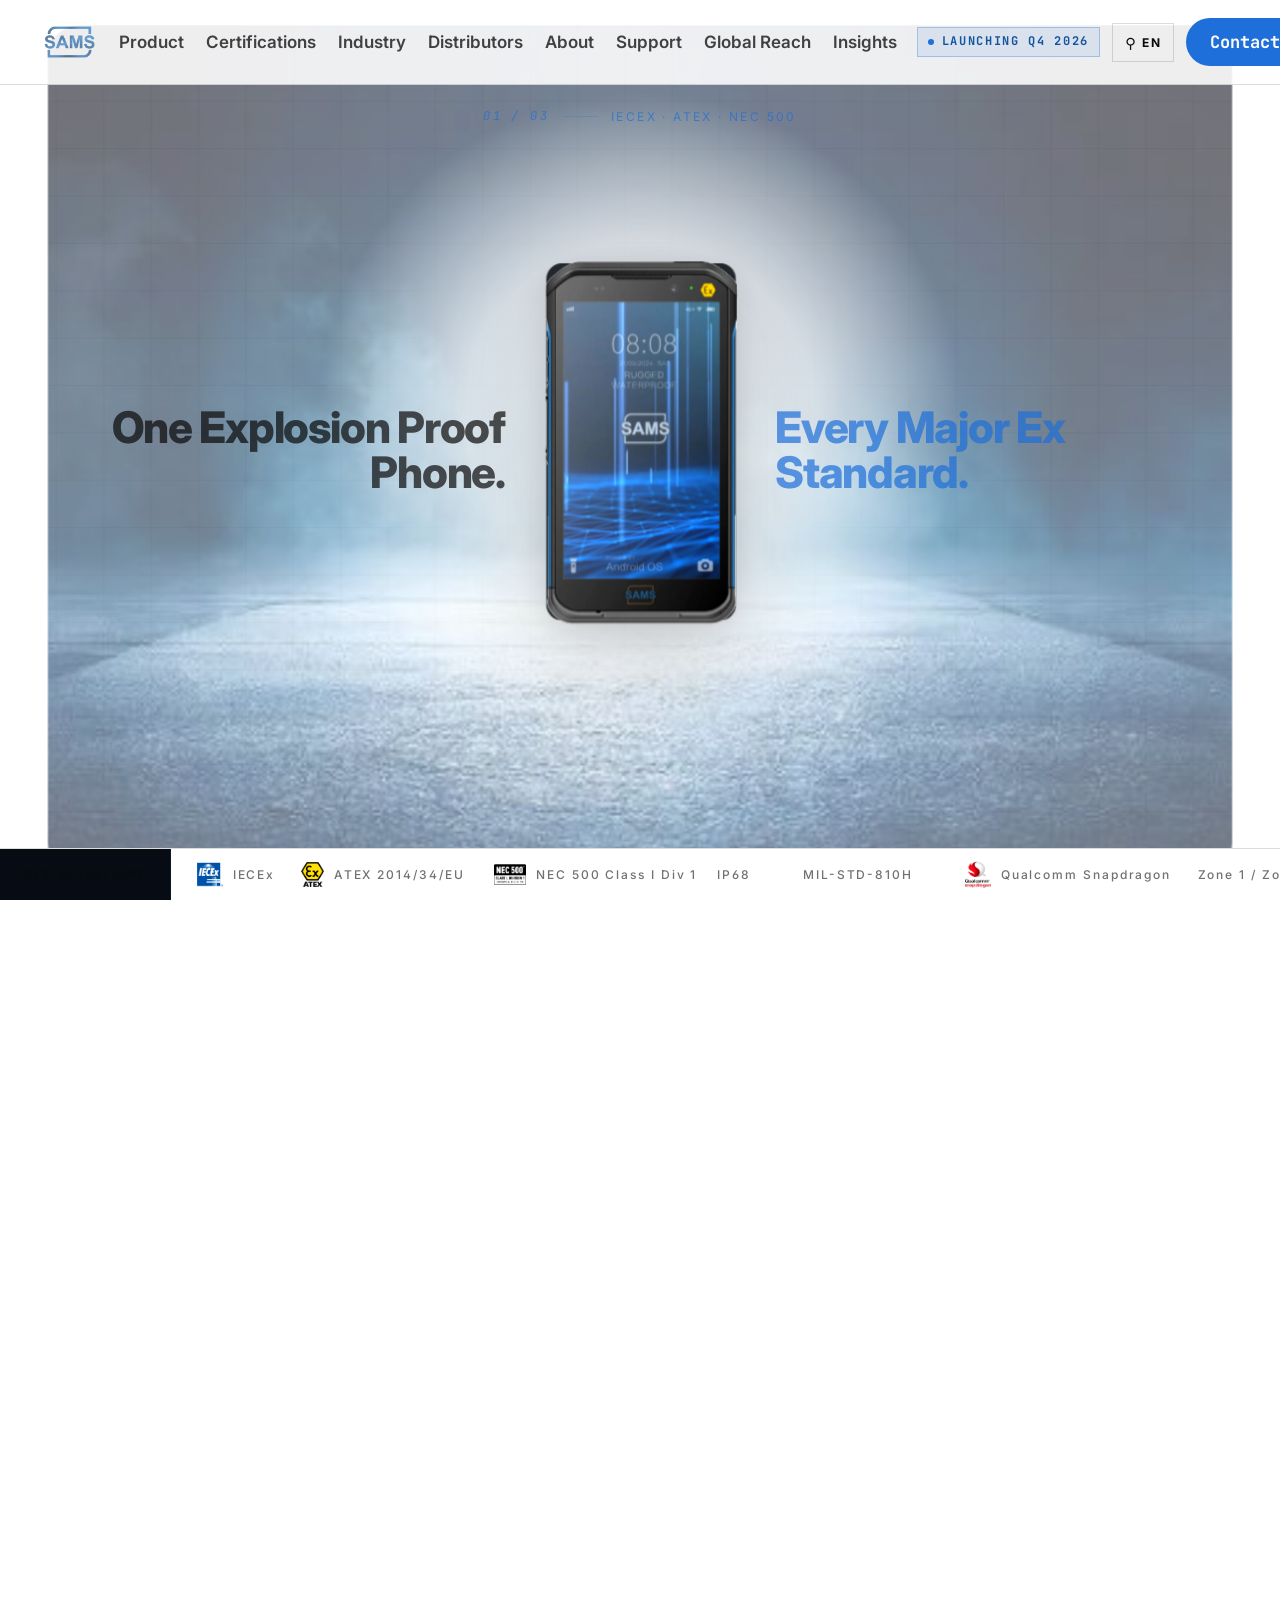
<file: hero/index.html>
<!DOCTYPE html>
<html lang="en-US">
<head>
	<meta charset="UTF-8">
	<meta http-equiv="Content-Security-Policy" content="upgrade-insecure-requests">
	<meta name="viewport" content="width=device-width, initial-scale=1, viewport-fit=cover">
	<meta name="theme-color" content="#ffffff">
	<link rel="profile" href="https://gmpg.org/xfn/11">
	<script>document.documentElement.className += ' js';</script>
	<title>SAMS Mobile — Explosion Proof Smartphones for Zone 1 / 21</title>
<meta name='robots' content='noindex, nofollow' />

<!-- SAMS Mobile SEO -->
<meta name="description" content="SAMS Mobile builds the Smart Ex-04 — a Qualcomm-powered explosion proof, intrinsically safe smartphone for Zone 1 / Zone 21 hazardous areas, designed for IECEx, ATEX and NEC 500 certification. Launching Q4 2026.">
<meta property="og:locale" content="en-US">
<meta property="og:type" content="website">
<meta property="og:site_name" content="SAMS Mobile">
<meta property="og:title" content="SAMS Mobile — Explosion Proof Smartphones for Zone 1 / 21">
<meta property="og:description" content="SAMS Mobile builds the Smart Ex-04 — a Qualcomm-powered explosion proof, intrinsically safe smartphone for Zone 1 / Zone 21 hazardous areas, designed for IECEx, ATEX and NEC 500 certification. Launching Q4 2026.">
<meta property="og:url" content="https://sams-mobile.com/">
<meta property="og:image" content="assets/img/phone.jpg">
<meta property="og:image:alt" content="SAMS Smart Ex-04 intrinsically safe smartphone">
<meta name="twitter:card" content="summary_large_image">
<meta name="twitter:title" content="SAMS Mobile — Explosion Proof Smartphones for Zone 1 / 21">
<meta name="twitter:description" content="SAMS Mobile builds the Smart Ex-04 — a Qualcomm-powered explosion proof, intrinsically safe smartphone for Zone 1 / Zone 21 hazardous areas, designed for IECEx, ATEX and NEC 500 certification. Launching Q4 2026.">
<meta name="twitter:image" content="assets/img/phone.jpg">
<!-- /SAMS Mobile SEO -->

<link rel='dns-prefetch' href='//fonts.googleapis.com' />
<link href='https://fonts.googleapis.com' rel='preconnect' />
<link href='https://fonts.gstatic.com' crossorigin rel='preconnect' />

<!-- SAMS language alternates -->
<link rel="alternate" hreflang="en" href="https://sams-mobile.com/">
<link rel="alternate" hreflang="ar" href="https://sams-mobile.com/ar/">
<link rel="alternate" hreflang="de" href="https://sams-mobile.com/de/">
<link rel="alternate" hreflang="fr" href="https://sams-mobile.com/fr/">
<link rel="alternate" hreflang="es" href="https://sams-mobile.com/es/">
<link rel="alternate" hreflang="pt" href="https://sams-mobile.com/pt/">
<link rel="alternate" hreflang="ru" href="https://sams-mobile.com/ru/">
<link rel="alternate" hreflang="th" href="https://sams-mobile.com/th/">
<link rel="alternate" hreflang="x-default" href="https://sams-mobile.com/">
<link rel="icon" type="image/png" href="assets/img/favicon.png">

<link rel='stylesheet' id='sams-fonts-css' href='https://fonts.googleapis.com/css2?family=Inter:wght@400;500;600;700;800&#038;family=JetBrains+Mono:wght@400;500;700&#038;family=Space+Grotesk:wght@500;700&#038;family=Outfit:wght@300;400;500;600&#038;display=swap' media='all' />
<link rel='stylesheet' id='sams-v3-css' href='assets/css/v3.css' media='all' />
<link rel='stylesheet' href='assets/css/hero-rotator.css'>
<link rel='stylesheet' href='assets/css/apple-ref.css'>
<link rel='stylesheet' href='assets/css/ref-motion.css'>
<link rel='stylesheet' href='assets/css/mono-theme.css'>
<link rel='stylesheet' href='assets/css/hero-cinema.css'>
<link rel='stylesheet' href='assets/css/light-redesign.css'>
<link rel='stylesheet' href='assets/css/phone-360.css'>
<link rel='stylesheet' href='assets/css/cert-logos.css'>
<link rel='stylesheet' href='assets/css/hero-grid.css'>


<style id="hud-callouts-css">
  /* The two HUD callouts (Certification Status, Zone Rating) start in the
     markup as .hud-panel/.hud-panel--top/.hud-panel--bot, but
     hero-cinema.js unconditionally rebuilds the whole hero into a
     "final grid" reveal and, as part of that, strips those classes and
     renames the wrapper divs to .hc__tile.hc__tile--7 and
     .hc__tile.hc__tile--8 (see the "2 .hud-panel -> the eight tiles of the
     final grid" comment in hero-cinema.js) -- .hud-panel itself never
     actually renders on this page. Their *inner* elements
     (.hud-panel__state, __rows, __big, __sub) keep their original classes
     untouched, so those selectors still work. Scoping this refinement to
     --7/--8 specifically (not the generic .hc__tile shared by all eight
     tiles) leaves the six spec clusters (tiles 1-6) as they are. Position,
     grid placement and the --hp-driven fly-in/opacity are all untouched --
     this is a look-and-feel pass on the two status tiles, not a rebuild. */
  .hc__tile--7, .hc__tile--8 {
    padding: 16px 18px !important;
    border-radius: 14px !important;
    background: linear-gradient(160deg, rgba(255, 255, 255, .08), rgba(255, 255, 255, .03)) !important;
    border-color: rgba(59, 130, 198, .32) !important;
    box-shadow: 0 18px 36px rgba(0, 0, 0, .24) !important;
  }
  .hc__grid.is-live .hc__tile--7:hover,
  .hc__grid.is-live .hc__tile--8:hover {
    border-color: rgba(59, 130, 198, .55) !important;
    background: linear-gradient(160deg, rgba(255, 255, 255, .11), rgba(255, 255, 255, .04)) !important;
  }
  .hc__tile--7 h4, .hc__tile--8 h4 {
    display: flex; align-items: center; gap: 7px;
    margin-bottom: 10px !important;
  }
  .hc__tile--7 h4::before, .hc__tile--8 h4::before {
    content: ""; width: 5px; height: 5px; border-radius: 50%;
    background: var(--accent); flex: none;
  }
  /* colours come from the theme tokens (light-redesign.css resolves --fg to
     near-black) - hard-coded white here is invisible on the white card */
  .hc__tile--7 .hud-panel__state {
    font-size: 13px !important; font-weight: 700 !important;
    letter-spacing: .01em !important; color: var(--fg) !important;
  }
  /* the three rows of "name + placeholder dot" that used to sit here are now
     the real certification marks; see .cert-marks in cert-logos.css */
  .hc__tile--8 .hud-panel__big { display: block; margin-top: 2px; }
  .hc__tile--8 .hud-panel__sub {
    margin-top: 4px !important; font-size: 10px !important;
    letter-spacing: .1em !important; text-transform: uppercase;
  }
</style>

<style id="responsive-css">
  /* This block loads after the stylesheets and used to carry the whole mobile
     hero layout, because light-redesign.css declares its desktop .hc__grid
     columns with !important BELOW its own max-width:900px block, so at phone
     widths the desktop grid still won.

     assets/css/hero-grid.css now owns that layout at every width - one flow
     grid, specs flanking the device on a phone exactly as on a desktop - so
     the rules that stacked the tiles into two columns, re-aligned them all to
     the left and moved the device by a vh guess have gone; they only fought
     it. What is left is the one fix that is still real: v3.css's mobile rules
     drop the certifications ticker into normal flow at the TOP of the still
     sticky hero stage, where it paints over the first line of the headline. */
  @media (max-width: 900px) {
    .hero .ticker {
      position: absolute !important; left: 0; right: 0; bottom: 0;
      margin-top: 0 !important; z-index: 5;
    }
  }
</style>

<link rel="canonical" href="https://sams-mobile.com/">
</head>

<body class="home wp-singular page-template-default page page-id-4 wp-embed-responsive wp-theme-sams-mobile sams-lang-en">

<a class="skip-link" href="#main">Skip to content</a>

<header>
  <nav class="nav" aria-label="Primary">
    <a class="nav__logo" href="https://sams-mobile.com/#top" aria-label="SAMS Mobile — home">
      <img src="assets/img/logo-blue.png" alt="SAMS Mobile" width="200" height="137">
    </a>

    <div class="nav__links">
              <a href="https://sams-mobile.com/smart-ex-04/">Product</a>
              <a href="https://sams-mobile.com/certifications/">Certifications</a>
              <a href="https://sams-mobile.com/industries/">Industry</a>
              <a href="https://sams-mobile.com/become-a-distributor/">Distributors</a>
              <a href="https://sams-mobile.com/about/">About</a>
              <a href="https://sams-mobile.com/support/">Support</a>
            <a href="https://sams-mobile.com/markets/">Global Reach</a>
      <a href="https://sams-mobile.com/insights/">Insights</a>
    </div>

    <div class="nav__actions">
      <span class="nav__badge">
        <span class="dot" aria-hidden="true"></span>
        <span>Status</span><b>Launching Q4 2026</b>
      </span>
      <div class="langsw langsw--nav"><button type="button" class="langsw__btn" aria-expanded="false" aria-haspopup="true" data-langsw><span class="langsw__globe" aria-hidden="true">&#9906;</span><span class="langsw__code">EN</span><span class="screen-reader-text">Choose a language</span></button><div class="langsw__list" role="menu" aria-label="Language"><a role="menuitem" href="https://sams-mobile.com/" hreflang="en" lang="en" aria-current="true" class="is-on"><i>EN</i>English</a><a role="menuitem" href="https://sams-mobile.com/ar/" hreflang="ar" lang="ar"><i>AR</i>العربية</a><a role="menuitem" href="https://sams-mobile.com/de/" hreflang="de" lang="de"><i>DE</i>Deutsch</a><a role="menuitem" href="https://sams-mobile.com/fr/" hreflang="fr" lang="fr"><i>FR</i>Français</a><a role="menuitem" href="https://sams-mobile.com/es/" hreflang="es" lang="es"><i>ES</i>Español</a><a role="menuitem" href="https://sams-mobile.com/pt/" hreflang="pt" lang="pt"><i>PT</i>Português</a><a role="menuitem" href="https://sams-mobile.com/ru/" hreflang="ru" lang="ru"><i>RU</i>Русский</a><a role="menuitem" href="https://sams-mobile.com/th/" hreflang="th" lang="th"><i>TH</i>ไทย</a></div></div>      <button type="button" class="btn btn--solid nav__contact" data-open-contact>Contact</button>
    </div>

    <button type="button" class="nav__burger" data-burger aria-label="Toggle menu" aria-expanded="false" aria-controls="sams-mobile-menu">
      <svg viewBox="0 0 24 24" fill="none" stroke="currentColor" stroke-width="2" aria-hidden="true"><line x1="3" y1="6" x2="21" y2="6"/><line x1="3" y1="12" x2="21" y2="12"/><line x1="3" y1="18" x2="21" y2="18"/></svg>
    </button>
  </nav>

  <div class="mobile-menu" id="sams-mobile-menu" data-mobile-menu>
    <div class="mobile-menu__inner">
              <a href="https://sams-mobile.com/smart-ex-04/">Product</a>
              <a href="https://sams-mobile.com/certifications/">Certifications</a>
              <a href="https://sams-mobile.com/industries/">Industry</a>
              <a href="https://sams-mobile.com/become-a-distributor/">Distributors</a>
              <a href="https://sams-mobile.com/about/">About</a>
              <a href="https://sams-mobile.com/support/">Support</a>
            <a href="https://sams-mobile.com/markets/">Global Reach</a>
      <a href="https://sams-mobile.com/insights/">Insights</a>
      <button type="button" data-open-contact>Contact Us</button>
      <div class="langsw langsw--menu" role="group" aria-label="Choose a language"><a href="https://sams-mobile.com/" hreflang="en" lang="en" aria-current="true" class="is-on">English</a><a href="https://sams-mobile.com/ar/" hreflang="ar" lang="ar">العربية</a><a href="https://sams-mobile.com/de/" hreflang="de" lang="de">Deutsch</a><a href="https://sams-mobile.com/fr/" hreflang="fr" lang="fr">Français</a><a href="https://sams-mobile.com/es/" hreflang="es" lang="es">Español</a><a href="https://sams-mobile.com/pt/" hreflang="pt" lang="pt">Português</a><a href="https://sams-mobile.com/ru/" hreflang="ru" lang="ru">Русский</a><a href="https://sams-mobile.com/th/" hreflang="th" lang="th">ไทย</a></div>    </div>
  </div>
</header>

<main id="main">

<!-- ================================================================ HERO -->
<section class="hero" id="top" aria-label="SAMS Smart Ex-04">
  <div class="hero__stage">
    <img class="hero__bg" src="assets/img/bg-main2.webp" alt="" aria-hidden="true">
    <div class="hero__vignette" aria-hidden="true"></div>
    <div class="hero__grid" aria-hidden="true"></div>
    <div class="hero__word" aria-hidden="true">EX-04</div>

    <div class="hero__glow" aria-hidden="true"></div>
    <div class="hero__ring" aria-hidden="true"></div>

    <div class="turntable">
      <img src="assets/img/phone-front.webp" alt="SAMS Smart Ex-04 — front view" width="722" height="1356" loading="lazy">
      <img src="assets/img/phone-right.webp" alt="" aria-hidden="true" width="272" height="1352" loading="lazy">
      <img src="assets/img/phone-back-clean.webp" alt="" aria-hidden="true" width="726" height="1356" loading="lazy">
      <img src="assets/img/phone-left.webp" alt="" aria-hidden="true" width="272" height="1352" loading="lazy">
    </div>

        <!-- stage 1 -->
    <div class="hero__layer hero__layer--1">
      <div class="hero__copy is-on" data-hero-copy="0">
        <div class="hero__meta"><i>01 / 03</i><em aria-hidden="true"></em><span>IECEx · ATEX · NEC 500</span></div>
        <h1>One Explosion Proof Phone.<br><span class="accent">Every Major Ex Standard.</span></h1>
        <p>An intrinsically safe Android for Zone 1 and Zone 21, engineered to IECEx, ATEX and NEC 500 &mdash; the three systems that between them open hazardous-area sites across Europe, the Gulf, the Americas and Asia. Certification is underway with TÜV in Germany, ahead of the Q4 2026 launch.</p>
        <div class="hero__cta">
          <a class="btn btn--solid" href="#anatomy">Explore the Device →</a>
          <a class="btn btn--ghost" href="#certs">View Certifications</a>
        </div>
      </div>
      <div></div>
    </div>

        <!-- stage 2 -->
    <div class="hero__layer hero__layer--2">
      <div></div>
      <div class="hero__copy hero__copy--right" data-hero-copy="1">
        <div class="hero__meta"><span>Qualcomm Snapdragon Inside</span><em aria-hidden="true"></em><i>02 / 03</i></div>
        <h2>Enterprise Power.<br><span class="accent">Explosive Safety.</span></h2>
        <p>Powered by a Qualcomm Snapdragon octa-core platform — flagship-class performance, engineered intrinsically safe for hazardous areas where standard smartphones can't go.</p>
      </div>
    </div>

        <!-- stage 3 -->
    <div class="hero__layer hero__layer--3">
      <div class="hero__copy" data-hero-copy="2">
        <div class="hero__meta"><i>03 / 03</i><em aria-hidden="true"></em><span>Launching Q4 2026</span></div>
        <h2>The Future of<br><span class="accent">Hazardous Area Comms.</span></h2>
        <p>SAMS Smart Ex-04 is redefining what an intrinsically safe device can be. Register your interest today.</p>
        <div class="hero__cta">
          <button type="button" class="btn btn--solid" data-open-contact>Register Interest →</button>
        </div>
      </div>
      <div></div>
    </div>

        <!-- Stage 2 HUD cluster (device swings left) -->
    <div class="hud-stage hud-stage--accent hud-stage--left hud-stage--t1" data-hud-stage="1" aria-hidden="true">
      <span class="hud-stage__lead"></span>
      <h4>Processor</h4>
      <div class="hud-stage__state"><span class="dot dot--accent"></span>SNAPDRAGON</div>
      <div class="hud-stage__segs" style="grid-template-columns:repeat(8,1fr)"><span></span><span></span><span></span><span></span><span></span><span></span><span></span><span></span></div>
      <div class="hud-stage__foot"><span>Octa-core</span><b>8 / 8</b></div>
    </div>
    <div class="hud-stage hud-stage--left hud-stage--t2 hud-stage--r2" data-hud-stage="1" aria-hidden="true">
      <span class="hud-stage__lead"></span>
      <h4>Battery</h4>
      <div class="hud-stage__figure"><b>4,000</b><span>mAh</span></div>
      <div class="hud-stage__bar"><i style="width:100%"></i></div>
      <div class="hud-stage__foot"><span>Li-Polymer</span><span>Full shift</span></div>
    </div>
    <div class="hud-stage hud-stage--left hud-stage--t3 hud-stage--r3" data-hud-stage="1" aria-hidden="true">
      <span class="hud-stage__lead"></span>
      <h4>Ingress Protection</h4>
      <div class="hud-stage__title"><b>IP68</b><span>SEALED</span></div>
      <div class="hud-stage__rows">
                <div><span>Dust</span><b>6 / 6 tight</b></div>
                <div><span>Water</span><b>8 · immersion</b></div>
              </div>
    </div>

        <!-- Stage 3 HUD cluster (device swings right) -->
    <div class="hud-stage hud-stage--accent hud-stage--right hud-stage--t1" data-hud-stage="2" aria-hidden="true">
      <span class="hud-stage__lead"></span>
      <h4>Launch Window</h4>
      <div class="hud-stage__state"><span class="dot dot--ok"></span>Q4 2026</div>
      <div class="hud-stage__segs hud-stage__segs--thin" style="grid-template-columns:repeat(4,1fr)"><span></span><span></span><span></span><span class="off"></span></div>
      <div class="hud-stage__foot"><span>Q1 · Q2 · Q3</span><b>Q4 →</b></div>
    </div>
    <div class="hud-stage hud-stage--right hud-stage--t2 hud-stage--r2" data-hud-stage="2" aria-hidden="true">
      <span class="hud-stage__lead"></span>
      <h4>Connectivity</h4>
      <div class="chips"><span class="chip">4G LTE</span><span class="chip">Wi-Fi</span><span class="chip">BT</span><span class="chip">NFC</span></div>
      <div class="hud-stage__foot"><span>GNSS</span><span style="color:#fff">GPS · GLONASS · BeiDou · Galileo</span></div>
    </div>
    <div class="hud-stage hud-stage--right hud-stage--t3 hud-stage--r3" data-hud-stage="2" aria-hidden="true">
      <span class="hud-stage__lead"></span>
      <h4>Platform</h4>
      <div class="hud-stage__title"><b class="sm">Android 16</b></div>
      <div class="hud-stage__rows">
                <div><span>Camera</span><b>50 MP · PDAF</b></div>
                <div><span>Management</span><b>Enterprise</b></div>
              </div>
    </div>

    <!-- HUD callouts -->
    <div class="hud-panel hud-panel--top" aria-hidden="true">
      <h4>Certification Status</h4>
      <div class="hud-panel__state"><span class="dot"></span>IN PROGRESS</div>
      <div class="cert-marks">
        <img class="cert-mark cert-mark--atex"  src="assets/img/atex.png"    alt="ATEX"  width="221" height="255">
        <img class="cert-mark cert-mark--iecex" src="assets/img/iecex.png"   alt="IECEx" width="260" height="249">
        <img class="cert-mark cert-mark--nec"   src="assets/img/nec-500.png" alt="NEC 500 Class I, Division 1" width="303" height="198">
      </div>
    </div>
    <div class="hud-panel hud-panel--bot" aria-hidden="true">
      <h4>Zone Rating</h4>
      <div class="hud-panel__big">1/21</div>
      <div class="hud-panel__sub">Gas · Dust · Vapour</div>
    </div>

    <div class="hero__progress" aria-hidden="true">
      <span>Scroll to rotate</span>
      <span class="meter"><i></i></span>
    </div>

    <div class="ticker" aria-hidden="true">
      <span class="ticker__label">Certifications</span>
      <div class="ticker__track">
                <span><img class="cert-mark cert-mark--iecex" src="assets/img/iecex.png" alt="" width="260" height="249">IECEx</span><span><img class="cert-mark cert-mark--atex" src="assets/img/atex.png" alt="" width="221" height="255">ATEX 2014/34/EU</span><span><img class="cert-mark cert-mark--nec" src="assets/img/nec-500.png" alt="" width="303" height="198">NEC 500 Class I Div 1</span><span>IP68</span><span>MIL-STD-810H</span><span><img class="cert-mark cert-mark--snapdragon" src="assets/img/qualcomm-snapdragon.png" alt="" width="231" height="252">Qualcomm Snapdragon</span><span>Zone 1 / Zone 21</span><span><img class="cert-mark cert-mark--android" src="assets/img/android-enterprise.png" alt="" width="193" height="271">Android 16</span>                <span><img class="cert-mark cert-mark--iecex" src="assets/img/iecex.png" alt="" width="260" height="249">IECEx</span><span><img class="cert-mark cert-mark--atex" src="assets/img/atex.png" alt="" width="221" height="255">ATEX 2014/34/EU</span><span><img class="cert-mark cert-mark--nec" src="assets/img/nec-500.png" alt="" width="303" height="198">NEC 500 Class I Div 1</span><span>IP68</span><span>MIL-STD-810H</span><span><img class="cert-mark cert-mark--snapdragon" src="assets/img/qualcomm-snapdragon.png" alt="" width="231" height="252">Qualcomm Snapdragon</span><span>Zone 1 / Zone 21</span><span><img class="cert-mark cert-mark--android" src="assets/img/android-enterprise.png" alt="" width="193" height="271">Android 16</span>              </div>
    </div>
  </div>
</section>

</main>

<!-- ====================================================== CONTACT DRAWER -->
<div class="drawer-overlay" data-drawer-overlay></div>
<aside class="drawer" id="contact" data-drawer aria-hidden="true" aria-label="Contact SAMS">
  <div class="drawer__head">
    <div>
      <div class="drawer__kicker">Secure Channel</div>
      <div class="drawer__title">Contact SAMS</div>
    </div>
    <button type="button" class="drawer__close" data-close-contact aria-label="Close">×</button>
  </div>

  <a class="drawer__mail" href="mailto:info@sams-mobile.com">info@sams-mobile.com</a>

  <form class="form" method="post" action="#" data-standalone-form>
    <input type="hidden" name="action" value="sams_form">
    <input type="hidden" name="sams_form_type" value="contact">
    <input type="hidden" name="sams_lang" value="en">
    <input type="hidden" id="sams_nonce" name="sams_nonce" value="4687c2aa19" /><input type="hidden" name="_wp_http_referer" value="/" />    <p class="hp"><label>Leave this field empty<input type="text" name="sams_website" tabindex="-1" autocomplete="off"></label></p>
        <label class="field">Full Name<input type="text" name="name" placeholder="Your full name" required autocomplete="name"></label>
    <label class="field">Email<input type="email" name="email" placeholder="your@email.com" required autocomplete="email"></label>
    <label class="field">Company<input type="text" name="company" placeholder="Company name" autocomplete="organization"></label>
    <label class="field">Industry      <select name="industry">
        <option value="">Select industry</option>
        <option>Oil &amp; Gas</option><option>Petrochemical</option><option>Mining</option><option>Chemical</option><option>Power Generation</option><option>Marine &amp; Offshore</option><option>Pharmaceutical</option><option>Other</option>      </select>
    </label>
    <label class="field">Message<textarea name="message" rows="4" placeholder="Tell us about your requirements..."></textarea></label>
    <button type="submit" class="btn btn--solid">Submit Enquiry &rarr;</button>
  </form>
</aside>

<script id="sams-v3-js" src="assets/js/v3-smooth.js"></script>

<script>
/* Standalone copy: no WordPress behind it, so intercept submits. */
document.addEventListener('submit', function (e) {
  var f = e.target.closest('[data-standalone-form]');
  if (!f) return;
  e.preventDefault();
  var note = f.querySelector('.standalone-note') || document.createElement('p');
  note.className = 'standalone-note';
  note.style.cssText = 'margin:14px 0 0;color:#34d399;font-size:13px;';
  note.textContent = 'Demo copy — form submission is disabled in the standalone build.';
  f.appendChild(note);
}, true);
</script>
<script src="assets/js/hero-cinema.js"></script>
</body>
</html>
</file>
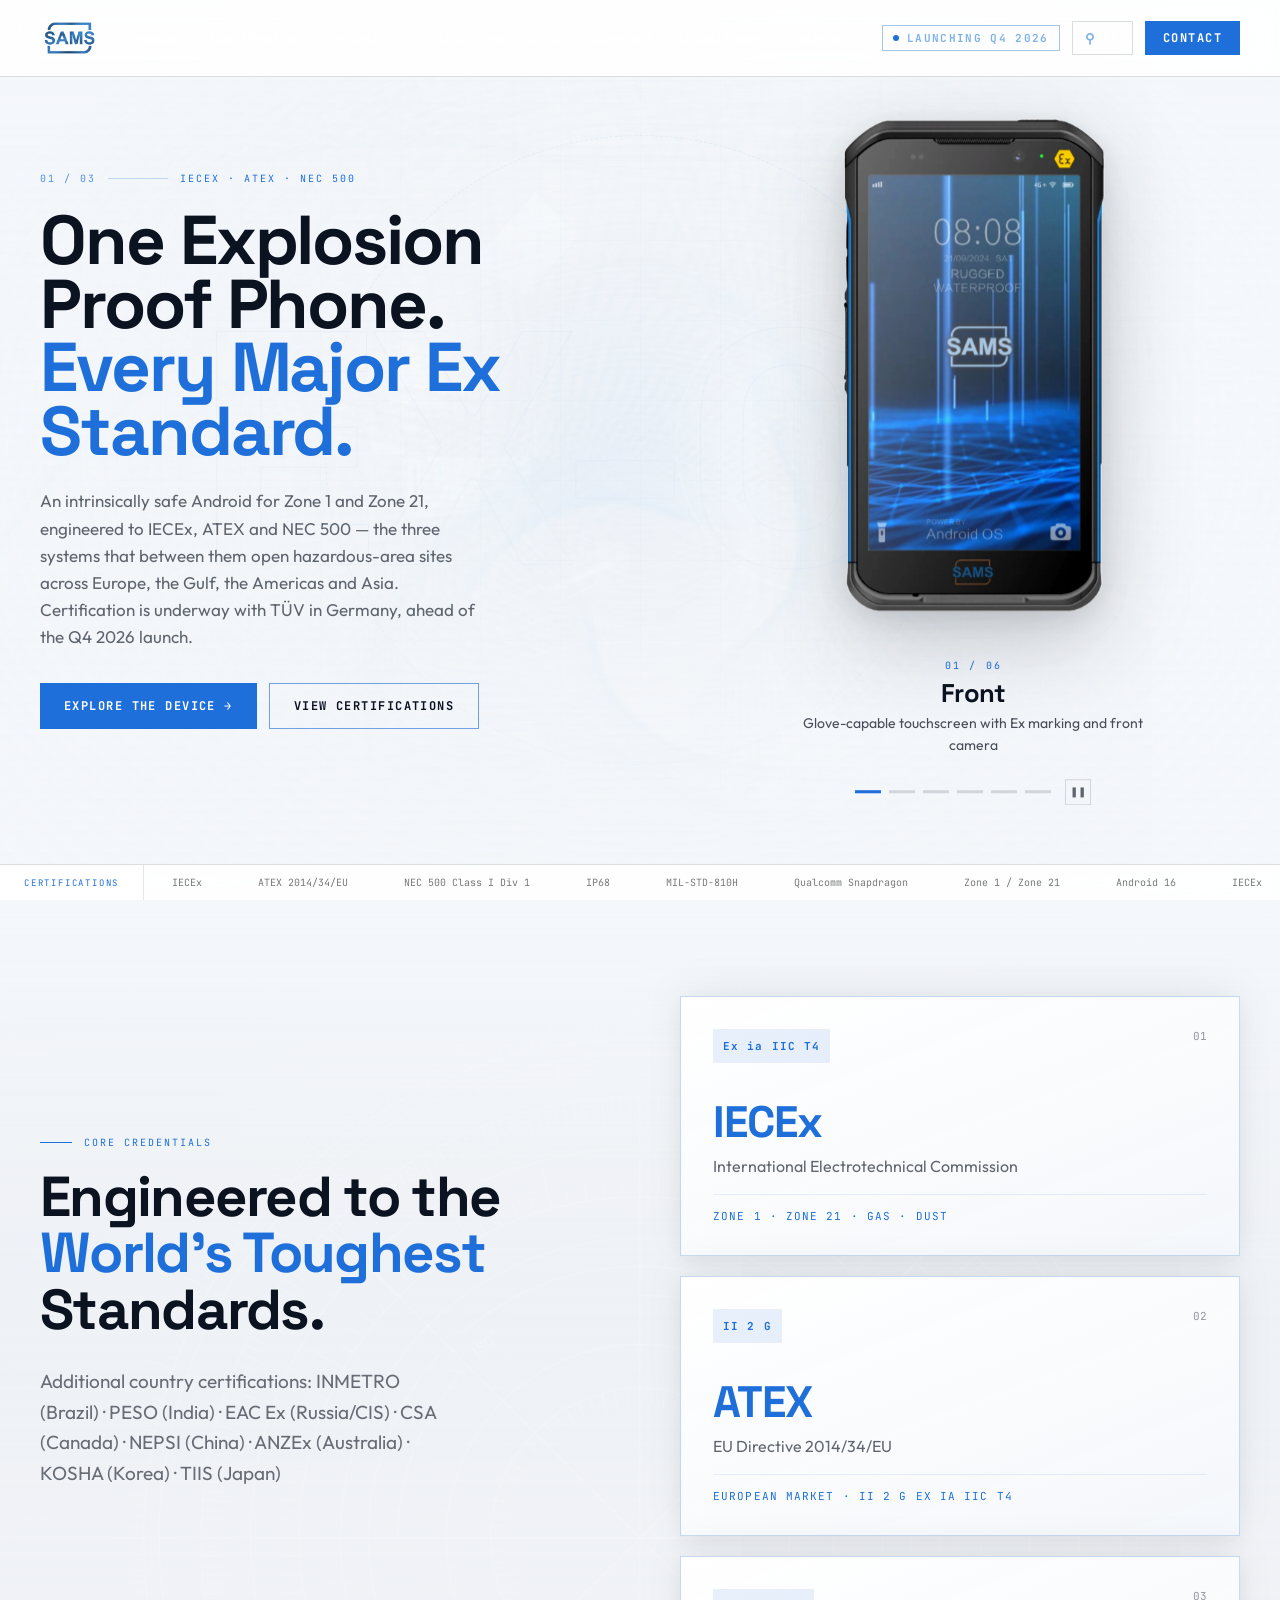
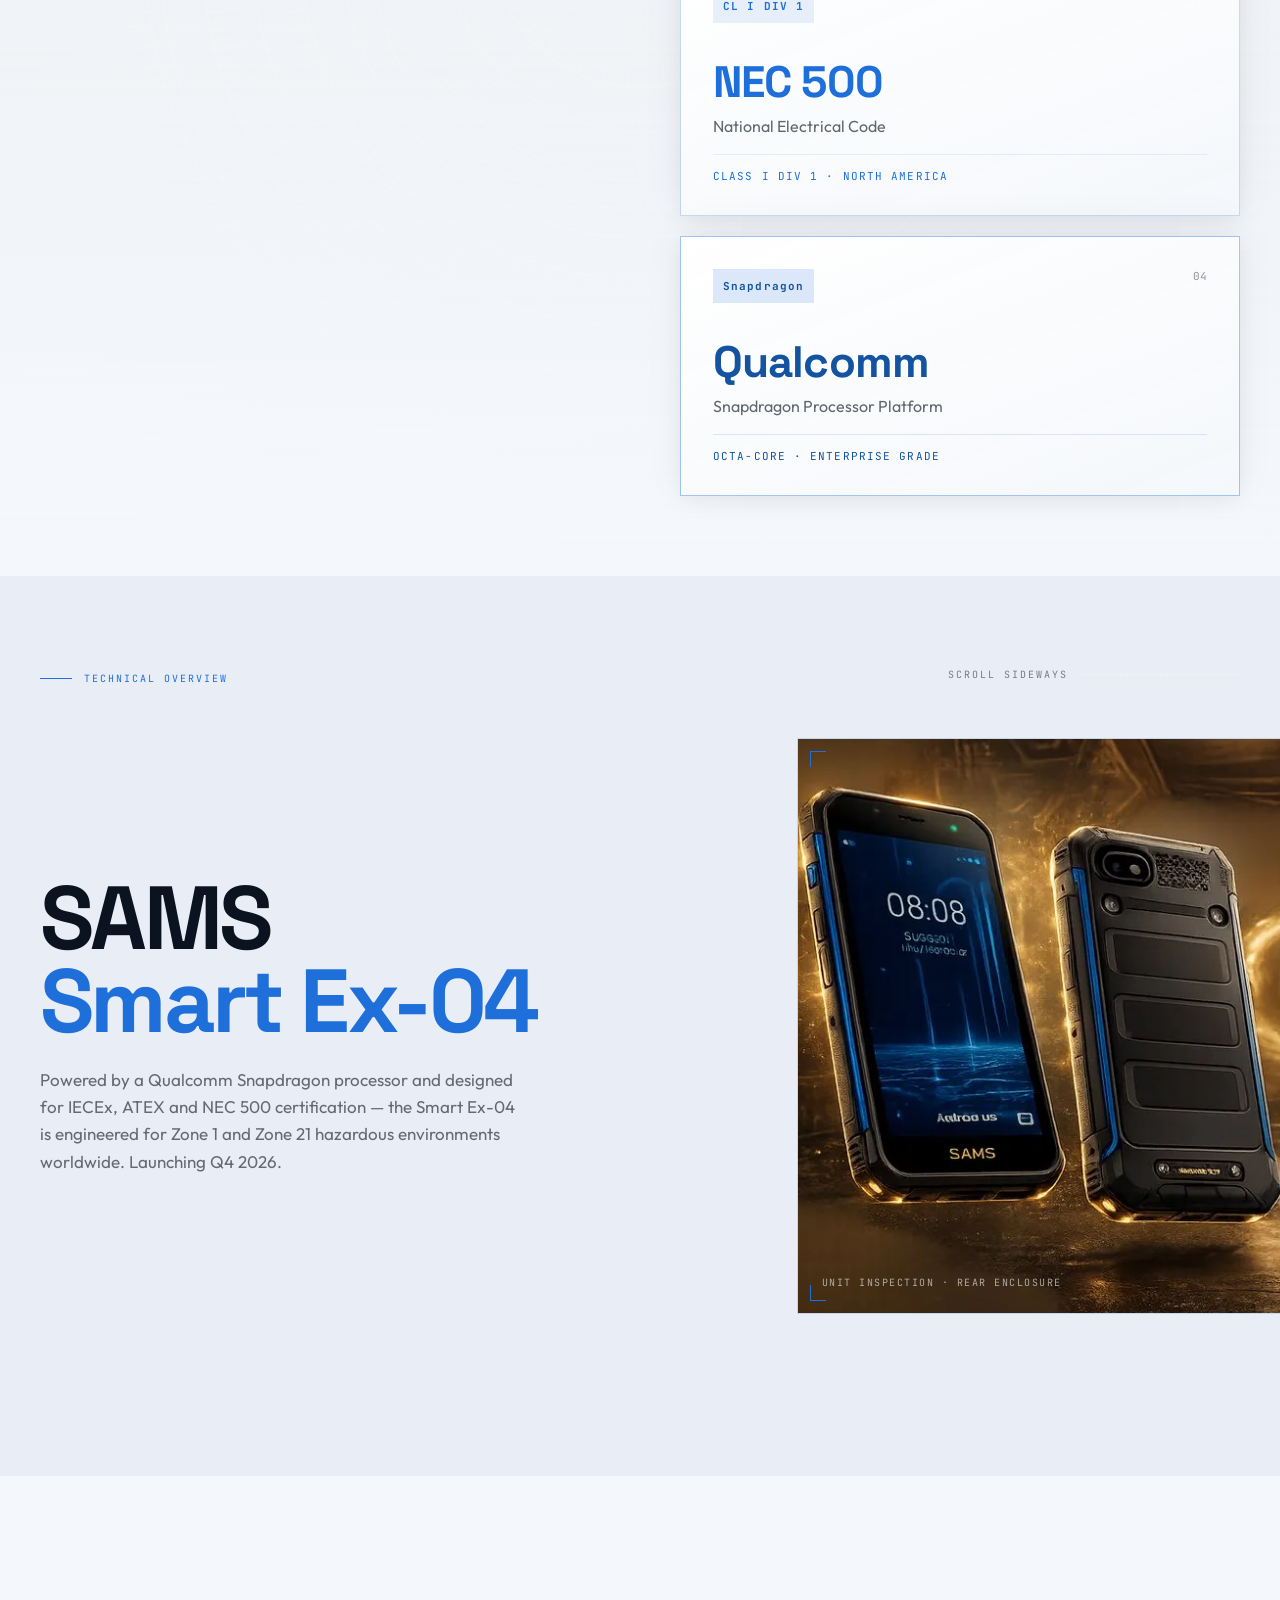
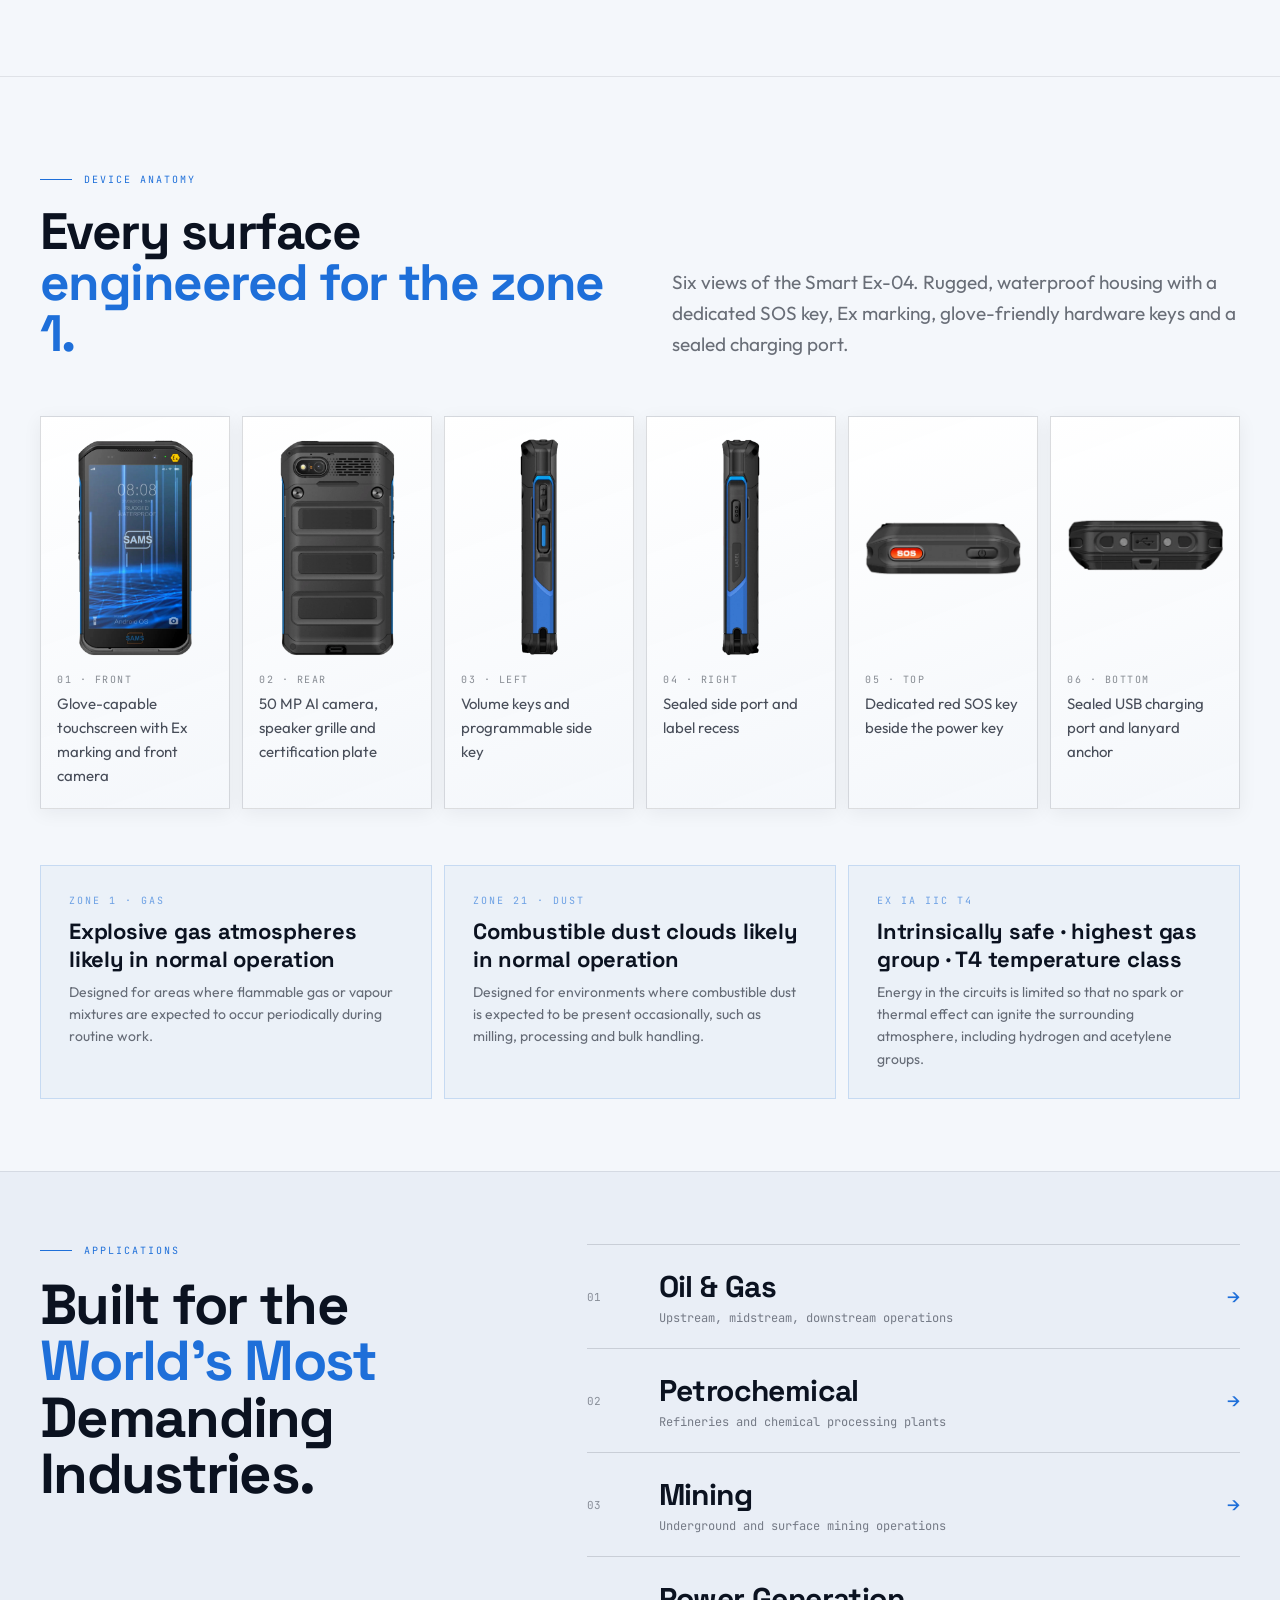
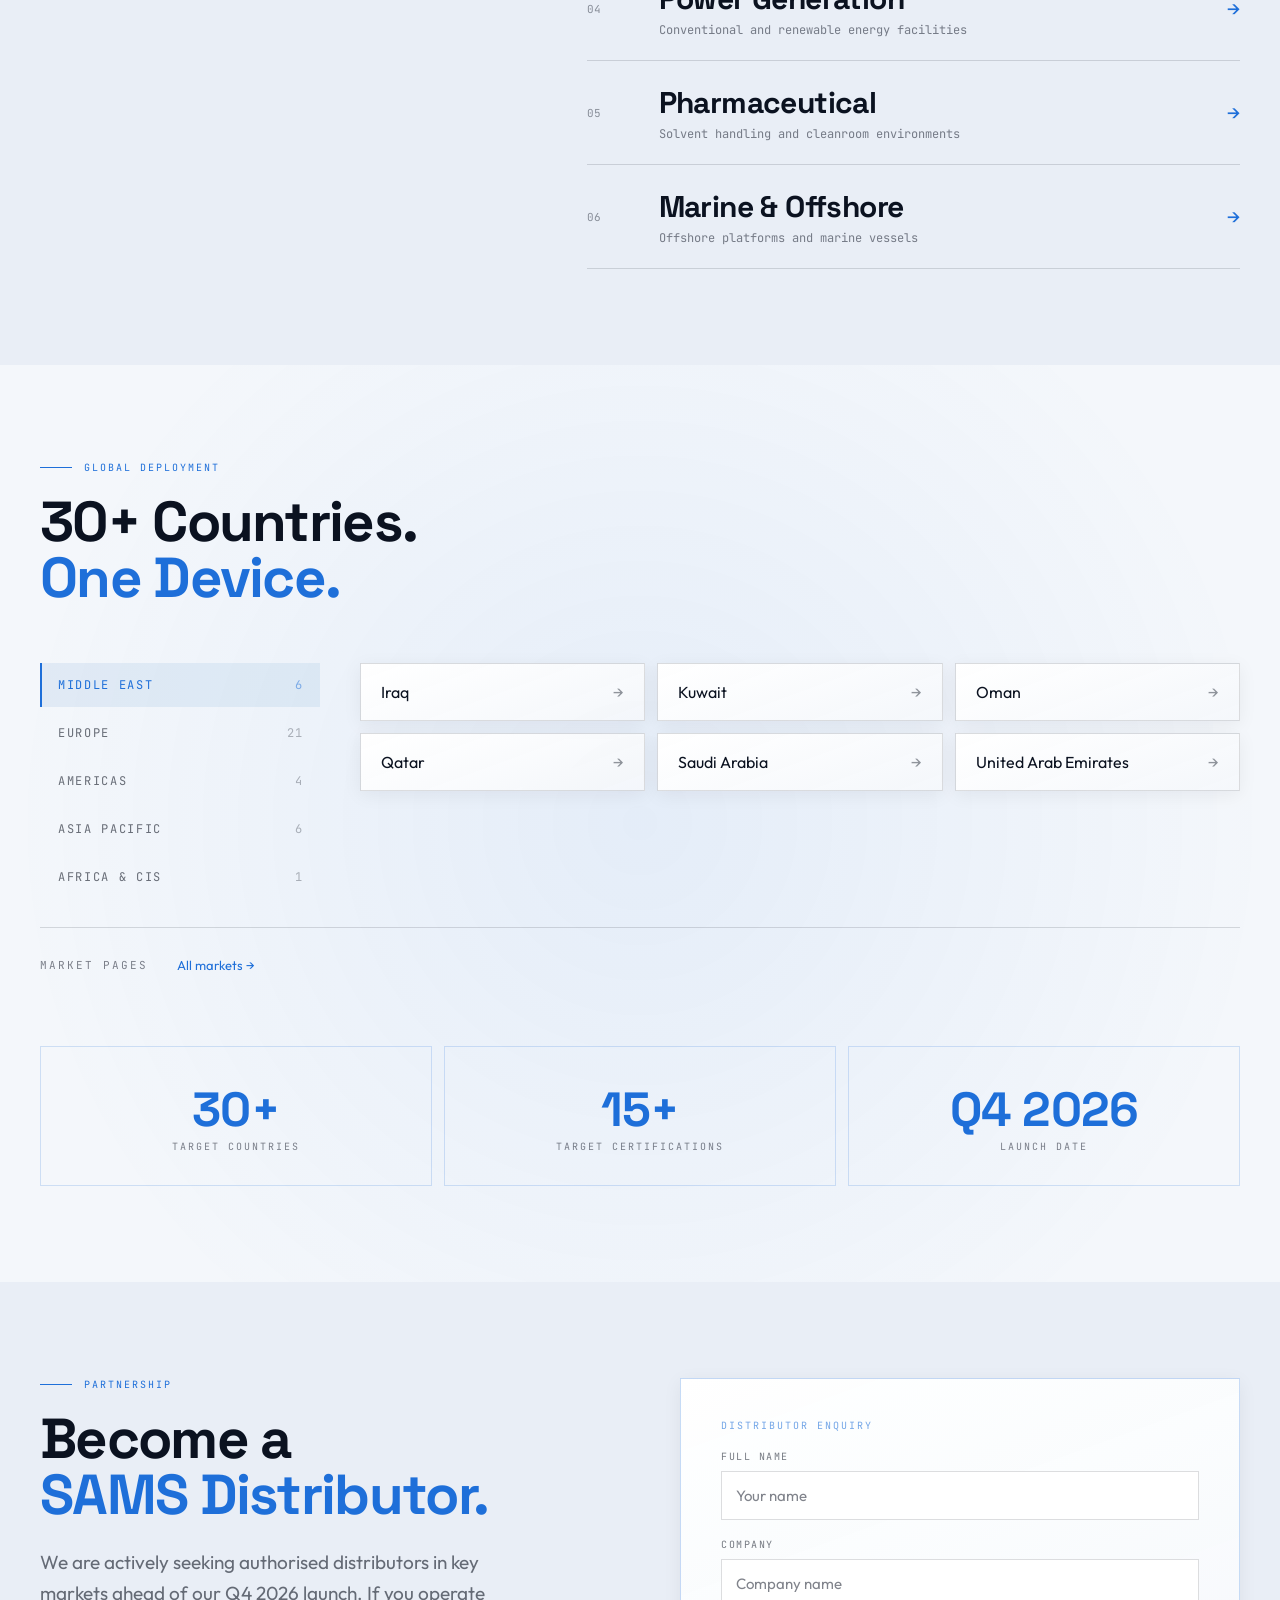
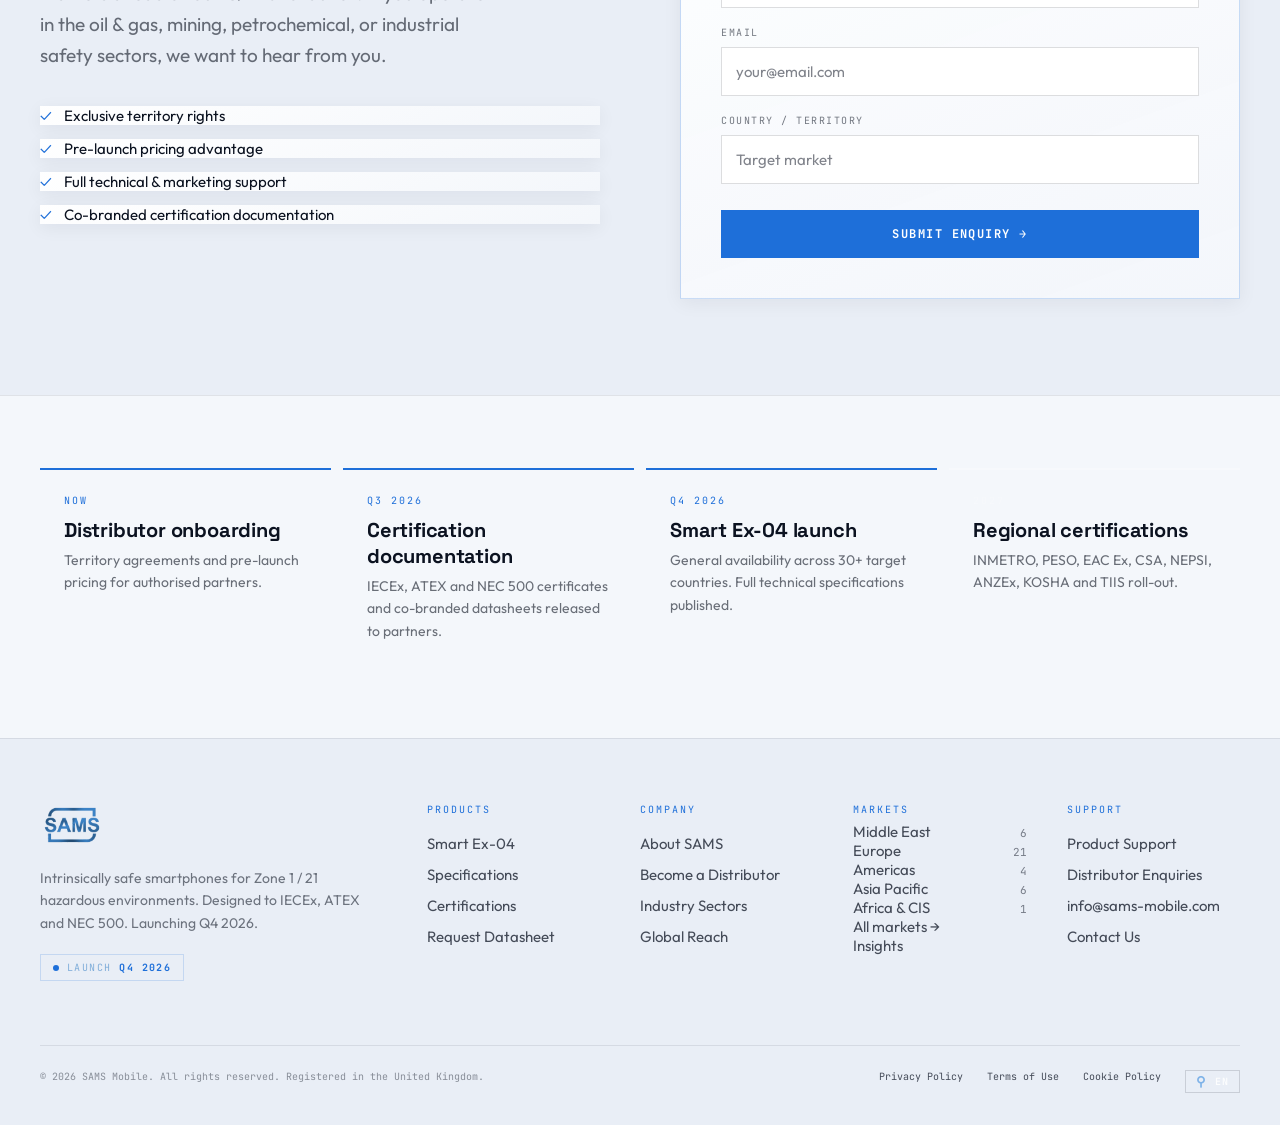
<file: index-hero.html>
<!DOCTYPE html>
<html lang="en-US">
<head>
	<meta charset="UTF-8">
	<meta http-equiv="Content-Security-Policy" content="upgrade-insecure-requests">
	<meta name="viewport" content="width=device-width, initial-scale=1, viewport-fit=cover">
	<meta name="theme-color" content="#F4F7FB">
	<link rel="profile" href="https://gmpg.org/xfn/11">
	<script>document.documentElement.className += ' js';</script>
	<title>SAMS Mobile — Explosion Proof Smartphones for Zone 1 / 21</title>
<meta name='robots' content='noindex, nofollow' />

<!-- SAMS Mobile SEO -->
<meta name="description" content="SAMS Mobile builds the Smart Ex-04 — a Qualcomm-powered explosion proof, intrinsically safe smartphone for Zone 1 / Zone 21 hazardous areas, designed for IECEx, ATEX and NEC 500 certification. Launching Q4 2026.">
<meta property="og:locale" content="en-US">
<meta property="og:type" content="website">
<meta property="og:site_name" content="SAMS Mobile">
<meta property="og:title" content="SAMS Mobile — Explosion Proof Smartphones for Zone 1 / 21">
<meta property="og:description" content="SAMS Mobile builds the Smart Ex-04 — a Qualcomm-powered explosion proof, intrinsically safe smartphone for Zone 1 / Zone 21 hazardous areas, designed for IECEx, ATEX and NEC 500 certification. Launching Q4 2026.">
<meta property="og:url" content="https://sams-mobile.com/">
<meta property="og:image" content="assets/img/phone.jpg">
<meta property="og:image:alt" content="SAMS Smart Ex-04 intrinsically safe smartphone">
<meta name="twitter:card" content="summary_large_image">
<meta name="twitter:title" content="SAMS Mobile — Explosion Proof Smartphones for Zone 1 / 21">
<meta name="twitter:description" content="SAMS Mobile builds the Smart Ex-04 — a Qualcomm-powered explosion proof, intrinsically safe smartphone for Zone 1 / Zone 21 hazardous areas, designed for IECEx, ATEX and NEC 500 certification. Launching Q4 2026.">
<meta name="twitter:image" content="assets/img/phone.jpg">
<!-- /SAMS Mobile SEO -->

<link rel='dns-prefetch' href='//fonts.googleapis.com' />
<link href='https://fonts.googleapis.com' rel='preconnect' />
<link href='https://fonts.gstatic.com' crossorigin rel='preconnect' />

<!-- SAMS language alternates -->
<link rel="alternate" hreflang="en" href="https://sams-mobile.com/">
<link rel="alternate" hreflang="ar" href="https://sams-mobile.com/ar/">
<link rel="alternate" hreflang="de" href="https://sams-mobile.com/de/">
<link rel="alternate" hreflang="fr" href="https://sams-mobile.com/fr/">
<link rel="alternate" hreflang="es" href="https://sams-mobile.com/es/">
<link rel="alternate" hreflang="pt" href="https://sams-mobile.com/pt/">
<link rel="alternate" hreflang="ru" href="https://sams-mobile.com/ru/">
<link rel="alternate" hreflang="th" href="https://sams-mobile.com/th/">
<link rel="alternate" hreflang="x-default" href="https://sams-mobile.com/">
<link rel="icon" type="image/png" href="assets/img/favicon.png">

<link rel='stylesheet' id='sams-fonts-css' href='https://fonts.googleapis.com/css2?family=Space+Grotesk:wght@500;700&#038;family=JetBrains+Mono:wght@400;700&#038;family=Outfit:wght@300;400;500;600&#038;display=swap' media='all' />
<link rel='stylesheet' id='sams-v3-css' href='assets/css/v3.css'>
<link rel='stylesheet' href='assets/css/theme-light.css'>
<link rel='stylesheet' href='assets/css/smooth.css' media='all' />
<link rel='stylesheet' href='assets/css/hero-rotator.css'>

<link rel="canonical" href="https://sams-mobile.com/">
</head>

<body class="home wp-singular page-template-default page page-id-4 wp-embed-responsive wp-theme-sams-mobile sams-lang-en">

<a class="skip-link" href="#main">Skip to content</a>

<header>
  <nav class="nav" aria-label="Primary">
    <a class="nav__logo" href="https://sams-mobile.com/#top" aria-label="SAMS Mobile — home">
      <img src="assets/img/logo-blue.png" alt="SAMS Mobile" width="200" height="137">
    </a>

    <div class="nav__links">
              <a href="https://sams-mobile.com/smart-ex-04/">Product</a>
              <a href="https://sams-mobile.com/certifications/">Certifications</a>
              <a href="https://sams-mobile.com/industries/">Industry</a>
              <a href="https://sams-mobile.com/become-a-distributor/">Distributors</a>
              <a href="https://sams-mobile.com/about/">About</a>
              <a href="https://sams-mobile.com/support/">Support</a>
            <a href="https://sams-mobile.com/markets/">Global Reach</a>
      <a href="https://sams-mobile.com/insights/">Insights</a>
    </div>

    <div class="nav__actions">
      <span class="nav__badge">
        <span class="dot" aria-hidden="true"></span>
        <span>Status</span><b>Launching Q4 2026</b>
      </span>
      <div class="langsw langsw--nav"><button type="button" class="langsw__btn" aria-expanded="false" aria-haspopup="true" data-langsw><span class="langsw__globe" aria-hidden="true">&#9906;</span><span class="langsw__code">EN</span><span class="screen-reader-text">Choose a language</span></button><div class="langsw__list" role="menu" aria-label="Language"><a role="menuitem" href="https://sams-mobile.com/" hreflang="en" lang="en" aria-current="true" class="is-on"><i>EN</i>English</a><a role="menuitem" href="https://sams-mobile.com/ar/" hreflang="ar" lang="ar"><i>AR</i>العربية</a><a role="menuitem" href="https://sams-mobile.com/de/" hreflang="de" lang="de"><i>DE</i>Deutsch</a><a role="menuitem" href="https://sams-mobile.com/fr/" hreflang="fr" lang="fr"><i>FR</i>Français</a><a role="menuitem" href="https://sams-mobile.com/es/" hreflang="es" lang="es"><i>ES</i>Español</a><a role="menuitem" href="https://sams-mobile.com/pt/" hreflang="pt" lang="pt"><i>PT</i>Português</a><a role="menuitem" href="https://sams-mobile.com/ru/" hreflang="ru" lang="ru"><i>RU</i>Русский</a><a role="menuitem" href="https://sams-mobile.com/th/" hreflang="th" lang="th"><i>TH</i>ไทย</a></div></div>      <button type="button" class="btn btn--solid nav__contact" data-open-contact>Contact</button>
    </div>

    <button type="button" class="nav__burger" data-burger aria-label="Toggle menu" aria-expanded="false" aria-controls="sams-mobile-menu">
      <svg viewBox="0 0 24 24" fill="none" stroke="currentColor" stroke-width="2" aria-hidden="true"><line x1="3" y1="6" x2="21" y2="6"/><line x1="3" y1="12" x2="21" y2="12"/><line x1="3" y1="18" x2="21" y2="18"/></svg>
    </button>
  </nav>

  <div class="mobile-menu" id="sams-mobile-menu" data-mobile-menu>
    <div class="mobile-menu__inner">
              <a href="https://sams-mobile.com/smart-ex-04/">Product</a>
              <a href="https://sams-mobile.com/certifications/">Certifications</a>
              <a href="https://sams-mobile.com/industries/">Industry</a>
              <a href="https://sams-mobile.com/become-a-distributor/">Distributors</a>
              <a href="https://sams-mobile.com/about/">About</a>
              <a href="https://sams-mobile.com/support/">Support</a>
            <a href="https://sams-mobile.com/markets/">Global Reach</a>
      <a href="https://sams-mobile.com/insights/">Insights</a>
      <button type="button" data-open-contact>Contact Us</button>
      <div class="langsw langsw--menu" role="group" aria-label="Choose a language"><a href="https://sams-mobile.com/" hreflang="en" lang="en" aria-current="true" class="is-on">English</a><a href="https://sams-mobile.com/ar/" hreflang="ar" lang="ar">العربية</a><a href="https://sams-mobile.com/de/" hreflang="de" lang="de">Deutsch</a><a href="https://sams-mobile.com/fr/" hreflang="fr" lang="fr">Français</a><a href="https://sams-mobile.com/es/" hreflang="es" lang="es">Español</a><a href="https://sams-mobile.com/pt/" hreflang="pt" lang="pt">Português</a><a href="https://sams-mobile.com/ru/" hreflang="ru" lang="ru">Русский</a><a href="https://sams-mobile.com/th/" hreflang="th" lang="th">ไทย</a></div>    </div>
  </div>
</header>

<main id="main">

<!-- ================================================================ HERO -->
<section class="hero" id="top" aria-label="SAMS Smart Ex-04">
  <div class="hero__stage">
    <img class="hero__bg" src="assets/img/bg-main.webp" alt="" aria-hidden="true">
    <div class="hero__vignette" aria-hidden="true"></div>
    <div class="hero__grid" aria-hidden="true"></div>
    <div class="hero__word" aria-hidden="true">EX-04</div>

    <div class="hero__glow" aria-hidden="true"></div>
    <div class="hero__ring" aria-hidden="true"></div>

    <div class="turntable">
      <img src="assets/img/phone-front.webp" alt="SAMS Smart Ex-04 — front view" width="722" height="1356" fetchpriority="high">
      <img src="assets/img/phone-right.webp" alt="" aria-hidden="true" width="272" height="1352" loading="lazy">
      <img src="assets/img/phone-back-clean.webp" alt="" aria-hidden="true" width="726" height="1356" loading="lazy">
      <img src="assets/img/phone-left.webp" alt="" aria-hidden="true" width="272" height="1352" loading="lazy">
    </div>

        <!-- stage 1 -->
    <div class="hero__layer hero__layer--1">
      <div class="hero__copy is-on" data-hero-copy="0">
        <div class="hero__meta"><i>01 / 03</i><em aria-hidden="true"></em><span>IECEx · ATEX · NEC 500</span></div>
        <h1>One Explosion Proof Phone.<br><span class="accent">Every Major Ex Standard.</span></h1>
        <p>An intrinsically safe Android for Zone 1 and Zone 21, engineered to IECEx, ATEX and NEC 500 &mdash; the three systems that between them open hazardous-area sites across Europe, the Gulf, the Americas and Asia. Certification is underway with TÜV in Germany, ahead of the Q4 2026 launch.</p>
        <div class="hero__cta">
          <a class="btn btn--solid" href="#product">Explore the Device →</a>
          <a class="btn btn--ghost" href="#certs">View Certifications</a>
        </div>
      </div>
      <div></div>
    </div>

        <!-- stage 2 -->
    <div class="hero__layer hero__layer--2">
      <div></div>
      <div class="hero__copy hero__copy--right" data-hero-copy="1">
        <div class="hero__meta"><span>Qualcomm Snapdragon Inside</span><em aria-hidden="true"></em><i>02 / 03</i></div>
        <h2>Enterprise Power.<br><span class="accent">Explosive Safety.</span></h2>
        <p>Powered by a Qualcomm Snapdragon octa-core platform — flagship-class performance, engineered intrinsically safe for hazardous areas where standard smartphones can't go.</p>
      </div>
    </div>

        <!-- stage 3 -->
    <div class="hero__layer hero__layer--3">
      <div class="hero__copy" data-hero-copy="2">
        <div class="hero__meta"><i>03 / 03</i><em aria-hidden="true"></em><span>Launching Q4 2026</span></div>
        <h2>The Future of<br><span class="accent">Hazardous Area Comms.</span></h2>
        <p>SAMS Smart Ex-04 is redefining what an intrinsically safe device can be. Register your interest today.</p>
        <div class="hero__cta">
          <button type="button" class="btn btn--solid" data-open-contact>Register Interest →</button>
        </div>
      </div>
      <div></div>
    </div>

        <!-- Stage 2 HUD cluster (device swings left) -->
    <div class="hud-stage hud-stage--accent hud-stage--left hud-stage--t1" data-hud-stage="1" aria-hidden="true">
      <span class="hud-stage__lead"></span>
      <h4>Processor</h4>
      <div class="hud-stage__state"><span class="dot dot--accent"></span>SNAPDRAGON</div>
      <div class="hud-stage__segs" style="grid-template-columns:repeat(8,1fr)"><span></span><span></span><span></span><span></span><span></span><span></span><span></span><span></span></div>
      <div class="hud-stage__foot"><span>Octa-core</span><b>8 / 8</b></div>
    </div>
    <div class="hud-stage hud-stage--left hud-stage--t2 hud-stage--r2" data-hud-stage="1" aria-hidden="true">
      <span class="hud-stage__lead"></span>
      <h4>Battery</h4>
      <div class="hud-stage__figure"><b>4,000</b><span>mAh</span></div>
      <div class="hud-stage__bar"><i style="width:100%"></i></div>
      <div class="hud-stage__foot"><span>Li-Polymer</span><span>Full shift</span></div>
    </div>
    <div class="hud-stage hud-stage--left hud-stage--t3 hud-stage--r3" data-hud-stage="1" aria-hidden="true">
      <span class="hud-stage__lead"></span>
      <h4>Ingress Protection</h4>
      <div class="hud-stage__title"><b>IP68</b><span>SEALED</span></div>
      <div class="hud-stage__rows">
                <div><span>Dust</span><b>6 / 6 tight</b></div>
                <div><span>Water</span><b>8 · immersion</b></div>
              </div>
    </div>

        <!-- Stage 3 HUD cluster (device swings right) -->
    <div class="hud-stage hud-stage--accent hud-stage--right hud-stage--t1" data-hud-stage="2" aria-hidden="true">
      <span class="hud-stage__lead"></span>
      <h4>Launch Window</h4>
      <div class="hud-stage__state"><span class="dot dot--ok"></span>Q4 2026</div>
      <div class="hud-stage__segs hud-stage__segs--thin" style="grid-template-columns:repeat(4,1fr)"><span></span><span></span><span></span><span class="off"></span></div>
      <div class="hud-stage__foot"><span>Q1 · Q2 · Q3</span><b>Q4 →</b></div>
    </div>
    <div class="hud-stage hud-stage--right hud-stage--t2 hud-stage--r2" data-hud-stage="2" aria-hidden="true">
      <span class="hud-stage__lead"></span>
      <h4>Connectivity</h4>
      <div class="chips"><span class="chip">4G LTE</span><span class="chip">Wi-Fi</span><span class="chip">BT</span><span class="chip">NFC</span></div>
      <div class="hud-stage__foot"><span>GNSS</span><span style="color:#fff">GPS · GLONASS · BeiDou · Galileo</span></div>
    </div>
    <div class="hud-stage hud-stage--right hud-stage--t3 hud-stage--r3" data-hud-stage="2" aria-hidden="true">
      <span class="hud-stage__lead"></span>
      <h4>Platform</h4>
      <div class="hud-stage__title"><b class="sm">Android 16</b></div>
      <div class="hud-stage__rows">
                <div><span>Camera</span><b>50 MP · PDAF</b></div>
                <div><span>Management</span><b>Enterprise</b></div>
              </div>
    </div>

    <!-- HUD callouts -->
    <div class="hud-panel hud-panel--top" aria-hidden="true">
      <h4>Certification Status</h4>
      <div class="hud-panel__state"><span class="dot"></span>IN PROGRESS</div>
      <div class="hud-panel__rows">
                <div><span>IECEx</span><b>·</b></div>
                <div><span>ATEX</span><b>·</b></div>
                <div><span>NEC 500</span><b>·</b></div>
              </div>
    </div>
    <div class="hud-panel hud-panel--bot" aria-hidden="true">
      <h4>Zone Rating</h4>
      <div class="hud-panel__big">1/21</div>
      <div class="hud-panel__sub">Gas · Dust · Vapour</div>
    </div>

    <div class="hero__progress" aria-hidden="true">
      <span>Scroll to rotate</span>
      <span class="meter"><i></i></span>
    </div>

    <div class="ticker" aria-hidden="true">
      <span class="ticker__label">Certifications</span>
      <div class="ticker__track">
                <span>IECEx</span><span>ATEX 2014/34/EU</span><span>NEC 500 Class I Div 1</span><span>IP68</span><span>MIL-STD-810H</span><span>Qualcomm Snapdragon</span><span>Zone 1 / Zone 21</span><span>Android 16</span>                <span>IECEx</span><span>ATEX 2014/34/EU</span><span>NEC 500 Class I Div 1</span><span>IP68</span><span>MIL-STD-810H</span><span>Qualcomm Snapdragon</span><span>Zone 1 / Zone 21</span><span>Android 16</span>              </div>
    </div>
  </div>
</section>

<!-- ====================================================== CERTIFICATIONS -->
<section class="certs" id="certs" aria-labelledby="certs-title">
  <img class="certs__bg" src="assets/img/bg-cert.webp" alt="" aria-hidden="true" loading="lazy">
  <div class="certs__fade" aria-hidden="true"></div>
  <div class="certs__inner wrap">
    <div class="certs__intro">
      <div class="eyebrow" data-reveal>Core Credentials</div>
      <h2 id="certs-title" data-reveal>Engineered to the<br><span class="accent">World&#039;s Toughest</span><br>Standards.</h2>
      <p class="lede" data-reveal>Additional country certifications: INMETRO (Brazil) · PESO (India) · EAC Ex (Russia/CIS) · CSA (Canada) · NEPSI (China) · ANZEx (Australia) · KOSHA (Korea) · TIIS (Japan)</p>
    </div>
    <div class="certs__stack">

      <article class="cert-card" style="top:140px">
        <div class="cert-card__head">
          <span class="cert-card__tag">Ex ia IIC T4</span>
          <span class="cert-card__id">01</span>
        </div>
        <div>
          <div class="cert-card__name">IECEx</div>
          <div class="cert-card__full">International Electrotechnical Commission</div>
          <div class="cert-card__rule"></div>
          <div class="cert-card__scope">Zone 1 · Zone 21 · Gas · Dust</div>
        </div>
      </article>

      <article class="cert-card" style="top:168px">
        <div class="cert-card__head">
          <span class="cert-card__tag">II 2 G</span>
          <span class="cert-card__id">02</span>
        </div>
        <div>
          <div class="cert-card__name">ATEX</div>
          <div class="cert-card__full">EU Directive 2014/34/EU</div>
          <div class="cert-card__rule"></div>
          <div class="cert-card__scope">European Market · II 2 G Ex ia IIC T4</div>
        </div>
      </article>

      <article class="cert-card" style="top:196px">
        <div class="cert-card__head">
          <span class="cert-card__tag">CL I DIV 1</span>
          <span class="cert-card__id">03</span>
        </div>
        <div>
          <div class="cert-card__name">NEC 500</div>
          <div class="cert-card__full">National Electrical Code</div>
          <div class="cert-card__rule"></div>
          <div class="cert-card__scope">Class I Div 1 · North America</div>
        </div>
      </article>

      <article class="cert-card cert-card--alt" style="top:224px">
        <div class="cert-card__head">
          <span class="cert-card__tag">Snapdragon</span>
          <span class="cert-card__id">04</span>
        </div>
        <div>
          <div class="cert-card__name">Qualcomm</div>
          <div class="cert-card__full">Snapdragon Processor Platform</div>
          <div class="cert-card__rule"></div>
          <div class="cert-card__scope">Octa-core · Enterprise Grade</div>
        </div>
      </article>

    </div>
  </div>
</section>

<!-- ============================================================= PRODUCT -->
<section class="product" id="product" aria-labelledby="product-title">
  <div class="product__stage">
    <div class="eyebrow product__eyebrow">Technical Overview</div>
    <div class="product__hint" aria-hidden="true">
      <span>Scroll sideways</span>
      <span class="meter"><i></i></span>
    </div>

    <div class="rail" data-rail>
      <div class="rail__intro">
        <h2 id="product-title">SAMS<br><span class="accent">Smart Ex-04</span></h2>
        <p>Powered by a Qualcomm Snapdragon processor and designed for IECEx, ATEX and NEC 500 certification — the Smart Ex-04 is engineered for Zone 1 and Zone 21 hazardous environments worldwide. Launching Q4 2026.</p>
      </div>

      <figure class="rail__shot" style="margin:0">
        <img src="assets/img/phone-hero.webp" alt="SAMS Smart Ex-04 — rugged rear enclosure detail" width="1100" height="733" loading="lazy">
        <span class="corner corner--tl" aria-hidden="true"></span>
        <span class="corner corner--tr" aria-hidden="true"></span>
        <span class="corner corner--bl" aria-hidden="true"></span>
        <span class="corner corner--br" aria-hidden="true"></span>
        <figcaption>Unit inspection · rear enclosure</figcaption>
      </figure>

      <article class="spec">
        <div class="spec__head"><span>Processor</span><span>01</span></div>
        <div class="spec__body">
          <div class="spec__figure">
            <span class="spec__big">8</span>
            <span class="spec__unit">cores</span>
          </div>
          <div class="spec__meter">
            <div class="spec__segs" style="grid-template-columns:repeat(8,1fr)"><span class="on"></span><span class="on"></span><span class="on"></span><span class="on"></span><span class="on"></span><span class="on"></span><span class="on"></span><span class="on"></span></div>
            <div class="spec__cap"><span>CPU cores</span><b>8 / 8 active</b></div>
          </div>
                    <p class="spec__desc">Flagship-class octa-core platform running enterprise apps, scanning and video calls without throttling.</p>
        </div>
        <div>
          <div class="spec__value">Qualcomm Snapdragon</div>
          <div class="spec__sub">Octa-core platform</div>
        </div>
      </article>

      <article class="spec">
        <div class="spec__head"><span>Certification</span><span>02</span></div>
        <div class="spec__body">
          <div class="spec__figure">
            <span class="spec__big">3</span>
            <span class="spec__unit">standards</span>
          </div>
          <div class="spec__meter">
            <div class="spec__segs" style="grid-template-columns:repeat(3,1fr)"><span class="on"></span><span class="on"></span><span class="on"></span></div>
            <div class="spec__cap"><span>Gas · Dust</span><b>Zone 1 / 21</b></div>
          </div>
                    <div class="chips"><span class="chip">IECEx</span><span class="chip">ATEX</span><span class="chip">NEC 500</span></div>
                    <p class="spec__desc">Designed for gas and dust atmospheres across Europe, North America and IECEx member states. Certification in progress.</p>
        </div>
        <div>
          <div class="spec__value">IECEx · ATEX · NEC 500</div>
          <div class="spec__sub">Zone 1 / Zone 21</div>
        </div>
      </article>

      <article class="spec">
        <div class="spec__head"><span>IP Rating</span><span>03</span></div>
        <div class="spec__body">
          <div class="spec__figure">
            <span class="spec__big">68</span>
            <span class="spec__unit">IP code</span>
          </div>
          <div class="spec__meter">
            <div class="spec__segs" style="grid-template-columns:repeat(6,1fr)"><span class="on"></span><span class="on"></span><span class="on"></span><span class="on"></span><span class="on"></span><span class="on"></span></div>
            <div class="spec__cap"><span>Dust 6 / 6</span><b>Water 8 / 9</b></div>
          </div>
                    <div class="chips"><span class="chip">Dust-tight</span><span class="chip">1.5 m · 30 min</span></div>
                    <p class="spec__desc">Fully dust-tight and protected against continuous immersion. Sealed ports, keys and speaker.</p>
        </div>
        <div>
          <div class="spec__value">IP68</div>
          <div class="spec__sub">Dust &amp; water proof</div>
        </div>
      </article>

      <article class="spec">
        <div class="spec__head"><span>Battery</span><span>04</span></div>
        <div class="spec__body">
          <div class="spec__figure">
            <span class="spec__big">4,000</span>
            <span class="spec__unit">mAh</span>
          </div>
          <div class="spec__meter">
            <div class="spec__segs" style="grid-template-columns:repeat(12,1fr)"><span class="on"></span><span class="on"></span><span class="on"></span><span class="on"></span><span class="on"></span><span class="on"></span><span class="on"></span><span class="on"></span><span class="on"></span><span class="on"></span><span class="on"></span><span class="on"></span></div>
            <div class="spec__cap"><span>Full shift</span><b>12 h+</b></div>
          </div>
                    <div class="chips"><span class="chip">Intrinsically safe</span><span class="chip">Low-temp</span></div>
                    <p class="spec__desc">Full-shift capacity with intrinsically safe charging circuitry and low-temperature operation.</p>
        </div>
        <div>
          <div class="spec__value">4,000 mAh</div>
          <div class="spec__sub">Li-Polymer</div>
        </div>
      </article>

      <article class="spec">
        <div class="spec__head"><span>Connectivity</span><span>05</span></div>
        <div class="spec__body">
          <div class="spec__figure">
            <span class="spec__big">4</span>
            <span class="spec__unit">radios</span>
          </div>
          <div class="spec__meter">
            <div class="spec__segs" style="grid-template-columns:repeat(4,1fr)"><span class="on"></span><span class="on"></span><span class="on"></span><span class="on"></span></div>
            <div class="spec__cap"><span>Cellular · Local</span><b>NFC</b></div>
          </div>
                    <div class="chips"><span class="chip">4G LTE</span><span class="chip">Wi-Fi</span><span class="chip">Bluetooth</span><span class="chip">NFC</span></div>
                    <p class="spec__desc">LTE, dual-band Wi-Fi and Bluetooth for PTT, telemetry and asset tagging via NFC.</p>
        </div>
        <div>
          <div class="spec__value">4G LTE · Wi-Fi · BT</div>
          <div class="spec__sub">NFC supported</div>
        </div>
      </article>

      <article class="spec">
        <div class="spec__head"><span>Camera</span><span>06</span></div>
        <div class="spec__body">
          <div class="spec__figure">
            <span class="spec__big">50</span>
            <span class="spec__unit">megapixel</span>
          </div>
          <div class="spec__meter">
            <div class="spec__segs" style="grid-template-columns:repeat(10,1fr)"><span class="on"></span><span class="on"></span><span class="on"></span><span class="on"></span><span class="on"></span><span class="on"></span><span class="on"></span><span class="on"></span><span class="on"></span><span class="on"></span></div>
            <div class="spec__cap"><span>Inspection grade</span><b>PDAF</b></div>
          </div>
                    <div class="chips"><span class="chip">Autofocus</span><span class="chip">LED flash</span></div>
                    <p class="spec__desc">High-resolution inspection imaging with phase-detect autofocus and LED flash for dark plant areas.</p>
        </div>
        <div>
          <div class="spec__value">50 MP Rear</div>
          <div class="spec__sub">PDAF · LED flash</div>
        </div>
      </article>

      <article class="spec">
        <div class="spec__head"><span>OS</span><span>07</span></div>
        <div class="spec__body">
          <div class="spec__figure">
            <span class="spec__big">16</span>
            <span class="spec__unit">Android</span>
          </div>
          <div class="spec__meter">
            <div class="spec__segs" style="grid-template-columns:repeat(16,1fr)"><span class="on"></span><span class="on"></span><span class="on"></span><span class="on"></span><span class="on"></span><span class="on"></span><span class="on"></span><span class="on"></span><span class="on"></span><span class="on"></span><span class="on"></span><span class="on"></span><span class="on"></span><span class="on"></span><span class="on"></span><span class="on"></span></div>
            <div class="spec__cap"><span>Version</span><b>Latest</b></div>
          </div>
                    <div class="chips"><span class="chip">Device mgmt</span><span class="chip">Work profiles</span></div>
                    <p class="spec__desc">Latest Android with enterprise device management, work profiles and long-term security updates.</p>
        </div>
        <div>
          <div class="spec__value">Android 16</div>
          <div class="spec__sub">Enterprise ready</div>
        </div>
      </article>

      <article class="spec">
        <div class="spec__head"><span>GNSS</span><span>08</span></div>
        <div class="spec__body">
          <div class="spec__figure">
            <span class="spec__big">4</span>
            <span class="spec__unit">constellations</span>
          </div>
          <div class="spec__meter">
            <div class="spec__segs" style="grid-template-columns:repeat(4,1fr)"><span class="on"></span><span class="on"></span><span class="on"></span><span class="on"></span></div>
            <div class="spec__cap"><span>Positioning</span><b>Global</b></div>
          </div>
                    <div class="chips"><span class="chip">GPS</span><span class="chip">GLONASS</span><span class="chip">BeiDou</span><span class="chip">Galileo</span></div>
                    <p class="spec__desc">Four-constellation positioning for lone-worker safety and geofenced zone alerts.</p>
        </div>
        <div>
          <div class="spec__value">GPS · GLONASS</div>
          <div class="spec__sub">BeiDou · Galileo</div>
        </div>
      </article>

      <div class="rail__cta">
        <p>Full technical specifications will be released at product launch in Q4 2026. Register your interest to receive the complete datasheet and certification documentation.</p>
        <div>
          <button type="button" class="btn btn--solid" data-open-contact>Register Interest →</button>
          <a class="btn btn--ghost" href="#distributor">Become a Distributor</a>
        </div>
      </div>

      <div class="rail__end" aria-hidden="true"></div>
    </div>
  </div>
</section>

<!-- ============================================================= ANATOMY -->
<section class="anatomy" id="anatomy" aria-labelledby="anatomy-title">
  <div class="wrap">
    <div class="eyebrow" data-reveal>Device Anatomy</div>
    <div class="anatomy__head">
      <h2 id="anatomy-title" data-reveal>Every surface<br><span class="accent">engineered for the zone 1.</span></h2>
      <p class="lede" data-reveal>Six views of the Smart Ex-04. Rugged, waterproof housing with a dedicated SOS key, Ex marking, glove-friendly hardware keys and a sealed charging port.</p>
    </div>

    <div class="views">
      <article class="view" data-reveal>
        <div class="view__img"><img src="assets/img/phone-front.webp" alt="Smart Ex-04 front view" loading="lazy" width="722" height="1356"></div>
        <div>
          <div class="view__label">01 · Front</div>
          <div class="view__desc">Glove-capable touchscreen with Ex marking and front camera</div>
        </div>
      </article>
      <article class="view" data-reveal>
        <div class="view__img"><img src="assets/img/phone-back-clean.webp" alt="Smart Ex-04 rear view" loading="lazy" width="726" height="1356"></div>
        <div>
          <div class="view__label">02 · Rear</div>
          <div class="view__desc">50 MP AI camera, speaker grille and certification plate</div>
        </div>
      </article>
      <article class="view" data-reveal>
        <div class="view__img"><img src="assets/img/phone-left.webp" alt="Smart Ex-04 left side" loading="lazy" width="272" height="1352"></div>
        <div>
          <div class="view__label">03 · Left</div>
          <div class="view__desc">Volume keys and programmable side key</div>
        </div>
      </article>
      <article class="view" data-reveal>
        <div class="view__img"><img src="assets/img/phone-right.webp" alt="Smart Ex-04 right side" loading="lazy" width="272" height="1352"></div>
        <div>
          <div class="view__label">04 · Right</div>
          <div class="view__desc">Sealed side port and label recess</div>
        </div>
      </article>
      <article class="view" data-reveal>
        <div class="view__img"><img src="assets/img/phone-top.webp" alt="Smart Ex-04 top edge" loading="lazy" width="710" height="254"></div>
        <div>
          <div class="view__label">05 · Top</div>
          <div class="view__desc">Dedicated red SOS key beside the power key</div>
        </div>
      </article>
      <article class="view" data-reveal>
        <div class="view__img"><img src="assets/img/phone-bottom.webp" alt="Smart Ex-04 bottom edge" loading="lazy" width="710" height="250"></div>
        <div>
          <div class="view__label">06 · Bottom</div>
          <div class="view__desc">Sealed USB charging port and lanyard anchor</div>
        </div>
      </article>
    </div>

    <div class="zones">
      <article class="zone" data-reveal>
        <div class="zone__tag">Zone 1 · Gas</div>
        <h3>Explosive gas atmospheres likely in normal operation</h3>
        <p>Designed for areas where flammable gas or vapour mixtures are expected to occur periodically during routine work.</p>
      </article>
      <article class="zone" data-reveal>
        <div class="zone__tag">Zone 21 · Dust</div>
        <h3>Combustible dust clouds likely in normal operation</h3>
        <p>Designed for environments where combustible dust is expected to be present occasionally, such as milling, processing and bulk handling.</p>
      </article>
      <article class="zone" data-reveal>
        <div class="zone__tag">Ex ia IIC T4</div>
        <h3>Intrinsically safe · highest gas group · T4 temperature class</h3>
        <p>Energy in the circuits is limited so that no spark or thermal effect can ignite the surrounding atmosphere, including hydrogen and acetylene groups.</p>
      </article>
    </div>
  </div>
</section>

<!-- ========================================================== INDUSTRIES -->
<section class="industries" id="industries" aria-labelledby="industries-title">
  <div class="industries__inner wrap">
    <div class="industries__intro">
      <div class="eyebrow" data-reveal>Applications</div>
      <h2 id="industries-title" data-reveal>Built for the<br><span class="accent">World&#039;s Most</span><br>Demanding Industries.</h2>
    </div>
    <div>
      <div class="sector" data-reveal>
        <span class="sector__n">01</span>
        <div><div class="sector__name">Oil &amp; Gas</div><div class="sector__desc">Upstream, midstream, downstream operations</div></div>
        <span class="sector__arrow" aria-hidden="true">→</span>
      </div>
      <div class="sector" data-reveal>
        <span class="sector__n">02</span>
        <div><div class="sector__name">Petrochemical</div><div class="sector__desc">Refineries and chemical processing plants</div></div>
        <span class="sector__arrow" aria-hidden="true">→</span>
      </div>
      <div class="sector" data-reveal>
        <span class="sector__n">03</span>
        <div><div class="sector__name">Mining</div><div class="sector__desc">Underground and surface mining operations</div></div>
        <span class="sector__arrow" aria-hidden="true">→</span>
      </div>
      <div class="sector" data-reveal>
        <span class="sector__n">04</span>
        <div><div class="sector__name">Power Generation</div><div class="sector__desc">Conventional and renewable energy facilities</div></div>
        <span class="sector__arrow" aria-hidden="true">→</span>
      </div>
      <div class="sector" data-reveal>
        <span class="sector__n">05</span>
        <div><div class="sector__name">Pharmaceutical</div><div class="sector__desc">Solvent handling and cleanroom environments</div></div>
        <span class="sector__arrow" aria-hidden="true">→</span>
      </div>
      <div class="sector" data-reveal>
        <span class="sector__n">06</span>
        <div><div class="sector__name">Marine &amp; Offshore</div><div class="sector__desc">Offshore platforms and marine vessels</div></div>
        <span class="sector__arrow" aria-hidden="true">→</span>
      </div>
      <div class="sector-end"></div>
    </div>
  </div>
</section>

<!-- =============================================================== REACH -->
<section class="reach" id="reach" aria-labelledby="reach-title">
  <div class="reach__glow" aria-hidden="true"></div>
  <div class="reach__inner wrap">
    <div class="eyebrow" data-reveal>Global Deployment</div>
    <h2 id="reach-title" data-reveal>30+ Countries.<br><span class="accent">One Device.</span></h2>

    <div class="reach__cols">
      <div class="regions" role="tablist" aria-label="Regions">
        <button type="button" class="region" role="tab" aria-selected="true" data-region="me"><span>Middle East</span><span>6</span></button>
        <button type="button" class="region" role="tab" aria-selected="false" data-region="eu"><span>Europe</span><span>21</span></button>
        <button type="button" class="region" role="tab" aria-selected="false" data-region="am"><span>Americas</span><span>4</span></button>
        <button type="button" class="region" role="tab" aria-selected="false" data-region="apac"><span>Asia Pacific</span><span>6</span></button>
        <button type="button" class="region" role="tab" aria-selected="false" data-region="afcis"><span>Africa &amp; CIS</span><span>1</span></button>
      </div>

            <div class="countries" data-countries>
        <div class="countries__panel" data-region-panel="me">
          <a class="country country--linked" href="https://sams-mobile.com/markets/iraq/"><span>Iraq</span><span aria-hidden="true">&rarr;</span></a><a class="country country--linked" href="https://sams-mobile.com/markets/kuwait/"><span>Kuwait</span><span aria-hidden="true">&rarr;</span></a><a class="country country--linked" href="https://sams-mobile.com/markets/oman/"><span>Oman</span><span aria-hidden="true">&rarr;</span></a><a class="country country--linked" href="https://sams-mobile.com/markets/qatar/"><span>Qatar</span><span aria-hidden="true">&rarr;</span></a><a class="country country--linked" href="https://sams-mobile.com/markets/saudi-arabia/"><span>Saudi Arabia</span><span aria-hidden="true">&rarr;</span></a><a class="country country--linked" href="https://sams-mobile.com/markets/united-arab-emirates/"><span>United Arab Emirates</span><span aria-hidden="true">&rarr;</span></a>        </div>
        <div class="countries__panel" data-region-panel="eu" hidden>
          <a class="country country--linked" href="https://sams-mobile.com/markets/austria/"><span>Austria</span><span aria-hidden="true">&rarr;</span></a><a class="country country--linked" href="https://sams-mobile.com/markets/belgium/"><span>Belgium</span><span aria-hidden="true">&rarr;</span></a><a class="country country--linked" href="https://sams-mobile.com/markets/czech-republic/"><span>Czech Republic</span><span aria-hidden="true">&rarr;</span></a><a class="country country--linked" href="https://sams-mobile.com/markets/denmark/"><span>Denmark</span><span aria-hidden="true">&rarr;</span></a><a class="country country--linked" href="https://sams-mobile.com/markets/finland/"><span>Finland</span><span aria-hidden="true">&rarr;</span></a><a class="country country--linked" href="https://sams-mobile.com/markets/france/"><span>France</span><span aria-hidden="true">&rarr;</span></a><a class="country country--linked" href="https://sams-mobile.com/markets/germany/"><span>Germany</span><span aria-hidden="true">&rarr;</span></a><a class="country country--linked" href="https://sams-mobile.com/markets/greece/"><span>Greece</span><span aria-hidden="true">&rarr;</span></a><a class="country country--linked" href="https://sams-mobile.com/markets/hungary/"><span>Hungary</span><span aria-hidden="true">&rarr;</span></a><a class="country country--linked" href="https://sams-mobile.com/markets/ireland/"><span>Ireland</span><span aria-hidden="true">&rarr;</span></a><a class="country country--linked" href="https://sams-mobile.com/markets/italy/"><span>Italy</span><span aria-hidden="true">&rarr;</span></a><a class="country country--linked" href="https://sams-mobile.com/markets/netherlands/"><span>Netherlands</span><span aria-hidden="true">&rarr;</span></a><a class="country country--linked" href="https://sams-mobile.com/markets/norway/"><span>Norway</span><span aria-hidden="true">&rarr;</span></a><a class="country country--linked" href="https://sams-mobile.com/markets/poland/"><span>Poland</span><span aria-hidden="true">&rarr;</span></a><a class="country country--linked" href="https://sams-mobile.com/markets/portugal/"><span>Portugal</span><span aria-hidden="true">&rarr;</span></a><a class="country country--linked" href="https://sams-mobile.com/markets/romania/"><span>Romania</span><span aria-hidden="true">&rarr;</span></a><a class="country country--linked" href="https://sams-mobile.com/markets/spain/"><span>Spain</span><span aria-hidden="true">&rarr;</span></a><a class="country country--linked" href="https://sams-mobile.com/markets/sweden/"><span>Sweden</span><span aria-hidden="true">&rarr;</span></a><a class="country country--linked" href="https://sams-mobile.com/markets/switzerland/"><span>Switzerland</span><span aria-hidden="true">&rarr;</span></a><a class="country country--linked" href="https://sams-mobile.com/markets/turkey/"><span>Turkey</span><span aria-hidden="true">&rarr;</span></a><a class="country country--linked" href="https://sams-mobile.com/markets/united-kingdom/"><span>United Kingdom</span><span aria-hidden="true">&rarr;</span></a>        </div>
        <div class="countries__panel" data-region-panel="am" hidden>
          <a class="country country--linked" href="https://sams-mobile.com/markets/brazil/"><span>Brazil</span><span aria-hidden="true">&rarr;</span></a><a class="country country--linked" href="https://sams-mobile.com/markets/canada/"><span>Canada</span><span aria-hidden="true">&rarr;</span></a><a class="country country--linked" href="https://sams-mobile.com/markets/mexico/"><span>Mexico</span><span aria-hidden="true">&rarr;</span></a><a class="country country--linked" href="https://sams-mobile.com/markets/united-states/"><span>United States</span><span aria-hidden="true">&rarr;</span></a>        </div>
        <div class="countries__panel" data-region-panel="apac" hidden>
          <a class="country country--linked" href="https://sams-mobile.com/markets/australia/"><span>Australia</span><span aria-hidden="true">&rarr;</span></a><a class="country country--linked" href="https://sams-mobile.com/markets/india/"><span>India</span><span aria-hidden="true">&rarr;</span></a><a class="country country--linked" href="https://sams-mobile.com/markets/indonesia/"><span>Indonesia</span><span aria-hidden="true">&rarr;</span></a><a class="country country--linked" href="https://sams-mobile.com/markets/malaysia/"><span>Malaysia</span><span aria-hidden="true">&rarr;</span></a><a class="country country--linked" href="https://sams-mobile.com/markets/singapore/"><span>Singapore</span><span aria-hidden="true">&rarr;</span></a><a class="country country--linked" href="https://sams-mobile.com/markets/thailand/"><span>Thailand</span><span aria-hidden="true">&rarr;</span></a>        </div>
        <div class="countries__panel" data-region-panel="afcis" hidden>
          <a class="country country--linked" href="https://sams-mobile.com/markets/nigeria/"><span>Nigeria</span><span aria-hidden="true">&rarr;</span></a>        </div>
      </div>
    </div>

    <nav class="reach__markets" aria-label="Market pages" data-reveal>
            <span class="reach__markets-label">Market pages</span>
      <a class="reach__markets-all" href="https://sams-mobile.com/markets/">All markets &rarr;</a>
    </nav>

    <div class="stats">
      <div class="stat" data-reveal><div class="stat__n">30+</div><div class="stat__label">Target Countries</div></div>
      <div class="stat" data-reveal><div class="stat__n">15+</div><div class="stat__label">Target Certifications</div></div>
      <div class="stat" data-reveal><div class="stat__n">Q4 2026</div><div class="stat__label">Launch Date</div></div>
    </div>
  </div>
</section>

<!-- ========================================================= DISTRIBUTOR -->
<section class="distributor" id="distributor" aria-labelledby="distributor-title">
  <div class="distributor__inner wrap">
    <div>
      <div class="eyebrow" data-reveal>Partnership</div>
      <h2 id="distributor-title" data-reveal>Become a<br><span class="accent">SAMS Distributor.</span></h2>
      <p class="lede distributor__lede" data-reveal>We are actively seeking authorised distributors in key markets ahead of our Q4 2026 launch. If you operate in the oil &amp; gas, mining, petrochemical, or industrial safety sectors, we want to hear from you.</p>
      <div class="perks">
        <div class="perk" data-reveal>Exclusive territory rights</div>
        <div class="perk" data-reveal>Pre-launch pricing advantage</div>
        <div class="perk" data-reveal>Full technical &amp; marketing support</div>
        <div class="perk" data-reveal>Co-branded certification documentation</div>
      </div>
    </div>

    <form class="form" data-reveal method="post" action="#" data-standalone-form>
      <input type="hidden" name="action" value="sams_form">
      <input type="hidden" name="sams_form_type" value="distributor">
      <input type="hidden" name="sams_lang" value="en">
      <input type="hidden" id="sams_nonce" name="sams_nonce" value="4687c2aa19" /><input type="hidden" name="_wp_http_referer" value="/" />      <p class="hp"><label>Leave this field empty<input type="text" name="sams_website" tabindex="-1" autocomplete="off"></label></p>
      <div class="form__title">Distributor Enquiry</div>
            <label class="field">Full Name<input type="text" name="name" placeholder="Your name" required autocomplete="name"></label>
      <label class="field">Company<input type="text" name="company" placeholder="Company name" autocomplete="organization"></label>
      <label class="field">Email<input type="email" name="email" placeholder="your@email.com" required autocomplete="email"></label>
      <label class="field">Country / Territory<input type="text" name="country" placeholder="Target market" autocomplete="country-name"></label>
      <button type="submit" class="btn btn--solid">Submit Enquiry &rarr;</button>
    </form>
  </div>
</section>

<!-- ============================================================= ROADMAP -->
<section class="roadmap" id="roadmap" aria-label="Roadmap">
  <div class="roadmap__grid wrap">
    <article class="milestone" data-reveal>
      <div class="milestone__when">Now</div>
      <h3>Distributor onboarding</h3>
      <p>Territory agreements and pre-launch pricing for authorised partners.</p>
    </article>
    <article class="milestone" data-reveal>
      <div class="milestone__when">Q3 2026</div>
      <h3>Certification documentation</h3>
      <p>IECEx, ATEX and NEC 500 certificates and co-branded datasheets released to partners.</p>
    </article>
    <article class="milestone" data-reveal>
      <div class="milestone__when">Q4 2026</div>
      <h3>Smart Ex-04 launch</h3>
      <p>General availability across 30+ target countries. Full technical specifications published.</p>
    </article>
    <article class="milestone milestone--future" data-reveal>
      <div class="milestone__when">2027</div>
      <h3>Regional certifications</h3>
      <p>INMETRO, PESO, EAC Ex, CSA, NEPSI, ANZEx, KOSHA and TIIS roll-out.</p>
    </article>
  </div>
</section>

</main>

<!-- ============================================================== FOOTER -->
<footer class="footer">
  <div class="wrap">
    <div class="footer__cols">
      <div class="footer__brand">
        <img src="assets/img/logo-blue.png" alt="SAMS Mobile" width="200" height="137">
        <p>Intrinsically safe smartphones for Zone 1 / 21 hazardous environments. Designed to IECEx, ATEX and NEC 500. Launching Q4 2026.</p>
        <div class="footer__badge"><span class="dot" aria-hidden="true"></span><span>Launch</span><b>Q4 2026</b></div>
      </div>
      <nav class="footer__col" aria-label="Products">
        <h2>Products</h2>
        <a href="https://sams-mobile.com/smart-ex-04/">Smart Ex-04</a>
        <a href="https://sams-mobile.com/smart-ex-04/">Specifications</a>
        <a href="https://sams-mobile.com/certifications/">Certifications</a>
        <a href="https://sams-mobile.com/support/">Request Datasheet</a>
      </nav>
      <nav class="footer__col" aria-label="Company">
        <h2>Company</h2>
        <a href="https://sams-mobile.com/about/">About SAMS</a>
        <a href="https://sams-mobile.com/become-a-distributor/">Become a Distributor</a>
        <a href="https://sams-mobile.com/industries/">Industry Sectors</a>
        <a href="https://sams-mobile.com/markets/">Global Reach</a>
      </nav>
      <nav class="footer__col footer__col--markets" aria-label="Markets">
        <h2>Markets</h2>
                <a href="https://sams-mobile.com/markets/#middle-east">Middle East<span class="footer__n">6</span></a>
                <a href="https://sams-mobile.com/markets/#europe">Europe<span class="footer__n">21</span></a>
                <a href="https://sams-mobile.com/markets/#americas">Americas<span class="footer__n">4</span></a>
                <a href="https://sams-mobile.com/markets/#asia-pacific">Asia Pacific<span class="footer__n">6</span></a>
                <a href="https://sams-mobile.com/markets/#africa-cis">Africa &amp; CIS<span class="footer__n">1</span></a>
                <a href="https://sams-mobile.com/markets/">All markets &rarr;</a>
        <a href="https://sams-mobile.com/insights/">Insights</a>
      </nav>
      <nav class="footer__col" aria-label="Support">
        <h2>Support</h2>
        <a href="https://sams-mobile.com/support/">Product Support</a>
        <a href="https://sams-mobile.com/become-a-distributor/">Distributor Enquiries</a>
        <a href="mailto:info@sams-mobile.com">info@sams-mobile.com</a>
        <a href="#" data-open-contact>Contact Us</a>
      </nav>
    </div>
    <div class="footer__bar">
      <span>&copy; 2026 SAMS Mobile. All rights reserved. Registered in the United Kingdom.</span>
      <div class="footer__legal">
        <a href="https://sams-mobile.com/privacy-policy/">Privacy Policy</a>
        <a href="https://sams-mobile.com/terms/">Terms of Use</a>
        <a href="https://sams-mobile.com/cookie-policy/">Cookie Policy</a>
        <div class="langsw langsw--footer"><button type="button" class="langsw__btn" aria-expanded="false" aria-haspopup="true" data-langsw><span class="langsw__globe" aria-hidden="true">&#9906;</span><span class="langsw__code">EN</span><span class="screen-reader-text">Choose a language</span></button><div class="langsw__list" role="menu" aria-label="Language"><a role="menuitem" href="https://sams-mobile.com/" hreflang="en" lang="en" aria-current="true" class="is-on"><i>EN</i>English</a><a role="menuitem" href="https://sams-mobile.com/ar/" hreflang="ar" lang="ar"><i>AR</i>العربية</a><a role="menuitem" href="https://sams-mobile.com/de/" hreflang="de" lang="de"><i>DE</i>Deutsch</a><a role="menuitem" href="https://sams-mobile.com/fr/" hreflang="fr" lang="fr"><i>FR</i>Français</a><a role="menuitem" href="https://sams-mobile.com/es/" hreflang="es" lang="es"><i>ES</i>Español</a><a role="menuitem" href="https://sams-mobile.com/pt/" hreflang="pt" lang="pt"><i>PT</i>Português</a><a role="menuitem" href="https://sams-mobile.com/ru/" hreflang="ru" lang="ru"><i>RU</i>Русский</a><a role="menuitem" href="https://sams-mobile.com/th/" hreflang="th" lang="th"><i>TH</i>ไทย</a></div></div>      </div>
    </div>
  </div>
</footer>

<!-- ====================================================== CONTACT DRAWER -->
<div class="drawer-overlay" data-drawer-overlay></div>
<aside class="drawer" id="contact" data-drawer aria-hidden="true" aria-label="Contact SAMS">
  <div class="drawer__head">
    <div>
      <div class="drawer__kicker">Secure Channel</div>
      <div class="drawer__title">Contact SAMS</div>
    </div>
    <button type="button" class="drawer__close" data-close-contact aria-label="Close">×</button>
  </div>

  <a class="drawer__mail" href="mailto:info@sams-mobile.com">info@sams-mobile.com</a>

  <form class="form" method="post" action="#" data-standalone-form>
    <input type="hidden" name="action" value="sams_form">
    <input type="hidden" name="sams_form_type" value="contact">
    <input type="hidden" name="sams_lang" value="en">
    <input type="hidden" id="sams_nonce" name="sams_nonce" value="4687c2aa19" /><input type="hidden" name="_wp_http_referer" value="/" />    <p class="hp"><label>Leave this field empty<input type="text" name="sams_website" tabindex="-1" autocomplete="off"></label></p>
        <label class="field">Full Name<input type="text" name="name" placeholder="Your full name" required autocomplete="name"></label>
    <label class="field">Email<input type="email" name="email" placeholder="your@email.com" required autocomplete="email"></label>
    <label class="field">Company<input type="text" name="company" placeholder="Company name" autocomplete="organization"></label>
    <label class="field">Industry      <select name="industry">
        <option value="">Select industry</option>
        <option>Oil &amp; Gas</option><option>Petrochemical</option><option>Mining</option><option>Chemical</option><option>Power Generation</option><option>Marine &amp; Offshore</option><option>Pharmaceutical</option><option>Other</option>      </select>
    </label>
    <label class="field">Message<textarea name="message" rows="4" placeholder="Tell us about your requirements..."></textarea></label>
    <button type="submit" class="btn btn--solid">Submit Enquiry &rarr;</button>
  </form>
</aside>

<script id="sams-v3-js" src="assets/js/v3-smooth.js"></script>

<script type="application/ld+json">{"@context":"https://schema.org","@graph":[{"@type":"Organization","@id":"https://sams-mobile.com/#organization","name":"SAMS Mobile","url":"https://sams-mobile.com/","email":"info@sams-mobile.com","logo":{"@type":"ImageObject","url":"assets/img/logo-blue.png"},"description":"SAMS Mobile builds the Smart Ex-04 — a Qualcomm-powered intrinsically safe smartphone for Zone 1 / Zone 21 hazardous areas, designed for IECEx, ATEX and NEC 500 certification. Launching Q4 2026.","sameAs":[]},{"@type":"WebSite","@id":"https://sams-mobile.com/#website","url":"https://sams-mobile.com/","name":"SAMS Mobile","description":"Intrinsically safe smartphones for Zone 1/21 hazardous areas. Designed for IECEx, ATEX and NEC 500 certification.","publisher":{"@id":"https://sams-mobile.com/#organization"},"inLanguage":"en-US","potentialAction":{"@type":"SearchAction","target":{"@type":"EntryPoint","urlTemplate":"https://sams-mobile.com/?s={search_term_string}"},"query-input":"required name=search_term_string"}},{"@type":"Product","@id":"https://sams-mobile.com/#product","name":"SAMS Smart Ex-04","image":"assets/img/phone.jpg","description":"The SAMS Smart Ex-04 is a Qualcomm Snapdragon-powered intrinsically safe smartphone designed for IECEx, ATEX (2014/34/EU) and NEC 500 certification, for use in Zone 1 / Zone 21 hazardous areas. Certification is in progress ahead of the Q4 2026 launch. Features Android 16, IP68 rating, 50 MP camera and 4,000 mAh battery.","brand":{"@type":"Brand","name":"SAMS Mobile"},"category":"Intrinsically safe smartphone","releaseDate":"2026-10-01","additionalProperty":[{"@type":"PropertyValue","name":"Processor","value":"Qualcomm Snapdragon octa-core"},{"@type":"PropertyValue","name":"Certification","value":"IECEx · ATEX · NEC 500"},{"@type":"PropertyValue","name":"Zone rating","value":"Zone 1 / Zone 21"},{"@type":"PropertyValue","name":"IP rating","value":"IP68"},{"@type":"PropertyValue","name":"Operating system","value":"Android 16"},{"@type":"PropertyValue","name":"Battery","value":"4,000 mAh Li-Polymer"},{"@type":"PropertyValue","name":"Camera","value":"50 MP rear (PDAF, LED flash)"}],"offers":{"@type":"Offer","availability":"https://schema.org/PreOrder","priceCurrency":"USD","price":"0","url":"https://sams-mobile.com/","availabilityStarts":"2026-10-01"}},{"@type":"FAQPage","@id":"https://sams-mobile.com/#faq","mainEntity":[{"@type":"Question","name":"What is the SAMS Smart Ex-04?","acceptedAnswer":{"@type":"Answer","text":"The SAMS Smart Ex-04 is an intrinsically safe smartphone powered by a Qualcomm Snapdragon processor and designed for IECEx, ATEX and NEC 500 certification for Zone 1 and Zone 21 hazardous environments. Certification is in progress ahead of the Q4 2026 launch."}},{"@type":"Question","name":"Which certifications is the Smart Ex-04 being certified to?","acceptedAnswer":{"@type":"Answer","text":"The certification programme covers IECEx, ATEX (EU Directive 2014/34/EU) and NEC 500 (Class I Div 1), with country approvals including INMETRO, PESO, EAC Ex, CSA, NEPSI, ANZEx, KOSHA and TIIS to follow. All are in progress ahead of the Q4 2026 launch; none is complete yet."}},{"@type":"Question","name":"When does the SAMS Smart Ex-04 launch?","acceptedAnswer":{"@type":"Answer","text":"The SAMS Smart Ex-04 is scheduled to launch in Q4 2026. You can register your interest to receive the datasheet and certification documentation."}},{"@type":"Question","name":"Which industries is the Smart Ex-04 designed for?","acceptedAnswer":{"@type":"Answer","text":"It is built for oil & gas, petrochemical, mining, power generation, pharmaceutical and marine & offshore operations where explosive atmospheres are present."}}]}]}</script>

<script>
/* Standalone copy: no WordPress behind it, so intercept submits. */
document.addEventListener('submit', function (e) {
  var f = e.target.closest('[data-standalone-form]');
  if (!f) return;
  e.preventDefault();
  var note = f.querySelector('.standalone-note') || document.createElement('p');
  note.className = 'standalone-note';
  note.style.cssText = 'margin:14px 0 0;color:#34d399;font-size:13px;';
  note.textContent = 'Demo copy — form submission is disabled in the standalone build.';
  f.appendChild(note);
}, true);
</script>
<script src="assets/js/hero-rotator.js"></script>
</body>
</html>
</file>
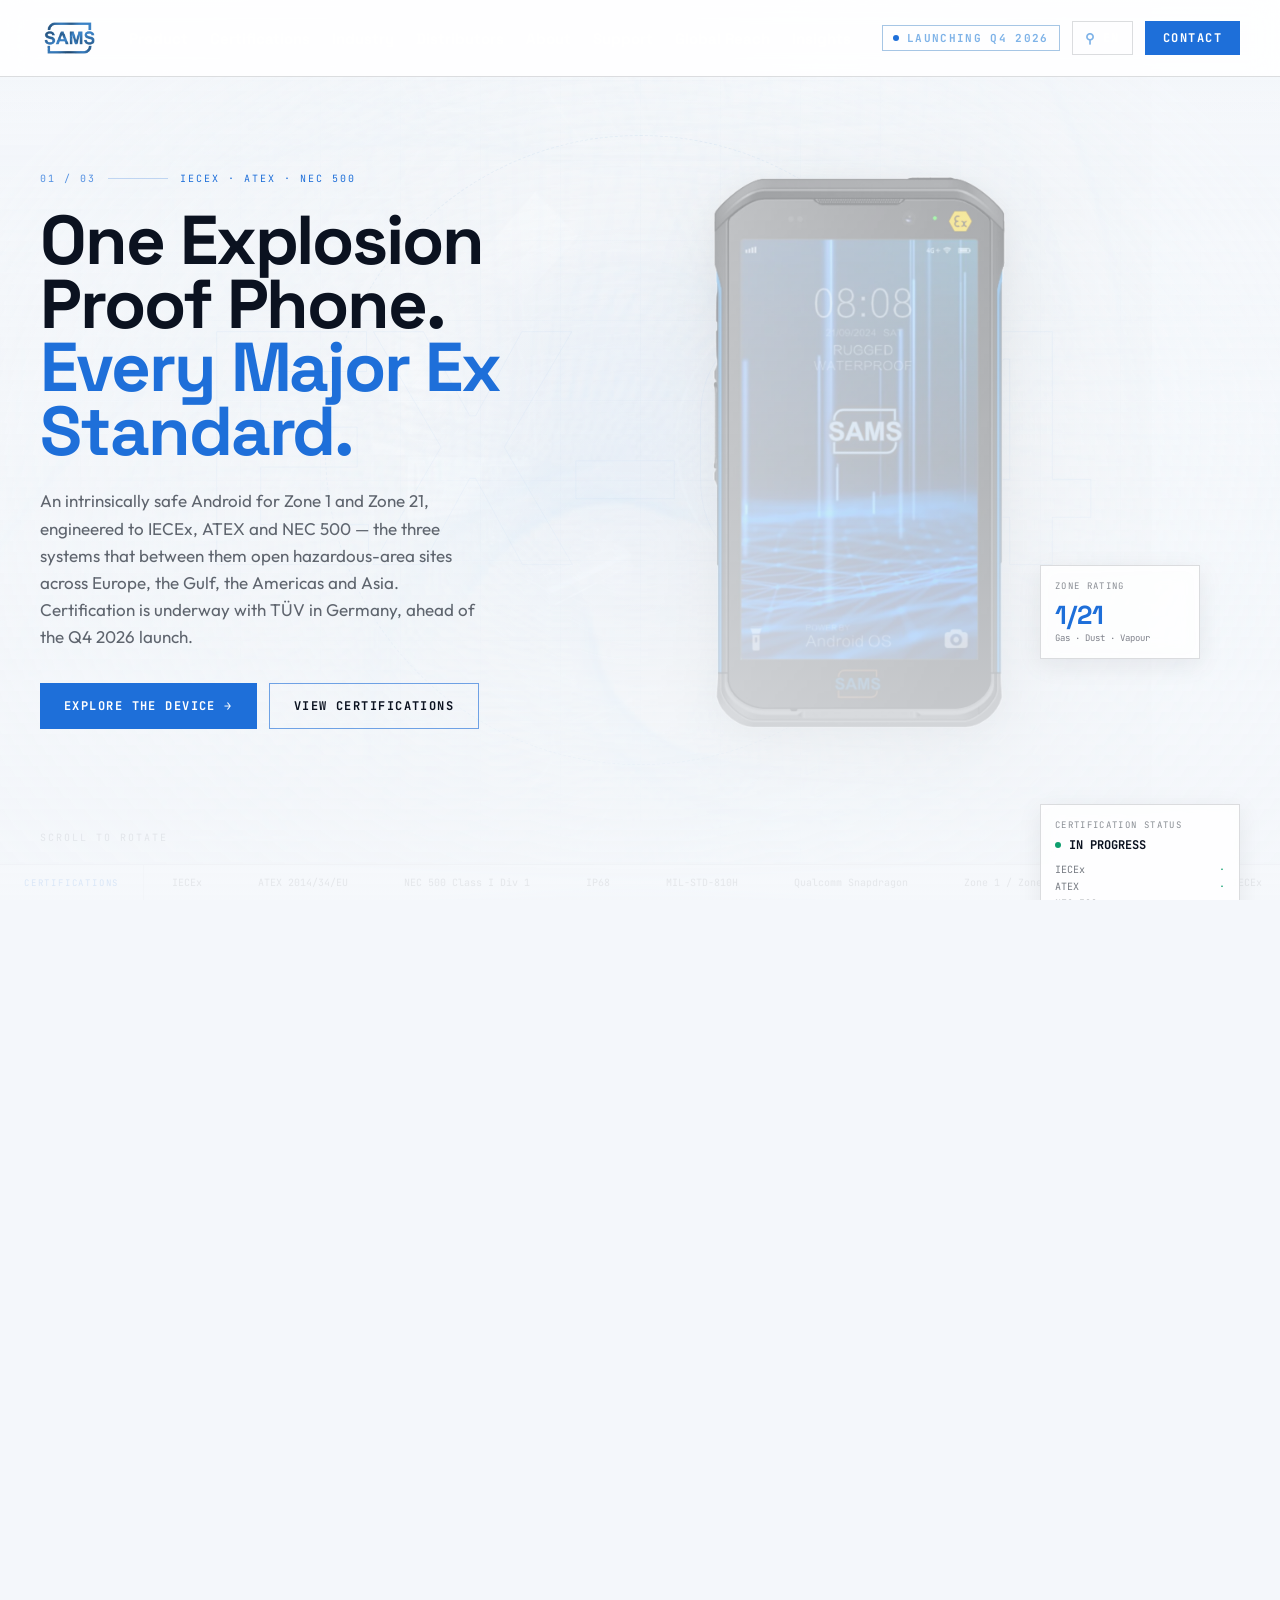
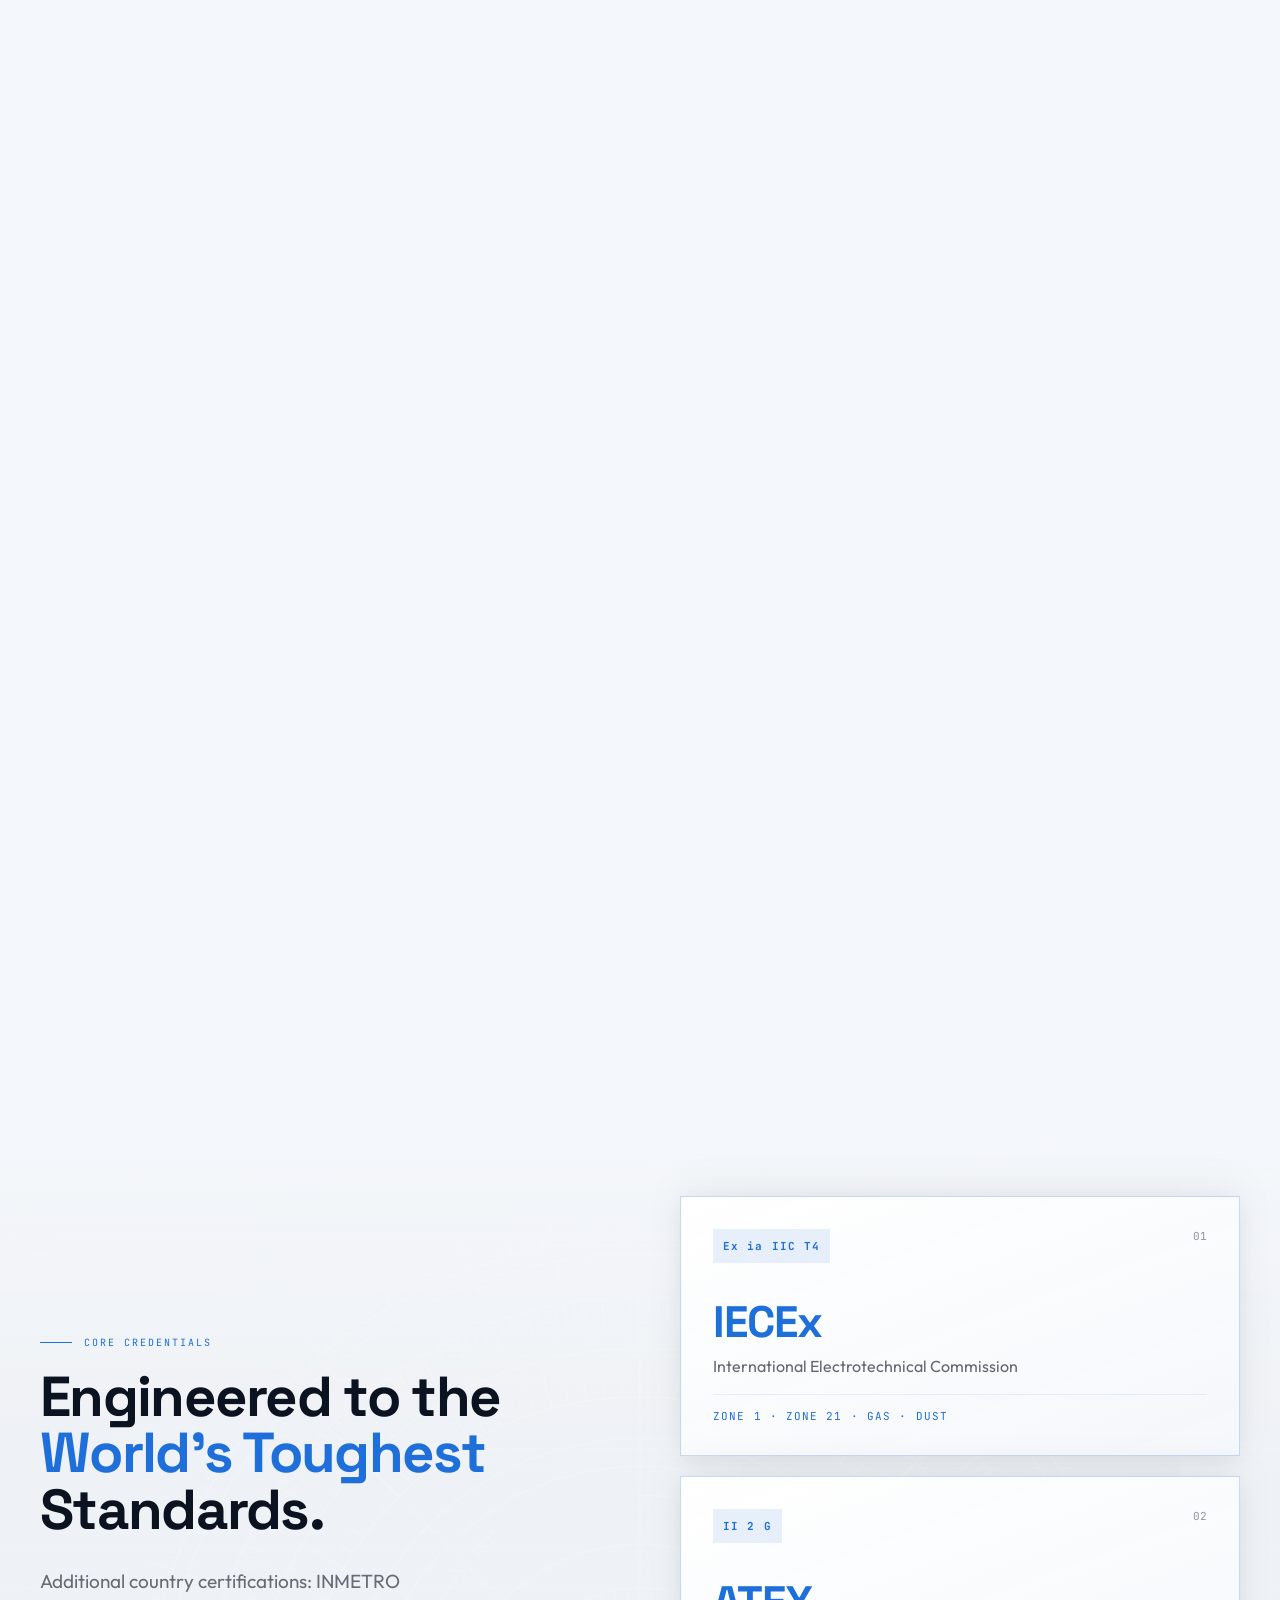
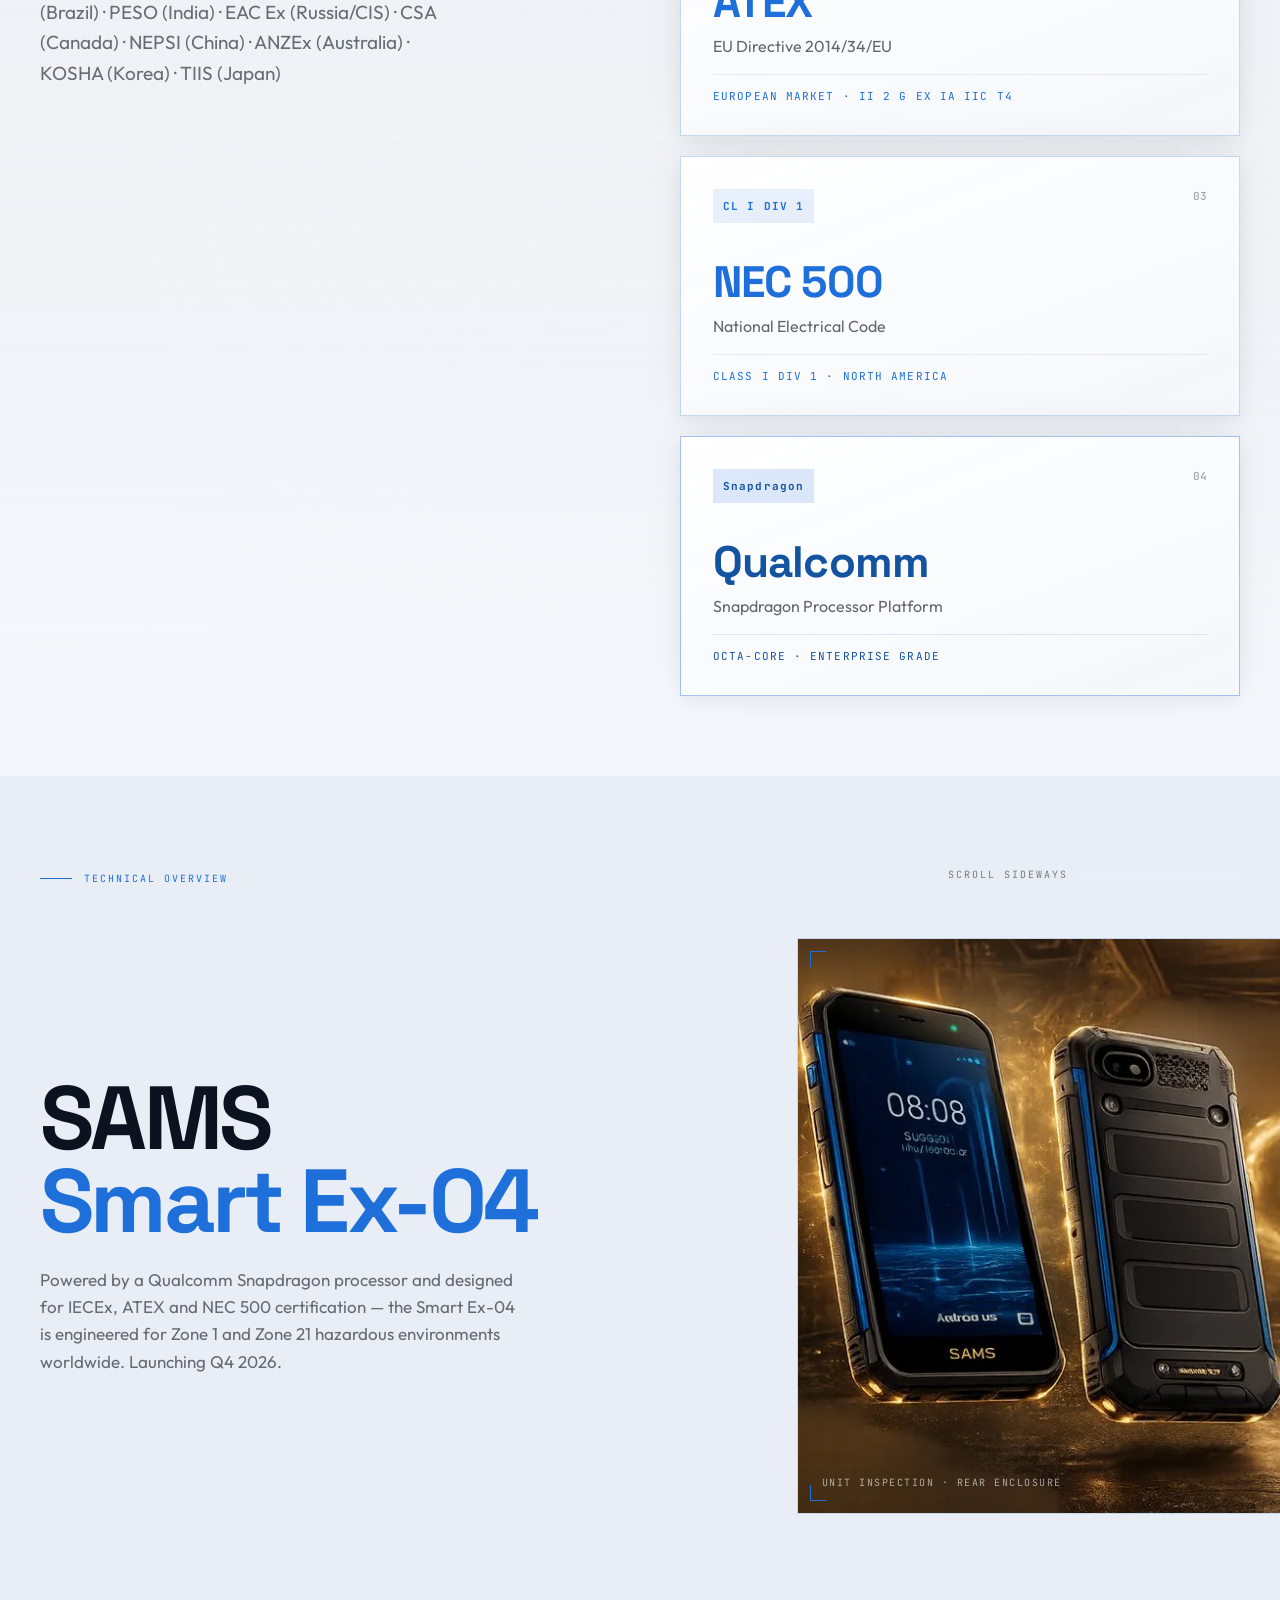
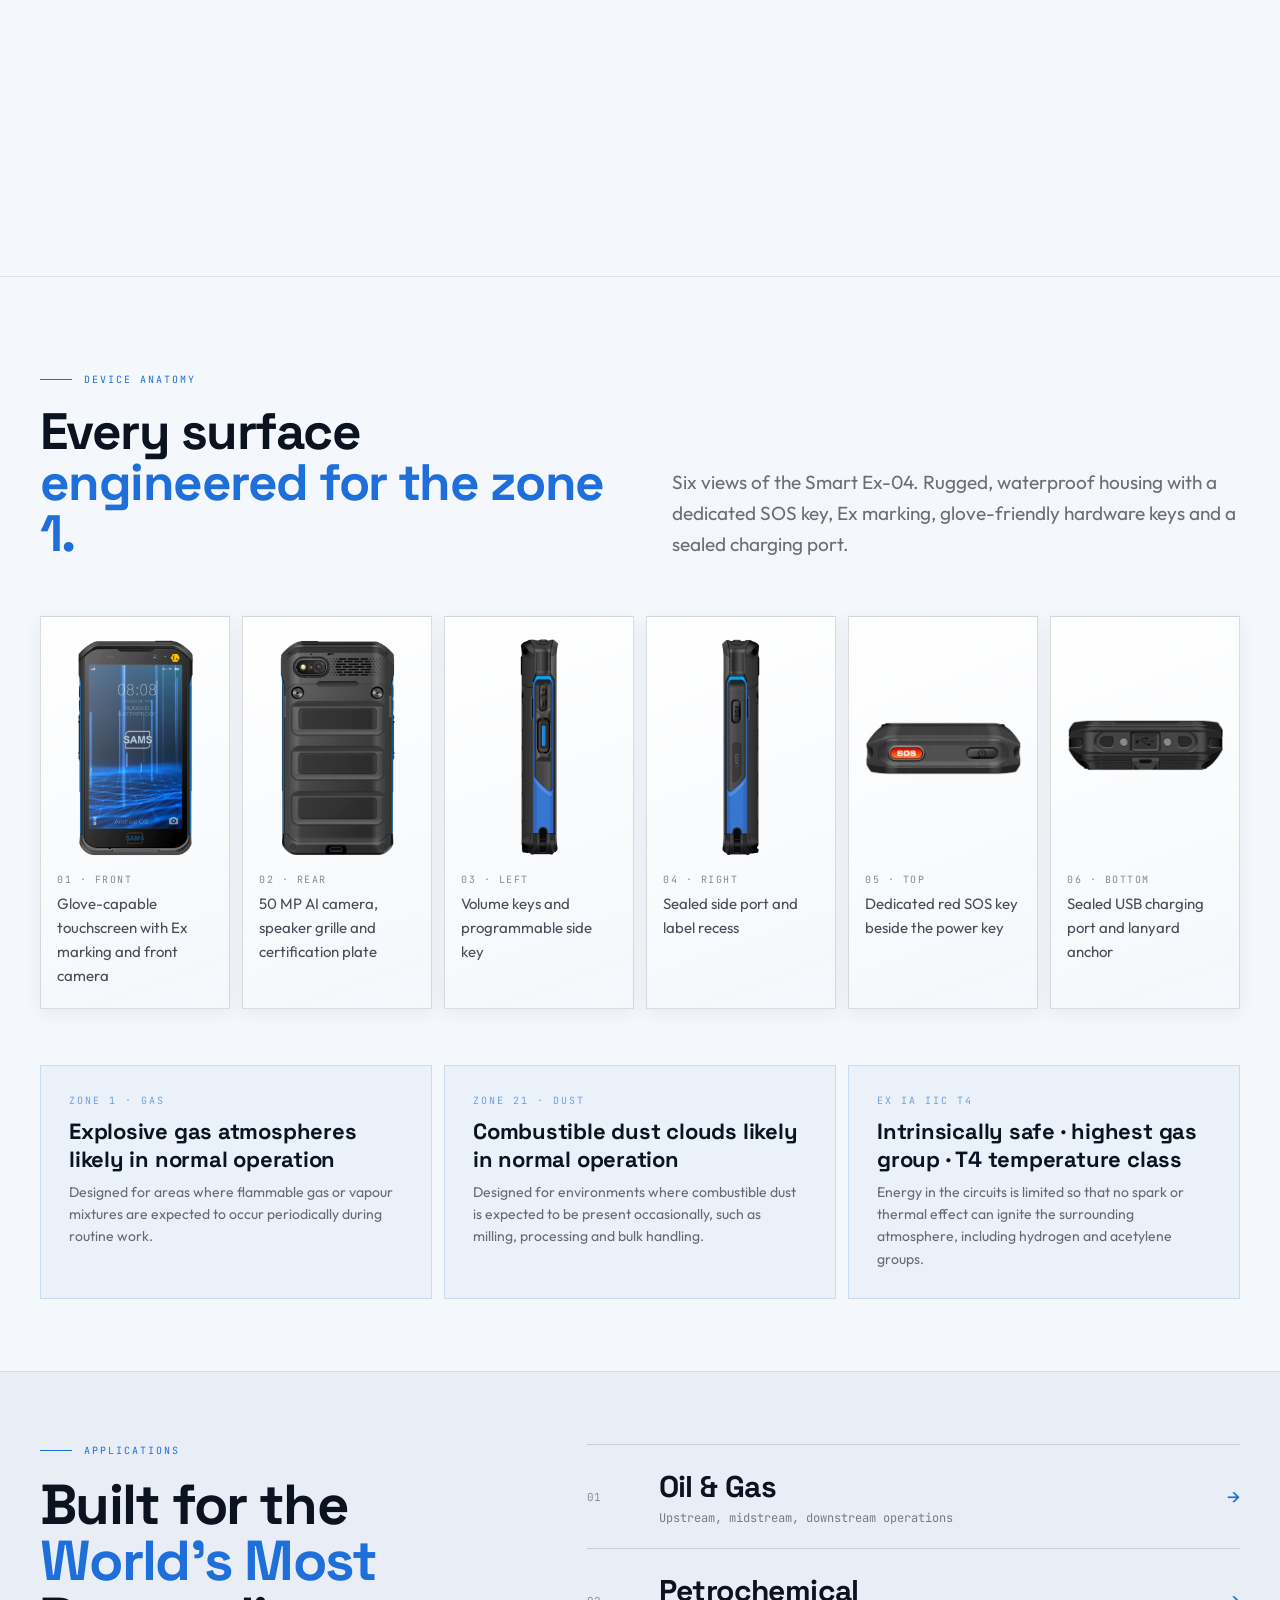
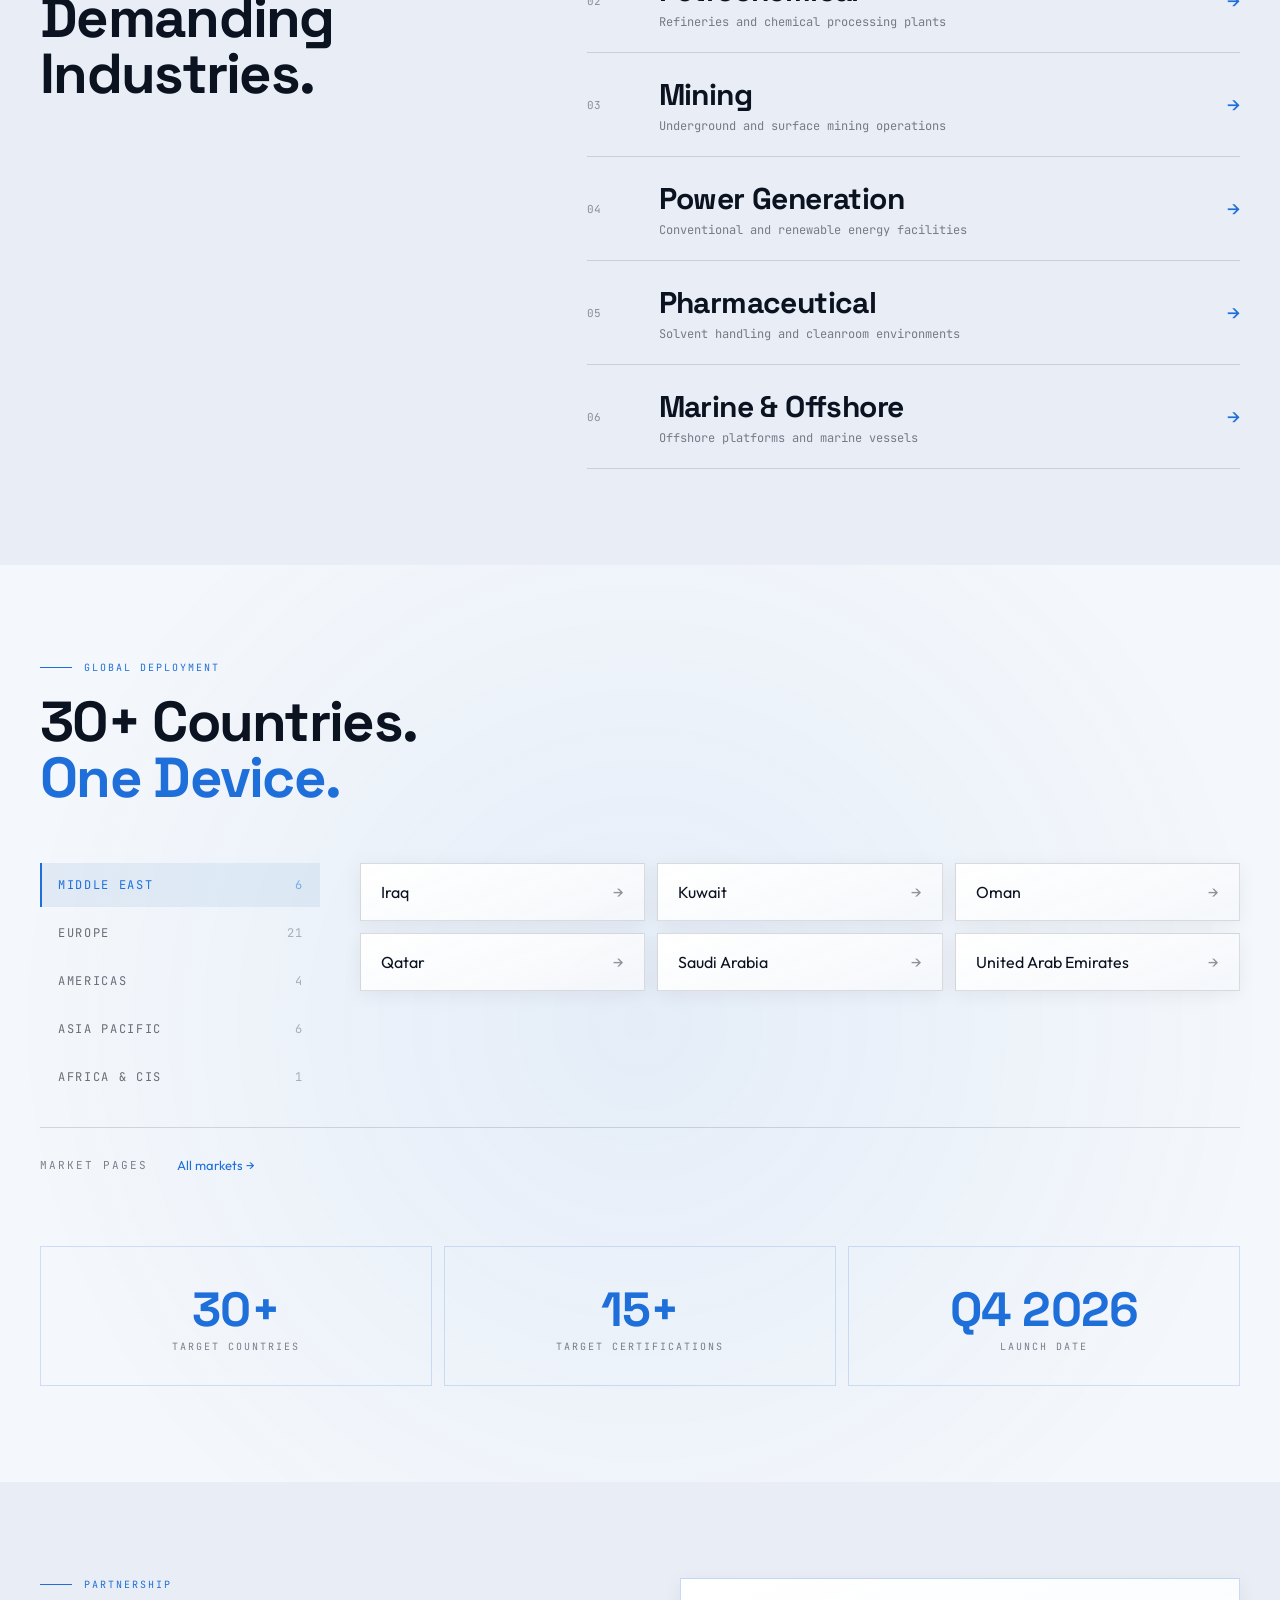
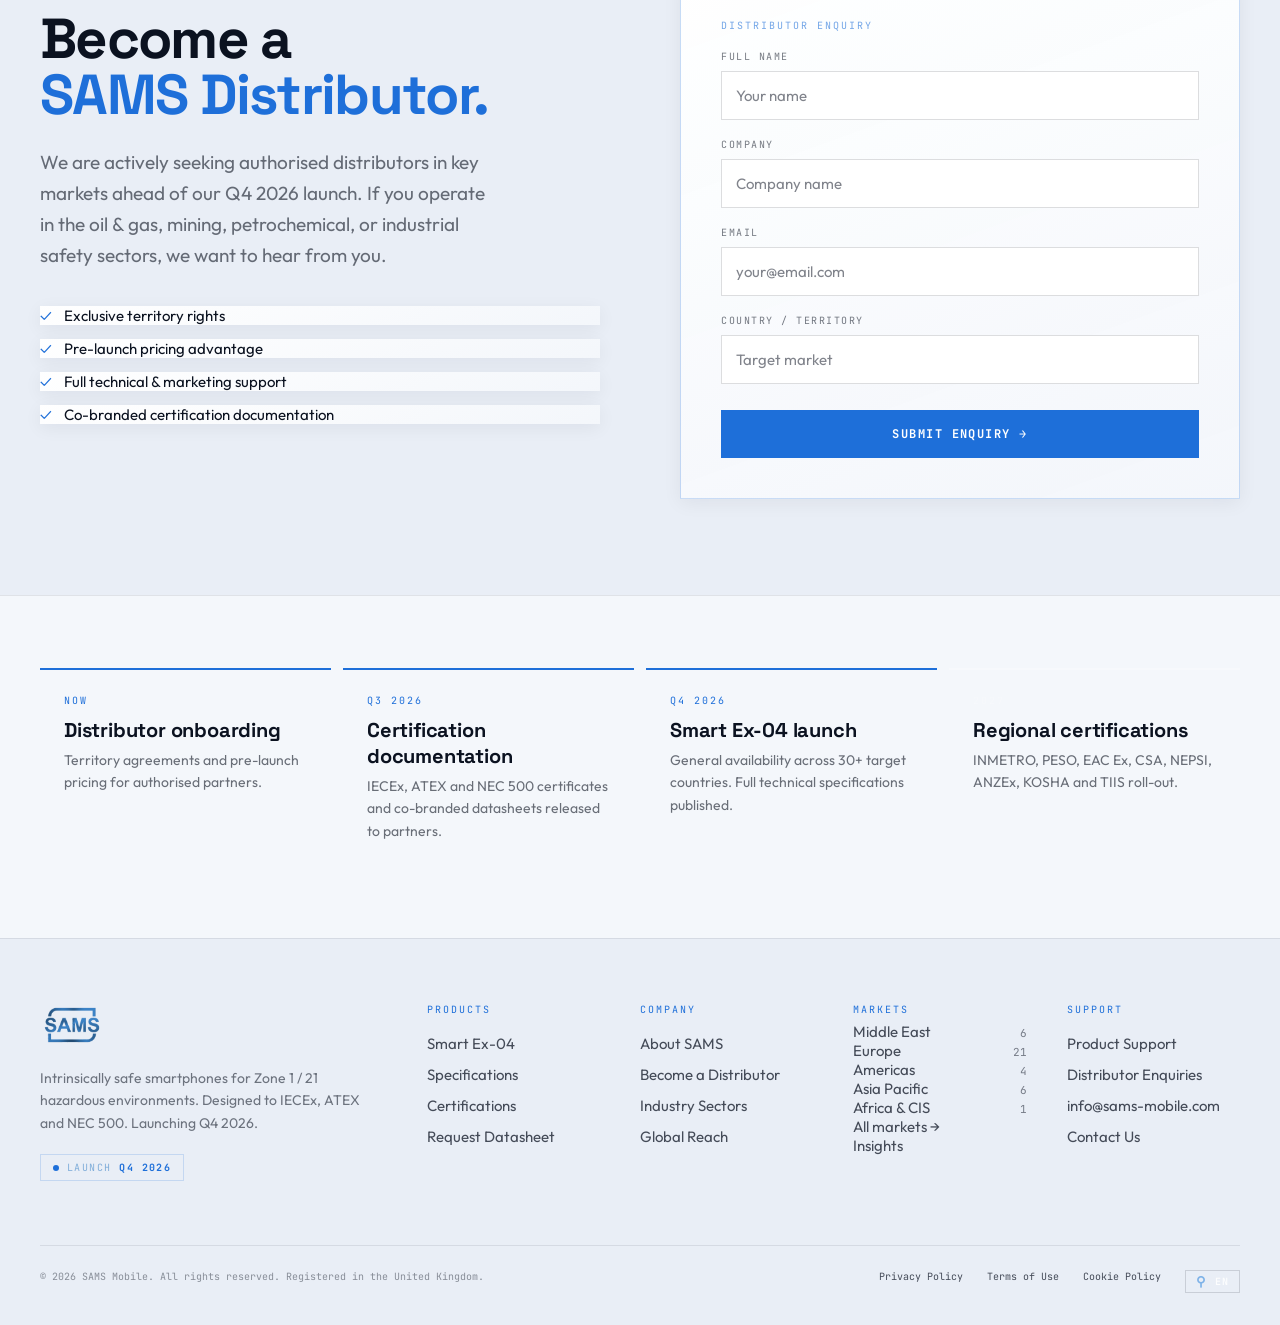
<file: index-light.html>
<!DOCTYPE html>
<html lang="en-US">
<head>
	<meta charset="UTF-8">
	<meta http-equiv="Content-Security-Policy" content="upgrade-insecure-requests">
	<meta name="viewport" content="width=device-width, initial-scale=1, viewport-fit=cover">
	<meta name="theme-color" content="#F4F7FB">
	<link rel="profile" href="https://gmpg.org/xfn/11">
	<script>document.documentElement.className += ' js';</script>
	<title>SAMS Mobile — Explosion Proof Smartphones for Zone 1 / 21</title>
<meta name='robots' content='noindex, nofollow' />

<!-- SAMS Mobile SEO -->
<meta name="description" content="SAMS Mobile builds the Smart Ex-04 — a Qualcomm-powered explosion proof, intrinsically safe smartphone for Zone 1 / Zone 21 hazardous areas, designed for IECEx, ATEX and NEC 500 certification. Launching Q4 2026.">
<meta property="og:locale" content="en-US">
<meta property="og:type" content="website">
<meta property="og:site_name" content="SAMS Mobile">
<meta property="og:title" content="SAMS Mobile — Explosion Proof Smartphones for Zone 1 / 21">
<meta property="og:description" content="SAMS Mobile builds the Smart Ex-04 — a Qualcomm-powered explosion proof, intrinsically safe smartphone for Zone 1 / Zone 21 hazardous areas, designed for IECEx, ATEX and NEC 500 certification. Launching Q4 2026.">
<meta property="og:url" content="https://sams-mobile.com/">
<meta property="og:image" content="assets/img/phone.jpg">
<meta property="og:image:alt" content="SAMS Smart Ex-04 intrinsically safe smartphone">
<meta name="twitter:card" content="summary_large_image">
<meta name="twitter:title" content="SAMS Mobile — Explosion Proof Smartphones for Zone 1 / 21">
<meta name="twitter:description" content="SAMS Mobile builds the Smart Ex-04 — a Qualcomm-powered explosion proof, intrinsically safe smartphone for Zone 1 / Zone 21 hazardous areas, designed for IECEx, ATEX and NEC 500 certification. Launching Q4 2026.">
<meta name="twitter:image" content="assets/img/phone.jpg">
<!-- /SAMS Mobile SEO -->

<link rel='dns-prefetch' href='//fonts.googleapis.com' />
<link href='https://fonts.googleapis.com' rel='preconnect' />
<link href='https://fonts.gstatic.com' crossorigin rel='preconnect' />

<!-- SAMS language alternates -->
<link rel="alternate" hreflang="en" href="https://sams-mobile.com/">
<link rel="alternate" hreflang="ar" href="https://sams-mobile.com/ar/">
<link rel="alternate" hreflang="de" href="https://sams-mobile.com/de/">
<link rel="alternate" hreflang="fr" href="https://sams-mobile.com/fr/">
<link rel="alternate" hreflang="es" href="https://sams-mobile.com/es/">
<link rel="alternate" hreflang="pt" href="https://sams-mobile.com/pt/">
<link rel="alternate" hreflang="ru" href="https://sams-mobile.com/ru/">
<link rel="alternate" hreflang="th" href="https://sams-mobile.com/th/">
<link rel="alternate" hreflang="x-default" href="https://sams-mobile.com/">
<link rel="icon" type="image/png" href="assets/img/favicon.png">

<link rel='stylesheet' id='sams-fonts-css' href='https://fonts.googleapis.com/css2?family=Space+Grotesk:wght@500;700&#038;family=JetBrains+Mono:wght@400;700&#038;family=Outfit:wght@300;400;500;600&#038;display=swap' media='all' />
<link rel='stylesheet' id='sams-v3-css' href='assets/css/v3.css'>
<link rel='stylesheet' href='assets/css/theme-light.css'>
<link rel='stylesheet' href='assets/css/smooth.css' media='all' />

<link rel="canonical" href="https://sams-mobile.com/">
</head>

<body class="home wp-singular page-template-default page page-id-4 wp-embed-responsive wp-theme-sams-mobile sams-lang-en">

<a class="skip-link" href="#main">Skip to content</a>

<header>
  <nav class="nav" aria-label="Primary">
    <a class="nav__logo" href="https://sams-mobile.com/#top" aria-label="SAMS Mobile — home">
      <img src="assets/img/logo-blue.png" alt="SAMS Mobile" width="200" height="137">
    </a>

    <div class="nav__links">
              <a href="https://sams-mobile.com/smart-ex-04/">Product</a>
              <a href="https://sams-mobile.com/certifications/">Certifications</a>
              <a href="https://sams-mobile.com/industries/">Industry</a>
              <a href="https://sams-mobile.com/become-a-distributor/">Distributors</a>
              <a href="https://sams-mobile.com/about/">About</a>
              <a href="https://sams-mobile.com/support/">Support</a>
            <a href="https://sams-mobile.com/markets/">Global Reach</a>
      <a href="https://sams-mobile.com/insights/">Insights</a>
    </div>

    <div class="nav__actions">
      <span class="nav__badge">
        <span class="dot" aria-hidden="true"></span>
        <span>Status</span><b>Launching Q4 2026</b>
      </span>
      <div class="langsw langsw--nav"><button type="button" class="langsw__btn" aria-expanded="false" aria-haspopup="true" data-langsw><span class="langsw__globe" aria-hidden="true">&#9906;</span><span class="langsw__code">EN</span><span class="screen-reader-text">Choose a language</span></button><div class="langsw__list" role="menu" aria-label="Language"><a role="menuitem" href="https://sams-mobile.com/" hreflang="en" lang="en" aria-current="true" class="is-on"><i>EN</i>English</a><a role="menuitem" href="https://sams-mobile.com/ar/" hreflang="ar" lang="ar"><i>AR</i>العربية</a><a role="menuitem" href="https://sams-mobile.com/de/" hreflang="de" lang="de"><i>DE</i>Deutsch</a><a role="menuitem" href="https://sams-mobile.com/fr/" hreflang="fr" lang="fr"><i>FR</i>Français</a><a role="menuitem" href="https://sams-mobile.com/es/" hreflang="es" lang="es"><i>ES</i>Español</a><a role="menuitem" href="https://sams-mobile.com/pt/" hreflang="pt" lang="pt"><i>PT</i>Português</a><a role="menuitem" href="https://sams-mobile.com/ru/" hreflang="ru" lang="ru"><i>RU</i>Русский</a><a role="menuitem" href="https://sams-mobile.com/th/" hreflang="th" lang="th"><i>TH</i>ไทย</a></div></div>      <button type="button" class="btn btn--solid nav__contact" data-open-contact>Contact</button>
    </div>

    <button type="button" class="nav__burger" data-burger aria-label="Toggle menu" aria-expanded="false" aria-controls="sams-mobile-menu">
      <svg viewBox="0 0 24 24" fill="none" stroke="currentColor" stroke-width="2" aria-hidden="true"><line x1="3" y1="6" x2="21" y2="6"/><line x1="3" y1="12" x2="21" y2="12"/><line x1="3" y1="18" x2="21" y2="18"/></svg>
    </button>
  </nav>

  <div class="mobile-menu" id="sams-mobile-menu" data-mobile-menu>
    <div class="mobile-menu__inner">
              <a href="https://sams-mobile.com/smart-ex-04/">Product</a>
              <a href="https://sams-mobile.com/certifications/">Certifications</a>
              <a href="https://sams-mobile.com/industries/">Industry</a>
              <a href="https://sams-mobile.com/become-a-distributor/">Distributors</a>
              <a href="https://sams-mobile.com/about/">About</a>
              <a href="https://sams-mobile.com/support/">Support</a>
            <a href="https://sams-mobile.com/markets/">Global Reach</a>
      <a href="https://sams-mobile.com/insights/">Insights</a>
      <button type="button" data-open-contact>Contact Us</button>
      <div class="langsw langsw--menu" role="group" aria-label="Choose a language"><a href="https://sams-mobile.com/" hreflang="en" lang="en" aria-current="true" class="is-on">English</a><a href="https://sams-mobile.com/ar/" hreflang="ar" lang="ar">العربية</a><a href="https://sams-mobile.com/de/" hreflang="de" lang="de">Deutsch</a><a href="https://sams-mobile.com/fr/" hreflang="fr" lang="fr">Français</a><a href="https://sams-mobile.com/es/" hreflang="es" lang="es">Español</a><a href="https://sams-mobile.com/pt/" hreflang="pt" lang="pt">Português</a><a href="https://sams-mobile.com/ru/" hreflang="ru" lang="ru">Русский</a><a href="https://sams-mobile.com/th/" hreflang="th" lang="th">ไทย</a></div>    </div>
  </div>
</header>

<main id="main">

<!-- ================================================================ HERO -->
<section class="hero" id="top" aria-label="SAMS Smart Ex-04">
  <div class="hero__stage">
    <img class="hero__bg" src="assets/img/bg-main.webp" alt="" aria-hidden="true">
    <div class="hero__vignette" aria-hidden="true"></div>
    <div class="hero__grid" aria-hidden="true"></div>
    <div class="hero__word" aria-hidden="true">EX-04</div>

    <div class="hero__glow" aria-hidden="true"></div>
    <div class="hero__ring" aria-hidden="true"></div>

    <div class="turntable">
      <img src="assets/img/phone-front.webp" alt="SAMS Smart Ex-04 — front view" width="722" height="1356" fetchpriority="high">
      <img src="assets/img/phone-right.webp" alt="" aria-hidden="true" width="272" height="1352" loading="lazy">
      <img src="assets/img/phone-back-clean.webp" alt="" aria-hidden="true" width="726" height="1356" loading="lazy">
      <img src="assets/img/phone-left.webp" alt="" aria-hidden="true" width="272" height="1352" loading="lazy">
    </div>

        <!-- stage 1 -->
    <div class="hero__layer hero__layer--1">
      <div class="hero__copy is-on" data-hero-copy="0">
        <div class="hero__meta"><i>01 / 03</i><em aria-hidden="true"></em><span>IECEx · ATEX · NEC 500</span></div>
        <h1>One Explosion Proof Phone.<br><span class="accent">Every Major Ex Standard.</span></h1>
        <p>An intrinsically safe Android for Zone 1 and Zone 21, engineered to IECEx, ATEX and NEC 500 &mdash; the three systems that between them open hazardous-area sites across Europe, the Gulf, the Americas and Asia. Certification is underway with TÜV in Germany, ahead of the Q4 2026 launch.</p>
        <div class="hero__cta">
          <a class="btn btn--solid" href="#product">Explore the Device →</a>
          <a class="btn btn--ghost" href="#certs">View Certifications</a>
        </div>
      </div>
      <div></div>
    </div>

        <!-- stage 2 -->
    <div class="hero__layer hero__layer--2">
      <div></div>
      <div class="hero__copy hero__copy--right" data-hero-copy="1">
        <div class="hero__meta"><span>Qualcomm Snapdragon Inside</span><em aria-hidden="true"></em><i>02 / 03</i></div>
        <h2>Enterprise Power.<br><span class="accent">Explosive Safety.</span></h2>
        <p>Powered by a Qualcomm Snapdragon octa-core platform — flagship-class performance, engineered intrinsically safe for hazardous areas where standard smartphones can't go.</p>
      </div>
    </div>

        <!-- stage 3 -->
    <div class="hero__layer hero__layer--3">
      <div class="hero__copy" data-hero-copy="2">
        <div class="hero__meta"><i>03 / 03</i><em aria-hidden="true"></em><span>Launching Q4 2026</span></div>
        <h2>The Future of<br><span class="accent">Hazardous Area Comms.</span></h2>
        <p>SAMS Smart Ex-04 is redefining what an intrinsically safe device can be. Register your interest today.</p>
        <div class="hero__cta">
          <button type="button" class="btn btn--solid" data-open-contact>Register Interest →</button>
        </div>
      </div>
      <div></div>
    </div>

        <!-- Stage 2 HUD cluster (device swings left) -->
    <div class="hud-stage hud-stage--accent hud-stage--left hud-stage--t1" data-hud-stage="1" aria-hidden="true">
      <span class="hud-stage__lead"></span>
      <h4>Processor</h4>
      <div class="hud-stage__state"><span class="dot dot--accent"></span>SNAPDRAGON</div>
      <div class="hud-stage__segs" style="grid-template-columns:repeat(8,1fr)"><span></span><span></span><span></span><span></span><span></span><span></span><span></span><span></span></div>
      <div class="hud-stage__foot"><span>Octa-core</span><b>8 / 8</b></div>
    </div>
    <div class="hud-stage hud-stage--left hud-stage--t2 hud-stage--r2" data-hud-stage="1" aria-hidden="true">
      <span class="hud-stage__lead"></span>
      <h4>Battery</h4>
      <div class="hud-stage__figure"><b>4,000</b><span>mAh</span></div>
      <div class="hud-stage__bar"><i style="width:100%"></i></div>
      <div class="hud-stage__foot"><span>Li-Polymer</span><span>Full shift</span></div>
    </div>
    <div class="hud-stage hud-stage--left hud-stage--t3 hud-stage--r3" data-hud-stage="1" aria-hidden="true">
      <span class="hud-stage__lead"></span>
      <h4>Ingress Protection</h4>
      <div class="hud-stage__title"><b>IP68</b><span>SEALED</span></div>
      <div class="hud-stage__rows">
                <div><span>Dust</span><b>6 / 6 tight</b></div>
                <div><span>Water</span><b>8 · immersion</b></div>
              </div>
    </div>

        <!-- Stage 3 HUD cluster (device swings right) -->
    <div class="hud-stage hud-stage--accent hud-stage--right hud-stage--t1" data-hud-stage="2" aria-hidden="true">
      <span class="hud-stage__lead"></span>
      <h4>Launch Window</h4>
      <div class="hud-stage__state"><span class="dot dot--ok"></span>Q4 2026</div>
      <div class="hud-stage__segs hud-stage__segs--thin" style="grid-template-columns:repeat(4,1fr)"><span></span><span></span><span></span><span class="off"></span></div>
      <div class="hud-stage__foot"><span>Q1 · Q2 · Q3</span><b>Q4 →</b></div>
    </div>
    <div class="hud-stage hud-stage--right hud-stage--t2 hud-stage--r2" data-hud-stage="2" aria-hidden="true">
      <span class="hud-stage__lead"></span>
      <h4>Connectivity</h4>
      <div class="chips"><span class="chip">4G LTE</span><span class="chip">Wi-Fi</span><span class="chip">BT</span><span class="chip">NFC</span></div>
      <div class="hud-stage__foot"><span>GNSS</span><span style="color:#fff">GPS · GLONASS · BeiDou · Galileo</span></div>
    </div>
    <div class="hud-stage hud-stage--right hud-stage--t3 hud-stage--r3" data-hud-stage="2" aria-hidden="true">
      <span class="hud-stage__lead"></span>
      <h4>Platform</h4>
      <div class="hud-stage__title"><b class="sm">Android 16</b></div>
      <div class="hud-stage__rows">
                <div><span>Camera</span><b>50 MP · PDAF</b></div>
                <div><span>Management</span><b>Enterprise</b></div>
              </div>
    </div>

    <!-- HUD callouts -->
    <div class="hud-panel hud-panel--top" aria-hidden="true">
      <h4>Certification Status</h4>
      <div class="hud-panel__state"><span class="dot"></span>IN PROGRESS</div>
      <div class="hud-panel__rows">
                <div><span>IECEx</span><b>·</b></div>
                <div><span>ATEX</span><b>·</b></div>
                <div><span>NEC 500</span><b>·</b></div>
              </div>
    </div>
    <div class="hud-panel hud-panel--bot" aria-hidden="true">
      <h4>Zone Rating</h4>
      <div class="hud-panel__big">1/21</div>
      <div class="hud-panel__sub">Gas · Dust · Vapour</div>
    </div>

    <div class="hero__progress" aria-hidden="true">
      <span>Scroll to rotate</span>
      <span class="meter"><i></i></span>
    </div>

    <div class="ticker" aria-hidden="true">
      <span class="ticker__label">Certifications</span>
      <div class="ticker__track">
                <span>IECEx</span><span>ATEX 2014/34/EU</span><span>NEC 500 Class I Div 1</span><span>IP68</span><span>MIL-STD-810H</span><span>Qualcomm Snapdragon</span><span>Zone 1 / Zone 21</span><span>Android 16</span>                <span>IECEx</span><span>ATEX 2014/34/EU</span><span>NEC 500 Class I Div 1</span><span>IP68</span><span>MIL-STD-810H</span><span>Qualcomm Snapdragon</span><span>Zone 1 / Zone 21</span><span>Android 16</span>              </div>
    </div>
  </div>
</section>

<!-- ====================================================== CERTIFICATIONS -->
<section class="certs" id="certs" aria-labelledby="certs-title">
  <img class="certs__bg" src="assets/img/bg-cert.webp" alt="" aria-hidden="true" loading="lazy">
  <div class="certs__fade" aria-hidden="true"></div>
  <div class="certs__inner wrap">
    <div class="certs__intro">
      <div class="eyebrow" data-reveal>Core Credentials</div>
      <h2 id="certs-title" data-reveal>Engineered to the<br><span class="accent">World&#039;s Toughest</span><br>Standards.</h2>
      <p class="lede" data-reveal>Additional country certifications: INMETRO (Brazil) · PESO (India) · EAC Ex (Russia/CIS) · CSA (Canada) · NEPSI (China) · ANZEx (Australia) · KOSHA (Korea) · TIIS (Japan)</p>
    </div>
    <div class="certs__stack">

      <article class="cert-card" style="top:140px">
        <div class="cert-card__head">
          <span class="cert-card__tag">Ex ia IIC T4</span>
          <span class="cert-card__id">01</span>
        </div>
        <div>
          <div class="cert-card__name">IECEx</div>
          <div class="cert-card__full">International Electrotechnical Commission</div>
          <div class="cert-card__rule"></div>
          <div class="cert-card__scope">Zone 1 · Zone 21 · Gas · Dust</div>
        </div>
      </article>

      <article class="cert-card" style="top:168px">
        <div class="cert-card__head">
          <span class="cert-card__tag">II 2 G</span>
          <span class="cert-card__id">02</span>
        </div>
        <div>
          <div class="cert-card__name">ATEX</div>
          <div class="cert-card__full">EU Directive 2014/34/EU</div>
          <div class="cert-card__rule"></div>
          <div class="cert-card__scope">European Market · II 2 G Ex ia IIC T4</div>
        </div>
      </article>

      <article class="cert-card" style="top:196px">
        <div class="cert-card__head">
          <span class="cert-card__tag">CL I DIV 1</span>
          <span class="cert-card__id">03</span>
        </div>
        <div>
          <div class="cert-card__name">NEC 500</div>
          <div class="cert-card__full">National Electrical Code</div>
          <div class="cert-card__rule"></div>
          <div class="cert-card__scope">Class I Div 1 · North America</div>
        </div>
      </article>

      <article class="cert-card cert-card--alt" style="top:224px">
        <div class="cert-card__head">
          <span class="cert-card__tag">Snapdragon</span>
          <span class="cert-card__id">04</span>
        </div>
        <div>
          <div class="cert-card__name">Qualcomm</div>
          <div class="cert-card__full">Snapdragon Processor Platform</div>
          <div class="cert-card__rule"></div>
          <div class="cert-card__scope">Octa-core · Enterprise Grade</div>
        </div>
      </article>

    </div>
  </div>
</section>

<!-- ============================================================= PRODUCT -->
<section class="product" id="product" aria-labelledby="product-title">
  <div class="product__stage">
    <div class="eyebrow product__eyebrow">Technical Overview</div>
    <div class="product__hint" aria-hidden="true">
      <span>Scroll sideways</span>
      <span class="meter"><i></i></span>
    </div>

    <div class="rail" data-rail>
      <div class="rail__intro">
        <h2 id="product-title">SAMS<br><span class="accent">Smart Ex-04</span></h2>
        <p>Powered by a Qualcomm Snapdragon processor and designed for IECEx, ATEX and NEC 500 certification — the Smart Ex-04 is engineered for Zone 1 and Zone 21 hazardous environments worldwide. Launching Q4 2026.</p>
      </div>

      <figure class="rail__shot" style="margin:0">
        <img src="assets/img/phone-hero.webp" alt="SAMS Smart Ex-04 — rugged rear enclosure detail" width="1100" height="733" loading="lazy">
        <span class="corner corner--tl" aria-hidden="true"></span>
        <span class="corner corner--tr" aria-hidden="true"></span>
        <span class="corner corner--bl" aria-hidden="true"></span>
        <span class="corner corner--br" aria-hidden="true"></span>
        <figcaption>Unit inspection · rear enclosure</figcaption>
      </figure>

      <article class="spec">
        <div class="spec__head"><span>Processor</span><span>01</span></div>
        <div class="spec__body">
          <div class="spec__figure">
            <span class="spec__big">8</span>
            <span class="spec__unit">cores</span>
          </div>
          <div class="spec__meter">
            <div class="spec__segs" style="grid-template-columns:repeat(8,1fr)"><span class="on"></span><span class="on"></span><span class="on"></span><span class="on"></span><span class="on"></span><span class="on"></span><span class="on"></span><span class="on"></span></div>
            <div class="spec__cap"><span>CPU cores</span><b>8 / 8 active</b></div>
          </div>
                    <p class="spec__desc">Flagship-class octa-core platform running enterprise apps, scanning and video calls without throttling.</p>
        </div>
        <div>
          <div class="spec__value">Qualcomm Snapdragon</div>
          <div class="spec__sub">Octa-core platform</div>
        </div>
      </article>

      <article class="spec">
        <div class="spec__head"><span>Certification</span><span>02</span></div>
        <div class="spec__body">
          <div class="spec__figure">
            <span class="spec__big">3</span>
            <span class="spec__unit">standards</span>
          </div>
          <div class="spec__meter">
            <div class="spec__segs" style="grid-template-columns:repeat(3,1fr)"><span class="on"></span><span class="on"></span><span class="on"></span></div>
            <div class="spec__cap"><span>Gas · Dust</span><b>Zone 1 / 21</b></div>
          </div>
                    <div class="chips"><span class="chip">IECEx</span><span class="chip">ATEX</span><span class="chip">NEC 500</span></div>
                    <p class="spec__desc">Designed for gas and dust atmospheres across Europe, North America and IECEx member states. Certification in progress.</p>
        </div>
        <div>
          <div class="spec__value">IECEx · ATEX · NEC 500</div>
          <div class="spec__sub">Zone 1 / Zone 21</div>
        </div>
      </article>

      <article class="spec">
        <div class="spec__head"><span>IP Rating</span><span>03</span></div>
        <div class="spec__body">
          <div class="spec__figure">
            <span class="spec__big">68</span>
            <span class="spec__unit">IP code</span>
          </div>
          <div class="spec__meter">
            <div class="spec__segs" style="grid-template-columns:repeat(6,1fr)"><span class="on"></span><span class="on"></span><span class="on"></span><span class="on"></span><span class="on"></span><span class="on"></span></div>
            <div class="spec__cap"><span>Dust 6 / 6</span><b>Water 8 / 9</b></div>
          </div>
                    <div class="chips"><span class="chip">Dust-tight</span><span class="chip">1.5 m · 30 min</span></div>
                    <p class="spec__desc">Fully dust-tight and protected against continuous immersion. Sealed ports, keys and speaker.</p>
        </div>
        <div>
          <div class="spec__value">IP68</div>
          <div class="spec__sub">Dust &amp; water proof</div>
        </div>
      </article>

      <article class="spec">
        <div class="spec__head"><span>Battery</span><span>04</span></div>
        <div class="spec__body">
          <div class="spec__figure">
            <span class="spec__big">4,000</span>
            <span class="spec__unit">mAh</span>
          </div>
          <div class="spec__meter">
            <div class="spec__segs" style="grid-template-columns:repeat(12,1fr)"><span class="on"></span><span class="on"></span><span class="on"></span><span class="on"></span><span class="on"></span><span class="on"></span><span class="on"></span><span class="on"></span><span class="on"></span><span class="on"></span><span class="on"></span><span class="on"></span></div>
            <div class="spec__cap"><span>Full shift</span><b>12 h+</b></div>
          </div>
                    <div class="chips"><span class="chip">Intrinsically safe</span><span class="chip">Low-temp</span></div>
                    <p class="spec__desc">Full-shift capacity with intrinsically safe charging circuitry and low-temperature operation.</p>
        </div>
        <div>
          <div class="spec__value">4,000 mAh</div>
          <div class="spec__sub">Li-Polymer</div>
        </div>
      </article>

      <article class="spec">
        <div class="spec__head"><span>Connectivity</span><span>05</span></div>
        <div class="spec__body">
          <div class="spec__figure">
            <span class="spec__big">4</span>
            <span class="spec__unit">radios</span>
          </div>
          <div class="spec__meter">
            <div class="spec__segs" style="grid-template-columns:repeat(4,1fr)"><span class="on"></span><span class="on"></span><span class="on"></span><span class="on"></span></div>
            <div class="spec__cap"><span>Cellular · Local</span><b>NFC</b></div>
          </div>
                    <div class="chips"><span class="chip">4G LTE</span><span class="chip">Wi-Fi</span><span class="chip">Bluetooth</span><span class="chip">NFC</span></div>
                    <p class="spec__desc">LTE, dual-band Wi-Fi and Bluetooth for PTT, telemetry and asset tagging via NFC.</p>
        </div>
        <div>
          <div class="spec__value">4G LTE · Wi-Fi · BT</div>
          <div class="spec__sub">NFC supported</div>
        </div>
      </article>

      <article class="spec">
        <div class="spec__head"><span>Camera</span><span>06</span></div>
        <div class="spec__body">
          <div class="spec__figure">
            <span class="spec__big">50</span>
            <span class="spec__unit">megapixel</span>
          </div>
          <div class="spec__meter">
            <div class="spec__segs" style="grid-template-columns:repeat(10,1fr)"><span class="on"></span><span class="on"></span><span class="on"></span><span class="on"></span><span class="on"></span><span class="on"></span><span class="on"></span><span class="on"></span><span class="on"></span><span class="on"></span></div>
            <div class="spec__cap"><span>Inspection grade</span><b>PDAF</b></div>
          </div>
                    <div class="chips"><span class="chip">Autofocus</span><span class="chip">LED flash</span></div>
                    <p class="spec__desc">High-resolution inspection imaging with phase-detect autofocus and LED flash for dark plant areas.</p>
        </div>
        <div>
          <div class="spec__value">50 MP Rear</div>
          <div class="spec__sub">PDAF · LED flash</div>
        </div>
      </article>

      <article class="spec">
        <div class="spec__head"><span>OS</span><span>07</span></div>
        <div class="spec__body">
          <div class="spec__figure">
            <span class="spec__big">16</span>
            <span class="spec__unit">Android</span>
          </div>
          <div class="spec__meter">
            <div class="spec__segs" style="grid-template-columns:repeat(16,1fr)"><span class="on"></span><span class="on"></span><span class="on"></span><span class="on"></span><span class="on"></span><span class="on"></span><span class="on"></span><span class="on"></span><span class="on"></span><span class="on"></span><span class="on"></span><span class="on"></span><span class="on"></span><span class="on"></span><span class="on"></span><span class="on"></span></div>
            <div class="spec__cap"><span>Version</span><b>Latest</b></div>
          </div>
                    <div class="chips"><span class="chip">Device mgmt</span><span class="chip">Work profiles</span></div>
                    <p class="spec__desc">Latest Android with enterprise device management, work profiles and long-term security updates.</p>
        </div>
        <div>
          <div class="spec__value">Android 16</div>
          <div class="spec__sub">Enterprise ready</div>
        </div>
      </article>

      <article class="spec">
        <div class="spec__head"><span>GNSS</span><span>08</span></div>
        <div class="spec__body">
          <div class="spec__figure">
            <span class="spec__big">4</span>
            <span class="spec__unit">constellations</span>
          </div>
          <div class="spec__meter">
            <div class="spec__segs" style="grid-template-columns:repeat(4,1fr)"><span class="on"></span><span class="on"></span><span class="on"></span><span class="on"></span></div>
            <div class="spec__cap"><span>Positioning</span><b>Global</b></div>
          </div>
                    <div class="chips"><span class="chip">GPS</span><span class="chip">GLONASS</span><span class="chip">BeiDou</span><span class="chip">Galileo</span></div>
                    <p class="spec__desc">Four-constellation positioning for lone-worker safety and geofenced zone alerts.</p>
        </div>
        <div>
          <div class="spec__value">GPS · GLONASS</div>
          <div class="spec__sub">BeiDou · Galileo</div>
        </div>
      </article>

      <div class="rail__cta">
        <p>Full technical specifications will be released at product launch in Q4 2026. Register your interest to receive the complete datasheet and certification documentation.</p>
        <div>
          <button type="button" class="btn btn--solid" data-open-contact>Register Interest →</button>
          <a class="btn btn--ghost" href="#distributor">Become a Distributor</a>
        </div>
      </div>

      <div class="rail__end" aria-hidden="true"></div>
    </div>
  </div>
</section>

<!-- ============================================================= ANATOMY -->
<section class="anatomy" id="anatomy" aria-labelledby="anatomy-title">
  <div class="wrap">
    <div class="eyebrow" data-reveal>Device Anatomy</div>
    <div class="anatomy__head">
      <h2 id="anatomy-title" data-reveal>Every surface<br><span class="accent">engineered for the zone 1.</span></h2>
      <p class="lede" data-reveal>Six views of the Smart Ex-04. Rugged, waterproof housing with a dedicated SOS key, Ex marking, glove-friendly hardware keys and a sealed charging port.</p>
    </div>

    <div class="views">
      <article class="view" data-reveal>
        <div class="view__img"><img src="assets/img/phone-front.webp" alt="Smart Ex-04 front view" loading="lazy" width="722" height="1356"></div>
        <div>
          <div class="view__label">01 · Front</div>
          <div class="view__desc">Glove-capable touchscreen with Ex marking and front camera</div>
        </div>
      </article>
      <article class="view" data-reveal>
        <div class="view__img"><img src="assets/img/phone-back-clean.webp" alt="Smart Ex-04 rear view" loading="lazy" width="726" height="1356"></div>
        <div>
          <div class="view__label">02 · Rear</div>
          <div class="view__desc">50 MP AI camera, speaker grille and certification plate</div>
        </div>
      </article>
      <article class="view" data-reveal>
        <div class="view__img"><img src="assets/img/phone-left.webp" alt="Smart Ex-04 left side" loading="lazy" width="272" height="1352"></div>
        <div>
          <div class="view__label">03 · Left</div>
          <div class="view__desc">Volume keys and programmable side key</div>
        </div>
      </article>
      <article class="view" data-reveal>
        <div class="view__img"><img src="assets/img/phone-right.webp" alt="Smart Ex-04 right side" loading="lazy" width="272" height="1352"></div>
        <div>
          <div class="view__label">04 · Right</div>
          <div class="view__desc">Sealed side port and label recess</div>
        </div>
      </article>
      <article class="view" data-reveal>
        <div class="view__img"><img src="assets/img/phone-top.webp" alt="Smart Ex-04 top edge" loading="lazy" width="710" height="254"></div>
        <div>
          <div class="view__label">05 · Top</div>
          <div class="view__desc">Dedicated red SOS key beside the power key</div>
        </div>
      </article>
      <article class="view" data-reveal>
        <div class="view__img"><img src="assets/img/phone-bottom.webp" alt="Smart Ex-04 bottom edge" loading="lazy" width="710" height="250"></div>
        <div>
          <div class="view__label">06 · Bottom</div>
          <div class="view__desc">Sealed USB charging port and lanyard anchor</div>
        </div>
      </article>
    </div>

    <div class="zones">
      <article class="zone" data-reveal>
        <div class="zone__tag">Zone 1 · Gas</div>
        <h3>Explosive gas atmospheres likely in normal operation</h3>
        <p>Designed for areas where flammable gas or vapour mixtures are expected to occur periodically during routine work.</p>
      </article>
      <article class="zone" data-reveal>
        <div class="zone__tag">Zone 21 · Dust</div>
        <h3>Combustible dust clouds likely in normal operation</h3>
        <p>Designed for environments where combustible dust is expected to be present occasionally, such as milling, processing and bulk handling.</p>
      </article>
      <article class="zone" data-reveal>
        <div class="zone__tag">Ex ia IIC T4</div>
        <h3>Intrinsically safe · highest gas group · T4 temperature class</h3>
        <p>Energy in the circuits is limited so that no spark or thermal effect can ignite the surrounding atmosphere, including hydrogen and acetylene groups.</p>
      </article>
    </div>
  </div>
</section>

<!-- ========================================================== INDUSTRIES -->
<section class="industries" id="industries" aria-labelledby="industries-title">
  <div class="industries__inner wrap">
    <div class="industries__intro">
      <div class="eyebrow" data-reveal>Applications</div>
      <h2 id="industries-title" data-reveal>Built for the<br><span class="accent">World&#039;s Most</span><br>Demanding Industries.</h2>
    </div>
    <div>
      <div class="sector" data-reveal>
        <span class="sector__n">01</span>
        <div><div class="sector__name">Oil &amp; Gas</div><div class="sector__desc">Upstream, midstream, downstream operations</div></div>
        <span class="sector__arrow" aria-hidden="true">→</span>
      </div>
      <div class="sector" data-reveal>
        <span class="sector__n">02</span>
        <div><div class="sector__name">Petrochemical</div><div class="sector__desc">Refineries and chemical processing plants</div></div>
        <span class="sector__arrow" aria-hidden="true">→</span>
      </div>
      <div class="sector" data-reveal>
        <span class="sector__n">03</span>
        <div><div class="sector__name">Mining</div><div class="sector__desc">Underground and surface mining operations</div></div>
        <span class="sector__arrow" aria-hidden="true">→</span>
      </div>
      <div class="sector" data-reveal>
        <span class="sector__n">04</span>
        <div><div class="sector__name">Power Generation</div><div class="sector__desc">Conventional and renewable energy facilities</div></div>
        <span class="sector__arrow" aria-hidden="true">→</span>
      </div>
      <div class="sector" data-reveal>
        <span class="sector__n">05</span>
        <div><div class="sector__name">Pharmaceutical</div><div class="sector__desc">Solvent handling and cleanroom environments</div></div>
        <span class="sector__arrow" aria-hidden="true">→</span>
      </div>
      <div class="sector" data-reveal>
        <span class="sector__n">06</span>
        <div><div class="sector__name">Marine &amp; Offshore</div><div class="sector__desc">Offshore platforms and marine vessels</div></div>
        <span class="sector__arrow" aria-hidden="true">→</span>
      </div>
      <div class="sector-end"></div>
    </div>
  </div>
</section>

<!-- =============================================================== REACH -->
<section class="reach" id="reach" aria-labelledby="reach-title">
  <div class="reach__glow" aria-hidden="true"></div>
  <div class="reach__inner wrap">
    <div class="eyebrow" data-reveal>Global Deployment</div>
    <h2 id="reach-title" data-reveal>30+ Countries.<br><span class="accent">One Device.</span></h2>

    <div class="reach__cols">
      <div class="regions" role="tablist" aria-label="Regions">
        <button type="button" class="region" role="tab" aria-selected="true" data-region="me"><span>Middle East</span><span>6</span></button>
        <button type="button" class="region" role="tab" aria-selected="false" data-region="eu"><span>Europe</span><span>21</span></button>
        <button type="button" class="region" role="tab" aria-selected="false" data-region="am"><span>Americas</span><span>4</span></button>
        <button type="button" class="region" role="tab" aria-selected="false" data-region="apac"><span>Asia Pacific</span><span>6</span></button>
        <button type="button" class="region" role="tab" aria-selected="false" data-region="afcis"><span>Africa &amp; CIS</span><span>1</span></button>
      </div>

            <div class="countries" data-countries>
        <div class="countries__panel" data-region-panel="me">
          <a class="country country--linked" href="https://sams-mobile.com/markets/iraq/"><span>Iraq</span><span aria-hidden="true">&rarr;</span></a><a class="country country--linked" href="https://sams-mobile.com/markets/kuwait/"><span>Kuwait</span><span aria-hidden="true">&rarr;</span></a><a class="country country--linked" href="https://sams-mobile.com/markets/oman/"><span>Oman</span><span aria-hidden="true">&rarr;</span></a><a class="country country--linked" href="https://sams-mobile.com/markets/qatar/"><span>Qatar</span><span aria-hidden="true">&rarr;</span></a><a class="country country--linked" href="https://sams-mobile.com/markets/saudi-arabia/"><span>Saudi Arabia</span><span aria-hidden="true">&rarr;</span></a><a class="country country--linked" href="https://sams-mobile.com/markets/united-arab-emirates/"><span>United Arab Emirates</span><span aria-hidden="true">&rarr;</span></a>        </div>
        <div class="countries__panel" data-region-panel="eu" hidden>
          <a class="country country--linked" href="https://sams-mobile.com/markets/austria/"><span>Austria</span><span aria-hidden="true">&rarr;</span></a><a class="country country--linked" href="https://sams-mobile.com/markets/belgium/"><span>Belgium</span><span aria-hidden="true">&rarr;</span></a><a class="country country--linked" href="https://sams-mobile.com/markets/czech-republic/"><span>Czech Republic</span><span aria-hidden="true">&rarr;</span></a><a class="country country--linked" href="https://sams-mobile.com/markets/denmark/"><span>Denmark</span><span aria-hidden="true">&rarr;</span></a><a class="country country--linked" href="https://sams-mobile.com/markets/finland/"><span>Finland</span><span aria-hidden="true">&rarr;</span></a><a class="country country--linked" href="https://sams-mobile.com/markets/france/"><span>France</span><span aria-hidden="true">&rarr;</span></a><a class="country country--linked" href="https://sams-mobile.com/markets/germany/"><span>Germany</span><span aria-hidden="true">&rarr;</span></a><a class="country country--linked" href="https://sams-mobile.com/markets/greece/"><span>Greece</span><span aria-hidden="true">&rarr;</span></a><a class="country country--linked" href="https://sams-mobile.com/markets/hungary/"><span>Hungary</span><span aria-hidden="true">&rarr;</span></a><a class="country country--linked" href="https://sams-mobile.com/markets/ireland/"><span>Ireland</span><span aria-hidden="true">&rarr;</span></a><a class="country country--linked" href="https://sams-mobile.com/markets/italy/"><span>Italy</span><span aria-hidden="true">&rarr;</span></a><a class="country country--linked" href="https://sams-mobile.com/markets/netherlands/"><span>Netherlands</span><span aria-hidden="true">&rarr;</span></a><a class="country country--linked" href="https://sams-mobile.com/markets/norway/"><span>Norway</span><span aria-hidden="true">&rarr;</span></a><a class="country country--linked" href="https://sams-mobile.com/markets/poland/"><span>Poland</span><span aria-hidden="true">&rarr;</span></a><a class="country country--linked" href="https://sams-mobile.com/markets/portugal/"><span>Portugal</span><span aria-hidden="true">&rarr;</span></a><a class="country country--linked" href="https://sams-mobile.com/markets/romania/"><span>Romania</span><span aria-hidden="true">&rarr;</span></a><a class="country country--linked" href="https://sams-mobile.com/markets/spain/"><span>Spain</span><span aria-hidden="true">&rarr;</span></a><a class="country country--linked" href="https://sams-mobile.com/markets/sweden/"><span>Sweden</span><span aria-hidden="true">&rarr;</span></a><a class="country country--linked" href="https://sams-mobile.com/markets/switzerland/"><span>Switzerland</span><span aria-hidden="true">&rarr;</span></a><a class="country country--linked" href="https://sams-mobile.com/markets/turkey/"><span>Turkey</span><span aria-hidden="true">&rarr;</span></a><a class="country country--linked" href="https://sams-mobile.com/markets/united-kingdom/"><span>United Kingdom</span><span aria-hidden="true">&rarr;</span></a>        </div>
        <div class="countries__panel" data-region-panel="am" hidden>
          <a class="country country--linked" href="https://sams-mobile.com/markets/brazil/"><span>Brazil</span><span aria-hidden="true">&rarr;</span></a><a class="country country--linked" href="https://sams-mobile.com/markets/canada/"><span>Canada</span><span aria-hidden="true">&rarr;</span></a><a class="country country--linked" href="https://sams-mobile.com/markets/mexico/"><span>Mexico</span><span aria-hidden="true">&rarr;</span></a><a class="country country--linked" href="https://sams-mobile.com/markets/united-states/"><span>United States</span><span aria-hidden="true">&rarr;</span></a>        </div>
        <div class="countries__panel" data-region-panel="apac" hidden>
          <a class="country country--linked" href="https://sams-mobile.com/markets/australia/"><span>Australia</span><span aria-hidden="true">&rarr;</span></a><a class="country country--linked" href="https://sams-mobile.com/markets/india/"><span>India</span><span aria-hidden="true">&rarr;</span></a><a class="country country--linked" href="https://sams-mobile.com/markets/indonesia/"><span>Indonesia</span><span aria-hidden="true">&rarr;</span></a><a class="country country--linked" href="https://sams-mobile.com/markets/malaysia/"><span>Malaysia</span><span aria-hidden="true">&rarr;</span></a><a class="country country--linked" href="https://sams-mobile.com/markets/singapore/"><span>Singapore</span><span aria-hidden="true">&rarr;</span></a><a class="country country--linked" href="https://sams-mobile.com/markets/thailand/"><span>Thailand</span><span aria-hidden="true">&rarr;</span></a>        </div>
        <div class="countries__panel" data-region-panel="afcis" hidden>
          <a class="country country--linked" href="https://sams-mobile.com/markets/nigeria/"><span>Nigeria</span><span aria-hidden="true">&rarr;</span></a>        </div>
      </div>
    </div>

    <nav class="reach__markets" aria-label="Market pages" data-reveal>
            <span class="reach__markets-label">Market pages</span>
      <a class="reach__markets-all" href="https://sams-mobile.com/markets/">All markets &rarr;</a>
    </nav>

    <div class="stats">
      <div class="stat" data-reveal><div class="stat__n">30+</div><div class="stat__label">Target Countries</div></div>
      <div class="stat" data-reveal><div class="stat__n">15+</div><div class="stat__label">Target Certifications</div></div>
      <div class="stat" data-reveal><div class="stat__n">Q4 2026</div><div class="stat__label">Launch Date</div></div>
    </div>
  </div>
</section>

<!-- ========================================================= DISTRIBUTOR -->
<section class="distributor" id="distributor" aria-labelledby="distributor-title">
  <div class="distributor__inner wrap">
    <div>
      <div class="eyebrow" data-reveal>Partnership</div>
      <h2 id="distributor-title" data-reveal>Become a<br><span class="accent">SAMS Distributor.</span></h2>
      <p class="lede distributor__lede" data-reveal>We are actively seeking authorised distributors in key markets ahead of our Q4 2026 launch. If you operate in the oil &amp; gas, mining, petrochemical, or industrial safety sectors, we want to hear from you.</p>
      <div class="perks">
        <div class="perk" data-reveal>Exclusive territory rights</div>
        <div class="perk" data-reveal>Pre-launch pricing advantage</div>
        <div class="perk" data-reveal>Full technical &amp; marketing support</div>
        <div class="perk" data-reveal>Co-branded certification documentation</div>
      </div>
    </div>

    <form class="form" data-reveal method="post" action="#" data-standalone-form>
      <input type="hidden" name="action" value="sams_form">
      <input type="hidden" name="sams_form_type" value="distributor">
      <input type="hidden" name="sams_lang" value="en">
      <input type="hidden" id="sams_nonce" name="sams_nonce" value="4687c2aa19" /><input type="hidden" name="_wp_http_referer" value="/" />      <p class="hp"><label>Leave this field empty<input type="text" name="sams_website" tabindex="-1" autocomplete="off"></label></p>
      <div class="form__title">Distributor Enquiry</div>
            <label class="field">Full Name<input type="text" name="name" placeholder="Your name" required autocomplete="name"></label>
      <label class="field">Company<input type="text" name="company" placeholder="Company name" autocomplete="organization"></label>
      <label class="field">Email<input type="email" name="email" placeholder="your@email.com" required autocomplete="email"></label>
      <label class="field">Country / Territory<input type="text" name="country" placeholder="Target market" autocomplete="country-name"></label>
      <button type="submit" class="btn btn--solid">Submit Enquiry &rarr;</button>
    </form>
  </div>
</section>

<!-- ============================================================= ROADMAP -->
<section class="roadmap" id="roadmap" aria-label="Roadmap">
  <div class="roadmap__grid wrap">
    <article class="milestone" data-reveal>
      <div class="milestone__when">Now</div>
      <h3>Distributor onboarding</h3>
      <p>Territory agreements and pre-launch pricing for authorised partners.</p>
    </article>
    <article class="milestone" data-reveal>
      <div class="milestone__when">Q3 2026</div>
      <h3>Certification documentation</h3>
      <p>IECEx, ATEX and NEC 500 certificates and co-branded datasheets released to partners.</p>
    </article>
    <article class="milestone" data-reveal>
      <div class="milestone__when">Q4 2026</div>
      <h3>Smart Ex-04 launch</h3>
      <p>General availability across 30+ target countries. Full technical specifications published.</p>
    </article>
    <article class="milestone milestone--future" data-reveal>
      <div class="milestone__when">2027</div>
      <h3>Regional certifications</h3>
      <p>INMETRO, PESO, EAC Ex, CSA, NEPSI, ANZEx, KOSHA and TIIS roll-out.</p>
    </article>
  </div>
</section>

</main>

<!-- ============================================================== FOOTER -->
<footer class="footer">
  <div class="wrap">
    <div class="footer__cols">
      <div class="footer__brand">
        <img src="assets/img/logo-blue.png" alt="SAMS Mobile" width="200" height="137">
        <p>Intrinsically safe smartphones for Zone 1 / 21 hazardous environments. Designed to IECEx, ATEX and NEC 500. Launching Q4 2026.</p>
        <div class="footer__badge"><span class="dot" aria-hidden="true"></span><span>Launch</span><b>Q4 2026</b></div>
      </div>
      <nav class="footer__col" aria-label="Products">
        <h2>Products</h2>
        <a href="https://sams-mobile.com/smart-ex-04/">Smart Ex-04</a>
        <a href="https://sams-mobile.com/smart-ex-04/">Specifications</a>
        <a href="https://sams-mobile.com/certifications/">Certifications</a>
        <a href="https://sams-mobile.com/support/">Request Datasheet</a>
      </nav>
      <nav class="footer__col" aria-label="Company">
        <h2>Company</h2>
        <a href="https://sams-mobile.com/about/">About SAMS</a>
        <a href="https://sams-mobile.com/become-a-distributor/">Become a Distributor</a>
        <a href="https://sams-mobile.com/industries/">Industry Sectors</a>
        <a href="https://sams-mobile.com/markets/">Global Reach</a>
      </nav>
      <nav class="footer__col footer__col--markets" aria-label="Markets">
        <h2>Markets</h2>
                <a href="https://sams-mobile.com/markets/#middle-east">Middle East<span class="footer__n">6</span></a>
                <a href="https://sams-mobile.com/markets/#europe">Europe<span class="footer__n">21</span></a>
                <a href="https://sams-mobile.com/markets/#americas">Americas<span class="footer__n">4</span></a>
                <a href="https://sams-mobile.com/markets/#asia-pacific">Asia Pacific<span class="footer__n">6</span></a>
                <a href="https://sams-mobile.com/markets/#africa-cis">Africa &amp; CIS<span class="footer__n">1</span></a>
                <a href="https://sams-mobile.com/markets/">All markets &rarr;</a>
        <a href="https://sams-mobile.com/insights/">Insights</a>
      </nav>
      <nav class="footer__col" aria-label="Support">
        <h2>Support</h2>
        <a href="https://sams-mobile.com/support/">Product Support</a>
        <a href="https://sams-mobile.com/become-a-distributor/">Distributor Enquiries</a>
        <a href="mailto:info@sams-mobile.com">info@sams-mobile.com</a>
        <a href="#" data-open-contact>Contact Us</a>
      </nav>
    </div>
    <div class="footer__bar">
      <span>&copy; 2026 SAMS Mobile. All rights reserved. Registered in the United Kingdom.</span>
      <div class="footer__legal">
        <a href="https://sams-mobile.com/privacy-policy/">Privacy Policy</a>
        <a href="https://sams-mobile.com/terms/">Terms of Use</a>
        <a href="https://sams-mobile.com/cookie-policy/">Cookie Policy</a>
        <div class="langsw langsw--footer"><button type="button" class="langsw__btn" aria-expanded="false" aria-haspopup="true" data-langsw><span class="langsw__globe" aria-hidden="true">&#9906;</span><span class="langsw__code">EN</span><span class="screen-reader-text">Choose a language</span></button><div class="langsw__list" role="menu" aria-label="Language"><a role="menuitem" href="https://sams-mobile.com/" hreflang="en" lang="en" aria-current="true" class="is-on"><i>EN</i>English</a><a role="menuitem" href="https://sams-mobile.com/ar/" hreflang="ar" lang="ar"><i>AR</i>العربية</a><a role="menuitem" href="https://sams-mobile.com/de/" hreflang="de" lang="de"><i>DE</i>Deutsch</a><a role="menuitem" href="https://sams-mobile.com/fr/" hreflang="fr" lang="fr"><i>FR</i>Français</a><a role="menuitem" href="https://sams-mobile.com/es/" hreflang="es" lang="es"><i>ES</i>Español</a><a role="menuitem" href="https://sams-mobile.com/pt/" hreflang="pt" lang="pt"><i>PT</i>Português</a><a role="menuitem" href="https://sams-mobile.com/ru/" hreflang="ru" lang="ru"><i>RU</i>Русский</a><a role="menuitem" href="https://sams-mobile.com/th/" hreflang="th" lang="th"><i>TH</i>ไทย</a></div></div>      </div>
    </div>
  </div>
</footer>

<!-- ====================================================== CONTACT DRAWER -->
<div class="drawer-overlay" data-drawer-overlay></div>
<aside class="drawer" id="contact" data-drawer aria-hidden="true" aria-label="Contact SAMS">
  <div class="drawer__head">
    <div>
      <div class="drawer__kicker">Secure Channel</div>
      <div class="drawer__title">Contact SAMS</div>
    </div>
    <button type="button" class="drawer__close" data-close-contact aria-label="Close">×</button>
  </div>

  <a class="drawer__mail" href="mailto:info@sams-mobile.com">info@sams-mobile.com</a>

  <form class="form" method="post" action="#" data-standalone-form>
    <input type="hidden" name="action" value="sams_form">
    <input type="hidden" name="sams_form_type" value="contact">
    <input type="hidden" name="sams_lang" value="en">
    <input type="hidden" id="sams_nonce" name="sams_nonce" value="4687c2aa19" /><input type="hidden" name="_wp_http_referer" value="/" />    <p class="hp"><label>Leave this field empty<input type="text" name="sams_website" tabindex="-1" autocomplete="off"></label></p>
        <label class="field">Full Name<input type="text" name="name" placeholder="Your full name" required autocomplete="name"></label>
    <label class="field">Email<input type="email" name="email" placeholder="your@email.com" required autocomplete="email"></label>
    <label class="field">Company<input type="text" name="company" placeholder="Company name" autocomplete="organization"></label>
    <label class="field">Industry      <select name="industry">
        <option value="">Select industry</option>
        <option>Oil &amp; Gas</option><option>Petrochemical</option><option>Mining</option><option>Chemical</option><option>Power Generation</option><option>Marine &amp; Offshore</option><option>Pharmaceutical</option><option>Other</option>      </select>
    </label>
    <label class="field">Message<textarea name="message" rows="4" placeholder="Tell us about your requirements..."></textarea></label>
    <button type="submit" class="btn btn--solid">Submit Enquiry &rarr;</button>
  </form>
</aside>

<script id="sams-v3-js" src="assets/js/v3-smooth.js"></script>

<script type="application/ld+json">{"@context":"https://schema.org","@graph":[{"@type":"Organization","@id":"https://sams-mobile.com/#organization","name":"SAMS Mobile","url":"https://sams-mobile.com/","email":"info@sams-mobile.com","logo":{"@type":"ImageObject","url":"assets/img/logo-blue.png"},"description":"SAMS Mobile builds the Smart Ex-04 — a Qualcomm-powered intrinsically safe smartphone for Zone 1 / Zone 21 hazardous areas, designed for IECEx, ATEX and NEC 500 certification. Launching Q4 2026.","sameAs":[]},{"@type":"WebSite","@id":"https://sams-mobile.com/#website","url":"https://sams-mobile.com/","name":"SAMS Mobile","description":"Intrinsically safe smartphones for Zone 1/21 hazardous areas. Designed for IECEx, ATEX and NEC 500 certification.","publisher":{"@id":"https://sams-mobile.com/#organization"},"inLanguage":"en-US","potentialAction":{"@type":"SearchAction","target":{"@type":"EntryPoint","urlTemplate":"https://sams-mobile.com/?s={search_term_string}"},"query-input":"required name=search_term_string"}},{"@type":"Product","@id":"https://sams-mobile.com/#product","name":"SAMS Smart Ex-04","image":"assets/img/phone.jpg","description":"The SAMS Smart Ex-04 is a Qualcomm Snapdragon-powered intrinsically safe smartphone designed for IECEx, ATEX (2014/34/EU) and NEC 500 certification, for use in Zone 1 / Zone 21 hazardous areas. Certification is in progress ahead of the Q4 2026 launch. Features Android 16, IP68 rating, 50 MP camera and 4,000 mAh battery.","brand":{"@type":"Brand","name":"SAMS Mobile"},"category":"Intrinsically safe smartphone","releaseDate":"2026-10-01","additionalProperty":[{"@type":"PropertyValue","name":"Processor","value":"Qualcomm Snapdragon octa-core"},{"@type":"PropertyValue","name":"Certification","value":"IECEx · ATEX · NEC 500"},{"@type":"PropertyValue","name":"Zone rating","value":"Zone 1 / Zone 21"},{"@type":"PropertyValue","name":"IP rating","value":"IP68"},{"@type":"PropertyValue","name":"Operating system","value":"Android 16"},{"@type":"PropertyValue","name":"Battery","value":"4,000 mAh Li-Polymer"},{"@type":"PropertyValue","name":"Camera","value":"50 MP rear (PDAF, LED flash)"}],"offers":{"@type":"Offer","availability":"https://schema.org/PreOrder","priceCurrency":"USD","price":"0","url":"https://sams-mobile.com/","availabilityStarts":"2026-10-01"}},{"@type":"FAQPage","@id":"https://sams-mobile.com/#faq","mainEntity":[{"@type":"Question","name":"What is the SAMS Smart Ex-04?","acceptedAnswer":{"@type":"Answer","text":"The SAMS Smart Ex-04 is an intrinsically safe smartphone powered by a Qualcomm Snapdragon processor and designed for IECEx, ATEX and NEC 500 certification for Zone 1 and Zone 21 hazardous environments. Certification is in progress ahead of the Q4 2026 launch."}},{"@type":"Question","name":"Which certifications is the Smart Ex-04 being certified to?","acceptedAnswer":{"@type":"Answer","text":"The certification programme covers IECEx, ATEX (EU Directive 2014/34/EU) and NEC 500 (Class I Div 1), with country approvals including INMETRO, PESO, EAC Ex, CSA, NEPSI, ANZEx, KOSHA and TIIS to follow. All are in progress ahead of the Q4 2026 launch; none is complete yet."}},{"@type":"Question","name":"When does the SAMS Smart Ex-04 launch?","acceptedAnswer":{"@type":"Answer","text":"The SAMS Smart Ex-04 is scheduled to launch in Q4 2026. You can register your interest to receive the datasheet and certification documentation."}},{"@type":"Question","name":"Which industries is the Smart Ex-04 designed for?","acceptedAnswer":{"@type":"Answer","text":"It is built for oil & gas, petrochemical, mining, power generation, pharmaceutical and marine & offshore operations where explosive atmospheres are present."}}]}]}</script>

<script>
/* Standalone copy: no WordPress behind it, so intercept submits. */
document.addEventListener('submit', function (e) {
  var f = e.target.closest('[data-standalone-form]');
  if (!f) return;
  e.preventDefault();
  var note = f.querySelector('.standalone-note') || document.createElement('p');
  note.className = 'standalone-note';
  note.style.cssText = 'margin:14px 0 0;color:#34d399;font-size:13px;';
  note.textContent = 'Demo copy — form submission is disabled in the standalone build.';
  f.appendChild(note);
}, true);
</script>
</body>
</html>
</file>
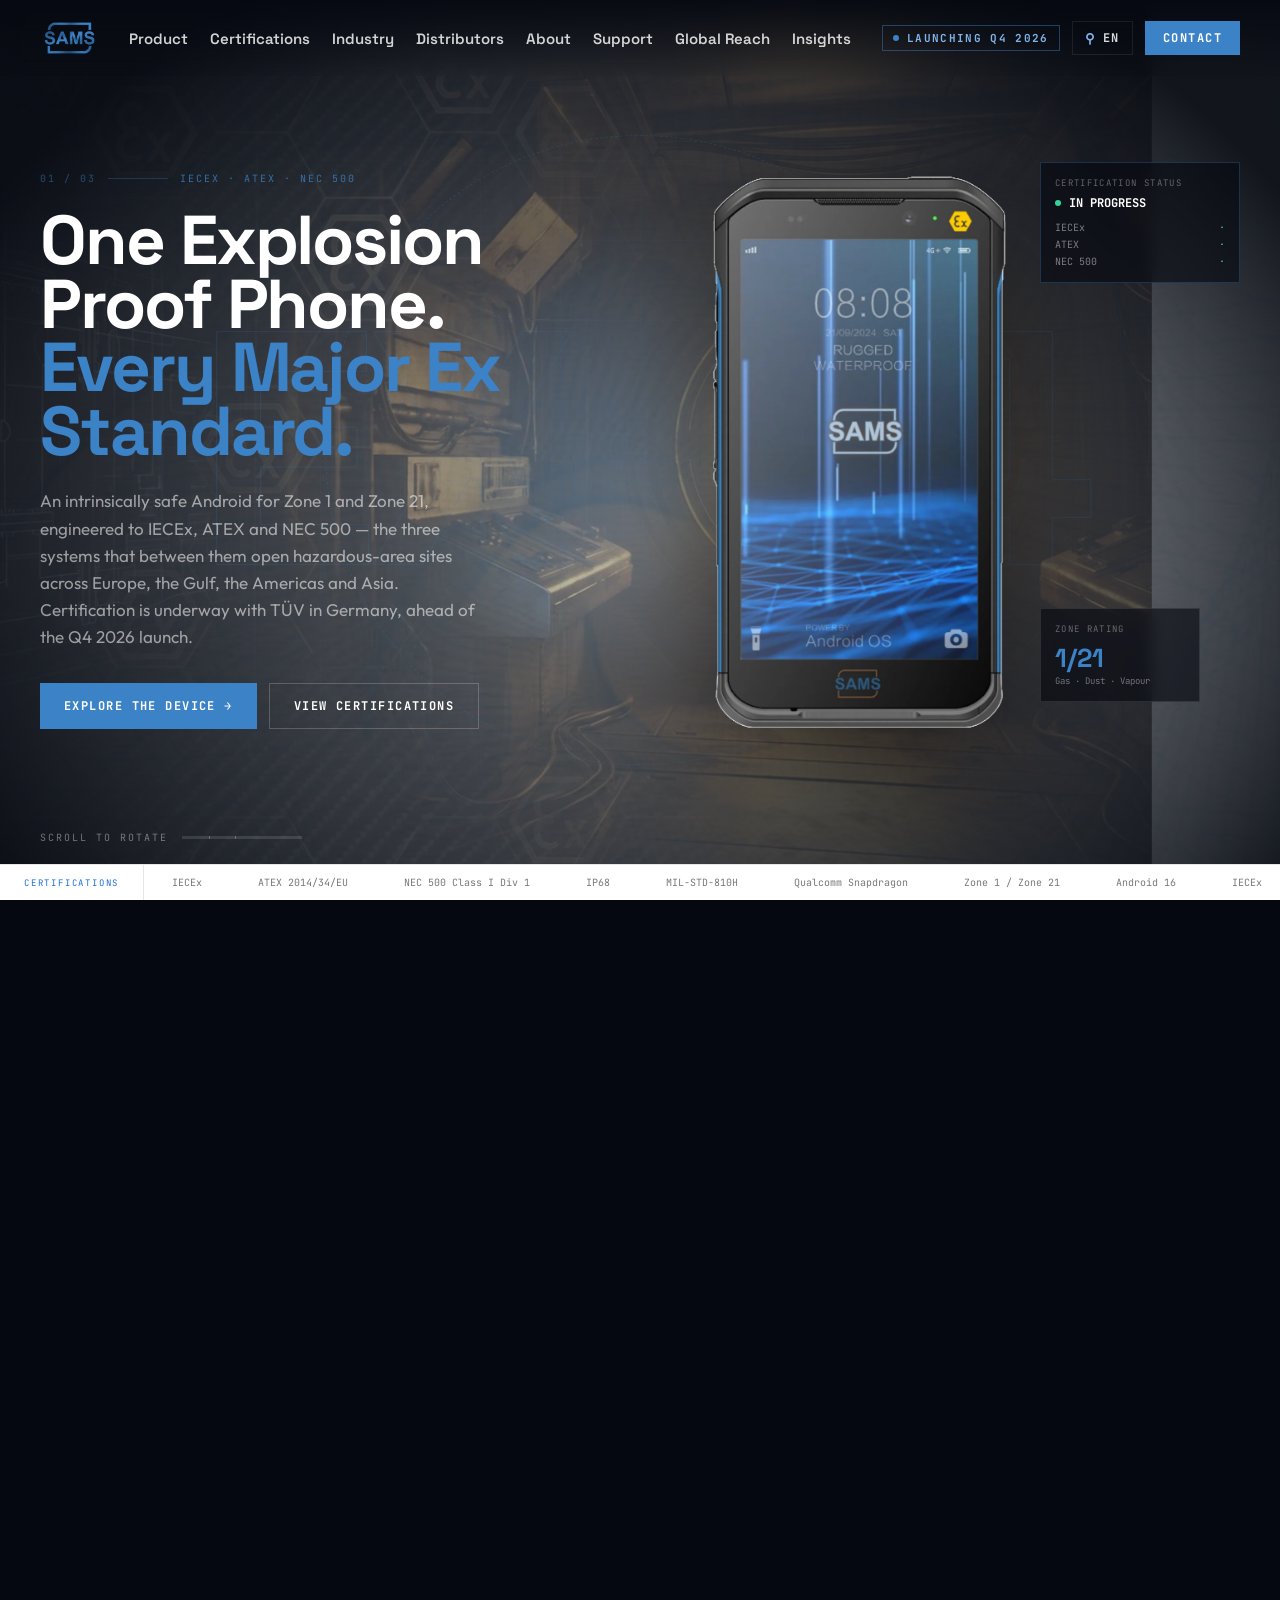
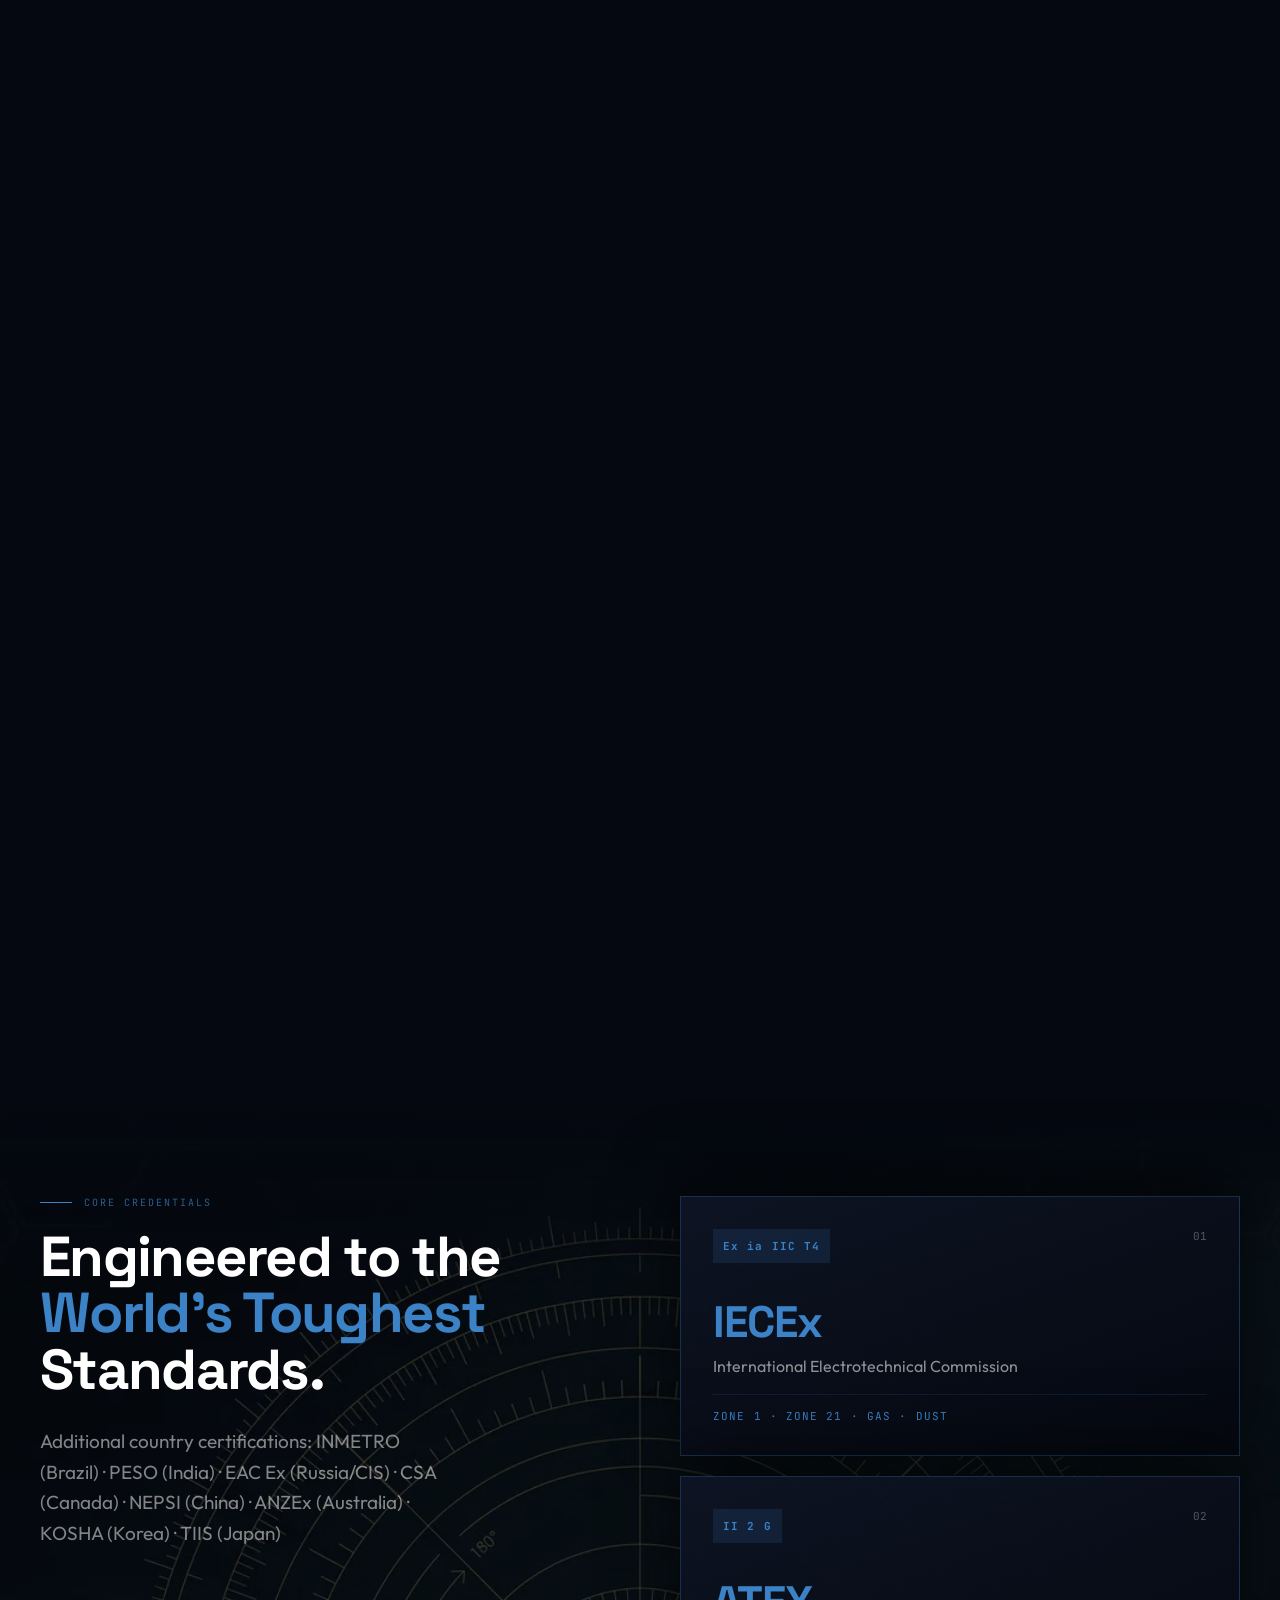
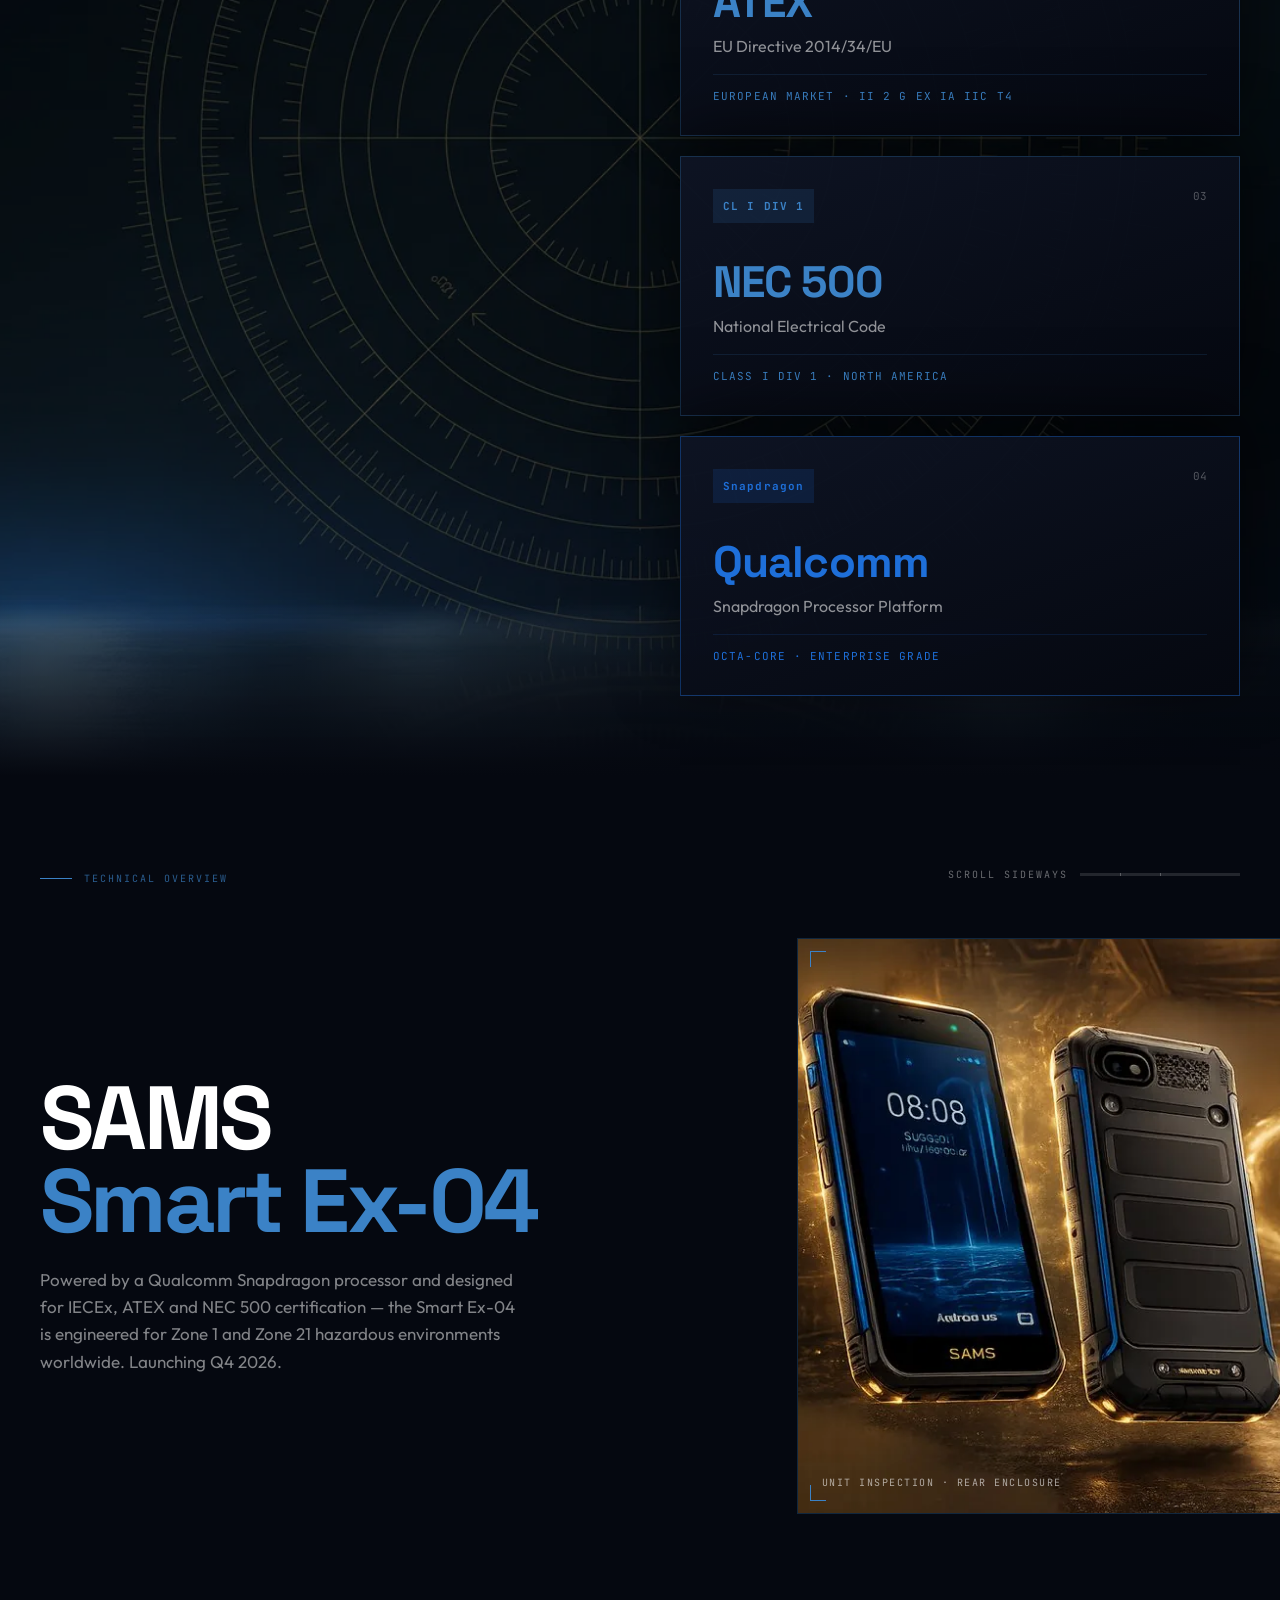
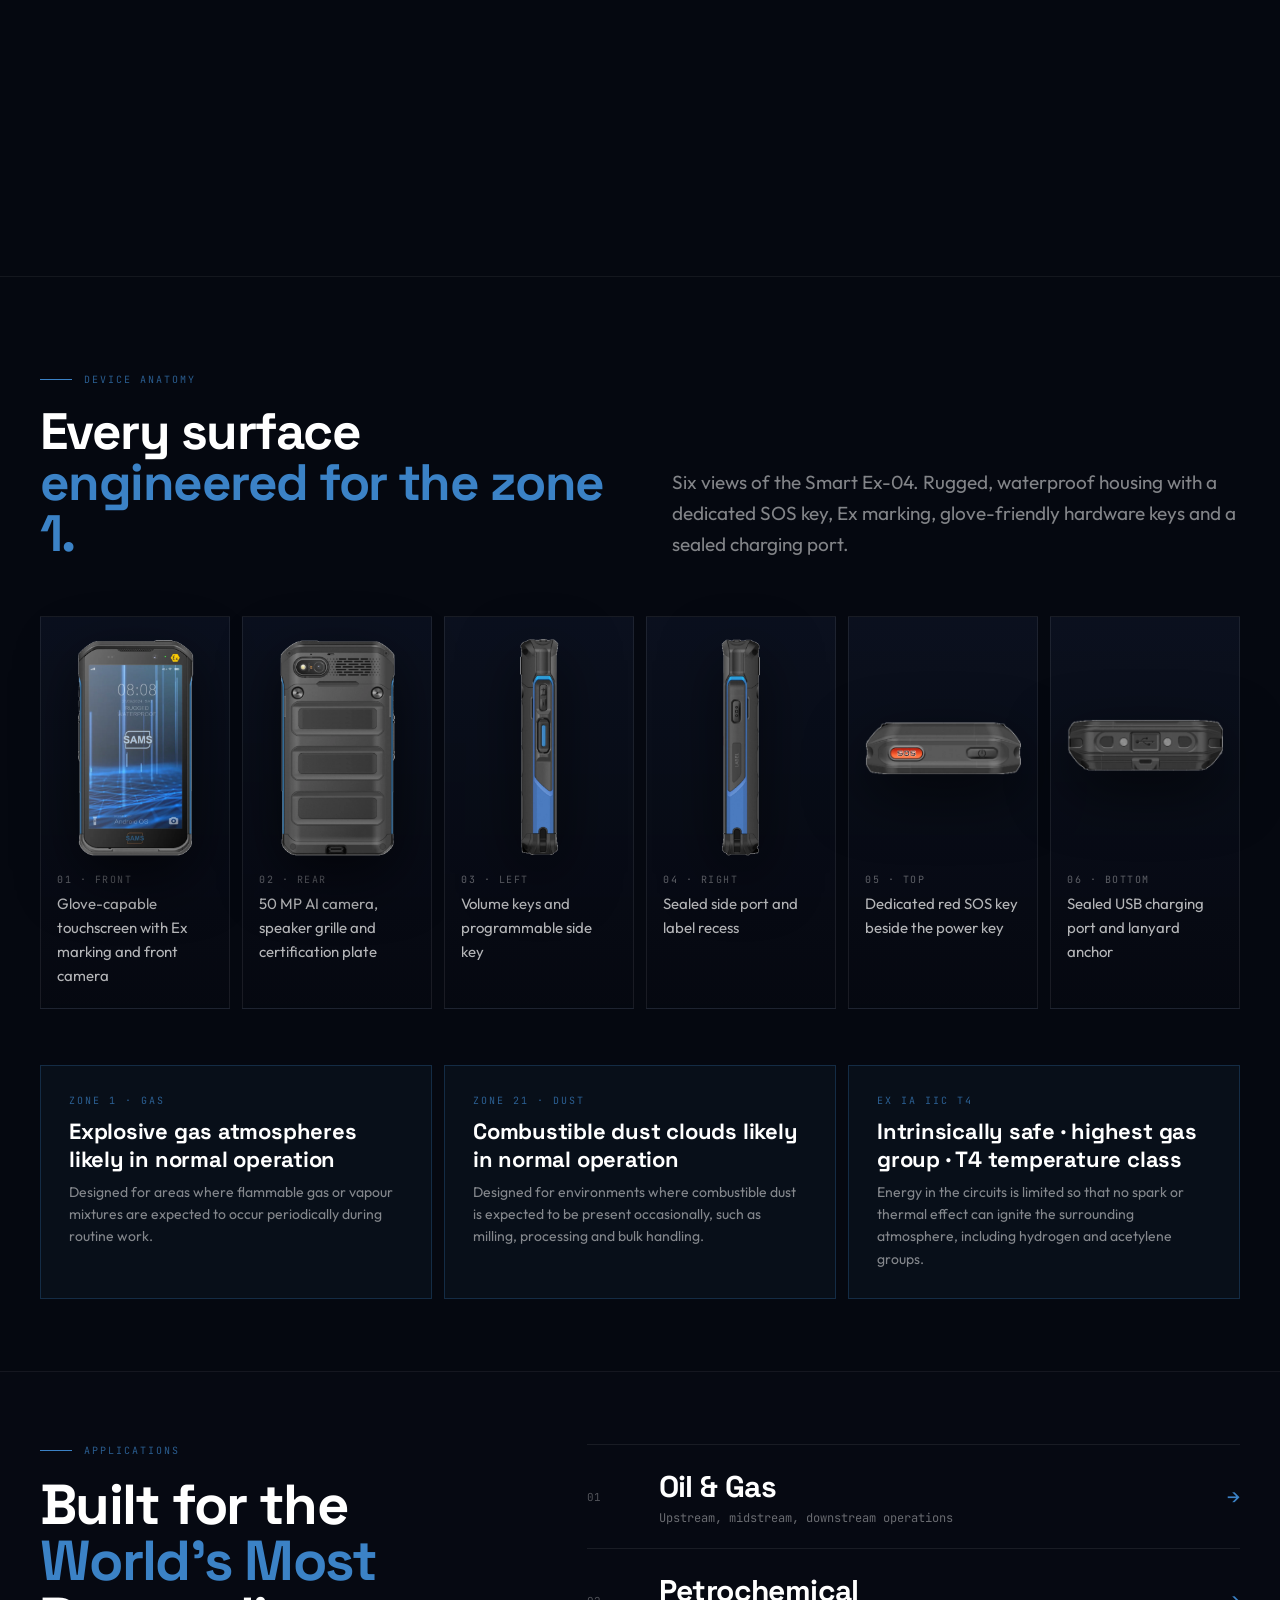
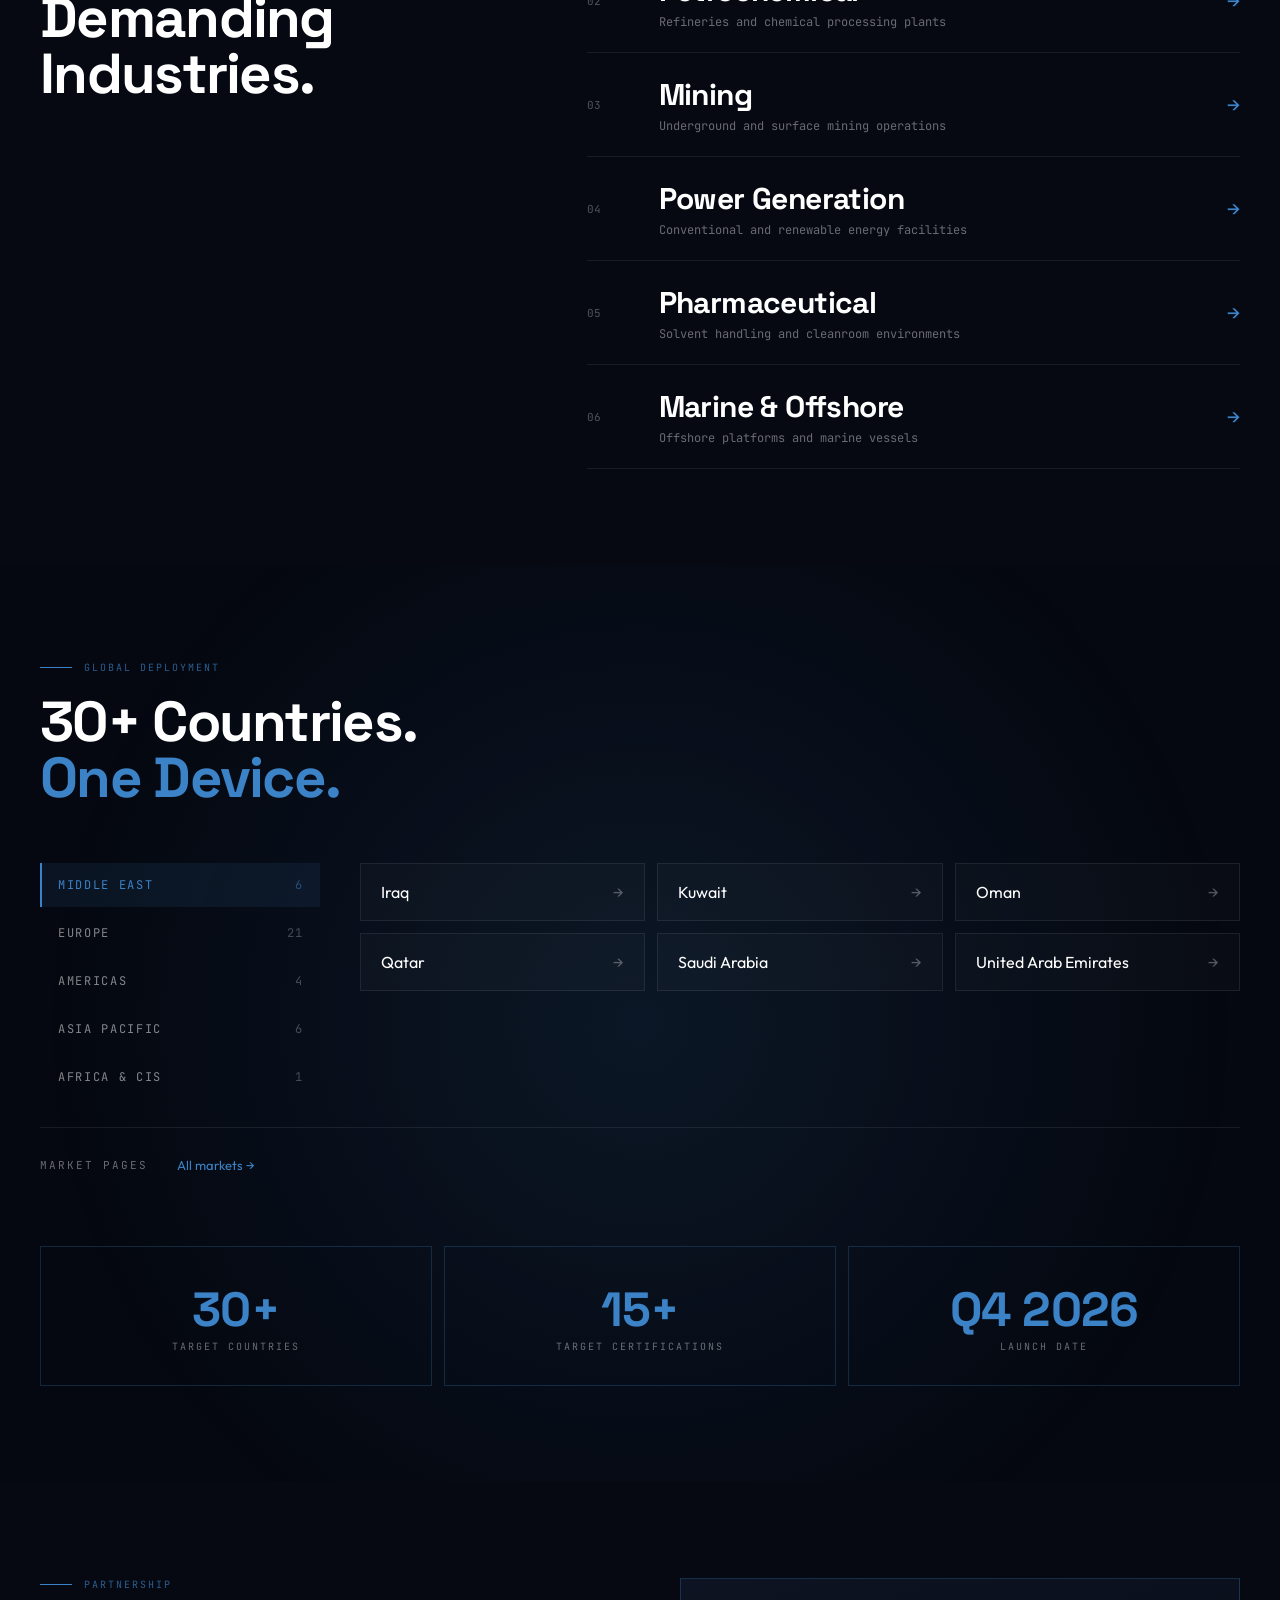
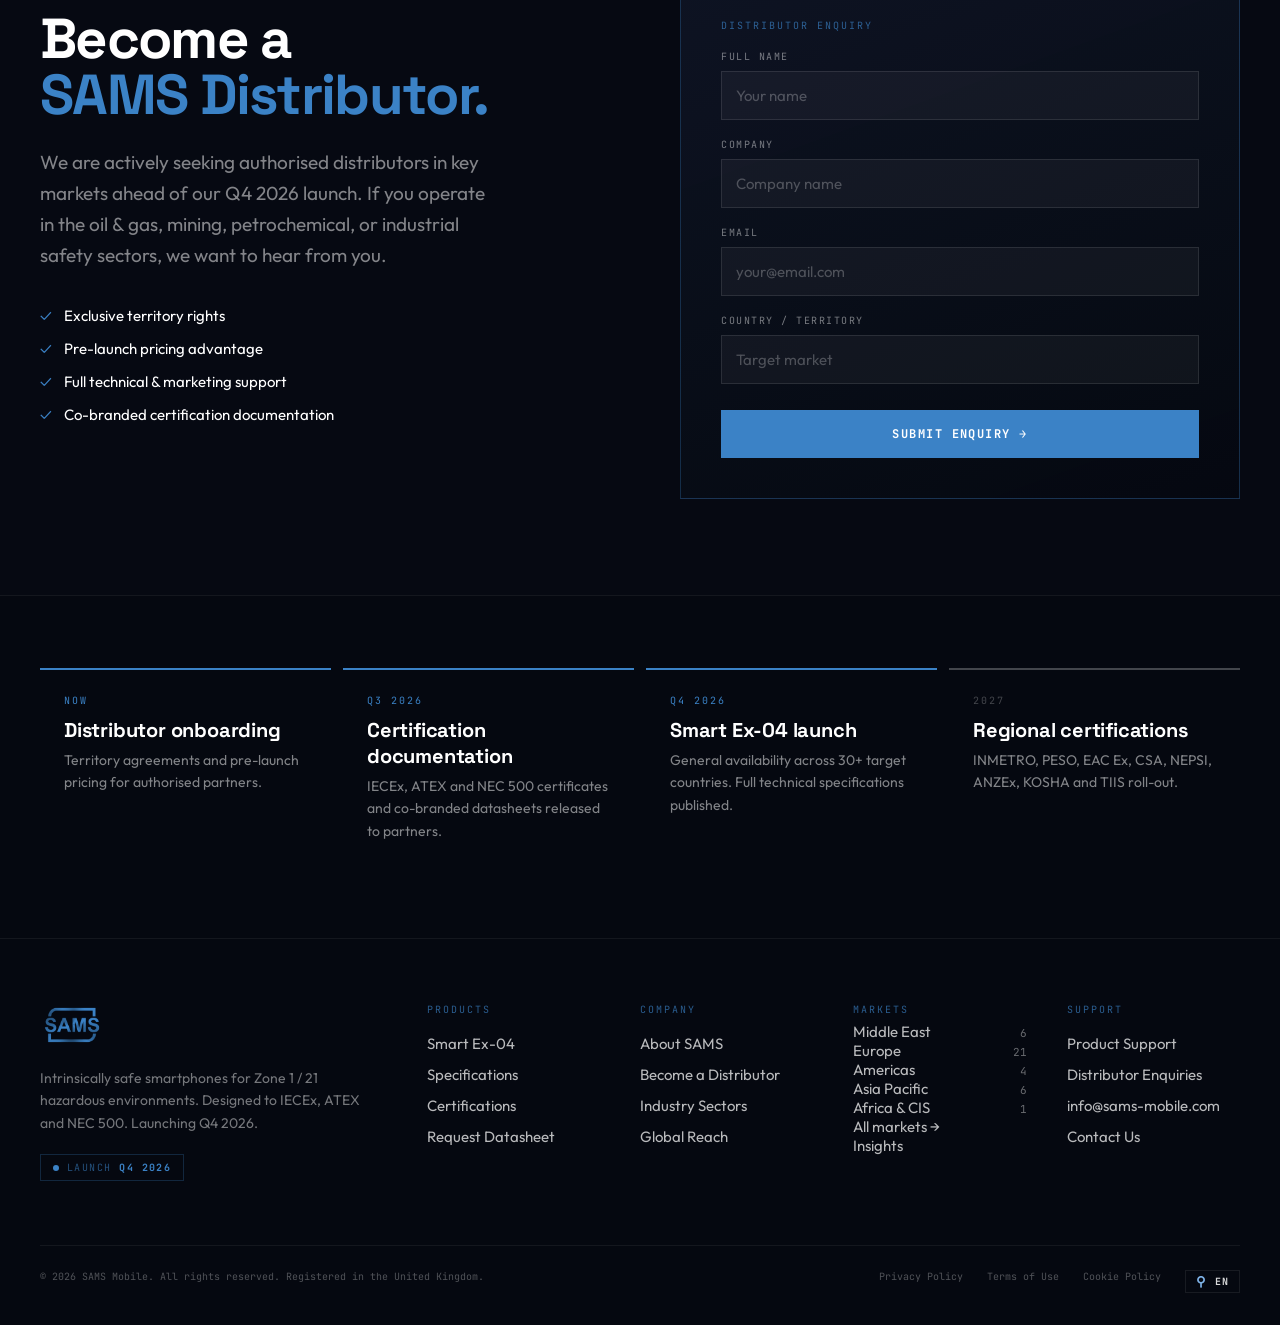
<file: main.html>
<!DOCTYPE html>
<html lang="en-US">
<head>
	<meta charset="UTF-8">
	<meta http-equiv="Content-Security-Policy" content="upgrade-insecure-requests">
	<meta name="viewport" content="width=device-width, initial-scale=1, viewport-fit=cover">
	<meta name="theme-color" content="#050810">
	<link rel="profile" href="https://gmpg.org/xfn/11">
	<script>document.documentElement.className += ' js';</script>
	<title>SAMS Mobile — Explosion Proof Smartphones for Zone 1 / 21</title>
<meta name='robots' content='noindex, nofollow' />

<!-- SAMS Mobile SEO -->
<meta name="description" content="SAMS Mobile builds the Smart Ex-04 — a Qualcomm-powered explosion proof, intrinsically safe smartphone for Zone 1 / Zone 21 hazardous areas, designed for IECEx, ATEX and NEC 500 certification. Launching Q4 2026.">
<meta property="og:locale" content="en-US">
<meta property="og:type" content="website">
<meta property="og:site_name" content="SAMS Mobile">
<meta property="og:title" content="SAMS Mobile — Explosion Proof Smartphones for Zone 1 / 21">
<meta property="og:description" content="SAMS Mobile builds the Smart Ex-04 — a Qualcomm-powered explosion proof, intrinsically safe smartphone for Zone 1 / Zone 21 hazardous areas, designed for IECEx, ATEX and NEC 500 certification. Launching Q4 2026.">
<meta property="og:url" content="https://sams-mobile.com/">
<meta property="og:image" content="assets/img/phone.jpg">
<meta property="og:image:alt" content="SAMS Smart Ex-04 intrinsically safe smartphone">
<meta name="twitter:card" content="summary_large_image">
<meta name="twitter:title" content="SAMS Mobile — Explosion Proof Smartphones for Zone 1 / 21">
<meta name="twitter:description" content="SAMS Mobile builds the Smart Ex-04 — a Qualcomm-powered explosion proof, intrinsically safe smartphone for Zone 1 / Zone 21 hazardous areas, designed for IECEx, ATEX and NEC 500 certification. Launching Q4 2026.">
<meta name="twitter:image" content="assets/img/phone.jpg">
<!-- /SAMS Mobile SEO -->

<link rel='dns-prefetch' href='//fonts.googleapis.com' />
<link href='https://fonts.googleapis.com' rel='preconnect' />
<link href='https://fonts.gstatic.com' crossorigin rel='preconnect' />

<!-- SAMS language alternates -->
<link rel="alternate" hreflang="en" href="https://sams-mobile.com/">
<link rel="alternate" hreflang="ar" href="https://sams-mobile.com/ar/">
<link rel="alternate" hreflang="de" href="https://sams-mobile.com/de/">
<link rel="alternate" hreflang="fr" href="https://sams-mobile.com/fr/">
<link rel="alternate" hreflang="es" href="https://sams-mobile.com/es/">
<link rel="alternate" hreflang="pt" href="https://sams-mobile.com/pt/">
<link rel="alternate" hreflang="ru" href="https://sams-mobile.com/ru/">
<link rel="alternate" hreflang="th" href="https://sams-mobile.com/th/">
<link rel="alternate" hreflang="x-default" href="https://sams-mobile.com/">
<link rel="icon" type="image/png" href="assets/img/favicon.png">

<link rel='stylesheet' id='sams-fonts-css' href='https://fonts.googleapis.com/css2?family=Space+Grotesk:wght@500;700&#038;family=JetBrains+Mono:wght@400;700&#038;family=Outfit:wght@300;400;500;600&#038;display=swap' media='all' />
<link rel='stylesheet' id='sams-v3-css' href='assets/css/v3.css' media='all' />

<link rel="canonical" href="https://sams-mobile.com/">
</head>

<body class="home wp-singular page-template-default page page-id-4 wp-embed-responsive wp-theme-sams-mobile sams-lang-en">

<a class="skip-link" href="#main">Skip to content</a>

<header>
  <nav class="nav" aria-label="Primary">
    <a class="nav__logo" href="https://sams-mobile.com/#top" aria-label="SAMS Mobile — home">
      <img src="assets/img/logo-blue.png" alt="SAMS Mobile" width="200" height="137">
    </a>

    <div class="nav__links">
              <a href="https://sams-mobile.com/smart-ex-04/">Product</a>
              <a href="https://sams-mobile.com/certifications/">Certifications</a>
              <a href="https://sams-mobile.com/industries/">Industry</a>
              <a href="https://sams-mobile.com/become-a-distributor/">Distributors</a>
              <a href="https://sams-mobile.com/about/">About</a>
              <a href="https://sams-mobile.com/support/">Support</a>
            <a href="https://sams-mobile.com/markets/">Global Reach</a>
      <a href="https://sams-mobile.com/insights/">Insights</a>
    </div>

    <div class="nav__actions">
      <span class="nav__badge">
        <span class="dot" aria-hidden="true"></span>
        <span>Status</span><b>Launching Q4 2026</b>
      </span>
      <div class="langsw langsw--nav"><button type="button" class="langsw__btn" aria-expanded="false" aria-haspopup="true" data-langsw><span class="langsw__globe" aria-hidden="true">&#9906;</span><span class="langsw__code">EN</span><span class="screen-reader-text">Choose a language</span></button><div class="langsw__list" role="menu" aria-label="Language"><a role="menuitem" href="https://sams-mobile.com/" hreflang="en" lang="en" aria-current="true" class="is-on"><i>EN</i>English</a><a role="menuitem" href="https://sams-mobile.com/ar/" hreflang="ar" lang="ar"><i>AR</i>العربية</a><a role="menuitem" href="https://sams-mobile.com/de/" hreflang="de" lang="de"><i>DE</i>Deutsch</a><a role="menuitem" href="https://sams-mobile.com/fr/" hreflang="fr" lang="fr"><i>FR</i>Français</a><a role="menuitem" href="https://sams-mobile.com/es/" hreflang="es" lang="es"><i>ES</i>Español</a><a role="menuitem" href="https://sams-mobile.com/pt/" hreflang="pt" lang="pt"><i>PT</i>Português</a><a role="menuitem" href="https://sams-mobile.com/ru/" hreflang="ru" lang="ru"><i>RU</i>Русский</a><a role="menuitem" href="https://sams-mobile.com/th/" hreflang="th" lang="th"><i>TH</i>ไทย</a></div></div>      <button type="button" class="btn btn--solid nav__contact" data-open-contact>Contact</button>
    </div>

    <button type="button" class="nav__burger" data-burger aria-label="Toggle menu" aria-expanded="false" aria-controls="sams-mobile-menu">
      <svg viewBox="0 0 24 24" fill="none" stroke="currentColor" stroke-width="2" aria-hidden="true"><line x1="3" y1="6" x2="21" y2="6"/><line x1="3" y1="12" x2="21" y2="12"/><line x1="3" y1="18" x2="21" y2="18"/></svg>
    </button>
  </nav>

  <div class="mobile-menu" id="sams-mobile-menu" data-mobile-menu>
    <div class="mobile-menu__inner">
              <a href="https://sams-mobile.com/smart-ex-04/">Product</a>
              <a href="https://sams-mobile.com/certifications/">Certifications</a>
              <a href="https://sams-mobile.com/industries/">Industry</a>
              <a href="https://sams-mobile.com/become-a-distributor/">Distributors</a>
              <a href="https://sams-mobile.com/about/">About</a>
              <a href="https://sams-mobile.com/support/">Support</a>
            <a href="https://sams-mobile.com/markets/">Global Reach</a>
      <a href="https://sams-mobile.com/insights/">Insights</a>
      <button type="button" data-open-contact>Contact Us</button>
      <div class="langsw langsw--menu" role="group" aria-label="Choose a language"><a href="https://sams-mobile.com/" hreflang="en" lang="en" aria-current="true" class="is-on">English</a><a href="https://sams-mobile.com/ar/" hreflang="ar" lang="ar">العربية</a><a href="https://sams-mobile.com/de/" hreflang="de" lang="de">Deutsch</a><a href="https://sams-mobile.com/fr/" hreflang="fr" lang="fr">Français</a><a href="https://sams-mobile.com/es/" hreflang="es" lang="es">Español</a><a href="https://sams-mobile.com/pt/" hreflang="pt" lang="pt">Português</a><a href="https://sams-mobile.com/ru/" hreflang="ru" lang="ru">Русский</a><a href="https://sams-mobile.com/th/" hreflang="th" lang="th">ไทย</a></div>    </div>
  </div>
</header>

<main id="main">

<!-- ================================================================ HERO -->
<section class="hero" id="top" aria-label="SAMS Smart Ex-04">
  <div class="hero__stage">
    <img class="hero__bg" src="assets/img/bg-main.webp" alt="" aria-hidden="true">
    <div class="hero__vignette" aria-hidden="true"></div>
    <div class="hero__grid" aria-hidden="true"></div>
    <div class="hero__word" aria-hidden="true">EX-04</div>

    <div class="hero__glow" aria-hidden="true"></div>
    <div class="hero__ring" aria-hidden="true"></div>

    <div class="turntable">
      <img src="assets/img/phone-front.webp" alt="SAMS Smart Ex-04 — front view" width="722" height="1356" fetchpriority="high">
      <img src="assets/img/phone-right.webp" alt="" aria-hidden="true" width="272" height="1352" loading="lazy">
      <img src="assets/img/phone-back-clean.webp" alt="" aria-hidden="true" width="726" height="1356" loading="lazy">
      <img src="assets/img/phone-left.webp" alt="" aria-hidden="true" width="272" height="1352" loading="lazy">
    </div>

        <!-- stage 1 -->
    <div class="hero__layer hero__layer--1">
      <div class="hero__copy is-on" data-hero-copy="0">
        <div class="hero__meta"><i>01 / 03</i><em aria-hidden="true"></em><span>IECEx · ATEX · NEC 500</span></div>
        <h1>One Explosion Proof Phone.<br><span class="accent">Every Major Ex Standard.</span></h1>
        <p>An intrinsically safe Android for Zone 1 and Zone 21, engineered to IECEx, ATEX and NEC 500 &mdash; the three systems that between them open hazardous-area sites across Europe, the Gulf, the Americas and Asia. Certification is underway with TÜV in Germany, ahead of the Q4 2026 launch.</p>
        <div class="hero__cta">
          <a class="btn btn--solid" href="#product">Explore the Device →</a>
          <a class="btn btn--ghost" href="#certs">View Certifications</a>
        </div>
      </div>
      <div></div>
    </div>

        <!-- stage 2 -->
    <div class="hero__layer hero__layer--2">
      <div></div>
      <div class="hero__copy hero__copy--right" data-hero-copy="1">
        <div class="hero__meta"><span>Qualcomm Snapdragon Inside</span><em aria-hidden="true"></em><i>02 / 03</i></div>
        <h2>Enterprise Power.<br><span class="accent">Explosive Safety.</span></h2>
        <p>Powered by a Qualcomm Snapdragon octa-core platform — flagship-class performance, engineered intrinsically safe for hazardous areas where standard smartphones can't go.</p>
      </div>
    </div>

        <!-- stage 3 -->
    <div class="hero__layer hero__layer--3">
      <div class="hero__copy" data-hero-copy="2">
        <div class="hero__meta"><i>03 / 03</i><em aria-hidden="true"></em><span>Launching Q4 2026</span></div>
        <h2>The Future of<br><span class="accent">Hazardous Area Comms.</span></h2>
        <p>SAMS Smart Ex-04 is redefining what an intrinsically safe device can be. Register your interest today.</p>
        <div class="hero__cta">
          <button type="button" class="btn btn--solid" data-open-contact>Register Interest →</button>
        </div>
      </div>
      <div></div>
    </div>

        <!-- Stage 2 HUD cluster (device swings left) -->
    <div class="hud-stage hud-stage--accent hud-stage--left hud-stage--t1" data-hud-stage="1" aria-hidden="true">
      <span class="hud-stage__lead"></span>
      <h4>Processor</h4>
      <div class="hud-stage__state"><span class="dot dot--accent"></span>SNAPDRAGON</div>
      <div class="hud-stage__segs" style="grid-template-columns:repeat(8,1fr)"><span></span><span></span><span></span><span></span><span></span><span></span><span></span><span></span></div>
      <div class="hud-stage__foot"><span>Octa-core</span><b>8 / 8</b></div>
    </div>
    <div class="hud-stage hud-stage--left hud-stage--t2 hud-stage--r2" data-hud-stage="1" aria-hidden="true">
      <span class="hud-stage__lead"></span>
      <h4>Battery</h4>
      <div class="hud-stage__figure"><b>4,000</b><span>mAh</span></div>
      <div class="hud-stage__bar"><i style="width:100%"></i></div>
      <div class="hud-stage__foot"><span>Li-Polymer</span><span>Full shift</span></div>
    </div>
    <div class="hud-stage hud-stage--left hud-stage--t3 hud-stage--r3" data-hud-stage="1" aria-hidden="true">
      <span class="hud-stage__lead"></span>
      <h4>Ingress Protection</h4>
      <div class="hud-stage__title"><b>IP68</b><span>SEALED</span></div>
      <div class="hud-stage__rows">
                <div><span>Dust</span><b>6 / 6 tight</b></div>
                <div><span>Water</span><b>8 · immersion</b></div>
              </div>
    </div>

        <!-- Stage 3 HUD cluster (device swings right) -->
    <div class="hud-stage hud-stage--accent hud-stage--right hud-stage--t1" data-hud-stage="2" aria-hidden="true">
      <span class="hud-stage__lead"></span>
      <h4>Launch Window</h4>
      <div class="hud-stage__state"><span class="dot dot--ok"></span>Q4 2026</div>
      <div class="hud-stage__segs hud-stage__segs--thin" style="grid-template-columns:repeat(4,1fr)"><span></span><span></span><span></span><span class="off"></span></div>
      <div class="hud-stage__foot"><span>Q1 · Q2 · Q3</span><b>Q4 →</b></div>
    </div>
    <div class="hud-stage hud-stage--right hud-stage--t2 hud-stage--r2" data-hud-stage="2" aria-hidden="true">
      <span class="hud-stage__lead"></span>
      <h4>Connectivity</h4>
      <div class="chips"><span class="chip">4G LTE</span><span class="chip">Wi-Fi</span><span class="chip">BT</span><span class="chip">NFC</span></div>
      <div class="hud-stage__foot"><span>GNSS</span><span style="color:#fff">GPS · GLONASS · BeiDou · Galileo</span></div>
    </div>
    <div class="hud-stage hud-stage--right hud-stage--t3 hud-stage--r3" data-hud-stage="2" aria-hidden="true">
      <span class="hud-stage__lead"></span>
      <h4>Platform</h4>
      <div class="hud-stage__title"><b class="sm">Android 16</b></div>
      <div class="hud-stage__rows">
                <div><span>Camera</span><b>50 MP · PDAF</b></div>
                <div><span>Management</span><b>Enterprise</b></div>
              </div>
    </div>

    <!-- HUD callouts -->
    <div class="hud-panel hud-panel--top" aria-hidden="true">
      <h4>Certification Status</h4>
      <div class="hud-panel__state"><span class="dot"></span>IN PROGRESS</div>
      <div class="hud-panel__rows">
                <div><span>IECEx</span><b>·</b></div>
                <div><span>ATEX</span><b>·</b></div>
                <div><span>NEC 500</span><b>·</b></div>
              </div>
    </div>
    <div class="hud-panel hud-panel--bot" aria-hidden="true">
      <h4>Zone Rating</h4>
      <div class="hud-panel__big">1/21</div>
      <div class="hud-panel__sub">Gas · Dust · Vapour</div>
    </div>

    <div class="hero__progress" aria-hidden="true">
      <span>Scroll to rotate</span>
      <span class="meter"><i></i></span>
    </div>

    <div class="ticker" aria-hidden="true">
      <span class="ticker__label">Certifications</span>
      <div class="ticker__track">
                <span>IECEx</span><span>ATEX 2014/34/EU</span><span>NEC 500 Class I Div 1</span><span>IP68</span><span>MIL-STD-810H</span><span>Qualcomm Snapdragon</span><span>Zone 1 / Zone 21</span><span>Android 16</span>                <span>IECEx</span><span>ATEX 2014/34/EU</span><span>NEC 500 Class I Div 1</span><span>IP68</span><span>MIL-STD-810H</span><span>Qualcomm Snapdragon</span><span>Zone 1 / Zone 21</span><span>Android 16</span>              </div>
    </div>
  </div>
</section>

<!-- ====================================================== CERTIFICATIONS -->
<section class="certs" id="certs" aria-labelledby="certs-title">
  <img class="certs__bg" src="assets/img/bg-cert.webp" alt="" aria-hidden="true" loading="lazy">
  <div class="certs__fade" aria-hidden="true"></div>
  <div class="certs__inner wrap">
    <div class="certs__intro">
      <div class="eyebrow" data-reveal>Core Credentials</div>
      <h2 id="certs-title" data-reveal>Engineered to the<br><span class="accent">World&#039;s Toughest</span><br>Standards.</h2>
      <p class="lede" data-reveal>Additional country certifications: INMETRO (Brazil) · PESO (India) · EAC Ex (Russia/CIS) · CSA (Canada) · NEPSI (China) · ANZEx (Australia) · KOSHA (Korea) · TIIS (Japan)</p>
    </div>
    <div class="certs__stack">

      <article class="cert-card" style="top:140px">
        <div class="cert-card__head">
          <span class="cert-card__tag">Ex ia IIC T4</span>
          <span class="cert-card__id">01</span>
        </div>
        <div>
          <div class="cert-card__name">IECEx</div>
          <div class="cert-card__full">International Electrotechnical Commission</div>
          <div class="cert-card__rule"></div>
          <div class="cert-card__scope">Zone 1 · Zone 21 · Gas · Dust</div>
        </div>
      </article>

      <article class="cert-card" style="top:168px">
        <div class="cert-card__head">
          <span class="cert-card__tag">II 2 G</span>
          <span class="cert-card__id">02</span>
        </div>
        <div>
          <div class="cert-card__name">ATEX</div>
          <div class="cert-card__full">EU Directive 2014/34/EU</div>
          <div class="cert-card__rule"></div>
          <div class="cert-card__scope">European Market · II 2 G Ex ia IIC T4</div>
        </div>
      </article>

      <article class="cert-card" style="top:196px">
        <div class="cert-card__head">
          <span class="cert-card__tag">CL I DIV 1</span>
          <span class="cert-card__id">03</span>
        </div>
        <div>
          <div class="cert-card__name">NEC 500</div>
          <div class="cert-card__full">National Electrical Code</div>
          <div class="cert-card__rule"></div>
          <div class="cert-card__scope">Class I Div 1 · North America</div>
        </div>
      </article>

      <article class="cert-card cert-card--alt" style="top:224px">
        <div class="cert-card__head">
          <span class="cert-card__tag">Snapdragon</span>
          <span class="cert-card__id">04</span>
        </div>
        <div>
          <div class="cert-card__name">Qualcomm</div>
          <div class="cert-card__full">Snapdragon Processor Platform</div>
          <div class="cert-card__rule"></div>
          <div class="cert-card__scope">Octa-core · Enterprise Grade</div>
        </div>
      </article>

    </div>
  </div>
</section>

<!-- ============================================================= PRODUCT -->
<section class="product" id="product" aria-labelledby="product-title">
  <div class="product__stage">
    <div class="eyebrow product__eyebrow">Technical Overview</div>
    <div class="product__hint" aria-hidden="true">
      <span>Scroll sideways</span>
      <span class="meter"><i></i></span>
    </div>

    <div class="rail" data-rail>
      <div class="rail__intro">
        <h2 id="product-title">SAMS<br><span class="accent">Smart Ex-04</span></h2>
        <p>Powered by a Qualcomm Snapdragon processor and designed for IECEx, ATEX and NEC 500 certification — the Smart Ex-04 is engineered for Zone 1 and Zone 21 hazardous environments worldwide. Launching Q4 2026.</p>
      </div>

      <figure class="rail__shot" style="margin:0">
        <img src="assets/img/phone-hero.webp" alt="SAMS Smart Ex-04 — rugged rear enclosure detail" width="1100" height="733" loading="lazy">
        <span class="corner corner--tl" aria-hidden="true"></span>
        <span class="corner corner--tr" aria-hidden="true"></span>
        <span class="corner corner--bl" aria-hidden="true"></span>
        <span class="corner corner--br" aria-hidden="true"></span>
        <figcaption>Unit inspection · rear enclosure</figcaption>
      </figure>

      <article class="spec">
        <div class="spec__head"><span>Processor</span><span>01</span></div>
        <div class="spec__body">
          <div class="spec__figure">
            <span class="spec__big">8</span>
            <span class="spec__unit">cores</span>
          </div>
          <div class="spec__meter">
            <div class="spec__segs" style="grid-template-columns:repeat(8,1fr)"><span class="on"></span><span class="on"></span><span class="on"></span><span class="on"></span><span class="on"></span><span class="on"></span><span class="on"></span><span class="on"></span></div>
            <div class="spec__cap"><span>CPU cores</span><b>8 / 8 active</b></div>
          </div>
                    <p class="spec__desc">Flagship-class octa-core platform running enterprise apps, scanning and video calls without throttling.</p>
        </div>
        <div>
          <div class="spec__value">Qualcomm Snapdragon</div>
          <div class="spec__sub">Octa-core platform</div>
        </div>
      </article>

      <article class="spec">
        <div class="spec__head"><span>Certification</span><span>02</span></div>
        <div class="spec__body">
          <div class="spec__figure">
            <span class="spec__big">3</span>
            <span class="spec__unit">standards</span>
          </div>
          <div class="spec__meter">
            <div class="spec__segs" style="grid-template-columns:repeat(3,1fr)"><span class="on"></span><span class="on"></span><span class="on"></span></div>
            <div class="spec__cap"><span>Gas · Dust</span><b>Zone 1 / 21</b></div>
          </div>
                    <div class="chips"><span class="chip">IECEx</span><span class="chip">ATEX</span><span class="chip">NEC 500</span></div>
                    <p class="spec__desc">Designed for gas and dust atmospheres across Europe, North America and IECEx member states. Certification in progress.</p>
        </div>
        <div>
          <div class="spec__value">IECEx · ATEX · NEC 500</div>
          <div class="spec__sub">Zone 1 / Zone 21</div>
        </div>
      </article>

      <article class="spec">
        <div class="spec__head"><span>IP Rating</span><span>03</span></div>
        <div class="spec__body">
          <div class="spec__figure">
            <span class="spec__big">68</span>
            <span class="spec__unit">IP code</span>
          </div>
          <div class="spec__meter">
            <div class="spec__segs" style="grid-template-columns:repeat(6,1fr)"><span class="on"></span><span class="on"></span><span class="on"></span><span class="on"></span><span class="on"></span><span class="on"></span></div>
            <div class="spec__cap"><span>Dust 6 / 6</span><b>Water 8 / 9</b></div>
          </div>
                    <div class="chips"><span class="chip">Dust-tight</span><span class="chip">1.5 m · 30 min</span></div>
                    <p class="spec__desc">Fully dust-tight and protected against continuous immersion. Sealed ports, keys and speaker.</p>
        </div>
        <div>
          <div class="spec__value">IP68</div>
          <div class="spec__sub">Dust &amp; water proof</div>
        </div>
      </article>

      <article class="spec">
        <div class="spec__head"><span>Battery</span><span>04</span></div>
        <div class="spec__body">
          <div class="spec__figure">
            <span class="spec__big">4,000</span>
            <span class="spec__unit">mAh</span>
          </div>
          <div class="spec__meter">
            <div class="spec__segs" style="grid-template-columns:repeat(12,1fr)"><span class="on"></span><span class="on"></span><span class="on"></span><span class="on"></span><span class="on"></span><span class="on"></span><span class="on"></span><span class="on"></span><span class="on"></span><span class="on"></span><span class="on"></span><span class="on"></span></div>
            <div class="spec__cap"><span>Full shift</span><b>12 h+</b></div>
          </div>
                    <div class="chips"><span class="chip">Intrinsically safe</span><span class="chip">Low-temp</span></div>
                    <p class="spec__desc">Full-shift capacity with intrinsically safe charging circuitry and low-temperature operation.</p>
        </div>
        <div>
          <div class="spec__value">4,000 mAh</div>
          <div class="spec__sub">Li-Polymer</div>
        </div>
      </article>

      <article class="spec">
        <div class="spec__head"><span>Connectivity</span><span>05</span></div>
        <div class="spec__body">
          <div class="spec__figure">
            <span class="spec__big">4</span>
            <span class="spec__unit">radios</span>
          </div>
          <div class="spec__meter">
            <div class="spec__segs" style="grid-template-columns:repeat(4,1fr)"><span class="on"></span><span class="on"></span><span class="on"></span><span class="on"></span></div>
            <div class="spec__cap"><span>Cellular · Local</span><b>NFC</b></div>
          </div>
                    <div class="chips"><span class="chip">4G LTE</span><span class="chip">Wi-Fi</span><span class="chip">Bluetooth</span><span class="chip">NFC</span></div>
                    <p class="spec__desc">LTE, dual-band Wi-Fi and Bluetooth for PTT, telemetry and asset tagging via NFC.</p>
        </div>
        <div>
          <div class="spec__value">4G LTE · Wi-Fi · BT</div>
          <div class="spec__sub">NFC supported</div>
        </div>
      </article>

      <article class="spec">
        <div class="spec__head"><span>Camera</span><span>06</span></div>
        <div class="spec__body">
          <div class="spec__figure">
            <span class="spec__big">50</span>
            <span class="spec__unit">megapixel</span>
          </div>
          <div class="spec__meter">
            <div class="spec__segs" style="grid-template-columns:repeat(10,1fr)"><span class="on"></span><span class="on"></span><span class="on"></span><span class="on"></span><span class="on"></span><span class="on"></span><span class="on"></span><span class="on"></span><span class="on"></span><span class="on"></span></div>
            <div class="spec__cap"><span>Inspection grade</span><b>PDAF</b></div>
          </div>
                    <div class="chips"><span class="chip">Autofocus</span><span class="chip">LED flash</span></div>
                    <p class="spec__desc">High-resolution inspection imaging with phase-detect autofocus and LED flash for dark plant areas.</p>
        </div>
        <div>
          <div class="spec__value">50 MP Rear</div>
          <div class="spec__sub">PDAF · LED flash</div>
        </div>
      </article>

      <article class="spec">
        <div class="spec__head"><span>OS</span><span>07</span></div>
        <div class="spec__body">
          <div class="spec__figure">
            <span class="spec__big">16</span>
            <span class="spec__unit">Android</span>
          </div>
          <div class="spec__meter">
            <div class="spec__segs" style="grid-template-columns:repeat(16,1fr)"><span class="on"></span><span class="on"></span><span class="on"></span><span class="on"></span><span class="on"></span><span class="on"></span><span class="on"></span><span class="on"></span><span class="on"></span><span class="on"></span><span class="on"></span><span class="on"></span><span class="on"></span><span class="on"></span><span class="on"></span><span class="on"></span></div>
            <div class="spec__cap"><span>Version</span><b>Latest</b></div>
          </div>
                    <div class="chips"><span class="chip">Device mgmt</span><span class="chip">Work profiles</span></div>
                    <p class="spec__desc">Latest Android with enterprise device management, work profiles and long-term security updates.</p>
        </div>
        <div>
          <div class="spec__value">Android 16</div>
          <div class="spec__sub">Enterprise ready</div>
        </div>
      </article>

      <article class="spec">
        <div class="spec__head"><span>GNSS</span><span>08</span></div>
        <div class="spec__body">
          <div class="spec__figure">
            <span class="spec__big">4</span>
            <span class="spec__unit">constellations</span>
          </div>
          <div class="spec__meter">
            <div class="spec__segs" style="grid-template-columns:repeat(4,1fr)"><span class="on"></span><span class="on"></span><span class="on"></span><span class="on"></span></div>
            <div class="spec__cap"><span>Positioning</span><b>Global</b></div>
          </div>
                    <div class="chips"><span class="chip">GPS</span><span class="chip">GLONASS</span><span class="chip">BeiDou</span><span class="chip">Galileo</span></div>
                    <p class="spec__desc">Four-constellation positioning for lone-worker safety and geofenced zone alerts.</p>
        </div>
        <div>
          <div class="spec__value">GPS · GLONASS</div>
          <div class="spec__sub">BeiDou · Galileo</div>
        </div>
      </article>

      <div class="rail__cta">
        <p>Full technical specifications will be released at product launch in Q4 2026. Register your interest to receive the complete datasheet and certification documentation.</p>
        <div>
          <button type="button" class="btn btn--solid" data-open-contact>Register Interest →</button>
          <a class="btn btn--ghost" href="#distributor">Become a Distributor</a>
        </div>
      </div>

      <div class="rail__end" aria-hidden="true"></div>
    </div>
  </div>
</section>

<!-- ============================================================= ANATOMY -->
<section class="anatomy" id="anatomy" aria-labelledby="anatomy-title">
  <div class="wrap">
    <div class="eyebrow" data-reveal>Device Anatomy</div>
    <div class="anatomy__head">
      <h2 id="anatomy-title" data-reveal>Every surface<br><span class="accent">engineered for the zone 1.</span></h2>
      <p class="lede" data-reveal>Six views of the Smart Ex-04. Rugged, waterproof housing with a dedicated SOS key, Ex marking, glove-friendly hardware keys and a sealed charging port.</p>
    </div>

    <div class="views">
      <article class="view" data-reveal>
        <div class="view__img"><img src="assets/img/phone-front.webp" alt="Smart Ex-04 front view" loading="lazy" width="722" height="1356"></div>
        <div>
          <div class="view__label">01 · Front</div>
          <div class="view__desc">Glove-capable touchscreen with Ex marking and front camera</div>
        </div>
      </article>
      <article class="view" data-reveal>
        <div class="view__img"><img src="assets/img/phone-back-clean.webp" alt="Smart Ex-04 rear view" loading="lazy" width="726" height="1356"></div>
        <div>
          <div class="view__label">02 · Rear</div>
          <div class="view__desc">50 MP AI camera, speaker grille and certification plate</div>
        </div>
      </article>
      <article class="view" data-reveal>
        <div class="view__img"><img src="assets/img/phone-left.webp" alt="Smart Ex-04 left side" loading="lazy" width="272" height="1352"></div>
        <div>
          <div class="view__label">03 · Left</div>
          <div class="view__desc">Volume keys and programmable side key</div>
        </div>
      </article>
      <article class="view" data-reveal>
        <div class="view__img"><img src="assets/img/phone-right.webp" alt="Smart Ex-04 right side" loading="lazy" width="272" height="1352"></div>
        <div>
          <div class="view__label">04 · Right</div>
          <div class="view__desc">Sealed side port and label recess</div>
        </div>
      </article>
      <article class="view" data-reveal>
        <div class="view__img"><img src="assets/img/phone-top.webp" alt="Smart Ex-04 top edge" loading="lazy" width="710" height="254"></div>
        <div>
          <div class="view__label">05 · Top</div>
          <div class="view__desc">Dedicated red SOS key beside the power key</div>
        </div>
      </article>
      <article class="view" data-reveal>
        <div class="view__img"><img src="assets/img/phone-bottom.webp" alt="Smart Ex-04 bottom edge" loading="lazy" width="710" height="250"></div>
        <div>
          <div class="view__label">06 · Bottom</div>
          <div class="view__desc">Sealed USB charging port and lanyard anchor</div>
        </div>
      </article>
    </div>

    <div class="zones">
      <article class="zone" data-reveal>
        <div class="zone__tag">Zone 1 · Gas</div>
        <h3>Explosive gas atmospheres likely in normal operation</h3>
        <p>Designed for areas where flammable gas or vapour mixtures are expected to occur periodically during routine work.</p>
      </article>
      <article class="zone" data-reveal>
        <div class="zone__tag">Zone 21 · Dust</div>
        <h3>Combustible dust clouds likely in normal operation</h3>
        <p>Designed for environments where combustible dust is expected to be present occasionally, such as milling, processing and bulk handling.</p>
      </article>
      <article class="zone" data-reveal>
        <div class="zone__tag">Ex ia IIC T4</div>
        <h3>Intrinsically safe · highest gas group · T4 temperature class</h3>
        <p>Energy in the circuits is limited so that no spark or thermal effect can ignite the surrounding atmosphere, including hydrogen and acetylene groups.</p>
      </article>
    </div>
  </div>
</section>

<!-- ========================================================== INDUSTRIES -->
<section class="industries" id="industries" aria-labelledby="industries-title">
  <div class="industries__inner wrap">
    <div class="industries__intro">
      <div class="eyebrow" data-reveal>Applications</div>
      <h2 id="industries-title" data-reveal>Built for the<br><span class="accent">World&#039;s Most</span><br>Demanding Industries.</h2>
    </div>
    <div>
      <div class="sector" data-reveal>
        <span class="sector__n">01</span>
        <div><div class="sector__name">Oil &amp; Gas</div><div class="sector__desc">Upstream, midstream, downstream operations</div></div>
        <span class="sector__arrow" aria-hidden="true">→</span>
      </div>
      <div class="sector" data-reveal>
        <span class="sector__n">02</span>
        <div><div class="sector__name">Petrochemical</div><div class="sector__desc">Refineries and chemical processing plants</div></div>
        <span class="sector__arrow" aria-hidden="true">→</span>
      </div>
      <div class="sector" data-reveal>
        <span class="sector__n">03</span>
        <div><div class="sector__name">Mining</div><div class="sector__desc">Underground and surface mining operations</div></div>
        <span class="sector__arrow" aria-hidden="true">→</span>
      </div>
      <div class="sector" data-reveal>
        <span class="sector__n">04</span>
        <div><div class="sector__name">Power Generation</div><div class="sector__desc">Conventional and renewable energy facilities</div></div>
        <span class="sector__arrow" aria-hidden="true">→</span>
      </div>
      <div class="sector" data-reveal>
        <span class="sector__n">05</span>
        <div><div class="sector__name">Pharmaceutical</div><div class="sector__desc">Solvent handling and cleanroom environments</div></div>
        <span class="sector__arrow" aria-hidden="true">→</span>
      </div>
      <div class="sector" data-reveal>
        <span class="sector__n">06</span>
        <div><div class="sector__name">Marine &amp; Offshore</div><div class="sector__desc">Offshore platforms and marine vessels</div></div>
        <span class="sector__arrow" aria-hidden="true">→</span>
      </div>
      <div class="sector-end"></div>
    </div>
  </div>
</section>

<!-- =============================================================== REACH -->
<section class="reach" id="reach" aria-labelledby="reach-title">
  <div class="reach__glow" aria-hidden="true"></div>
  <div class="reach__inner wrap">
    <div class="eyebrow" data-reveal>Global Deployment</div>
    <h2 id="reach-title" data-reveal>30+ Countries.<br><span class="accent">One Device.</span></h2>

    <div class="reach__cols">
      <div class="regions" role="tablist" aria-label="Regions">
        <button type="button" class="region" role="tab" aria-selected="true" data-region="me"><span>Middle East</span><span>6</span></button>
        <button type="button" class="region" role="tab" aria-selected="false" data-region="eu"><span>Europe</span><span>21</span></button>
        <button type="button" class="region" role="tab" aria-selected="false" data-region="am"><span>Americas</span><span>4</span></button>
        <button type="button" class="region" role="tab" aria-selected="false" data-region="apac"><span>Asia Pacific</span><span>6</span></button>
        <button type="button" class="region" role="tab" aria-selected="false" data-region="afcis"><span>Africa &amp; CIS</span><span>1</span></button>
      </div>

            <div class="countries" data-countries>
        <div class="countries__panel" data-region-panel="me">
          <a class="country country--linked" href="https://sams-mobile.com/markets/iraq/"><span>Iraq</span><span aria-hidden="true">&rarr;</span></a><a class="country country--linked" href="https://sams-mobile.com/markets/kuwait/"><span>Kuwait</span><span aria-hidden="true">&rarr;</span></a><a class="country country--linked" href="https://sams-mobile.com/markets/oman/"><span>Oman</span><span aria-hidden="true">&rarr;</span></a><a class="country country--linked" href="https://sams-mobile.com/markets/qatar/"><span>Qatar</span><span aria-hidden="true">&rarr;</span></a><a class="country country--linked" href="https://sams-mobile.com/markets/saudi-arabia/"><span>Saudi Arabia</span><span aria-hidden="true">&rarr;</span></a><a class="country country--linked" href="https://sams-mobile.com/markets/united-arab-emirates/"><span>United Arab Emirates</span><span aria-hidden="true">&rarr;</span></a>        </div>
        <div class="countries__panel" data-region-panel="eu" hidden>
          <a class="country country--linked" href="https://sams-mobile.com/markets/austria/"><span>Austria</span><span aria-hidden="true">&rarr;</span></a><a class="country country--linked" href="https://sams-mobile.com/markets/belgium/"><span>Belgium</span><span aria-hidden="true">&rarr;</span></a><a class="country country--linked" href="https://sams-mobile.com/markets/czech-republic/"><span>Czech Republic</span><span aria-hidden="true">&rarr;</span></a><a class="country country--linked" href="https://sams-mobile.com/markets/denmark/"><span>Denmark</span><span aria-hidden="true">&rarr;</span></a><a class="country country--linked" href="https://sams-mobile.com/markets/finland/"><span>Finland</span><span aria-hidden="true">&rarr;</span></a><a class="country country--linked" href="https://sams-mobile.com/markets/france/"><span>France</span><span aria-hidden="true">&rarr;</span></a><a class="country country--linked" href="https://sams-mobile.com/markets/germany/"><span>Germany</span><span aria-hidden="true">&rarr;</span></a><a class="country country--linked" href="https://sams-mobile.com/markets/greece/"><span>Greece</span><span aria-hidden="true">&rarr;</span></a><a class="country country--linked" href="https://sams-mobile.com/markets/hungary/"><span>Hungary</span><span aria-hidden="true">&rarr;</span></a><a class="country country--linked" href="https://sams-mobile.com/markets/ireland/"><span>Ireland</span><span aria-hidden="true">&rarr;</span></a><a class="country country--linked" href="https://sams-mobile.com/markets/italy/"><span>Italy</span><span aria-hidden="true">&rarr;</span></a><a class="country country--linked" href="https://sams-mobile.com/markets/netherlands/"><span>Netherlands</span><span aria-hidden="true">&rarr;</span></a><a class="country country--linked" href="https://sams-mobile.com/markets/norway/"><span>Norway</span><span aria-hidden="true">&rarr;</span></a><a class="country country--linked" href="https://sams-mobile.com/markets/poland/"><span>Poland</span><span aria-hidden="true">&rarr;</span></a><a class="country country--linked" href="https://sams-mobile.com/markets/portugal/"><span>Portugal</span><span aria-hidden="true">&rarr;</span></a><a class="country country--linked" href="https://sams-mobile.com/markets/romania/"><span>Romania</span><span aria-hidden="true">&rarr;</span></a><a class="country country--linked" href="https://sams-mobile.com/markets/spain/"><span>Spain</span><span aria-hidden="true">&rarr;</span></a><a class="country country--linked" href="https://sams-mobile.com/markets/sweden/"><span>Sweden</span><span aria-hidden="true">&rarr;</span></a><a class="country country--linked" href="https://sams-mobile.com/markets/switzerland/"><span>Switzerland</span><span aria-hidden="true">&rarr;</span></a><a class="country country--linked" href="https://sams-mobile.com/markets/turkey/"><span>Turkey</span><span aria-hidden="true">&rarr;</span></a><a class="country country--linked" href="https://sams-mobile.com/markets/united-kingdom/"><span>United Kingdom</span><span aria-hidden="true">&rarr;</span></a>        </div>
        <div class="countries__panel" data-region-panel="am" hidden>
          <a class="country country--linked" href="https://sams-mobile.com/markets/brazil/"><span>Brazil</span><span aria-hidden="true">&rarr;</span></a><a class="country country--linked" href="https://sams-mobile.com/markets/canada/"><span>Canada</span><span aria-hidden="true">&rarr;</span></a><a class="country country--linked" href="https://sams-mobile.com/markets/mexico/"><span>Mexico</span><span aria-hidden="true">&rarr;</span></a><a class="country country--linked" href="https://sams-mobile.com/markets/united-states/"><span>United States</span><span aria-hidden="true">&rarr;</span></a>        </div>
        <div class="countries__panel" data-region-panel="apac" hidden>
          <a class="country country--linked" href="https://sams-mobile.com/markets/australia/"><span>Australia</span><span aria-hidden="true">&rarr;</span></a><a class="country country--linked" href="https://sams-mobile.com/markets/india/"><span>India</span><span aria-hidden="true">&rarr;</span></a><a class="country country--linked" href="https://sams-mobile.com/markets/indonesia/"><span>Indonesia</span><span aria-hidden="true">&rarr;</span></a><a class="country country--linked" href="https://sams-mobile.com/markets/malaysia/"><span>Malaysia</span><span aria-hidden="true">&rarr;</span></a><a class="country country--linked" href="https://sams-mobile.com/markets/singapore/"><span>Singapore</span><span aria-hidden="true">&rarr;</span></a><a class="country country--linked" href="https://sams-mobile.com/markets/thailand/"><span>Thailand</span><span aria-hidden="true">&rarr;</span></a>        </div>
        <div class="countries__panel" data-region-panel="afcis" hidden>
          <a class="country country--linked" href="https://sams-mobile.com/markets/nigeria/"><span>Nigeria</span><span aria-hidden="true">&rarr;</span></a>        </div>
      </div>
    </div>

    <nav class="reach__markets" aria-label="Market pages" data-reveal>
            <span class="reach__markets-label">Market pages</span>
      <a class="reach__markets-all" href="https://sams-mobile.com/markets/">All markets &rarr;</a>
    </nav>

    <div class="stats">
      <div class="stat" data-reveal><div class="stat__n">30+</div><div class="stat__label">Target Countries</div></div>
      <div class="stat" data-reveal><div class="stat__n">15+</div><div class="stat__label">Target Certifications</div></div>
      <div class="stat" data-reveal><div class="stat__n">Q4 2026</div><div class="stat__label">Launch Date</div></div>
    </div>
  </div>
</section>

<!-- ========================================================= DISTRIBUTOR -->
<section class="distributor" id="distributor" aria-labelledby="distributor-title">
  <div class="distributor__inner wrap">
    <div>
      <div class="eyebrow" data-reveal>Partnership</div>
      <h2 id="distributor-title" data-reveal>Become a<br><span class="accent">SAMS Distributor.</span></h2>
      <p class="lede distributor__lede" data-reveal>We are actively seeking authorised distributors in key markets ahead of our Q4 2026 launch. If you operate in the oil &amp; gas, mining, petrochemical, or industrial safety sectors, we want to hear from you.</p>
      <div class="perks">
        <div class="perk" data-reveal>Exclusive territory rights</div>
        <div class="perk" data-reveal>Pre-launch pricing advantage</div>
        <div class="perk" data-reveal>Full technical &amp; marketing support</div>
        <div class="perk" data-reveal>Co-branded certification documentation</div>
      </div>
    </div>

    <form class="form" data-reveal method="post" action="#" data-standalone-form>
      <input type="hidden" name="action" value="sams_form">
      <input type="hidden" name="sams_form_type" value="distributor">
      <input type="hidden" name="sams_lang" value="en">
      <input type="hidden" id="sams_nonce" name="sams_nonce" value="4687c2aa19" /><input type="hidden" name="_wp_http_referer" value="/" />      <p class="hp"><label>Leave this field empty<input type="text" name="sams_website" tabindex="-1" autocomplete="off"></label></p>
      <div class="form__title">Distributor Enquiry</div>
            <label class="field">Full Name<input type="text" name="name" placeholder="Your name" required autocomplete="name"></label>
      <label class="field">Company<input type="text" name="company" placeholder="Company name" autocomplete="organization"></label>
      <label class="field">Email<input type="email" name="email" placeholder="your@email.com" required autocomplete="email"></label>
      <label class="field">Country / Territory<input type="text" name="country" placeholder="Target market" autocomplete="country-name"></label>
      <button type="submit" class="btn btn--solid">Submit Enquiry &rarr;</button>
    </form>
  </div>
</section>

<!-- ============================================================= ROADMAP -->
<section class="roadmap" id="roadmap" aria-label="Roadmap">
  <div class="roadmap__grid wrap">
    <article class="milestone" data-reveal>
      <div class="milestone__when">Now</div>
      <h3>Distributor onboarding</h3>
      <p>Territory agreements and pre-launch pricing for authorised partners.</p>
    </article>
    <article class="milestone" data-reveal>
      <div class="milestone__when">Q3 2026</div>
      <h3>Certification documentation</h3>
      <p>IECEx, ATEX and NEC 500 certificates and co-branded datasheets released to partners.</p>
    </article>
    <article class="milestone" data-reveal>
      <div class="milestone__when">Q4 2026</div>
      <h3>Smart Ex-04 launch</h3>
      <p>General availability across 30+ target countries. Full technical specifications published.</p>
    </article>
    <article class="milestone milestone--future" data-reveal>
      <div class="milestone__when">2027</div>
      <h3>Regional certifications</h3>
      <p>INMETRO, PESO, EAC Ex, CSA, NEPSI, ANZEx, KOSHA and TIIS roll-out.</p>
    </article>
  </div>
</section>

</main>

<!-- ============================================================== FOOTER -->
<footer class="footer">
  <div class="wrap">
    <div class="footer__cols">
      <div class="footer__brand">
        <img src="assets/img/logo-blue.png" alt="SAMS Mobile" width="200" height="137">
        <p>Intrinsically safe smartphones for Zone 1 / 21 hazardous environments. Designed to IECEx, ATEX and NEC 500. Launching Q4 2026.</p>
        <div class="footer__badge"><span class="dot" aria-hidden="true"></span><span>Launch</span><b>Q4 2026</b></div>
      </div>
      <nav class="footer__col" aria-label="Products">
        <h2>Products</h2>
        <a href="https://sams-mobile.com/smart-ex-04/">Smart Ex-04</a>
        <a href="https://sams-mobile.com/smart-ex-04/">Specifications</a>
        <a href="https://sams-mobile.com/certifications/">Certifications</a>
        <a href="https://sams-mobile.com/support/">Request Datasheet</a>
      </nav>
      <nav class="footer__col" aria-label="Company">
        <h2>Company</h2>
        <a href="https://sams-mobile.com/about/">About SAMS</a>
        <a href="https://sams-mobile.com/become-a-distributor/">Become a Distributor</a>
        <a href="https://sams-mobile.com/industries/">Industry Sectors</a>
        <a href="https://sams-mobile.com/markets/">Global Reach</a>
      </nav>
      <nav class="footer__col footer__col--markets" aria-label="Markets">
        <h2>Markets</h2>
                <a href="https://sams-mobile.com/markets/#middle-east">Middle East<span class="footer__n">6</span></a>
                <a href="https://sams-mobile.com/markets/#europe">Europe<span class="footer__n">21</span></a>
                <a href="https://sams-mobile.com/markets/#americas">Americas<span class="footer__n">4</span></a>
                <a href="https://sams-mobile.com/markets/#asia-pacific">Asia Pacific<span class="footer__n">6</span></a>
                <a href="https://sams-mobile.com/markets/#africa-cis">Africa &amp; CIS<span class="footer__n">1</span></a>
                <a href="https://sams-mobile.com/markets/">All markets &rarr;</a>
        <a href="https://sams-mobile.com/insights/">Insights</a>
      </nav>
      <nav class="footer__col" aria-label="Support">
        <h2>Support</h2>
        <a href="https://sams-mobile.com/support/">Product Support</a>
        <a href="https://sams-mobile.com/become-a-distributor/">Distributor Enquiries</a>
        <a href="mailto:info@sams-mobile.com">info@sams-mobile.com</a>
        <a href="#" data-open-contact>Contact Us</a>
      </nav>
    </div>
    <div class="footer__bar">
      <span>&copy; 2026 SAMS Mobile. All rights reserved. Registered in the United Kingdom.</span>
      <div class="footer__legal">
        <a href="https://sams-mobile.com/privacy-policy/">Privacy Policy</a>
        <a href="https://sams-mobile.com/terms/">Terms of Use</a>
        <a href="https://sams-mobile.com/cookie-policy/">Cookie Policy</a>
        <div class="langsw langsw--footer"><button type="button" class="langsw__btn" aria-expanded="false" aria-haspopup="true" data-langsw><span class="langsw__globe" aria-hidden="true">&#9906;</span><span class="langsw__code">EN</span><span class="screen-reader-text">Choose a language</span></button><div class="langsw__list" role="menu" aria-label="Language"><a role="menuitem" href="https://sams-mobile.com/" hreflang="en" lang="en" aria-current="true" class="is-on"><i>EN</i>English</a><a role="menuitem" href="https://sams-mobile.com/ar/" hreflang="ar" lang="ar"><i>AR</i>العربية</a><a role="menuitem" href="https://sams-mobile.com/de/" hreflang="de" lang="de"><i>DE</i>Deutsch</a><a role="menuitem" href="https://sams-mobile.com/fr/" hreflang="fr" lang="fr"><i>FR</i>Français</a><a role="menuitem" href="https://sams-mobile.com/es/" hreflang="es" lang="es"><i>ES</i>Español</a><a role="menuitem" href="https://sams-mobile.com/pt/" hreflang="pt" lang="pt"><i>PT</i>Português</a><a role="menuitem" href="https://sams-mobile.com/ru/" hreflang="ru" lang="ru"><i>RU</i>Русский</a><a role="menuitem" href="https://sams-mobile.com/th/" hreflang="th" lang="th"><i>TH</i>ไทย</a></div></div>      </div>
    </div>
  </div>
</footer>

<!-- ====================================================== CONTACT DRAWER -->
<div class="drawer-overlay" data-drawer-overlay></div>
<aside class="drawer" id="contact" data-drawer aria-hidden="true" aria-label="Contact SAMS">
  <div class="drawer__head">
    <div>
      <div class="drawer__kicker">Secure Channel</div>
      <div class="drawer__title">Contact SAMS</div>
    </div>
    <button type="button" class="drawer__close" data-close-contact aria-label="Close">×</button>
  </div>

  <a class="drawer__mail" href="mailto:info@sams-mobile.com">info@sams-mobile.com</a>

  <form class="form" method="post" action="#" data-standalone-form>
    <input type="hidden" name="action" value="sams_form">
    <input type="hidden" name="sams_form_type" value="contact">
    <input type="hidden" name="sams_lang" value="en">
    <input type="hidden" id="sams_nonce" name="sams_nonce" value="4687c2aa19" /><input type="hidden" name="_wp_http_referer" value="/" />    <p class="hp"><label>Leave this field empty<input type="text" name="sams_website" tabindex="-1" autocomplete="off"></label></p>
        <label class="field">Full Name<input type="text" name="name" placeholder="Your full name" required autocomplete="name"></label>
    <label class="field">Email<input type="email" name="email" placeholder="your@email.com" required autocomplete="email"></label>
    <label class="field">Company<input type="text" name="company" placeholder="Company name" autocomplete="organization"></label>
    <label class="field">Industry      <select name="industry">
        <option value="">Select industry</option>
        <option>Oil &amp; Gas</option><option>Petrochemical</option><option>Mining</option><option>Chemical</option><option>Power Generation</option><option>Marine &amp; Offshore</option><option>Pharmaceutical</option><option>Other</option>      </select>
    </label>
    <label class="field">Message<textarea name="message" rows="4" placeholder="Tell us about your requirements..."></textarea></label>
    <button type="submit" class="btn btn--solid">Submit Enquiry &rarr;</button>
  </form>
</aside>

<script id="sams-v3-js" src="assets/js/v3.js"></script>

<script type="application/ld+json">{"@context":"https://schema.org","@graph":[{"@type":"Organization","@id":"https://sams-mobile.com/#organization","name":"SAMS Mobile","url":"https://sams-mobile.com/","email":"info@sams-mobile.com","logo":{"@type":"ImageObject","url":"assets/img/logo-blue.png"},"description":"SAMS Mobile builds the Smart Ex-04 — a Qualcomm-powered intrinsically safe smartphone for Zone 1 / Zone 21 hazardous areas, designed for IECEx, ATEX and NEC 500 certification. Launching Q4 2026.","sameAs":[]},{"@type":"WebSite","@id":"https://sams-mobile.com/#website","url":"https://sams-mobile.com/","name":"SAMS Mobile","description":"Intrinsically safe smartphones for Zone 1/21 hazardous areas. Designed for IECEx, ATEX and NEC 500 certification.","publisher":{"@id":"https://sams-mobile.com/#organization"},"inLanguage":"en-US","potentialAction":{"@type":"SearchAction","target":{"@type":"EntryPoint","urlTemplate":"https://sams-mobile.com/?s={search_term_string}"},"query-input":"required name=search_term_string"}},{"@type":"Product","@id":"https://sams-mobile.com/#product","name":"SAMS Smart Ex-04","image":"assets/img/phone.jpg","description":"The SAMS Smart Ex-04 is a Qualcomm Snapdragon-powered intrinsically safe smartphone designed for IECEx, ATEX (2014/34/EU) and NEC 500 certification, for use in Zone 1 / Zone 21 hazardous areas. Certification is in progress ahead of the Q4 2026 launch. Features Android 16, IP68 rating, 50 MP camera and 4,000 mAh battery.","brand":{"@type":"Brand","name":"SAMS Mobile"},"category":"Intrinsically safe smartphone","releaseDate":"2026-10-01","additionalProperty":[{"@type":"PropertyValue","name":"Processor","value":"Qualcomm Snapdragon octa-core"},{"@type":"PropertyValue","name":"Certification","value":"IECEx · ATEX · NEC 500"},{"@type":"PropertyValue","name":"Zone rating","value":"Zone 1 / Zone 21"},{"@type":"PropertyValue","name":"IP rating","value":"IP68"},{"@type":"PropertyValue","name":"Operating system","value":"Android 16"},{"@type":"PropertyValue","name":"Battery","value":"4,000 mAh Li-Polymer"},{"@type":"PropertyValue","name":"Camera","value":"50 MP rear (PDAF, LED flash)"}],"offers":{"@type":"Offer","availability":"https://schema.org/PreOrder","priceCurrency":"USD","price":"0","url":"https://sams-mobile.com/","availabilityStarts":"2026-10-01"}},{"@type":"FAQPage","@id":"https://sams-mobile.com/#faq","mainEntity":[{"@type":"Question","name":"What is the SAMS Smart Ex-04?","acceptedAnswer":{"@type":"Answer","text":"The SAMS Smart Ex-04 is an intrinsically safe smartphone powered by a Qualcomm Snapdragon processor and designed for IECEx, ATEX and NEC 500 certification for Zone 1 and Zone 21 hazardous environments. Certification is in progress ahead of the Q4 2026 launch."}},{"@type":"Question","name":"Which certifications is the Smart Ex-04 being certified to?","acceptedAnswer":{"@type":"Answer","text":"The certification programme covers IECEx, ATEX (EU Directive 2014/34/EU) and NEC 500 (Class I Div 1), with country approvals including INMETRO, PESO, EAC Ex, CSA, NEPSI, ANZEx, KOSHA and TIIS to follow. All are in progress ahead of the Q4 2026 launch; none is complete yet."}},{"@type":"Question","name":"When does the SAMS Smart Ex-04 launch?","acceptedAnswer":{"@type":"Answer","text":"The SAMS Smart Ex-04 is scheduled to launch in Q4 2026. You can register your interest to receive the datasheet and certification documentation."}},{"@type":"Question","name":"Which industries is the Smart Ex-04 designed for?","acceptedAnswer":{"@type":"Answer","text":"It is built for oil & gas, petrochemical, mining, power generation, pharmaceutical and marine & offshore operations where explosive atmospheres are present."}}]}]}</script>

<script>
/* Standalone copy: no WordPress behind it, so intercept submits. */
document.addEventListener('submit', function (e) {
  var f = e.target.closest('[data-standalone-form]');
  if (!f) return;
  e.preventDefault();
  var note = f.querySelector('.standalone-note') || document.createElement('p');
  note.className = 'standalone-note';
  note.style.cssText = 'margin:14px 0 0;color:#34d399;font-size:13px;';
  note.textContent = 'Demo copy — form submission is disabled in the standalone build.';
  f.appendChild(note);
}, true);
</script>
</body>
</html>
</file>
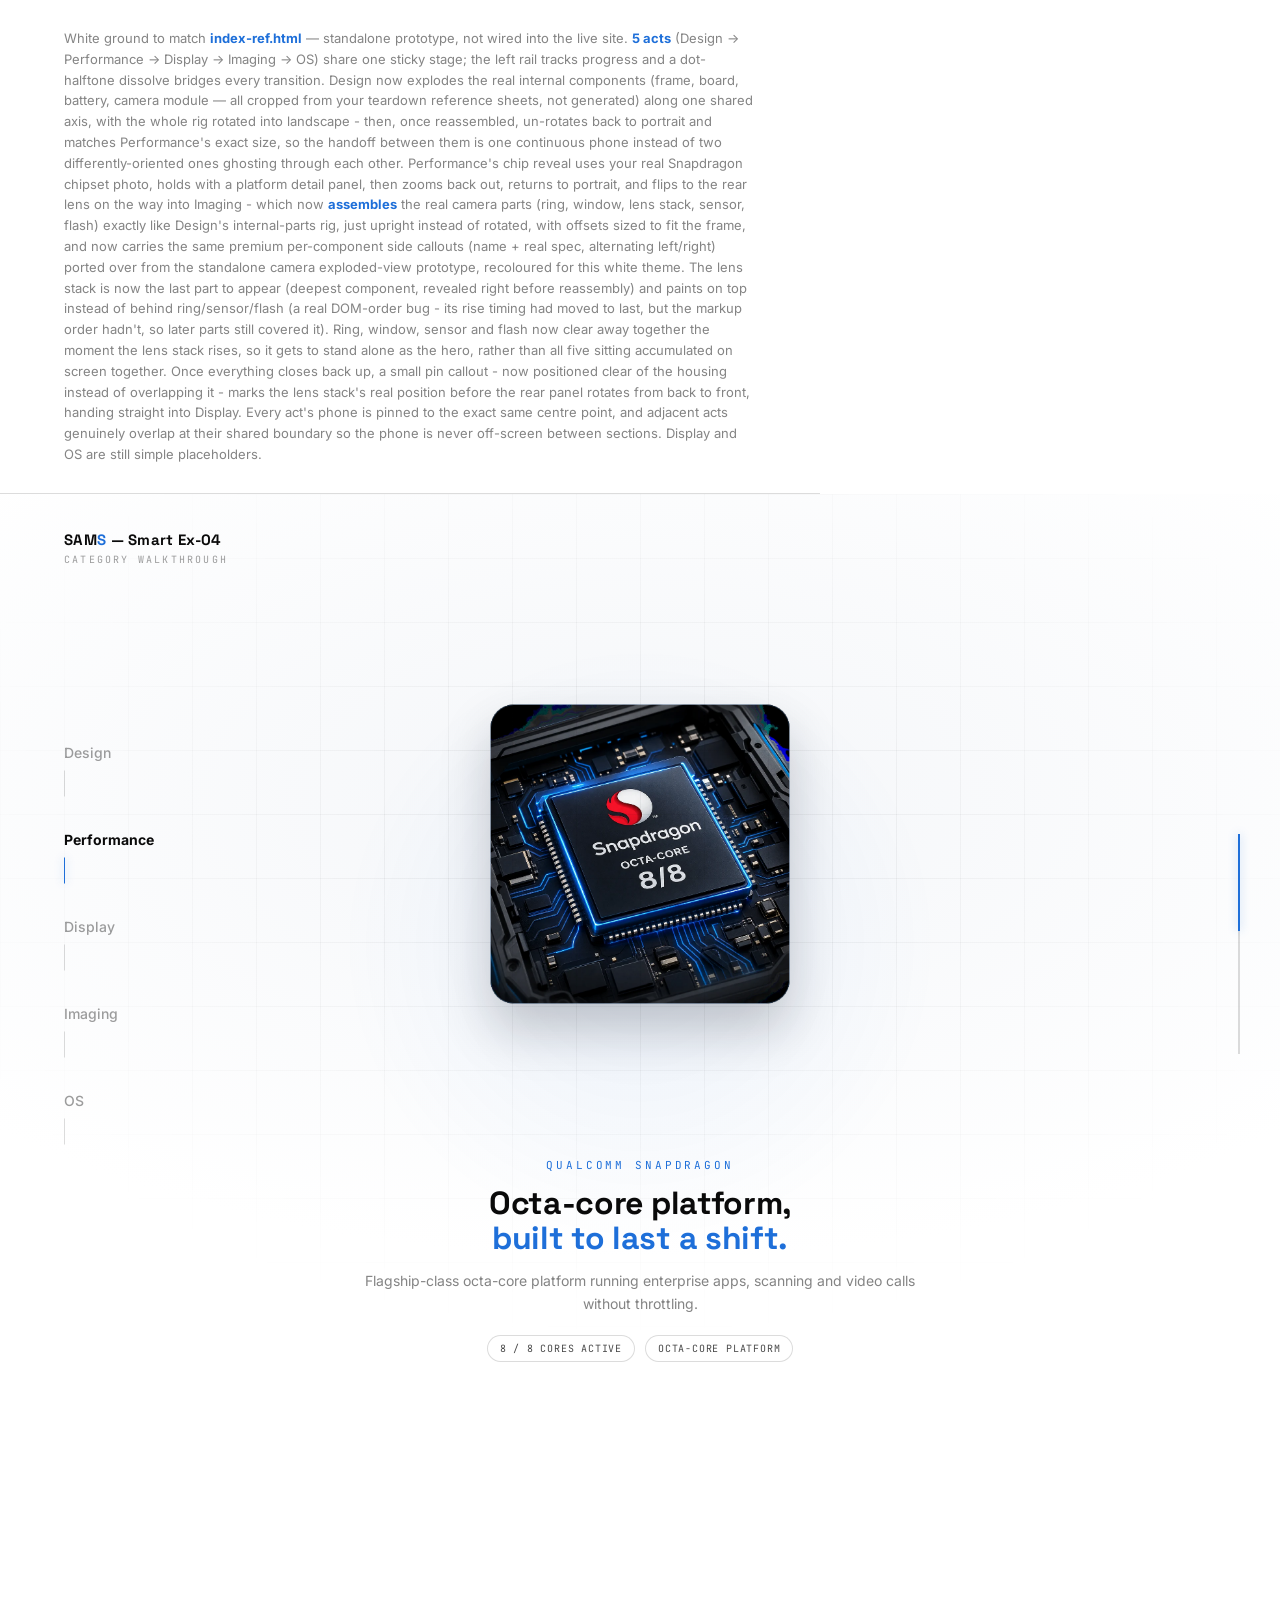
<file: phone-build/design.html>
<!DOCTYPE html>
<html lang="en">
<head>
<meta charset="UTF-8">
<title>Smart Ex-04 — Category Cinema (Real Assets)</title>
<link href="https://fonts.googleapis.com/css2?family=Inter:wght@400;500;600;700;800&family=JetBrains+Mono:wght@400;500;700&family=Space+Grotesk:wght@500;600;700&display=swap" rel="stylesheet">
<style>
  :root{
    --bg:#ffffff; --bg-panel:#f4f6f9;
    --ink:#0a0a0a; --ink-70:rgba(10,10,10,.74); --ink-45:rgba(10,10,10,.50); --ink-25:rgba(10,10,10,.40);
    --line:rgba(10,10,10,.14);
    --accent:#1e6fd9; --accent-2:#3b82c6; --accent-soft:rgba(30,111,217,.10);
    --mono:'JetBrains Mono', monospace;
    --display:'Space Grotesk','Inter',sans-serif;
    --sans:'Inter',sans-serif;
    --ease:cubic-bezier(.22,.61,.36,1);
  }
  *{box-sizing:border-box; margin:0; padding:0;}
  html{background:var(--bg);}
  body{
    font-family:var(--sans); color:var(--ink); background:var(--bg);
    -webkit-font-smoothing:antialiased;
  }
  .note{
    position:relative; z-index:20; padding:28px 64px; max-width:820px;
    font-size:13px; line-height:1.6; color:var(--ink-45); border-bottom:1px solid var(--line);
  }
  .note b{ color:var(--accent); }

  /* ===================================================== CINEMA SHELL == */
  .cine{ position:relative; height:600vh; background:var(--bg); }
  html.is-debug .cine{ height:100vh !important; }
  html.is-debug .cine__stage{ position:relative !important; }
  .cine__stage{
    position:sticky; top:0; height:100vh; overflow:hidden;
    background: radial-gradient(120% 85% at 50% 34%, var(--bg-panel) 0%, var(--bg) 60%);
  }

  /* --------------------------------------------------------- sidebar -- */
  .sidenav{
    position:absolute; left:64px; top:50%; transform:translateY(-50%); z-index:10;
    display:flex; flex-direction:column; gap:34px;
  }
  .sidenav__item{ display:flex; flex-direction:column; gap:10px; }
  .sidenav__label{
    font-family:var(--sans); font-weight:500; font-size:14px; color:var(--ink-25);
    transition:color .5s var(--ease), font-weight .3s var(--ease);
  }
  .sidenav__tick{
    width:1px; height:26px; background:var(--line);
    transition:background .5s var(--ease), box-shadow .5s var(--ease);
  }
  .sidenav__item.is-active .sidenav__label{ color:var(--ink); font-weight:700; }
  .sidenav__item.is-active .sidenav__tick{ background:var(--accent); box-shadow:0 0 10px rgba(30,111,217,.45); }

  .cine__brand{
    position:absolute; top:36px; left:64px; z-index:10;
    font-family:var(--display); font-weight:700; font-size:15px; letter-spacing:.02em; color:var(--ink);
  }
  .cine__brand b{ color:var(--accent); }
  .cine__brand span{
    display:block; margin-top:4px; font-family:var(--mono); font-weight:400; font-size:10px;
    letter-spacing:.22em; text-transform:uppercase; color:var(--ink-25);
  }

  .rail{ position:absolute; right:40px; top:50%; transform:translateY(-50%); width:2px; height:220px; background:var(--line); z-index:10; }
  .rail__fill{ position:absolute; left:0; top:0; width:100%; height:0%; background:var(--accent); box-shadow:0 0 10px rgba(30,111,217,.4); transition:height .1s linear; }

  /* ------------------------------------------------------------ acts -- */
  .act{ position:absolute; inset:0; will-change:opacity, transform; }

  .device-wrap{
    position:absolute; left:50%; top:50%; transform:translate(-50%,-50%);
    width:clamp(125px, 11vw, 150px); text-align:center;
  }
  .device-wrap img{ width:100%; display:block; filter:drop-shadow(0 30px 46px rgba(13,20,32,.20)); }
  .device-halo{
    position:absolute; left:50%; top:50%; width:480px; height:480px; transform:translate(-50%,-50%);
    border-radius:50%; pointer-events:none; z-index:-1;
  }

  .act__copy{ position:absolute; left:50%; bottom:68px; transform:translateX(-50%); text-align:center; width:min(620px,82vw); }
  .act__eyebrow{
    font-family:var(--mono); font-size:11px; letter-spacing:.26em; text-transform:uppercase; color:var(--accent);
    margin-bottom:14px;
  }
  .act__title{ font-family:var(--display); font-weight:700; font-size:clamp(28px,3.6vw,42px); line-height:1.1; letter-spacing:-.01em; text-wrap:balance; }
  .act__title em{ font-style:normal; color:var(--accent); }
  .act__desc{ margin-top:14px; font-size:14px; line-height:1.6; color:var(--ink-45); }
  .chipline{ margin-top:20px; display:flex; gap:10px; justify-content:center; flex-wrap:wrap; }
  .chipline span{
    font-family:var(--mono); font-size:10px; letter-spacing:.08em; text-transform:uppercase; color:var(--ink-70);
    border:1px solid var(--line); padding:6px 12px; border-radius:20px; background:#fff;
  }

  /* ------------------------------------------------------- dot dissolve */
  .dissolve{
    position:absolute; inset:-4% ; z-index:15; pointer-events:none;
    background-image: radial-gradient(rgba(10,10,10,.5) 1.3px, transparent 1.4px);
    background-size: 13px 13px;
    opacity:0;
    -webkit-mask-image: radial-gradient(circle at 50% 50%, #000 0%, #000 70%, transparent 100%);
            mask-image: radial-gradient(circle at 50% 50%, #000 0%, #000 70%, transparent 100%);
  }

  /* ============================================================ ACT 0
     DESIGN - real internal components (frame, board, battery, camera)
     explode out of the real product photo, laid out on ONE shared axis,
     the whole rig rotated into landscape so the phone opens up the way
     you'd lay it down on a bench, not standing upright. -------------- */
  .act--design .device-halo{ background: radial-gradient(circle, rgba(30,111,217,.10), transparent 68%); }

  .rig-wrap{
    position:absolute; left:50%; top:50%; width:220px; height:454px;
    margin-left:-110px; margin-top:-227px;
    transform:rotate(90deg); transform-origin:50% 50%; will-change:transform;
  }
  .rig{ position:absolute; left:0; top:50%; width:100%; margin-top:-227px; }
  .rig__axis{
    position:absolute; left:50%; top:-260px; bottom:-260px; width:1px;
    background:linear-gradient(var(--line), rgba(30,111,217,.35), var(--line));
    z-index:1;
  }
  .rig .layer{ position:absolute; left:0; top:0; width:100%; will-change:transform, opacity; }
  .rig .layer img{ width:100%; display:block; }
  .rig .layer--photo img{ filter:drop-shadow(0 24px 40px rgba(13,20,32,.22)); }
  .rig .layer--part img{ filter:drop-shadow(0 16px 28px rgba(13,20,32,.18)); }

  .design-copy{ position:relative; height:235px; }
  .design-copy .act__desc{ margin-top:10px; font-size:13px; line-height:1.5; }
  .dstage{ position:absolute; inset:0; }

  .perf-chip-copy{ position:absolute; left:50%; bottom:32px; transform:translateX(-50%); text-align:center; width:min(560px,80vw); opacity:0; }
  .perf-chip-copy .act__title{ font-size:clamp(22px,2.6vw,32px); }

  /* ============================================================ ACT 1
     PERFORMANCE - one continuous zoom, everything pinned to true centre
     (left:50%/top:50%) so nothing drifts up or down between phases: the
     phone rotates portrait -> landscape with a real 3D tumble (perspective
     + rotateX/Y, not a flat rotateZ "playing card" spin), keeps growing
     until it hands straight off to the real Snapdragon chip photo (no
     dot/grid mid-step), holds, then reverses - zooms back out, returns to
     portrait, and flips to the rear lens on the way into Imaging. -------- */
  .perf-phase{ position:absolute; inset:0; will-change:opacity, transform; }
  .act--performance{ perspective:1400px; }

  .perf-device{
    position:absolute; left:50%; top:50%; width:220px; margin-left:-110px; margin-top:-190px;
    transform-origin:50% 50%; will-change:transform, opacity;
  }
  .perf-device img{ width:100%; display:block; filter:drop-shadow(0 30px 50px rgba(13,20,32,.22)); }
  .perf-device-halo{
    position:absolute; left:50%; top:50%; width:640px; height:640px; transform:translate(-50%,-50%);
    border-radius:50%; pointer-events:none; z-index:-1;
    background: radial-gradient(circle, rgba(30,111,217,.14), transparent 66%);
  }

  .perf-zoom{ position:absolute; left:50%; top:50%; transform:translate(-50%,-50%); display:flex; align-items:center; justify-content:center; }
  .chip-macro{
    position:relative; width:min(460px,64vw); aspect-ratio:1; border-radius:36px; overflow:hidden; will-change:transform;
    background: #0b1420;
    box-shadow: 0 40px 80px rgba(13,20,32,.22), 0 0 0 1px rgba(13,20,32,.06);
  }
  .chip-macro img{ position:absolute; inset:0; width:100%; height:100%; object-fit:cover; }
  .chip-macro::after{
    content:""; position:absolute; inset:0; z-index:1; border-radius:inherit;
    box-shadow:inset 0 0 0 1px rgba(111,179,255,.3), inset 0 0 70px rgba(0,0,0,.35);
  }

  /* ============================================================ ACT 2 - Display */
  .act--display .device-halo{ background: radial-gradient(circle, rgba(30,111,217,.12), transparent 66%); }

  /* ============================================================ ACT 3
     IMAGING - the real camera components (ring, window, lens stack, sensor,
     flash - all cropped from the same teardown reference sheet) explode out
     from the rear housing photo and ASSEMBLE, exactly the same visual
     language as Design's internal-parts rig (one shared vertical axis,
     accumulate, hold, reassemble) - just upright/portrait instead of
     rotated to landscape, and with smaller offsets sized to the vertical
     room an upright layout actually has (Design gets to spread across the
     wide screen because it's rotated; this can't, so it spreads less). --- */
  .act--imaging .device-halo{ background: radial-gradient(circle, rgba(120,90,210,.12), transparent 66%); }
  .act--imaging{ perspective:1400px; }

  .cam-rig{ position:absolute; left:50%; top:50%; width:210px; margin-left:-105px; margin-top:-190px; }
  .cam-rig .layer{ position:absolute; left:0; top:0; width:100%; will-change:transform, opacity; }
  .cam-rig .layer img{ width:100%; display:block; }
  .cam-rig .layer--photo img{ filter:drop-shadow(0 24px 40px rgba(13,20,32,.22)); }
  .cam-rig .layer--part img{ filter:drop-shadow(0 16px 28px rgba(13,20,32,.18)); }

  /* pin-points the lens stack's real position on the reassembled housing -
     coordinates measured against the actual back.webp photo (camera module
     centre sits at ~31% across, ~14% down a 220px-wide render of it). */
  .cam-pin{
    position:absolute; left:calc(50% - 42px); top:calc(50% - 132px); z-index:7;
    opacity:0; will-change:opacity; pointer-events:none;
  }
  .cam-pin__dot{
    position:absolute; left:-4px; top:-4px; width:8px; height:8px; border-radius:50%;
    background:var(--accent); box-shadow:0 0 0 5px rgba(30,111,217,.16);
  }
  /* the phone render is 220px wide (rig width) and the dot sits 42px left
     of centre, so the line has to clear 110+42=152px before it's actually
     past the phone's own right edge - too short here is exactly what put
     the label text on top of the housing instead of beside it. */
  .cam-pin__line{ position:absolute; left:4px; top:0; width:176px; height:1px; background:var(--line); }
  .cam-pin__label{
    position:absolute; left:184px; top:-11px; width:190px;
    font-family:var(--mono); font-size:10.5px; letter-spacing:.06em; line-height:1.5; color:var(--ink-45);
  }
  .cam-pin__label b{
    display:block; margin-bottom:3px; font-family:var(--display); font-weight:700; font-size:13px;
    letter-spacing:0; color:var(--ink);
  }

  /* premium Apple-style side callouts, one per component - ported from the
     standalone camera-exploded-view prototype, recoloured for the white
     theme instead of that prototype's dark one. */
  .cam-label{
    position:absolute; top:50%; width:min(230px,26vw); transform:translateY(-50%);
    opacity:0; will-change:opacity, transform; z-index:6; pointer-events:none;
  }
  .cam-label--right{ left:calc(50% + 150px); text-align:left; }
  .cam-label--left{ right:calc(50% + 150px); text-align:right; }
  .cam-label__eyebrow{
    font-family:var(--mono); font-size:10px; letter-spacing:.22em; text-transform:uppercase; color:var(--accent);
    margin-bottom:8px;
  }
  .cam-label__title{ font-family:var(--display); font-weight:700; font-size:18px; line-height:1.22; color:var(--ink); }
  .cam-label__spec{ margin-top:6px; font-size:12.5px; line-height:1.55; color:var(--ink-45); }
  @media (max-width: 900px){
    .cam-label{ display:none; } /* falls back to the bottom act__copy summary below */
  }

  /* ============================================================ ACT 4 - OS */
  .act--os .device-halo{ background: radial-gradient(circle, rgba(40,170,140,.11), transparent 66%); }

  .stagegrid{
    position:absolute; inset:0; z-index:1; pointer-events:none;
    background-image:
      linear-gradient(rgba(10,10,10,.045) 1px, transparent 1px),
      linear-gradient(90deg, rgba(10,10,10,.045) 1px, transparent 1px);
    background-size:64px 64px;
    -webkit-mask-image: radial-gradient(ellipse 75% 70% at 50% 40%, #000 25%, transparent 78%);
            mask-image: radial-gradient(ellipse 75% 70% at 50% 40%, #000 25%, transparent 78%);
  }

  .cue{
    position:absolute; left:50%; bottom:24px; transform:translateX(-50%); z-index:10;
    font-family:var(--mono); font-size:10px; letter-spacing:.22em; text-transform:uppercase; color:var(--ink-25);
    display:flex; align-items:center; gap:10px; transition:opacity .5s var(--ease);
  }
  .cue span{ width:26px; height:1px; background:var(--line); display:block; }

  @media (prefers-reduced-motion: reduce){
    .act, .perf-phase, .chip-macro, .sidenav__label, .sidenav__tick, .cue{ transition:none !important; }
  }
</style>
</head>
<body>

  <div class="note">
    White ground to match <b>index-ref.html</b> — standalone prototype, not wired into the live site.
    <b>5 acts</b> (Design → Performance → Display → Imaging → OS) share one sticky stage; the left rail
    tracks progress and a dot-halftone dissolve bridges every transition. Design now explodes the real
    internal components (frame, board, battery, camera module — all cropped from your teardown reference
    sheets, not generated) along one shared axis, with the whole rig rotated into landscape - then, once
    reassembled, un-rotates back to portrait and matches Performance's exact size, so the handoff between
    them is one continuous phone instead of two differently-oriented ones ghosting through each other.
    Performance's
    chip reveal uses your real Snapdragon chipset photo, holds with a platform detail panel, then zooms
    back out, returns to portrait, and flips to the rear lens on the way into Imaging - which now
    <b>assembles</b> the real camera parts (ring, window, lens stack, sensor, flash) exactly like Design's
    internal-parts rig, just upright instead of rotated, with offsets sized to fit the frame, and now
    carries the same premium per-component side callouts (name + real spec, alternating left/right) ported
    over from the standalone camera exploded-view prototype, recoloured for this white theme. The lens
    stack is now the last part to appear (deepest component, revealed right before reassembly) and paints
    on top instead of behind ring/sensor/flash (a real DOM-order bug - its rise timing had moved to last,
    but the markup order hadn't, so later parts still covered it). Ring, window, sensor and flash now clear
    away together the moment the lens stack rises, so it gets to stand alone as the hero, rather than all
    five sitting accumulated on screen together. Once everything closes back up, a small pin callout - now
    positioned clear of the housing instead of overlapping it - marks the lens stack's real position before
    the rear panel rotates from back to front, handing straight into Display.
    Every act's phone is pinned to the exact same centre point, and adjacent acts genuinely overlap at
    their shared boundary so the phone is never off-screen between sections. Display and OS are still
    simple placeholders.
  </div>

  <section class="cine">
    <div class="cine__stage" id="stage">

      <div class="stagegrid"></div>
      <div class="cine__brand">SAM<b>S</b> — Smart Ex-04<span>Category Walkthrough</span></div>

      <nav class="sidenav" id="sidenav">
        <div class="sidenav__item"><div class="sidenav__label">Design</div><div class="sidenav__tick"></div></div>
        <div class="sidenav__item"><div class="sidenav__label">Performance</div><div class="sidenav__tick"></div></div>
        <div class="sidenav__item"><div class="sidenav__label">Display</div><div class="sidenav__tick"></div></div>
        <div class="sidenav__item"><div class="sidenav__label">Imaging</div><div class="sidenav__tick"></div></div>
        <div class="sidenav__item"><div class="sidenav__label">OS</div><div class="sidenav__tick"></div></div>
      </nav>

      <div class="rail"><div class="rail__fill" id="railFill"></div></div>

      <!-- ACT 0 — DESIGN: real internal parts explode, rotated to landscape -->
      <div class="act act--design" id="act0">
        <div class="rig-wrap" id="rigWrap">
          <div class="rig" id="rig">
            <div class="rig__axis"></div>
            <div class="layer layer--part" id="lFrame"><img src="assets/phone/frame.png" alt=""></div>
            <div class="layer layer--part" id="lBoard"><img src="assets/phone/board.png" alt=""></div>
            <div class="layer layer--part" id="lBattery"><img src="assets/phone/battery.png" alt=""></div>
            <div class="layer layer--part" id="lCamera"><img src="assets/phone/camera.png" alt=""></div>
            <div class="layer layer--photo" id="lBack"><img src="assets/phone/back.webp" alt="Smart Ex-04 rear housing"></div>
            <div class="layer layer--photo" id="lFront"><img src="assets/phone/front.webp" alt="Smart Ex-04 front glass and display"></div>
          </div>
        </div>

        <div class="act__copy">
          <div class="act__eyebrow">01 · Design</div>
          <div class="design-copy" id="designCopy">
            <div class="dstage" id="d0"><h2 class="act__title">Built for the<br><em>real world.</em></h2></div>
            <div class="dstage" id="d1"><h2 class="act__title">Rugged<br><em>outer frame.</em></h2><div class="chipline"><span>MIL-STD-810H</span><span>Die-cast frame</span></div></div>
            <div class="dstage" id="d2"><h2 class="act__title">Engineered<br><em>to perform.</em></h2><p class="act__desc">Flagship-class octa-core platform running enterprise apps, scanning and video calls without throttling.</p><div class="chipline"><span>Octa-core platform</span></div></div>
            <div class="dstage" id="d3"><h2 class="act__title">Power at<br><em>the core.</em></h2><p class="act__desc">Full-shift capacity with intrinsically safe charging circuitry and low-temperature operation.</p><div class="chipline"><span>4,000 mAh</span><span>Li-Polymer</span></div></div>
            <div class="dstage" id="d4"><h2 class="act__title">Precision<br><em>camera system.</em></h2><p class="act__desc">High-resolution inspection imaging with phase-detect autofocus and LED flash for dark plant areas.</p><div class="chipline"><span>50 MP · PDAF</span></div></div>
            <div class="dstage" id="d5"><h2 class="act__title">Protected<br><em>from within.</em></h2><p class="act__desc">Designed for IECEx, ATEX and NEC 500 gas and dust atmospheres — certification in progress — and sealed to IP68 against dust and continuous immersion.</p><div class="chipline"><span>IP68</span><span>Ex ia IIC T4</span></div></div>
          </div>
        </div>
      </div>

      <!-- ACT 1 — PERFORMANCE: rotate + zoom straight into the chip, then back -->
      <div class="act act--performance" id="act1">

        <div class="perf-device-halo" id="perfHalo"></div>
        <div class="perf-device" id="perfDevice">
          <img src="assets/phone/front.webp" alt="Smart Ex-04">
        </div>

        <div class="perf-phase" id="perfAmbient">
          <div class="act__copy">
            <div class="act__eyebrow">02 · Performance</div>
            <h2 class="act__title">Flagship silicon,<br><em>intrinsically safe.</em></h2>
            <div class="chipline"><span>Octa-core</span><span>4,000 mAh</span><span>Full-shift rated</span></div>
          </div>
        </div>

        <div class="perf-phase perf-zoom" id="perfZoom">
          <div class="chip-macro">
            <img src="assets/phone/chipset.webp" alt="Qualcomm Snapdragon octa-core platform">
          </div>
        </div>

        <div class="perf-chip-copy" id="perfChipCopy">
          <div class="act__eyebrow">Qualcomm Snapdragon</div>
          <h2 class="act__title">Octa-core platform,<br><em>built to last a shift.</em></h2>
          <p class="act__desc">Flagship-class octa-core platform running enterprise apps, scanning and video calls without throttling.</p>
          <div class="chipline"><span>8 / 8 cores active</span><span>Octa-core platform</span></div>
        </div>

      </div>

      <!-- ACT 2 — DISPLAY -->
      <div class="act act--display" id="act2">
        <div class="device-wrap">
          <div class="device-halo"></div>
          <img src="assets/phone/front.webp" alt="Smart Ex-04">
        </div>
        <div class="act__copy">
          <div class="act__eyebrow">03 · Display</div>
          <h2 class="act__title">Readable through<br><em>gloves, glare, and rain.</em></h2>
          <p class="act__desc">A high-brightness panel tuned for wet-glove touch and direct sunlight, with the Ex safety marking always in view.</p>
        </div>
      </div>

      <!-- ACT 3 — IMAGING: real camera parts assemble, same pattern as Design -->
      <div class="act act--imaging" id="act3">
        <div class="cam-rig" id="camRig">
          <div class="layer layer--photo" id="cBack"><img src="assets/phone/back.webp" alt="Smart Ex-04 rear housing"></div>
          <div class="layer layer--part" id="cRing"><img src="assets/phone/cam-ring.png" alt=""></div>
          <div class="layer layer--part" id="cWindow"><img src="assets/phone/cam-window.png" alt=""></div>
          <div class="layer layer--part" id="cSensor"><img src="assets/phone/cam-sensor.png" alt=""></div>
          <div class="layer layer--part" id="cFlash"><img src="assets/phone/cam-flash.png" alt=""></div>
          <!-- lens stack paints LAST (on top) since it's the last part to
               appear and should never sit behind ring/sensor/flash -->
          <div class="layer layer--part" id="cLens"><img src="assets/phone/cam-lens-assembly.png" alt=""></div>
        </div>

        <!-- pin-points the lens stack's real position on the reassembled
             rear housing, right before the back-to-front flip -->
        <div class="cam-pin" id="camPin">
          <div class="cam-pin__dot"></div>
          <div class="cam-pin__line"></div>
          <div class="cam-pin__label"><b>Lens Stack</b>Sits behind the camera window, top-left of the housing.</div>
        </div>

        <!-- per-component callouts are mounted here by CAM_PARTS at runtime -->

        <div class="act__copy">
          <div class="act__eyebrow">04 · Imaging</div>
          <h2 class="act__title">Precision<br><em>camera system.</em></h2>
          <div class="chipline"><span>50 MP · PDAF</span><span>LED flash</span></div>
        </div>
      </div>

      <!-- ACT 4 — OS -->
      <div class="act act--os" id="act4">
        <div class="device-wrap">
          <div class="device-halo"></div>
          <img src="assets/phone/front.webp" alt="Smart Ex-04">
        </div>
        <div class="act__copy">
          <div class="act__eyebrow">05 · OS</div>
          <h2 class="act__title">Android 16,<br><em>fleet-ready from day one.</em></h2>
          <div class="chipline"><span>Android 16</span><span>MDM ready</span><span>Work profiles</span></div>
        </div>
      </div>

      <div class="dissolve" id="dissolve"></div>
      <div class="cue" id="cue"><span></span>Scroll</div>

    </div>
  </section>

<script>
(function(){
  var cine  = document.querySelector('.cine');
  var acts  = [document.getElementById('act0'), document.getElementById('act1'), document.getElementById('act2'), document.getElementById('act3'), document.getElementById('act4')];
  var navItems = document.querySelectorAll('.sidenav__item');
  var railFill = document.getElementById('railFill');
  var dissolve = document.getElementById('dissolve');
  var cue = document.getElementById('cue');

  // ---- Design act: real internal-parts rig -----------------------------
  var rigWrap = document.getElementById('rigWrap');
  var lFront = document.getElementById('lFront');
  var lFrame = document.getElementById('lFrame');
  var lBoard = document.getElementById('lBoard');
  var lBattery = document.getElementById('lBattery');
  var lCamera = document.getElementById('lCamera');
  var lBack = document.getElementById('lBack');
  var designStages = [0,1,2,3,4,5].map(function(i){ return document.getElementById('d'+i); });

  var DESIGN_PARTS = [
    { el:lFrame,   riseFrom:0.05, riseTo:0.21, y:-190, scale:.66 },
    { el:lBoard,   riseFrom:0.21, riseTo:0.37, y:-70,  scale:.66 },
    { el:lBattery, riseFrom:0.37, riseTo:0.53, y:50,   scale:.66 },
    { el:lCamera,  riseFrom:0.51, riseTo:0.67, y:170,  scale:.62 },
    { el:lBack,    riseFrom:0.65, riseTo:0.81, y:290,  scale:.60 }
  ];

  // ---- Imaging act: real camera parts, assembling like Design, with the
  // same premium per-component side callouts as the standalone camera
  // exploded-view prototype (ported in, recoloured for this white theme).
  var cBack = document.getElementById('cBack');
  var cBackImg = cBack.querySelector('img');
  var cBackShowingFront = false;
  var camPin = document.getElementById('camPin');
  var cRing = document.getElementById('cRing');
  var cWindow = document.getElementById('cWindow');
  var cLens = document.getElementById('cLens');
  var cSensor = document.getElementById('cSensor');
  var cFlash = document.getElementById('cFlash');

  // same accumulate/hold/reassemble timing as DESIGN_PARTS, offsets scaled
  // down to what an upright layout actually has room for (Design's rig is
  // rotated to landscape, so the same-looking offsets spread across the
  // wide screen instead of running off the top/bottom of a portrait frame).
  // lens stack comes in LAST (deepest/most-internal component revealed last,
  // right before everything reassembles) - order below is the reveal order.
  var CAM_PARTS = [
    { el:cRing,   riseFrom:0.05, riseTo:0.21, y:-115, scale:.72,
      name:'Camera Ring',   spec:'Weather-sealed bezel, first line of defence against dust and moisture.', side:'right' },
    { el:cWindow, riseFrom:0.21, riseTo:0.37, y:-45,  scale:.75,
      name:'Protective Glass', spec:'Scratch-resistant cover glass, sealed to the housing.', side:'left' },
    { el:cSensor, riseFrom:0.37, riseTo:0.53, y:35,   scale:.62,
      name:'Image Sensor',  spec:'50 MP · PDAF — larger sensor for improved low-light photography.', side:'right' },
    { el:cFlash,  riseFrom:0.51, riseTo:0.67, y:105,  scale:.56,
      name:'LED Flash',     spec:'Always ready, paired to the sensor for balanced exposure.', side:'left' },
    { el:cLens,   riseFrom:0.65, riseTo:0.81, y:170,  scale:.85, isLens:true,
      name:'Lens Stack',    spec:'Multi-element optics feeding the sensor below.', side:'right' }
  ];

  // mount one callout per part - config-driven, not hand-placed in the HTML
  (function(){
    var host = document.getElementById('act3');
    CAM_PARTS.forEach(function(cfg, i){
      var label = document.createElement('div');
      label.className = 'cam-label cam-label--' + cfg.side;
      label.innerHTML =
        '<div class="cam-label__eyebrow">' + (i + 1) + ' / ' + CAM_PARTS.length + '</div>' +
        '<h3 class="cam-label__title">' + cfg.name + '</h3>' +
        '<p class="cam-label__spec">' + cfg.spec + '</p>';
      host.appendChild(label);
      cfg.labelEl = label;
    });
  })();

  function updateCamLabels(dt){
    var activeIdx = -1;
    CAM_PARTS.forEach(function(cfg, i){ if (dt >= cfg.riseFrom) activeIdx = i; });
    if (dt >= 0.90) activeIdx = -1; // reassembling - no callout
    CAM_PARTS.forEach(function(cfg, i){
      var active = i === activeIdx;
      cfg.labelEl.style.opacity = active ? 1 : 0;
      cfg.labelEl.style.transition = 'opacity .4s var(--ease)';
    });
  }

  function lerpN(a,b,t){ return a + (b-a)*t; }
  function mixToward(explodedVal, restVal, t){ return explodedVal + (restVal-explodedVal)*t; }

  // shared by Design (front photo + internal parts) and Imaging (rear photo
  // + camera parts) - same axis-explode / hold / reassemble timing, so both
  // acts read as one consistent visual language.
  function renderExplode(dt, baseEl, baseY, baseScale, parts, stages){
    var collapse = ease(clamp01((dt-0.90)/0.095));
    var baseProg = ease(clamp01(dt/0.16));
    var by = mixToward(lerpN(0,baseY,baseProg), 0, collapse);
    var bs = mixToward(lerpN(1,baseScale,baseProg), 1, collapse);
    baseEl.style.opacity = 1;
    baseEl.style.transform = 'translateY('+by.toFixed(2)+'px) scale('+bs.toFixed(3)+')';

    parts.forEach(function(p){
      var prog = ease(clamp01((dt-p.riseFrom)/(p.riseTo-p.riseFrom)));
      var op = windowOp(dt, p.riseFrom, p.riseTo, 0.90, 0.985);
      var y = mixToward(lerpN(0,p.y,prog), 0, collapse);
      var sc = mixToward(lerpN(.92,p.scale,prog), .94, collapse);
      p.el.style.opacity = op.toFixed(3);
      p.el.style.transform = 'translateY('+y.toFixed(2)+'px) scale('+sc.toFixed(3)+')';
    });

    var stageIdx = Math.min(stages.length-1, Math.floor(dt*stages.length));
    stages.forEach(function(el,i){
      var active = i===stageIdx;
      el.style.opacity = active ? 1 : 0;
      el.style.transform = 'translateY(' + (active?0:14) + 'px)';
      el.style.filter = active ? 'blur(0px)' : 'blur(5px)';
      el.style.transition = 'opacity .4s var(--ease), transform .4s var(--ease), filter .4s var(--ease)';
    });
  }

  // Imaging-specific: ring/window/sensor/flash accumulate exactly like
  // renderExplode's parts do everywhere else, but they clear away together
  // the moment the lens stack starts rising, instead of all lingering until
  // the shared final collapse - so the lens stack gets to stand alone as
  // the hero right before the housing closes back up around it. The lens
  // stack itself still only falls at the shared collapse, same as before.
  function renderImagingExplode(dt, baseEl, baseY, baseScale, parts){
    var collapse = ease(clamp01((dt-0.90)/0.095));
    var baseProg = ease(clamp01(dt/0.16));
    var by = mixToward(lerpN(0,baseY,baseProg), 0, collapse);
    var bs = mixToward(lerpN(1,baseScale,baseProg), 1, collapse);
    baseEl.style.opacity = 1;
    baseEl.style.transform = 'translateY('+by.toFixed(2)+'px) scale('+bs.toFixed(3)+')';

    var lensCfg = parts.filter(function(p){ return p.isLens; })[0];

    parts.forEach(function(p){
      var prog = ease(clamp01((dt-p.riseFrom)/(p.riseTo-p.riseFrom)));
      var fallFrom = p.isLens ? 0.90 : lensCfg.riseFrom;
      var fallTo   = p.isLens ? 0.985 : lensCfg.riseTo;
      var op = windowOp(dt, p.riseFrom, p.riseTo, fallFrom, fallTo);
      var y = mixToward(lerpN(0,p.y,prog), 0, collapse);
      var sc = mixToward(lerpN(.92,p.scale,prog), .94, collapse);
      p.el.style.opacity = op.toFixed(3);
      p.el.style.transform = 'translateY('+y.toFixed(2)+'px) scale('+sc.toFixed(3)+')';
    });
  }

  var perfDevice = document.getElementById('perfDevice');
  var perfHalo = document.getElementById('perfHalo');
  var perfAmbient = document.getElementById('perfAmbient');
  var perfZoom = document.getElementById('perfZoom');
  var perfChipCopy = document.getElementById('perfChipCopy');
  var chipMacro = document.querySelector('.chip-macro');
  var perfDeviceImg = perfDevice.querySelector('img');
  var FRONT_SRC = 'assets/phone/front.webp', BACK_SRC = 'assets/phone/back.webp';
  var perfDeviceShowingBack = false;

  var lens = [280, 540, 100, 280, 100];
  var total = lens.reduce(function(a,b){ return a+b; }, 0);
  var bounds = [0];
  lens.forEach(function(l){ bounds.push(bounds[bounds.length-1] + l/total); });

  function clamp01(v){ return v < 0 ? 0 : (v > 1 ? 1 : v); }
  function ease(v){ var t = clamp01(v); return t * t * (3 - 2 * t); }

  var target = 0, hp = 0;

  function sample(){
    var r = cine.getBoundingClientRect();
    var range = r.height - window.innerHeight;
    var p = range > 0 ? (-r.top) / range : 0;
    target = clamp01(p);
  }

  function windowOp(pt, riseFrom, riseTo, fallFrom, fallTo){
    var rise = riseTo > riseFrom ? ease((pt - riseFrom) / (riseTo - riseFrom)) : 1;
    var fall = fallTo > fallFrom ? ease((pt - fallFrom) / (fallTo - fallFrom)) : 0;
    return Math.min(rise, 1 - fall);
  }

  function render(){
    railFill.style.height = (hp*100).toFixed(2) + '%';
    cue.style.opacity = hp < 0.02 ? 1 : 0;

    var activeIdx = 0;
    for (var i = 0; i < 5; i++) {
      if (hp >= bounds[i] && hp < bounds[i+1]) { activeIdx = i; break; }
      if (hp >= bounds[5]) { activeIdx = 4; }
    }

    navItems.forEach(function(el, i){ el.classList.toggle('is-active', i === activeIdx); });

    // capped, not full-strength: the dot dissolve used to be able to reach
    // full opaque white right at each boundary, which combined with the
    // hard act-swap below made it look like everything (the phone included)
    // briefly vanished. Capping it means it's still a nice texture bridging
    // the cut, but it never fully hides what's underneath.
    var dissolveStrength = 0;
    for (var j = 1; j < 5; j++) {
      var d = Math.abs(hp - bounds[j]);
      var s = ease(1 - d / 0.03);
      if (s > dissolveStrength) dissolveStrength = s;
    }
    dissolve.style.opacity = (dissolveStrength * 0.5).toFixed(3);

    // acts now generously OVERLAP at their shared boundary and are shown
    // purely by their own fade value (no more hard "only one act visible"
    // cut) - so as one act's phone is still fading out, the next act's
    // phone is already fading in on top of it, and there's never a moment
    // where nothing is on screen.
    //
    // Boundaries 0 (Design->Performance) and 1 (Performance->Display) both
    // get a much smaller overlap than the rest, for the same reason: the
    // act ending there has its own multi-step closing animation that only
    // finishes right at that boundary - Design's parts reassemble and the
    // rig un-rotates to portrait; Performance zooms back out and flips from
    // the rear lens to the front photo. A big overlap made the next act's
    // already-settled phone start fading in while the previous one's was
    // still mid-motion (still diagonal, or still mid-flip edge-on) - two
    // visibly different phones caught overlapping, not the two matched,
    // aligned ones those closing animations were supposed to hand off
    // between. The other boundaries keep the original overlap, since
    // Display/Imaging/OS don't have a closing animation to wait out.
    var EDGE = 0.05;
    var OVERLAPS = [0.004, 0.004, 0.035, 0.035]; // one per boundary
    var fade = [];
    for (var k = 0; k < 5; k++) {
      var fadeIn  = (k === 0) ? 1 : ease((hp - (bounds[k] - OVERLAPS[k-1])) / EDGE);
      var fadeOut = (k === 4) ? 1 : ease(((bounds[k+1] + OVERLAPS[k]) - hp) / EDGE);
      fade[k] = Math.min(fadeIn, fadeOut);
      acts[k].style.opacity = fade[k].toFixed(3);
      acts[k].style.pointerEvents = fade[k] > 0.5 ? 'auto' : 'none';
      acts[k].style.transform = 'translateY(' + ((1-fade[k]) * 10).toFixed(2) + 'px)';
    }

    if (fade[0] > 0.001) {
      var dt = clamp01(hp / bounds[1]);
      renderExplode(dt, lFront, -330, .62, DESIGN_PARTS, designStages);

      // once everything has reassembled, the whole rig turns from landscape
      // back to portrait (same window as the reassemble collapse, so the
      // phone visibly closes and turns as one continuous motion) - without
      // this, Design's final frame was still landscape while Performance
      // starts portrait, so the crossfade between them showed two
      // differently-shaped phones overlapping instead of one continuous one.
      var deRot = ease(clamp01((dt - 0.90) / 0.095));
      rigWrap.style.transform = 'rotate(' + (90 * (1 - deRot)).toFixed(2) + 'deg)';
    }

    if (fade[3] > 0.001) {
      // the explode/hold/reassemble sequence (CAM_PARTS' own timing, via
      // renderExplode) is squeezed into the first 78% of this act's scroll.
      // 0.78-0.86 pin-points the lens stack's real position on the now-
      // reassembled housing. The remaining scroll is reserved for the rear
      // housing rotating from back to front, handing into Display without
      // a cut. dt3 stays what CAM_PARTS/renderExplode expect (0..1 over
      // just the explode portion); dt3Full is the raw 0..1 over the WHOLE
      // act, used only to gate the pin and the flip.
      var EXPLODE_END = 0.78;
      var PIN_END = 0.86;
      var dt3Full = clamp01((hp - bounds[3]) / (bounds[4] - bounds[3]));
      var dt3 = clamp01(dt3Full / EXPLODE_END);
      renderImagingExplode(dt3, cBack, -160, .6, CAM_PARTS);
      updateCamLabels(dt3);

      var pinOp = windowOp(dt3Full, EXPLODE_END, EXPLODE_END + 0.03, PIN_END - 0.03, PIN_END);
      camPin.style.opacity = pinOp.toFixed(3);

      if (dt3Full > PIN_END) {
        var flipLin = clamp01((dt3Full - PIN_END) / (1 - PIN_END));
        var flipT = ease(flipLin);
        var showFront = flipT >= 0.5;
        if (showFront !== cBackShowingFront) {
          cBackImg.src = showFront ? FRONT_SRC : BACK_SRC;
          cBackShowingFront = showFront;
        }
        // overrides renderExplode's own (now-settled) transform for cBack -
        // this runs after it, in the same frame, deliberately.
        cBack.style.transform = 'rotateY(' + (flipT * 180).toFixed(2) + 'deg)';
      } else if (cBackShowingFront) {
        cBackImg.src = BACK_SRC;
        cBackShowingFront = false;
      }
    }

    var perfActive = (fade[1] > 0.001);
    perfDevice.style.display = perfActive ? '' : 'none';
    perfHalo.style.display = perfActive ? '' : 'none';
    if (perfActive) {
      // pt sweeps 0..1 across the whole Performance act. Every element here
      // is centred purely by CSS (left:50%/top:50% + negative margin) - the
      // transforms below deliberately never include translate(-50%,-50%)
      // on top of that (the previous version did, which is exactly what
      // made the phone drift up/down: a percentage translate composes with
      // whatever rotation is already in the same transform list, so as the
      // rotation angle changed every frame, that redundant translate swept
      // the visible anchor point around in an arc instead of holding still).
      //  0.00-0.26  rotate portrait -> landscape with a real 3D tumble
      //             (rotateX/Y under perspective, not a flat rotateZ
      //             "playing card" spin) while zooming in
      //  0.20-0.42  keep flying into the screen, then hand straight off
      //             to the real Snapdragon chip photo (no dot/grid step)
      //  0.42-0.76  hold on the chip
      //  0.78-0.88  zoom back OUT: device fades back in already landscape
      //             and huge, shrinks back to ~1x first (scale settles
      //             before any 3D tilt, to avoid perspective drift)
      //  0.86-0.95  tumbles back to portrait
      //  0.95-1.00  flips to the rear photo - handing straight into Imaging
      var pt = clamp01((hp - bounds[1]) / (bounds[2] - bounds[1]));

      var rotT    = ease(pt / 0.26);
      var tumbleIn = Math.sin(rotT * Math.PI); // 0 -> peak mid-turn -> 0, the "dynamic" 3D wobble
      var growA   = rotT * 1.3;
      var growB   = ease(clamp01((pt - 0.20) / 0.20)) * 4.6;
      var devScale = 1 + growA + growB;
      var entryOp = 1 - ease(clamp01((pt - 0.34) / 0.08));
      var copyOp  = 1 - ease(clamp01((pt - 0.10) / 0.10));

      perfAmbient.style.opacity = copyOp.toFixed(3);
      perfAmbient.style.transform = 'translateY(' + ((1 - copyOp) * -10).toFixed(2) + 'px)';

      var zoomIn  = ease(clamp01((pt - 0.34) / 0.10));
      var zoomOut = ease(clamp01((pt - 0.76) / 0.08));
      var zoomOp  = Math.min(zoomIn, 1 - zoomOut);
      perfZoom.style.opacity = zoomOp.toFixed(3);

      var chipCopyOp = windowOp(pt, 0.44, 0.54, 0.68, 0.76);
      perfChipCopy.style.opacity = chipCopyOp.toFixed(3);
      perfChipCopy.style.transform = 'translateX(-50%) translateY(' + ((1 - chipCopyOp) * 10).toFixed(2) + 'px)';

      // once the caption starts appearing, shrink + lift the chip photo so
      // the two never occupy the same vertical space.
      var chipBaseScale = 0.4 + zoomIn * 0.6;
      var chipShrink = chipBaseScale * (1 - chipCopyOp * 0.35);
      var chipLift = chipCopyOp * 90;
      chipMacro.style.transform = 'translateY(' + (-chipLift).toFixed(2) + 'px) scale(' + chipShrink.toFixed(3) + ')';

      // ---- zoom back out, portrait, flip to the rear lens -----------------
      var retRise = ease(clamp01((pt - 0.78) / 0.10));
      var finalOp = Math.max(entryOp, retRise);
      perfDevice.style.opacity = finalOp.toFixed(3);
      perfHalo.style.opacity = (0.5 + finalOp * 0.5).toFixed(3);

      if (pt < 0.60) {
        perfDevice.style.transform =
          'rotateX(' + (tumbleIn * 16).toFixed(2) + 'deg) ' +
          'rotateY(' + (tumbleIn * -24).toFixed(2) + 'deg) ' +
          'rotateZ(' + (rotT * 90).toFixed(2) + 'deg) ' +
          'scale(' + devScale.toFixed(3) + ')';
      } else {
        // scale settles back to 1x FIRST (0.78-0.88), then the tumble +
        // un-rotate happens afterwards (0.86-0.95) once the element is back
        // near its natural size - perspective foreshortening is much more
        // pronounced on a heavily-scaled-up element, so doing the 3D tilt
        // while still huge is what was reintroducing visible drift.
        var retScaleT = ease(clamp01((pt - 0.78) / 0.10));
        var retScale  = 5 - retScaleT * 4;
        var retLin    = clamp01((pt - 0.86) / 0.09);
        var retZ      = ease(retLin);                    // 90deg -> 0deg, landscape to portrait
        var tumbleOut = Math.sin(retLin * Math.PI);       // same wobble, on the way back
        var flipT = ease(clamp01((pt - 0.95) / 0.05));   // 0deg -> 180deg, front to back
        var showBack = flipT >= 0.5;
        if (showBack !== perfDeviceShowingBack) {
          perfDeviceImg.src = showBack ? BACK_SRC : FRONT_SRC;
          perfDeviceShowingBack = showBack;
        }
        perfDevice.style.transform =
          'rotateX(' + (tumbleOut * 14).toFixed(2) + 'deg) ' +
          'rotateY(' + (tumbleOut * -18 + flipT * 180).toFixed(2) + 'deg) ' +
          'rotateZ(' + ((1 - retZ) * 90).toFixed(2) + 'deg) ' +
          'scale(' + retScale.toFixed(3) + ')';
      }
    } else {
      perfAmbient.style.opacity = 0;
      perfZoom.style.opacity = 0;
      perfChipCopy.style.opacity = 0;
      if (perfDeviceShowingBack) { perfDeviceImg.src = FRONT_SRC; perfDeviceShowingBack = false; }
    }
  }

  var raf = 0, running = false, EASE = 0.09;
  function frame(){
    sample();
    var d = target - hp;
    hp = Math.abs(d) < 0.0005 ? target : hp + d * EASE;
    render();
    if (running) { raf = requestAnimationFrame(frame); }
  }
  function start(){ if (running) return; running = true; raf = requestAnimationFrame(frame); }
  function stop(){ running = false; if (raf) cancelAnimationFrame(raf); raf = 0; }

  window.addEventListener('scroll', function(){ if (!running) { sample(); hp = target; render(); } }, { passive:true });
  window.addEventListener('resize', function(){ sample(); render(); });

  var qs = new URLSearchParams(location.search);
  if (qs.has('hp')) {
    document.documentElement.classList.add('is-debug');
    var v = clamp01(parseFloat(qs.get('hp')));
    target = v; hp = v; render();
  } else {
    sample(); hp = target; render();
    start();
  }
})();
</script>
</body>
</html>
</file>
<file: hero/assets/css/v3.css>
/* =========================================================================
   SAMS Mobile — Design V3 ("SAMS Home A")
   Scroll-driven one-page layout. Dark industrial / mission-control.
   Ported from the Claude Design prototype `SAMS Home A.dc.html`.
   ========================================================================= */

:root {
  --bg: #050810;
  --bg-alt: #060912;
  --panel-a: rgba(14, 20, 36, .7);
  --panel-b: rgba(5, 8, 16, .9);
  --accent: #3B82C6;
  --accent-deep: #1E6FD9;
  --accent-15: rgba(59, 130, 198, .15);
  --accent-25: rgba(59, 130, 198, .25);
  --accent-30: rgba(59, 130, 198, .3);
  --accent-70: rgba(59, 130, 198, .7);
  --ok: #34d399;
  --fg: #fff;
  --fg-70: rgba(255, 255, 255, .7);
  --fg-55: rgba(255, 255, 255, .55);
  --fg-50: rgba(255, 255, 255, .5);
  --fg-45: rgba(255, 255, 255, .45);
  --fg-40: rgba(255, 255, 255, .4);
  --fg-35: rgba(255, 255, 255, .35);
  --fg-30: rgba(255, 255, 255, .3);
  --line: rgba(255, 255, 255, .08);
  --line-soft: rgba(255, 255, 255, .06);
  --display: 'Space Grotesk', 'Segoe UI', system-ui, sans-serif;
  --mono: 'JetBrains Mono', ui-monospace, 'Cascadia Mono', Consolas, monospace;
  --body: 'Outfit', system-ui, -apple-system, 'Segoe UI', Roboto, sans-serif;
  --pad: 40px;

  /* scroll-driven variables, written by v3.js */
  --hero: 0;
  --rail: 0;
  --railx: 0px;
  --v0: 1; --v1: 0; --v2: 0; --v3: 0;
  --ry: 0deg;
  --ptx: 0px;
  --scr: 0;
  /* how far into a hand-over sweep the device is: 0 at rest, 1 at the far
     point of the arc. Written by v3.js. */
  --depth: 0;
  /* shared motion curves: one decisive ease-out for entrances, a gentler
     one for anything that also leaves. */
  --ease-out: cubic-bezier(.16, .84, .34, 1);
  --ease-soft: cubic-bezier(.33, .1, .2, 1);
}

/* ---------------------------------------------------------------- base -- */
html { scroll-behavior: smooth; }
html, body {
  margin: 0;
  background: var(--bg);
  color: var(--fg);
  font-family: var(--body);
  -webkit-font-smoothing: antialiased;
}
/* `clip` — NOT `hidden`. overflow-x:hidden on html/body turns them into a
   scroll container, which silently breaks every position:sticky descendant
   (the pinned hero and the sticky cert cards). `clip` contains the same
   overflow without creating a scroll container. */
body { overflow-x: clip; }
* { box-sizing: border-box; }
img { max-width: 100%; }
a { color: var(--fg); text-decoration: none; transition: color .2s; }
a:hover { color: var(--accent); }
h1, h2, h3 { font-family: var(--display); font-weight: 700; letter-spacing: -.03em; }
:focus-visible { outline: 2px solid var(--accent); outline-offset: 3px; }

/* Anchors must clear the fixed nav. */
section[id], div[id] { scroll-margin-top: 88px; }

.skip-link {
  position: absolute; left: -9999px; top: 0; z-index: 300;
  padding: 12px 18px; background: var(--accent); color: #fff;
  font-family: var(--mono); font-size: 12px;
}
.skip-link:focus { left: 8px; top: 8px; }

.wrap { max-width: 1240px; margin: 0 auto; }

@keyframes marquee { from { transform: translateX(0); } to { transform: translateX(-50%); } }
@keyframes pulse   { 0%, 100% { opacity: 1; } 50% { opacity: .2; } }
@keyframes spin    { to { transform: rotate(360deg); } }

/* --------------------------------------------------------- typography -- */
.eyebrow {
  display: flex; align-items: center; gap: 12px;
  font-family: var(--mono); font-size: 10px; letter-spacing: .2em;
  text-transform: uppercase; color: var(--accent-70);
}
.eyebrow::before { content: ""; width: 32px; height: 1px; background: var(--accent); flex: 0 0 auto; }
.eyebrow--plain::before { display: none; }
.accent { color: var(--accent); }
.lede { color: var(--fg-50); font-size: 16px; line-height: 1.6; text-wrap: pretty; }

/* -------------------------------------------------------------- buttons - */
.btn {
  display: inline-flex; align-items: center; justify-content: center; gap: 8px;
  white-space: nowrap; padding: 14px 24px; border: 0; cursor: pointer;
  font-family: var(--mono); font-size: 12px; font-weight: 700;
  letter-spacing: .12em; text-transform: uppercase;
  transition: background .2s, border-color .2s, color .2s;
}
.btn--solid { background: var(--accent); color: #fff; }
.btn--solid:hover, .btn--solid:focus-visible { background: var(--accent-deep); color: #fff; }
.btn--ghost { border: 1px solid rgba(255, 255, 255, .2); color: #fff; background: none; }
.btn--ghost:hover, .btn--ghost:focus-visible { border-color: var(--accent); color: var(--accent); }

/* ------------------------------------------------------------------ nav - */
.nav {
  position: fixed; inset: 0 0 auto 0; z-index: 100;
  display: flex; align-items: center; justify-content: space-between;
  gap: 20px; padding: 18px var(--pad);
  background: linear-gradient(rgba(5, 8, 16, .85), rgba(5, 8, 16, 0));
  backdrop-filter: blur(10px);
}
.nav__logo { display: flex; align-items: center; flex: 0 0 auto; }
.nav__logo img { height: 40px; width: auto; display: block; }
.nav__links {
  display: flex; gap: 28px; white-space: nowrap;
  font-family: var(--mono); font-size: 11px; letter-spacing: .14em; text-transform: uppercase;
}
.nav__links a { color: rgba(255, 255, 255, .55); }
.nav__links a:hover,
.nav__links a.is-active { color: var(--accent); }
.nav__actions { display: flex; align-items: center; gap: 16px; }
.nav__badge {
  display: flex; align-items: center; gap: 8px; padding: 6px 12px; white-space: nowrap;
  border: 1px solid var(--accent-25);
  font-family: var(--mono); font-size: 10px; letter-spacing: .14em; text-transform: uppercase;
}
.nav__badge b { color: var(--accent); font-weight: 700; }
.nav__badge span:not(.dot) { color: rgba(59, 130, 198, .6); }
.dot { width: 6px; height: 6px; border-radius: 50%; background: var(--accent); animation: pulse 1.5s infinite; flex: 0 0 auto; }
.nav__contact { padding: 9px 18px; }
.nav__burger {
  display: none; width: 40px; height: 40px; padding: 8px;
  background: none; border: 1px solid rgba(255, 255, 255, .15); color: #fff; cursor: pointer;
}
.nav__burger svg { width: 100%; height: 100%; }

.mobile-menu {
  position: fixed; top: 76px; left: 0; right: 0; z-index: 99;
  background: rgba(5, 8, 16, .97); backdrop-filter: blur(12px);
  border-bottom: 1px solid var(--accent-25);
  display: none;
}
.mobile-menu.is-open { display: block; }
.mobile-menu__inner { display: grid; gap: 2px; padding: 12px var(--pad) 20px; }
.mobile-menu a, .mobile-menu button {
  padding: 14px 0; text-align: left; background: none; border: 0;
  border-bottom: 1px solid var(--line-soft); color: rgba(255, 255, 255, .7);
  font-family: var(--mono); font-size: 12px; letter-spacing: .14em;
  text-transform: uppercase; cursor: pointer;
}
.mobile-menu a:hover, .mobile-menu button:hover { color: var(--accent); }

/* ----------------------------------------------------------------- hero - */
/* 300vh, not 240: three stages sharing 240vh gave each hand-over barely
   half a screen of scroll, which is what made the sequence feel abrupt.
   The extra 60vh is spent entirely on the transitions. */
.hero { position: relative; height: 300vh; }
.hero__stage { position: sticky; top: 0; height: 100vh; overflow: hidden; }
.hero__bg {
  position: absolute; inset: -10%; width: 120%; height: 120%; object-fit: cover; opacity: .55;
  transform: translate3d(0, calc(var(--hero) * 120px), 0) scale(calc(1 + var(--hero) * .1));
  will-change: transform;
}
.hero__vignette {
  position: absolute; inset: 0;
  background: radial-gradient(ellipse 60% 70% at 50% 60%, rgba(5, 8, 16, .1), rgba(5, 8, 16, .95));
}
.hero__grid {
  position: absolute; inset: 0;
  background-image:
    linear-gradient(rgba(59, 130, 198, .06) 1px, transparent 1px),
    linear-gradient(90deg, rgba(59, 130, 198, .06) 1px, transparent 1px);
  background-size: 80px 80px;
  -webkit-mask-image: radial-gradient(ellipse at center, #000 20%, transparent 75%);
          mask-image: radial-gradient(ellipse at center, #000 20%, transparent 75%);
  transform: translate3d(0, calc(var(--hero) * -60px), 0);
  will-change: transform;
}
.hero__word {
  position: absolute; left: 50%; top: 50%;
  transform: translate(-50%, -50%) translate3d(calc(var(--hero) * -400px), 0, 0);
  will-change: transform;
  font-family: var(--display); font-weight: 700; font-size: 26vw; line-height: 1;
  letter-spacing: -.04em; color: transparent;
  -webkit-text-stroke: 1px rgba(59, 130, 198, .18);
  white-space: nowrap; pointer-events: none; user-select: none;
}
.hero__glow {
  position: absolute; left: 50%; top: 50%; width: 520px; height: 520px;
  transform: translate(-50%, -50%); border-radius: 50%;
  background: radial-gradient(circle, rgba(59, 130, 198, .28), transparent 65%);
  pointer-events: none;
}
.hero__ring {
  position: absolute; left: 50%; top: 50%; width: 70vh; height: 70vh;
  transform: translate(-50%, -50%); border-radius: 50%;
  border: 1px dashed rgba(59, 130, 198, .2);
  animation: spin 60s linear infinite; pointer-events: none;
}

/* 4-view turntable */
.turntable {
  position: absolute; left: 50%; top: 50%;
  width: min(34vh, 300px); height: min(68vh, 600px);
  /* At rest this is a still product shot. During a hand-over it falls back
     through depth - smaller, lower, softer, darker - and comes forward
     again on the other side. The defocus at the far point is what carries
     the change of face: the eye reads a camera move, not a swap. */
  transform:
    translate(-50%, -50%)
    translate3d(var(--ptx), calc(var(--depth) * 18px), 0)
    perspective(1600px)
    rotateY(var(--ry))
    scale(calc(1 - var(--depth) * .09));
  transform-style: preserve-3d;
  filter:
    drop-shadow(0 60px 80px rgba(0, 0, 0, .7))
    blur(calc(var(--depth) * 4px))
    brightness(calc(1 - var(--depth) * .3));
  will-change: transform, filter;
}
/* Exactly one face is ever visible - v3.js sets the others to 0. The old
   build cross-faded all four against each other, which showed two phones at
   once and left the product looking like a double exposure. */
.turntable img {
  position: absolute; inset: 0; width: 100%; height: 100%; object-fit: contain;
  backface-visibility: hidden;
}
.turntable img:nth-child(1) { opacity: var(--v0); }
.turntable img:nth-child(2) { opacity: var(--v1); }
.turntable img:nth-child(3) { opacity: var(--v2); }
.turntable img:nth-child(4) { opacity: var(--v3); }

/* copy stages */
.hero__layer {
  position: absolute; left: var(--pad); right: var(--pad); top: 0; bottom: 0;
  display: grid; grid-template-columns: 1fr 1fr; align-items: center; pointer-events: none;
}
/* Stage 1 has NO max-width in the design — it fills its grid column so the
   headline sets on two lines. Only stages 2 and 3 are capped at 520px. */
/* Copy enters from below and, when the reader scrolls back up, leaves
   downward again - motion that agrees with the direction of travel reads as
   one continuous sequence instead of three unrelated pop-ins. */
.hero__copy {
  opacity: 0; transform: translate3d(0, 34px, 0);
  transition: opacity .5s var(--ease-soft), transform .9s var(--ease-out);
  will-change: opacity, transform;
}
.hero__copy.is-prev { transform: translate3d(0, -34px, 0); }
.hero__copy[data-hero-copy="1"],
.hero__copy[data-hero-copy="2"] { max-width: 520px; }
.hero__copy.is-on { opacity: 1; transform: none; pointer-events: auto; }
/* Inside an entering stage the meta line, headline, body and buttons arrive
   a beat apart, so the eye is led through them in reading order. */
.hero__copy > * {
  opacity: 0; transform: translate3d(0, 18px, 0);
  transition: opacity .5s var(--ease-soft), transform .6s var(--ease-out);
}
.hero__copy.is-on > * { opacity: 1; transform: none; }
.hero__copy.is-on > :nth-child(1) { transition-delay: .06s; }
.hero__copy.is-on > :nth-child(2) { transition-delay: .13s; }
.hero__copy.is-on > :nth-child(3) { transition-delay: .20s; }
.hero__copy.is-on > :nth-child(4) { transition-delay: .27s; }
.hero__copy--right { justify-self: end; text-align: right; }
.hero__copy--right .hero__meta { justify-content: flex-end; }
.hero__meta {
  display: flex; align-items: center; gap: 12px; margin-bottom: 24px;
  font-family: var(--mono); font-size: 10px; letter-spacing: .2em; text-transform: uppercase;
  color: rgba(59, 130, 198, .8);
}
.hero__meta i { font-style: normal; color: rgba(59, 130, 198, .5); }
.hero__meta em { width: 60px; height: 1px; background: var(--accent-30); flex: 0 0 auto; }
.hero__copy h1,
.hero__copy h2 { margin: 0 0 24px; line-height: .92; }
.hero__copy h1 { font-size: clamp(44px, 5.4vw, 88px); }
.hero__copy h2 { font-size: clamp(40px, 4.6vw, 76px); line-height: .94; }
.hero__copy p { margin: 0 0 32px; max-width: 440px; color: var(--fg-55); font-size: 17px; line-height: 1.6; text-wrap: pretty; }
.hero__copy--right p { max-width: none; margin-bottom: 0; }
.hero__copy[data-hero-copy="2"] p { margin-bottom: 28px; }
.hero__cta { display: flex; gap: 12px; flex-wrap: wrap; }

/* HUD callouts */
.hud-panel {
  position: absolute; width: 200px; padding: 14px;
  left: calc(50% + var(--ptx) + min(17vh, 150px) + 32px);
  border: 1px solid var(--accent-30); background: rgba(5, 8, 16, .6);
  backdrop-filter: blur(8px); font-family: var(--mono);
  /* Fades across the first fifth of the hero rather than snapping out. */
  opacity: clamp(0, calc(1.15 - var(--hero) * 5.5), 1);
  will-change: opacity, transform;
}
.hud-panel--top { top: 18%; transform: translate3d(0, calc(var(--hero) * -80px), 0); }
.hud-panel--bot { bottom: 22%; width: 160px; border-color: rgba(255, 255, 255, .1); transform: translate3d(0, calc(var(--hero) * 80px), 0); }
.hud-panel h4 {
  margin: 0 0 6px; font: inherit; font-size: 9px; font-weight: 400;
  letter-spacing: .15em; text-transform: uppercase; color: var(--fg-35);
}
.hud-panel__state { display: flex; align-items: center; gap: 8px; font-size: 12px; font-weight: 700; }
.hud-panel__state .dot { background: var(--ok); animation: none; }
.hud-panel__rows { margin-top: 10px; display: grid; gap: 4px; font-size: 10px; color: var(--fg-45); }
.hud-panel__rows div { display: flex; justify-content: space-between; }
.hud-panel__rows b { color: var(--ok); font-weight: 400; }
.hud-panel__big { font-family: var(--display); font-weight: 700; font-size: 26px; color: var(--accent); }
.hud-panel__sub { font-size: 9px; color: var(--fg-40); }

/* Stage-linked HUD clusters. Three panels flank the device on hero stages 2
   and 3, each with a short leader line pointing at it. Shown/hidden by
   v3.js as the active stage changes. */
.hud-stage {
  position: absolute; width: 210px; padding: 14px;
  background: rgba(5, 8, 16, .6); backdrop-filter: blur(8px);
  border: 1px solid rgba(255, 255, 255, .1);
  font-family: var(--mono);
  opacity: 0; transform: translate3d(0, 26px, 0) scale(.97);
  transition: opacity .45s var(--ease-soft), transform .7s var(--ease-out);
  pointer-events: none;
  will-change: opacity, transform;
}
.hud-stage.is-on { opacity: 1; transform: translate3d(0, 0, 0) scale(1); pointer-events: auto; }
.hud-stage--accent { border-color: var(--accent-30); }
/* Row 2 and 3 trail the first slightly. */
/* Only on the way in - leaving together keeps the exit crisp. */
.hud-stage--r2.is-on { transition-delay: .09s; }
.hud-stage--r3.is-on { transition-delay: .18s; }
/* Stage 2 sits left of the device, stage 3 right of it. */
.hud-stage--left  { left: calc(50% + var(--ptx) - min(17vh, 150px) - 32px - 210px); }
.hud-stage--right { left: calc(50% + var(--ptx) + min(17vh, 150px) + 32px); }
.hud-stage--t1 { top: 16%; }
.hud-stage--t2 { top: 46%; }
.hud-stage--t3 { top: 72%; }
.hud-stage__lead { position: absolute; top: 22px; width: 32px; height: 1px; background: rgba(255, 255, 255, .2); }
.hud-stage--accent .hud-stage__lead { background: rgba(59, 130, 198, .4); }
.hud-stage--left  .hud-stage__lead { right: -32px; }
.hud-stage--right .hud-stage__lead { left: -32px; }
.hud-stage h4 {
  margin: 0 0 6px; font: inherit; font-size: 9px; font-weight: 400;
  letter-spacing: .15em; text-transform: uppercase; color: var(--fg-35);
}
.hud-stage__state { display: flex; align-items: center; gap: 8px; font-size: 12px; font-weight: 700; }
.hud-stage__state .dot { animation: none; box-shadow: 0 0 8px currentColor; }
.hud-stage__state .dot--ok { background: var(--ok); color: var(--ok); }
.hud-stage__state .dot--accent { background: var(--accent); color: var(--accent); }
.hud-stage__segs { margin-top: 10px; display: grid; gap: 3px; }
.hud-stage__segs span { height: 14px; background: rgba(59, 130, 198, .7); }
.hud-stage__segs--thin span { height: 4px; }
.hud-stage__segs span.off { background: rgba(255, 255, 255, .12); }
.hud-stage__foot {
  margin-top: 6px; display: flex; justify-content: space-between; gap: 8px;
  font-size: 9px; color: var(--fg-40);
}
.hud-stage__foot b { color: var(--accent); font-weight: 400; }
.hud-stage__figure { display: flex; align-items: baseline; gap: 6px; }
.hud-stage__figure b { font-family: var(--display); font-weight: 700; font-size: 26px; color: var(--accent); }
.hud-stage__figure span { font-size: 10px; color: var(--fg-50); }
.hud-stage__bar {
  margin-top: 8px; height: 8px; border: 1px solid rgba(255, 255, 255, .2);
  padding: 1px; position: relative;
}
.hud-stage__bar i { display: block; height: 100%; background: linear-gradient(90deg, var(--accent), var(--ok)); }
.hud-stage__title { display: flex; justify-content: space-between; align-items: baseline; gap: 8px; }
.hud-stage__title b { font-family: var(--display); font-weight: 700; font-size: 26px; }
.hud-stage__title b.sm { font-size: 22px; }
.hud-stage__title span { font-size: 9px; color: var(--ok); }
.hud-stage__rows { margin-top: 6px; display: grid; gap: 3px; font-size: 9px; color: var(--fg-45); }
.hud-stage__rows div { display: flex; justify-content: space-between; gap: 8px; }
.hud-stage__rows b { color: #fff; font-weight: 400; text-align: right; }
.hud-stage .chips { gap: 4px; margin-top: 2px; }
.hud-stage .chip { padding: 4px 7px; font-size: 9px; text-transform: none; }

/* progress + ticker */
.hero__progress {
  position: absolute; left: var(--pad); bottom: 56px;
  display: flex; align-items: center; gap: 14px;
  font-family: var(--mono); font-size: 10px; letter-spacing: .2em;
  text-transform: uppercase; color: var(--fg-40);
}
/* Three ticks mark the stage boundaries, so the reader can see the hero is
   a three-part sequence and how much of it is left. */
.meter {
  width: 120px; height: 3px; position: relative; overflow: hidden;
  background:
    linear-gradient(90deg, rgba(255, 255, 255, .25) 1px, transparent 1px) 33.3% 0 / 40px 100% no-repeat,
    linear-gradient(90deg, rgba(255, 255, 255, .25) 1px, transparent 1px) 66.6% 0 / 40px 100% no-repeat,
    rgba(255, 255, 255, .12);
}
.meter i {
  position: absolute; inset: 0; background: var(--accent);
  transform-origin: left; transform: scaleX(var(--hero));
  box-shadow: 0 0 10px rgba(59, 130, 198, .8);
}

.ticker {
  position: absolute; left: 0; right: 0; bottom: 0; height: 36px;
  border-top: 1px solid rgba(59, 130, 198, .12); background: rgba(5, 8, 16, .8);
  backdrop-filter: blur(8px); display: flex; align-items: center; overflow: hidden;
}
.ticker__label {
  /* Opaque + above the track so the marquee is masked, not overlapped. */
  position: relative; z-index: 2; background: #070b14;
  flex: 0 0 auto; padding: 0 24px; height: 100%; display: flex; align-items: center;
  border-right: 1px solid rgba(59, 130, 198, .12);
  font-family: var(--mono); font-size: 9px; letter-spacing: .2em; text-transform: uppercase;
  color: rgba(59, 130, 198, .6);
}
.ticker__track {
  display: flex; white-space: nowrap; animation: marquee 30s linear infinite;
  font-family: var(--mono); font-size: 10px; color: var(--fg-35);
}
.ticker__track span { padding: 0 28px; }

/* --------------------------------------------------------- certifications */
.certs { position: relative; padding: 96px var(--pad) 80px; overflow: clip; }
.certs__bg {
  position: absolute; inset: 0; width: 100%; height: 100%; object-fit: cover; opacity: .45;
}
.certs__fade {
  position: absolute; inset: 0;
  /* Just enough to blend the photo into the sections above/below at the
     very edges - no darkening band across the middle, so the image reads
     at a constant strength instead of fading in and out. */
  background: linear-gradient(var(--bg), transparent 14%, transparent 86%, var(--bg));
}
.certs__inner {
  position: relative; display: grid; grid-template-columns: 1fr 1fr; gap: 80px; align-items: start;
}
.certs__intro { position: sticky; top: 140px; }
.certs__intro h2 { margin: 20px 0 28px; font-size: clamp(40px, 4.4vw, 68px); line-height: 1; }
.certs__intro p { margin: 0; max-width: 420px; }
.certs__stack { display: grid; gap: 20px; }
.cert-card {
  position: sticky; padding: 32px; min-height: 260px;
  border: 1px solid var(--accent-30);
  background: linear-gradient(160deg, rgba(14, 20, 36, .96), rgba(5, 8, 16, .98));
  box-shadow: 0 -20px 60px rgba(0, 0, 0, .6);
  display: flex; flex-direction: column; justify-content: space-between;
}
.cert-card--alt { border-color: rgba(30, 111, 217, .4); }
.cert-card__head { display: flex; justify-content: space-between; align-items: flex-start; gap: 16px; }
.cert-card__tag {
  display: inline-flex; padding: 10px; background: var(--accent-15); color: var(--accent);
  font-family: var(--mono); font-size: 11px; font-weight: 700; letter-spacing: .1em;
}
.cert-card--alt .cert-card__tag { background: rgba(30, 111, 217, .15); color: var(--accent-deep); }
.cert-card__id { font-family: var(--mono); font-size: 11px; color: var(--fg-30); }
.cert-card__name { font-family: var(--display); font-weight: 700; font-size: 44px; letter-spacing: -.02em; color: var(--accent); }
.cert-card--alt .cert-card__name { color: var(--accent-deep); }
.cert-card__full { font-size: 15px; color: var(--fg-55); margin: 6px 0 18px; }
.cert-card__rule { height: 1px; background: var(--accent-15); margin-bottom: 14px; }
.cert-card--alt .cert-card__rule { background: rgba(30, 111, 217, .15); }
.cert-card__scope { font-family: var(--mono); font-size: 11px; letter-spacing: .1em; text-transform: uppercase; color: var(--accent); }
.cert-card--alt .cert-card__scope { color: var(--accent-deep); }

/* -------------------------------------------------------------- product -- */
.product { position: relative; height: 300vh; }
.product__stage { position: sticky; top: 0; height: 100vh; overflow: hidden; background: var(--bg); }
.product__eyebrow { position: absolute; left: var(--pad); top: 96px; z-index: 3; }
.product__hint {
  position: absolute; right: var(--pad); top: 92px; z-index: 3;
  display: flex; align-items: center; gap: 12px;
  font-family: var(--mono); font-size: 10px; letter-spacing: .2em; text-transform: uppercase; color: var(--fg-40);
}
.product__hint .meter { width: 160px; }
.product__hint .meter i { transform: scaleX(var(--rail)); }
.rail {
  position: absolute; top: 0; bottom: 0; left: 0;
  display: flex; align-items: center; gap: 40px; padding: 0 var(--pad);
  transform: translateX(calc(var(--rail) * var(--railx) * -1));
  will-change: transform;
}
.rail > * { flex: 0 0 auto; }
.rail__intro { width: min(56vw, 760px); }
.rail__intro h2 { margin: 0 0 24px; font-size: clamp(56px, 7vw, 120px); line-height: .92; letter-spacing: -.04em; }
.rail__intro p { margin: 0; max-width: 480px; color: var(--fg-50); font-size: 17px; line-height: 1.6; text-wrap: pretty; }
.rail__shot {
  width: min(40vw, 520px); height: min(64vh, 620px);
  position: relative; border: 1px solid var(--accent-25); overflow: hidden;
}
.rail__shot img { width: 100%; height: 100%; object-fit: cover; transform: scale(calc(1.25 - var(--rail) * .2)); }
.corner { position: absolute; width: 16px; height: 16px; }
.corner--tl { left: 12px; top: 12px; border-left: 1px solid var(--accent); border-top: 1px solid var(--accent); }
.corner--tr { right: 12px; top: 12px; border-right: 1px solid var(--accent); border-top: 1px solid var(--accent); }
.corner--bl { left: 12px; bottom: 12px; border-left: 1px solid var(--accent); border-bottom: 1px solid var(--accent); }
.corner--br { right: 12px; bottom: 12px; border-right: 1px solid var(--accent); border-bottom: 1px solid var(--accent); }
.rail__shot figcaption {
  position: absolute; left: 24px; bottom: 24px;
  font-family: var(--mono); font-size: 10px; letter-spacing: .15em; text-transform: uppercase; color: rgba(255, 255, 255, .6);
}
.spec {
  width: 300px; height: clamp(440px, 64vh, 620px); padding: 28px;
  border: 1px solid var(--line);
  background: linear-gradient(180deg, var(--panel-a), var(--panel-b));
  display: flex; flex-direction: column; justify-content: space-between; gap: 16px;
  transition: border-color .2s;
}
.spec:hover { border-color: rgba(59, 130, 198, .5); }
.spec__head {
  display: flex; justify-content: space-between; gap: 12px;
  font-family: var(--mono); font-size: 10px; letter-spacing: .15em; text-transform: uppercase; color: var(--fg-35);
}
.spec__body {
  flex: 1; min-height: 0;
  display: flex; flex-direction: column; justify-content: center;
  gap: clamp(8px, 1.6vh, 18px); padding: 12px 0;
}
.spec__figure { display: flex; align-items: baseline; gap: 10px; }
.spec__big {
  font-family: var(--display); font-weight: 700; font-size: clamp(44px, 8vh, 80px);
  line-height: .85; letter-spacing: -.05em;
  background: linear-gradient(180deg, #fff 0%, var(--accent) 120%);
  -webkit-background-clip: text; background-clip: text; color: transparent;
}
.spec__unit {
  font-family: var(--mono); font-size: 11px; letter-spacing: .15em;
  text-transform: uppercase; color: var(--fg-45);
}
.spec__meter { display: flex; flex-direction: column; gap: 8px; }
.spec__segs { display: grid; gap: 4px; }
.spec__segs span { height: 6px; background: var(--line); }
.spec__segs span.on { background: var(--accent); box-shadow: 0 0 8px rgba(59, 130, 198, .6); }
.spec__cap {
  display: flex; justify-content: space-between; gap: 10px;
  font-family: var(--mono); font-size: 10px; letter-spacing: .1em; color: var(--fg-40);
}
.spec__cap b { color: var(--accent); font-weight: 400; }
.chips { display: flex; flex-wrap: wrap; gap: 6px; }
.chip {
  padding: 5px 9px; border: 1px solid rgba(59, 130, 198, .35);
  background: rgba(59, 130, 198, .08);
  font-family: var(--mono); font-size: 10px; letter-spacing: .1em;
  text-transform: uppercase; color: rgba(255, 255, 255, .8);
}
.spec__desc { font-size: 13px; line-height: 1.6; color: var(--fg-55); text-wrap: pretty; }
.spec__value { font-family: var(--display); font-weight: 700; font-size: 34px; line-height: 1.05; letter-spacing: -.02em; margin-bottom: 10px; }
.spec__sub { font-family: var(--mono); font-size: 12px; color: var(--accent); }
.rail__cta {
  width: min(44vw, 560px); padding: 40px;
  border: 1px solid var(--accent-30); background: rgba(59, 130, 198, .06);
}
.rail__cta p { margin: 0 0 28px; font-family: var(--mono); font-size: 13px; line-height: 1.7; color: rgba(59, 130, 198, .9); }
.rail__cta div { display: flex; gap: 12px; flex-wrap: wrap; }
.rail__end { width: 40px; }

/* -------------------------------------------------------------- anatomy -- */
.anatomy { position: relative; padding: 96px var(--pad) 72px; background: var(--bg); border-top: 1px solid var(--line-soft); }
.anatomy__head { display: grid; grid-template-columns: 1fr 1fr; gap: 64px; align-items: end; margin: 20px 0 56px; }
.anatomy__head h2 { margin: 0; font-size: clamp(36px, 4vw, 60px); line-height: 1; }
.anatomy__head p { margin: 0; }
.views { display: grid; grid-template-columns: repeat(6, 1fr); gap: 12px; }
.view {
  border: 1px solid var(--line);
  background: linear-gradient(180deg, var(--panel-a), var(--panel-b));
  padding: 20px 16px; display: flex; flex-direction: column; gap: 16px;
  transition: border-color .2s;
}
.view:hover { border-color: rgba(59, 130, 198, .5); }
.view__img { height: 220px; display: flex; align-items: center; justify-content: center; }
.view__img img { max-width: 100%; max-height: 100%; object-fit: contain; filter: drop-shadow(0 20px 30px rgba(0, 0, 0, .6)); }
.view__label {
  font-family: var(--mono); font-size: 10px; letter-spacing: .15em;
  text-transform: uppercase; color: var(--fg-35); margin-bottom: 6px;
}
.view__desc { font-size: 13px; line-height: 1.5; color: var(--fg-70); }
.zones { margin-top: 56px; display: grid; grid-template-columns: repeat(3, 1fr); gap: 12px; }
.zone { padding: 28px; border: 1px solid var(--accent-25); background: rgba(59, 130, 198, .05); }
.zone__tag { font-family: var(--mono); font-size: 10px; letter-spacing: .2em; text-transform: uppercase; color: var(--accent-70); margin-bottom: 10px; }
.zone h3 { margin: 0 0 8px; font-size: 22px; letter-spacing: -.01em; }
.zone p { margin: 0; font-size: 14px; line-height: 1.6; color: var(--fg-50); }

/* ------------------------------------------------------------ industries - */
.industries { position: relative; padding: 72px var(--pad) 96px; background: var(--bg-alt); border-top: 1px solid var(--line-soft); }
.industries__inner { display: grid; grid-template-columns: 5fr 7fr; gap: 80px; align-items: start; }
.industries__intro { position: sticky; top: 140px; }
.industries__intro h2 { margin: 20px 0 0; font-size: clamp(40px, 4.4vw, 68px); line-height: 1; }
.sector {
  display: grid; grid-template-columns: 48px 1fr auto; align-items: center; gap: 24px;
  padding: 22px 0; border-top: 1px solid var(--line);
  transition: padding-left .2s, border-color .2s;
}
.sector:hover { padding-left: 16px; border-top-color: rgba(59, 130, 198, .5); }
.sector__n { font-family: var(--mono); font-size: 11px; color: var(--fg-30); }
.sector__name { font-family: var(--display); font-weight: 700; font-size: 30px; letter-spacing: -.02em; }
.sector__desc { margin-top: 4px; font-family: var(--mono); font-size: 12px; color: var(--fg-40); }
.sector__arrow { color: var(--accent); font-size: 20px; }
.sector-end { border-top: 1px solid var(--line); }

/* ----------------------------------------------------------------- reach - */
.reach { position: relative; padding: 96px var(--pad); overflow: clip; }
.reach__glow {
  position: absolute; left: 50%; top: 50%; width: 120vw; height: 120vw;
  transform: translate(-50%, -50%); border-radius: 50%;
  background: radial-gradient(circle, rgba(59, 130, 198, .12), transparent 55%);
  pointer-events: none;
}
.reach__inner { position: relative; }
.reach h2 { margin: 20px 0 56px; font-size: clamp(40px, 4.4vw, 68px); line-height: 1; }
.reach__cols { display: grid; grid-template-columns: 280px 1fr; gap: 40px; align-items: start; }
.regions { display: grid; gap: 4px; align-content: start; }
.region {
  display: flex; justify-content: space-between; align-items: center; gap: 12px;
  padding: 14px 16px; text-align: left; background: none; border: 0;
  border-left: 2px solid transparent; color: var(--fg-50);
  font-family: var(--mono); font-size: 12px; letter-spacing: .14em; text-transform: uppercase;
  cursor: pointer; transition: all .2s;
}
.region:hover { color: #fff; }
.region[aria-selected="true"] { background: rgba(59, 130, 198, .1); border-left-color: var(--accent); color: var(--accent); }
.region span:last-child { opacity: .5; }
.countries { display: grid; grid-template-columns: repeat(3, 1fr); gap: 12px; align-content: start; }
.country {
  display: flex; justify-content: space-between; align-items: center; gap: 12px;
  padding: 18px 20px; border: 1px solid var(--line); background: rgba(255, 255, 255, .02);
  font-size: 15px; transition: border-color .2s;
}
.country:hover { border-color: rgba(59, 130, 198, .5); }
.country span:last-child { color: var(--fg-30); }
.stats { margin-top: 64px; display: grid; grid-template-columns: repeat(3, 1fr); gap: 12px; }
.stat { padding: 32px; border: 1px solid var(--accent-25); text-align: center; }
.stat__n { font-family: var(--display); font-weight: 700; font-size: 48px; color: var(--accent); letter-spacing: -.02em; }
.stat__label { font-family: var(--mono); font-size: 10px; letter-spacing: .2em; text-transform: uppercase; color: var(--fg-40); }

/* ------------------------------------------------------------ distributor */
.distributor { position: relative; padding: 96px var(--pad); background: var(--bg-alt); }
.distributor__inner { display: grid; grid-template-columns: 1fr 1fr; gap: 80px; align-items: start; }
.distributor h2 { margin: 20px 0 24px; font-size: clamp(40px, 4.4vw, 68px); line-height: 1; }
.distributor__lede { margin: 0 0 36px; max-width: 460px; }
.perks { display: grid; gap: 14px; }
.perk { display: flex; gap: 12px; align-items: center; font-size: 15px; }
.perk::before { content: "✓"; color: var(--accent); }

/* forms */
.form {
  padding: 40px; border: 1px solid var(--accent-30);
  background: linear-gradient(160deg, rgba(14, 20, 36, .9), rgba(5, 8, 16, .95));
  display: grid; gap: 18px;
}
.form__title { font-family: var(--mono); font-size: 10px; letter-spacing: .2em; text-transform: uppercase; color: var(--accent-70); }
.field {
  display: grid; gap: 8px;
  font-family: var(--mono); font-size: 10px; letter-spacing: .15em; text-transform: uppercase; color: var(--fg-45);
}
.field input, .field select, .field textarea {
  padding: 14px; background: rgba(255, 255, 255, .04); border: 1px solid rgba(255, 255, 255, .1);
  color: #fff; font-family: var(--body); font-size: 15px; border-radius: 0;
}
.field select { background: #0e1424; }
.field textarea { resize: vertical; }
.field input::placeholder, .field textarea::placeholder { color: rgba(255, 255, 255, .25); }
.field input:focus, .field select:focus, .field textarea:focus { outline: none; border-color: var(--accent); }
.form .btn { margin-top: 8px; padding: 16px; width: 100%; }
.hp { position: absolute !important; left: -9999px !important; width: 1px; height: 1px; overflow: hidden; }
.form__note {
  margin: 0; padding: 12px 14px; border: 1px solid rgba(52, 211, 153, .4);
  background: rgba(52, 211, 153, .08); color: var(--ok);
  font-family: var(--mono); font-size: 11px; line-height: 1.6;
}

/* --------------------------------------------------------------- roadmap - */
.roadmap { padding: 72px var(--pad); border-top: 1px solid var(--line-soft); }
.roadmap__grid { display: grid; grid-template-columns: repeat(4, 1fr); gap: 12px; }
.milestone { padding: 24px; border-top: 2px solid var(--accent); }
.milestone--future { border-top-color: rgba(255, 255, 255, .25); }
.milestone__when { font-family: var(--mono); font-size: 10px; letter-spacing: .2em; text-transform: uppercase; color: var(--accent); margin-bottom: 10px; }
.milestone--future .milestone__when { color: rgba(255, 255, 255, .25); }
.milestone h3 { margin: 0 0 6px; font-size: 20px; letter-spacing: -.01em; }
.milestone p { margin: 0; font-size: 14px; line-height: 1.6; color: var(--fg-50); }

/* ---------------------------------------------------------------- footer - */
.footer { padding: 64px var(--pad) 32px; border-top: 1px solid var(--line-soft); }
.footer__cols { display: grid; grid-template-columns: 2fr 1fr 1fr 1fr 1fr; gap: 40px; }
.footer__brand img { height: 44px; width: auto; margin-bottom: 20px; display: block; }
.footer__brand p { margin: 0 0 20px; max-width: 340px; color: var(--fg-45); font-size: 14px; line-height: 1.6; }
.footer__badge {
  display: inline-flex; align-items: center; gap: 8px; padding: 6px 12px;
  border: 1px solid var(--accent-25);
  font-family: var(--mono); font-size: 10px; letter-spacing: .14em; text-transform: uppercase;
}
.footer__badge span { color: rgba(59, 130, 198, .6); }
.footer__badge b { color: var(--accent); }
.footer__col { display: grid; gap: 12px; align-content: start; font-size: 14px; }
.footer__col h2 {
  margin: 0 0 6px; font-family: var(--mono); font-size: 10px; font-weight: 400;
  letter-spacing: .2em; text-transform: uppercase; color: var(--accent-70);
}
.footer__col a { color: rgba(255, 255, 255, .6); }
.footer__col a:hover { color: var(--accent); }
.footer__bar {
  margin-top: 64px; padding-top: 24px; border-top: 1px solid var(--line-soft);
  display: flex; justify-content: space-between; gap: 24px; flex-wrap: wrap;
  font-family: var(--mono); font-size: 10px; color: var(--fg-30);
}
.footer__legal { display: flex; gap: 24px; flex-wrap: wrap; }
.footer__legal a { color: var(--fg-30); }
.footer__legal a:hover { color: var(--accent); }

/* ---------------------------------------------------------------- drawer - */
.drawer-overlay {
  position: fixed; inset: 0; background: rgba(0, 0, 0, .6); backdrop-filter: blur(4px);
  z-index: 200; opacity: 0; pointer-events: none; transition: opacity .3s;
}
.drawer-overlay.is-open { opacity: 1; pointer-events: auto; }
.drawer {
  position: fixed; top: 0; right: 0; bottom: 0; width: 440px; max-width: 100vw;
  background: #080c17; border-left: 1px solid var(--accent-30); z-index: 201;
  transform: translateX(100%); transition: transform .4s cubic-bezier(.2, .8, .2, 1);
  overflow-y: auto; padding: 32px;
}
.drawer.is-open { transform: translateX(0); }
.drawer__head { display: flex; justify-content: space-between; align-items: flex-start; gap: 16px; margin-bottom: 28px; }
.drawer__kicker { font-family: var(--mono); font-size: 10px; letter-spacing: .2em; text-transform: uppercase; color: var(--accent-70); }
.drawer__title { font-family: var(--display); font-weight: 700; font-size: 28px; }
.drawer__close {
  background: none; border: 1px solid rgba(255, 255, 255, .15); color: #fff;
  width: 36px; height: 36px; cursor: pointer; font-size: 16px; flex: 0 0 auto;
}
.drawer__close:hover { border-color: var(--accent); color: var(--accent); }
.drawer__mail {
  display: block; padding: 14px; margin-bottom: 24px;
  border: 1px solid var(--accent-30); color: var(--accent);
  font-family: var(--mono); font-size: 13px;
}
.drawer .form { padding: 0; border: 0; background: none; gap: 16px; }
.drawer .field input, .drawer .field select, .drawer .field textarea { padding: 12px; }

/* reveal-on-scroll — only hidden when JS is running (html.js is set inline in
   the head). Without JS the content stays visible instead of blank. */
.js [data-reveal] { opacity: 0; transform: translateY(28px); }
.js [data-reveal].is-in {
  opacity: 1; transform: translateY(0);
  transition: opacity .8s cubic-bezier(.2, .8, .2, 1), transform .8s cubic-bezier(.2, .8, .2, 1);
}

/* ========================================================================
   RESPONSIVE
   Below 900px every scroll-pinned effect is switched off and the sections
   become ordinary stacked content. The JS reads the same breakpoint.
   ======================================================================== */

@media (max-width: 1199px) {
  .hud-panel, .hud-stage { display: none; }
}

@media (max-width: 1180px) {
  .nav__badge { display: none; }
}

@media (max-width: 1100px) {
  :root { --pad: 28px; }
  .certs__inner, .industries__inner, .distributor__inner { gap: 48px; }
  .views { grid-template-columns: repeat(3, 1fr); }
  .roadmap__grid { grid-template-columns: repeat(2, 1fr); }
  .footer__cols { grid-template-columns: 1fr 1fr 1fr; gap: 40px; }
  .footer__brand { grid-column: 1 / -1; }
}

@media (max-width: 900px) {
  :root { --pad: 20px; }

  .nav { padding: 14px var(--pad); }
  .nav__links, .nav__actions { display: none; }
  .nav__burger { display: block; }
  .nav__logo img { height: 32px; }

  /* --- hero: unpinned, single stacked screen --- */
  .hero { height: auto; }
  /* Flex column purely so the headline can be ordered above the device —
     the backdrop layers are absolutely positioned and ignore `order`. */
  .hero__stage {
    position: static; height: auto; padding: 96px 0 0;
    display: flex; flex-direction: column;
  }
  /* The vignette / grid / glow stay absolutely positioned while the copy
     layers become static — and positioned elements paint ABOVE static
     content, which washed the whole hero out. Lift the content up a layer. */
  .hero__layer, .turntable, .ticker, .hero__progress { position: relative; z-index: 1; }

  .hero__layer--1 { order: 1; }
  .turntable      { order: 2; }
  .hero__layer--2 { order: 3; }
  .hero__layer--3 { order: 4; }
  .ticker         { order: 5; }
  .hero__bg, .hero__grid { transform: none; }
  .hero__word { display: none; }
  .hero__ring { display: none; }
  .hero__glow { width: 320px; height: 320px; top: 62%; }
  .turntable {
    position: relative; left: auto; top: auto; margin: 32px auto 0;
    width: min(58vw, 230px); height: min(52vh, 430px);
    transform: none; filter: drop-shadow(0 30px 40px rgba(0, 0, 0, .7));
  }
  .turntable img { opacity: 0 !important; }
  .turntable img:first-child { opacity: 1 !important; }
  .hero__layer {
    position: static; display: block; padding: 0 var(--pad);
    pointer-events: auto;
  }
  /* The three hero stages are slides on desktop; stacked on mobile they need
     an explicit break so they read as separate panels rather than one long
     run of copy. */
  .hero__layer + .hero__layer {
    margin-top: 40px; padding-top: 40px;
    border-top: 1px solid rgba(59, 130, 198, .18);
  }
  .hero__layer > div:empty { display: none; }
  .hero__copy {
    opacity: 1; transform: none; pointer-events: auto; max-width: none;
    text-align: left; justify-self: start;
  }
  /* No scroll engine runs here, so nothing ever adds .is-on - the staggered
     children must be visible unconditionally. */
  .hero__copy, .hero__copy > * {
    opacity: 1; transform: none; filter: none; transition: none;
  }
  .hero__copy--right { text-align: left; }
  .hero__copy--right .hero__meta { justify-content: flex-start; }
  .hero__meta { flex-wrap: wrap; gap: 8px; margin-bottom: 16px; }
  .hero__meta em { width: 32px; }
  .hero__copy h1 { font-size: clamp(34px, 10vw, 52px); }
  .hero__copy h2 { font-size: clamp(30px, 8.6vw, 46px); }
  .hero__copy p { font-size: 16px; margin-bottom: 24px; }
  .hero__cta .btn { flex: 1 1 auto; }
  .hero__progress { display: none; }
  .ticker { position: relative; margin-top: 56px; }
  .ticker__label { display: none; }

  /* --- certifications: plain stack --- */
  .certs { padding: 72px var(--pad); }
  .certs__inner { grid-template-columns: 1fr; gap: 36px; }
  .certs__intro { position: static; }
  .cert-card { position: static; min-height: 0; padding: 24px; box-shadow: none; }
  .cert-card__name { font-size: 34px; }

  /* --- product: native horizontal snap rail --- */
  .product { height: auto; }
  .product__stage { position: static; height: auto; overflow: visible; padding: 72px 0; }
  .product__eyebrow { position: static; padding: 0 var(--pad); margin-bottom: 20px; }
  .rail {
    position: static; transform: none; align-items: stretch; gap: 16px;
    overflow-x: auto; overflow-y: hidden;
    /* `proximity`, not `mandatory` — mandatory re-snaps this 12-item rail on
       any relayout and can jump the user to an arbitrary card. */
    scroll-snap-type: x proximity;
    -webkit-overflow-scrolling: touch;
    padding: 0 var(--pad) 14px;
    /* Without this the first card snaps flush to the viewport edge, eating
       the container's left padding. */
    scroll-padding-left: var(--pad);
    scrollbar-width: thin; scrollbar-color: var(--accent) transparent;
  }
  .rail > * { scroll-snap-align: start; }
  .rail::-webkit-scrollbar { height: 4px; }
  .rail::-webkit-scrollbar-track { background: rgba(255, 255, 255, .06); }
  .rail::-webkit-scrollbar-thumb { background: var(--accent); }

  /* Keep a swipe affordance on mobile — the desktop meter is replaced by a
     short hint so the horizontal rail is discoverable. */
  .product__hint {
    display: flex; position: static; padding: 0 var(--pad); margin: -8px 0 16px;
    font-size: 9px; color: var(--fg-35);
  }
  .product__hint .meter { display: none; }
  .product__hint::after { content: "→"; font-size: 12px; color: var(--accent); }
  .rail__intro { width: 84vw; max-width: 460px; display: flex; flex-direction: column; justify-content: center; }
  .rail__intro h2 { font-size: clamp(40px, 13vw, 68px); }
  .rail__intro p { font-size: 16px; }
  .rail__shot { width: 84vw; max-width: 460px; height: auto; aspect-ratio: 3 / 4; }
  .rail__shot img { transform: scale(1.1); }
  .spec { width: 74vw; max-width: 300px; height: auto; min-height: 420px; padding: 24px 20px; }
  .rail__cta { width: 84vw; max-width: 460px; padding: 28px; }
  .rail__end { display: none; }

  /* --- anatomy --- */
  .anatomy { padding: 72px var(--pad) 56px; }
  .anatomy__head { grid-template-columns: 1fr; gap: 20px; margin-bottom: 32px; }
  .views { grid-template-columns: repeat(2, 1fr); }
  .view__img { height: 170px; }
  .zones { grid-template-columns: 1fr; margin-top: 32px; }
  .zone h3 { font-size: 19px; }

  /* --- industries --- */
  .industries { padding: 56px var(--pad) 72px; }
  .industries__inner { grid-template-columns: 1fr; gap: 32px; }
  .industries__intro { position: static; }
  .sector { grid-template-columns: 36px 1fr auto; gap: 14px; padding: 18px 0; }
  .sector:hover { padding-left: 0; }
  .sector__name { font-size: 22px; }
  .sector__desc { font-size: 11px; }

  /* --- reach --- */
  .reach { padding: 72px var(--pad); }
  .reach__cols { grid-template-columns: 1fr; gap: 24px; }
  .regions {
    grid-auto-flow: column; grid-auto-columns: max-content; gap: 0;
    overflow-x: auto; padding-bottom: 0;
    border-bottom: 1px solid var(--line);
    /* No scrollbar, but fade the right edge so it reads as scrollable. */
    scrollbar-width: none; -ms-overflow-style: none;
    -webkit-mask-image: linear-gradient(90deg, #000 82%, transparent 100%);
            mask-image: linear-gradient(90deg, #000 82%, transparent 100%);
    scroll-snap-type: x proximity;
  }
  .regions::-webkit-scrollbar { display: none; }
  .region {
    border-left: 0; border-bottom: 2px solid transparent;
    padding: 13px 14px; font-size: 11px; scroll-snap-align: start;
    margin-bottom: -1px;
  }
  .region[aria-selected="true"] { border-left: 0; border-bottom-color: var(--accent); }
  .region span:last-child { display: none; }
  /* Two up — the names are short and one column wasted half the screen. */
  .countries { grid-template-columns: repeat(2, 1fr); gap: 8px; }
  .country { padding: 13px 14px; font-size: 14px; gap: 8px; }
  .country span:last-child { font-size: 12px; }
  /* Stacked full-height cards wasted a lot of screen — lay each one out as a
     compact row instead. */
  .stats { grid-template-columns: 1fr; margin-top: 32px; gap: 8px; }
  .stat {
    padding: 16px 20px; display: flex; align-items: baseline;
    justify-content: space-between; gap: 16px; text-align: left;
  }
  .stat__n { font-size: 32px; line-height: 1.1; }
  .stat__label { text-align: right; }

  /* --- distributor / roadmap / footer --- */
  .distributor { padding: 72px var(--pad); }
  .distributor__inner { grid-template-columns: 1fr; gap: 40px; }
  .form { padding: 24px; }
  .roadmap { padding: 56px var(--pad); }
  .roadmap__grid { grid-template-columns: 1fr; gap: 8px; }
  .footer { padding: 56px var(--pad) 28px; }
  .footer__cols { grid-template-columns: 1fr 1fr; gap: 32px; }
  .footer__brand { grid-column: 1 / -1; }
  .footer__bar { margin-top: 40px; flex-direction: column; gap: 12px; }

  .drawer { width: 100%; padding: 24px 20px; }
}

@media (max-width: 420px) {
  .hero__cta { flex-direction: column; }
  .hero__cta .btn { width: 100%; }
}

/* Only the very narrowest phones drop to a single column. */
@media (max-width: 340px) {
  .views { grid-template-columns: 1fr; }
  .countries { grid-template-columns: 1fr; }
}

/* --------------------------------------------------------- a11y / motion */
@media (prefers-reduced-motion: reduce) {
  html { scroll-behavior: auto; }
  /* The scroll-linked positions stay - they are what makes the hero legible
     at all - but every self-running transition and blur is dropped. */
  .hero__copy, .hero__copy > *, .hud-stage {
    transition: none !important; filter: none !important;
  }
  .hero__copy { transform: none !important; }
  .ticker__track { animation: none; }
  .hero__ring { animation: none; }
  .dot { animation: none; }
  [data-reveal] { opacity: 1 !important; transform: none !important; }
  .drawer, .drawer-overlay { transition: none; }
}

@media print {
  .nav, .drawer, .drawer-overlay, .ticker, .mobile-menu { display: none !important; }
  html, body { background: #fff; color: #000; }
}

/* =========================================================================
   INNER PAGES (singular.php / index.php / 404.php)
   These templates predate V3 and use the older class names. Rather than
   rewrite them, the legacy classes are re-expressed in the V3 design
   language so legal pages, archives and 404 stay on-brand.
   ========================================================================= */
.section { padding: 128px var(--pad) 96px; }
.container { max-width: 1240px; margin: 0 auto; }
.section-title {
  font-family: var(--display); font-weight: 700;
  font-size: clamp(30px, 4vw, 52px); line-height: 1.05; letter-spacing: -.03em;
}
.mono { font-family: var(--mono); }
.gold { color: var(--accent); }              /* legacy name, brand-blue value */
.btn--gold { background: var(--accent); color: #fff; }
.btn--gold:hover, .btn--gold:focus-visible { background: var(--accent-deep); color: #fff; }
.ghost-number {
  font-family: var(--display); font-weight: 700; line-height: 1;
  color: transparent; -webkit-text-stroke: 1px rgba(59, 130, 198, .35);
}
/* .eyebrow already draws its rule via ::before — hide the legacy spacer span. */
.eyebrow__line { display: none; }

.entry-content { color: var(--fg-70); line-height: 1.8; }
.entry-content h2 {
  font-family: var(--display); font-weight: 700; font-size: 22px;
  letter-spacing: -.01em; color: var(--accent); margin: 40px 0 12px;
}
.entry-content h3 {
  font-family: var(--display); font-weight: 700; font-size: 18px;
  margin: 28px 0 10px; color: #fff;
}
.entry-content p { margin: 0 0 16px; }
.entry-content a { color: var(--accent); text-decoration: underline; }
.entry-content ul, .entry-content ol { padding-left: 20px; margin: 0 0 16px; }
.entry-content li { margin-bottom: 8px; }
.entry-content table { width: 100%; border-collapse: collapse; margin: 0 0 20px; font-size: 14px; }
.entry-content th, .entry-content td { border: 1px solid var(--line); padding: 10px 12px; text-align: left; }
.entry-content th { background: rgba(59, 130, 198, .08); color: #fff; }
.entry-content strong { color: #fff; }

.pagination, .nav-links { display: flex; gap: 10px; flex-wrap: wrap; font-family: var(--mono); font-size: 12px; }
.page-numbers {
  padding: 8px 12px; border: 1px solid var(--line); color: var(--fg-70);
}
.page-numbers.current, .page-numbers:hover { border-color: var(--accent); color: var(--accent); }

/* =========================================================================
   COOKIE CONSENT (CookieYes) — force the plugin's light default onto the
   dark brand palette. Carried over from v2.1; the plugin ships !important
   so these must too.
   ========================================================================= */
.cky-consent-bar, .cky-preference-center {
  background-color: #0a0f1c !important;
  border-color: var(--accent-25) !important;
}
.cky-title, .cky-notice-des, .cky-notice-des p, .cky-preference-title,
.cky-preference-content-wrapper, .cky-preference-content-wrapper p,
.cky-accordion-btn, .cky-accordion-header-des, .cky-accordion-header-des p {
  color: rgba(255, 255, 255, .85) !important;
}
.cky-btn-accept {
  background-color: #2E6FAE !important; border-color: #2E6FAE !important;
  color: #fff !important; font-weight: 700;
}
.cky-btn-customize, .cky-btn-reject, .cky-btn-preferences {
  color: var(--accent) !important;
  border-color: rgba(59, 130, 198, .5) !important;
  background-color: transparent !important;
}
.cky-btn-revisit-wrapper { background-color: #0a0f1c !important; border: 1px solid rgba(59, 130, 198, .4); }
.cky-audit-table { background-color: rgba(255, 255, 255, .05) !important; border-color: rgba(255, 255, 255, .1) !important; }
.cky-audit-table .cky-empty-cookies-text { color: rgba(255, 255, 255, .6) !important; }
.cky-footer-shadow { display: none !important; }

/* =========================================================================
   COUNTRY / MARKET PAGE  (SAMS Country Page.dc.html)
   One template per market. `--p` is hero scroll progress (0-1), written by
   v3.js; it drives the same parallax the prototype used.
   ========================================================================= */
:root { --p: 0; }

.nav__code {
  padding: 4px 10px; border: 1px solid rgba(59, 130, 198, .35);
  font-family: var(--mono); font-size: 10px; letter-spacing: .16em;
  text-transform: uppercase; color: var(--accent);
}
.nav__logo--market { gap: 14px; }

/* ---------------------------------------------------------- market hero - */
.chero {
  position: relative; min-height: 100vh; display: grid; align-items: end;
  overflow: hidden; padding: 160px var(--pad) 0;
}
.chero__bg {
  position: absolute; inset: -8%; width: 116%; height: 116%; object-fit: cover; opacity: .45;
  transform: translateY(calc(var(--p) * 90px)) scale(calc(1 + var(--p) * .08));
}
.chero__fade { position: absolute; inset: 0; background: linear-gradient(180deg, rgba(5, 8, 16, .3), rgba(5, 8, 16, .95) 85%); }
.chero__code {
  position: absolute; right: -4vw; top: 8vh;
  font-family: var(--display); font-weight: 700; font-size: 34vw; line-height: 1;
  letter-spacing: -.06em; color: transparent;
  -webkit-text-stroke: 1px rgba(59, 130, 198, .14);
  pointer-events: none; user-select: none;
  transform: translateY(calc(var(--p) * -120px));
}
.chero__inner {
  position: relative; max-width: 1240px; margin: 0 auto; width: 100%;
  display: grid; grid-template-columns: 7fr 5fr; gap: 48px; align-items: end; padding-bottom: 96px;
}
.chero__meta {
  display: flex; align-items: center; gap: 12px; margin-bottom: 24px;
  font-family: var(--mono); font-size: 10px; letter-spacing: .2em; text-transform: uppercase;
  color: rgba(59, 130, 198, .8);
}
.chero__meta::before { content: ""; width: 32px; height: 1px; background: var(--accent); flex: 0 0 auto; }
.chero__meta .sep { color: var(--fg-30); }
.chero__meta .name { color: var(--fg-50); }
.chero h1 { margin: 0 0 24px; font-size: clamp(44px, 5.6vw, 92px); line-height: .92; }
.chero__lede { margin: 0 0 32px; max-width: 520px; color: var(--fg-55); font-size: 17px; line-height: 1.6; text-wrap: pretty; }
.chero__cta { display: flex; gap: 12px; flex-wrap: wrap; }

.chero__device { position: relative; height: 520px; display: flex; align-items: flex-end; justify-content: center; }
.chero__glow {
  position: absolute; left: 50%; bottom: 40px; width: 420px; height: 420px;
  transform: translateX(-50%); border-radius: 50%;
  background: radial-gradient(circle, rgba(59, 130, 198, .3), transparent 65%); pointer-events: none;
}
.chero__device > img {
  position: relative; height: 100%; width: auto; object-fit: contain;
  filter: drop-shadow(0 50px 70px rgba(0, 0, 0, .7));
  transform: translateY(calc(var(--p) * -60px));
}
.chero__hud {
  position: absolute; padding: 14px; background: rgba(5, 8, 16, .7);
  backdrop-filter: blur(8px); font-family: var(--mono);
}
.chero__hud h4 {
  margin: 0 0 6px; font: inherit; font-size: 9px; font-weight: 400;
  letter-spacing: .15em; text-transform: uppercase; color: var(--fg-35);
}
.chero__hud b { font-family: var(--display); font-weight: 700; font-size: 22px; display: block; }
.chero__hud small { font-size: 9px; color: var(--fg-40); margin-top: 4px; display: block; }
.chero__hud--a { left: 0; top: 40px; border: 1px solid var(--accent-30); transform: translateY(calc(var(--p) * -100px)); }
.chero__hud--a b { color: var(--accent); }
.chero__hud--b { right: 0; bottom: 120px; border: 1px solid rgba(255, 255, 255, .1); transform: translateY(calc(var(--p) * 60px)); }
.chero .ticker { position: absolute; left: 0; right: 0; bottom: 0; }

/* ------------------------------------------------------------ approvals - */
.approvals { padding: 96px var(--pad); border-top: 1px solid var(--line-soft); }
.approvals__inner { max-width: 1240px; margin: 0 auto; display: grid; grid-template-columns: 5fr 7fr; gap: 64px; align-items: start; }
.approvals__intro { position: sticky; top: 120px; }
.approvals__intro h2 { margin: 20px 0 20px; font-size: clamp(36px, 4vw, 60px); line-height: 1; }
.approvals__intro p { margin: 0; max-width: 420px; }
.approvals__list { display: grid; gap: 12px; }
.approval {
  display: grid; grid-template-columns: 120px 1fr auto; gap: 24px; align-items: center;
  padding: 24px 28px; border: 1px solid var(--line);
  background: linear-gradient(160deg, rgba(14, 20, 36, .9), rgba(5, 8, 16, .95));
  transition: border-color .2s;
}
.approval:hover { border-color: rgba(59, 130, 198, .6); }
.approval--local { border-color: rgba(59, 130, 198, .5); }
.approval__name { font-family: var(--display); font-weight: 700; font-size: 26px; letter-spacing: -.02em; color: var(--accent); }
.approval--local .approval__name { color: #fff; }
.approval__full { font-size: 15px; color: rgba(255, 255, 255, .85); }
.approval__scope { margin-top: 4px; font-family: var(--mono); font-size: 11px; letter-spacing: .1em; text-transform: uppercase; color: var(--fg-40); }
.approval__status {
  display: flex; align-items: center; gap: 8px; white-space: nowrap;
  font-family: var(--mono); font-size: 10px; letter-spacing: .14em; text-transform: uppercase; color: var(--accent);
}
.approval__status .dot { background: currentColor; animation: none; }

/* -------------------------------------------------------- market sectors */
.msectors { padding: 96px var(--pad); background: var(--bg-alt); border-top: 1px solid var(--line-soft); }
.msectors h2 { margin: 20px 0 48px; font-size: clamp(36px, 4vw, 60px); line-height: 1; }
.msectors__grid { display: grid; grid-template-columns: repeat(3, 1fr); gap: 12px; }
.msector {
  padding: 32px; border: 1px solid var(--line);
  background: linear-gradient(180deg, var(--panel-a), var(--panel-b));
  min-height: 240px; display: flex; flex-direction: column; justify-content: space-between;
  transition: border-color .2s;
}
.msector:hover { border-color: rgba(59, 130, 198, .5); }
.msector__n { font-family: var(--mono); font-size: 10px; letter-spacing: .15em; text-transform: uppercase; color: var(--fg-35); }
.msector h3 { margin: 0 0 10px; font-size: 26px; letter-spacing: -.02em; }
.msector p { margin: 0; font-size: 14px; line-height: 1.6; color: var(--fg-50); }

/* ---------------------------------------------------------- device strip */
.dstrip { padding: 96px var(--pad); border-top: 1px solid var(--line-soft); }
.dstrip__inner { max-width: 1240px; margin: 0 auto; display: grid; grid-template-columns: 1fr 1fr; gap: 64px; align-items: center; }
.dstrip__shot { position: relative; height: 460px; border: 1px solid var(--accent-25); overflow: hidden; margin: 0; }
.dstrip__shot img { width: 100%; height: 100%; object-fit: cover; }
.dstrip__shot figcaption {
  position: absolute; left: 24px; bottom: 24px;
  font-family: var(--mono); font-size: 10px; letter-spacing: .15em; text-transform: uppercase; color: rgba(255, 255, 255, .6);
}
.dstrip h2 { margin: 20px 0 20px; font-size: clamp(36px, 4vw, 60px); line-height: 1; }
.dstrip p { margin: 0 0 28px; }
.dstrip__specs { display: grid; grid-template-columns: repeat(4, 1fr); gap: 8px; }
.dspec { padding: 14px; border: 1px solid var(--line); }
.dspec span { font-family: var(--mono); font-size: 9px; letter-spacing: .15em; text-transform: uppercase; color: var(--fg-35); display: block; }
.dspec b { font-family: var(--display); font-weight: 700; font-size: 20px; }

/* ------------------------------------------------------------- partner -- */
.partner { padding: 96px var(--pad); background: var(--bg-alt); border-top: 1px solid var(--line-soft); }
.partner__inner { max-width: 1240px; margin: 0 auto; display: grid; grid-template-columns: 1fr 1fr; gap: 64px; align-items: start; }
.partner h2 { margin: 20px 0 20px; font-size: clamp(36px, 4vw, 60px); line-height: 1; }
.partner__lede { margin: 0 0 32px; max-width: 460px; }
.partner__facts {
  display: grid; gap: 12px; padding: 24px;
  border: 1px solid var(--accent-25); background: rgba(59, 130, 198, .05);
  font-family: var(--mono); font-size: 12px;
}
.fact { display: flex; justify-content: space-between; gap: 16px; }
.fact span:first-child { color: var(--fg-40); }
.fact span:last-child, .fact a { text-align: right; }

/* --------------------------------------------------------- slim footer -- */
.footer--slim { padding: 48px var(--pad) 32px; }
.footer--slim .wrap {
  display: flex; justify-content: space-between; align-items: center; gap: 24px; flex-wrap: wrap;
  font-family: var(--mono); font-size: 10px; color: var(--fg-30);
}
.footer--slim__brand { display: flex; align-items: center; gap: 16px; }
.footer--slim__brand img { height: 32px; width: auto; }

/* --------------------------------------------------- markets index page - */
.markets { padding: 128px var(--pad) 96px; }
.markets h1 { margin: 20px 0 16px; font-size: clamp(40px, 4.4vw, 68px); line-height: 1; }
.markets__lede { margin: 0 0 48px; max-width: 620px; }
.markets__grid { display: grid; grid-template-columns: repeat(4, 1fr); gap: 12px; }
.market-card {
  display: flex; flex-direction: column; justify-content: space-between; gap: 24px;
  padding: 24px; border: 1px solid var(--line);
  background: linear-gradient(180deg, var(--panel-a), var(--panel-b));
  min-height: 170px; transition: border-color .2s;
}
.market-card:hover { border-color: rgba(59, 130, 198, .5); }
.market-card__code {
  font-family: var(--display); font-weight: 700; font-size: 34px; letter-spacing: -.02em;
  color: transparent; -webkit-text-stroke: 1px rgba(59, 130, 198, .5);
}
.market-card__name { font-family: var(--display); font-weight: 700; font-size: 20px; letter-spacing: -.01em; color: #fff; }
.market-card__region { margin-top: 4px; font-family: var(--mono); font-size: 10px; letter-spacing: .15em; text-transform: uppercase; color: var(--fg-40); }

@media (max-width: 1100px) {
  .markets__grid { grid-template-columns: repeat(3, 1fr); }
  .approvals__inner, .dstrip__inner, .partner__inner { gap: 40px; }
}

@media (max-width: 900px) {
  .chero { min-height: 0; padding: 104px var(--pad) 0; }
  .chero__bg, .chero__code, .chero__device > img,
  .chero__hud--a, .chero__hud--b { transform: none; }
  .chero__code { font-size: 44vw; top: auto; bottom: 8%; right: -8vw; }
  .chero__inner { grid-template-columns: 1fr; gap: 32px; padding-bottom: 72px; }
  .chero h1 { font-size: clamp(34px, 9.5vw, 52px); }
  .chero__lede { font-size: 16px; }
  .chero__cta .btn { flex: 1 1 auto; }
  /* Copy leads on mobile — the device follows, same as the home hero. */
  .chero__device { height: 320px; margin-top: 8px; }
  .chero__glow { width: 260px; height: 260px; bottom: 20px; }
  .chero__hud { display: none; }
  .chero .ticker { position: relative; margin-top: 32px; }

  .approvals { padding: 72px var(--pad); }
  .approvals__inner { grid-template-columns: 1fr; gap: 32px; }
  .approvals__intro { position: static; }
  .approval { grid-template-columns: 1fr; gap: 12px; padding: 20px; }
  .approval__status { justify-content: flex-start; }

  .msectors { padding: 72px var(--pad); }
  .msectors__grid { grid-template-columns: 1fr; }
  .msector { min-height: 0; padding: 24px; }

  .dstrip { padding: 72px var(--pad); }
  .dstrip__inner { grid-template-columns: 1fr; gap: 32px; }
  .dstrip__shot { height: 300px; }
  .dstrip__specs { grid-template-columns: repeat(2, 1fr); }

  .partner { padding: 72px var(--pad); }
  .partner__inner { grid-template-columns: 1fr; gap: 32px; }

  .markets { padding: 104px var(--pad) 72px; }
  .markets__grid { grid-template-columns: repeat(2, 1fr); }
  .footer--slim .wrap { flex-direction: column; align-items: flex-start; }
}

@media (max-width: 420px) {
  .markets__grid { grid-template-columns: 1fr; }
}

/* ==========================================================================
   MARKET PAGE — regulatory route + operating context   (added 2026-09-07)
   Sits between .approvals and .msectors on the country template.
   ========================================================================== */

.mroute { padding: 96px var(--pad); border-top: 1px solid var(--line-soft); background: var(--bg-alt); }
.mroute__inner { max-width: 1240px; margin: 0 auto; display: grid; grid-template-columns: 7fr 5fr; gap: 64px; align-items: start; }
.mroute__prose h2 { margin: 20px 0 28px; font-size: clamp(32px, 3.4vw, 52px); line-height: 1.02; letter-spacing: -.02em; }
.mroute__prose p { margin: 0 0 18px; max-width: 62ch; font-size: 17px; line-height: 1.7; color: var(--fg-70); }
.mroute__prose p:last-child { margin-bottom: 0; }

.mroute__panel,
.mland__panel {
  border: 1px solid var(--line);
  background: linear-gradient(160deg, rgba(14, 20, 36, .9), rgba(5, 8, 16, .95));
  padding: 28px 28px 24px;
}
.mroute__panel { position: sticky; top: 120px; }

.mpanel__title {
  margin: 0 0 18px; font-family: var(--mono); font-size: 10px; font-weight: 500;
  letter-spacing: .18em; text-transform: uppercase; color: var(--accent);
}

.mfacts { margin: 0; display: grid; gap: 0; }
.mfact { display: grid; gap: 5px; padding: 14px 0; border-top: 1px solid var(--line-soft); }
.mfact:first-child { border-top: 0; padding-top: 0; }
.mfact dt {
  font-family: var(--mono); font-size: 10px; letter-spacing: .12em;
  text-transform: uppercase; color: var(--fg-40);
}
.mfact dd { margin: 0; font-size: 15px; line-height: 1.45; color: var(--fg); }

.mland { padding: 96px var(--pad); border-top: 1px solid var(--line-soft); }
.mland h2 { margin: 20px 0 40px; font-size: clamp(32px, 3.4vw, 52px); line-height: 1.02; letter-spacing: -.02em; }
.mland__grid { display: grid; grid-template-columns: 7fr 5fr; gap: 64px; align-items: start; }
.mland__prose p { margin: 0 0 18px; max-width: 62ch; font-size: 17px; line-height: 1.7; color: var(--fg-70); }
.mland__prose p:last-child { margin-bottom: 0; }

.mcond {
  display: grid; grid-template-columns: 1fr; gap: 4px;
  padding: 14px 0; border-top: 1px solid var(--line-soft);
}
.mcond:first-of-type { border-top: 0; padding-top: 0; }
.mcond__k {
  font-family: var(--mono); font-size: 10px; letter-spacing: .12em;
  text-transform: uppercase; color: var(--fg-40);
}
.mcond__v { font-size: 15px; line-height: 1.45; color: var(--fg); }

.mproc {
  margin-top: 56px; padding: 28px 32px;
  border: 1px solid var(--line); border-left: 2px solid var(--accent);
  background: linear-gradient(160deg, rgba(14, 20, 36, .7), rgba(5, 8, 16, .9));
}
.mproc__title {
  margin: 0 0 10px; font-family: var(--mono); font-size: 10px; font-weight: 500;
  letter-spacing: .18em; text-transform: uppercase; color: var(--accent);
}
.mproc p { margin: 0; max-width: 78ch; font-size: 16px; line-height: 1.65; color: var(--fg-70); }

@media (max-width: 900px) {
  .mroute, .mland { padding: 64px var(--pad); }
  .mroute__inner, .mland__grid { grid-template-columns: 1fr; gap: 36px; }
  .mroute__panel { position: static; }
  .mroute__prose p, .mland__prose p { font-size: 16px; }
  .mland h2 { margin-bottom: 28px; }
  .mproc { margin-top: 36px; padding: 22px 20px; }
}

/* ---------------------------------------------------------------------------
 * Market page links (2026-09-08). Server-rendered on the home page and in both
 * footers so every /markets/ URL is one hop from any page, without JS.
 * ------------------------------------------------------------------------ */
.reach__markets { display: flex; flex-wrap: wrap; align-items: center; gap: 8px 10px; margin-top: 28px; padding-top: 20px; border-top: 1px solid var(--line); }
.reach__markets-label { font-family: var(--mono); font-size: 11px; letter-spacing: .18em; text-transform: uppercase; color: var(--fg-40); margin-right: 6px; }
.reach__markets a { display: inline-flex; align-items: center; gap: 8px; padding: 8px 12px; border: 1px solid var(--line); color: rgba(255, 255, 255, .75); font-size: 13px; text-decoration: none; transition: border-color .2s, color .2s; }
.reach__markets a b { font-family: var(--mono); font-weight: 400; font-size: 11px; letter-spacing: .12em; color: var(--accent); }
.reach__markets a:hover { border-color: rgba(59, 130, 198, .5); color: #fff; }
.reach__markets .reach__markets-all { border-color: transparent; color: var(--accent); }
.footer--slim .wrap { flex-wrap: wrap; }
.footer--slim__markets { flex: 1 1 100%; display: flex; flex-wrap: wrap; align-items: center; gap: 8px 18px; padding-bottom: 18px; margin-bottom: 8px; border-bottom: 1px solid var(--line); font-family: var(--mono); font-size: 12px; letter-spacing: .08em; text-transform: uppercase; }
.footer--slim__markets span { color: var(--fg-40); }
.footer--slim__markets a { color: var(--fg-30); text-decoration: none; }
.footer--slim__markets a:hover, .footer--slim__markets a[aria-current="page"] { color: var(--accent); }

/* ==========================================================================
   LANGUAGE SWITCHER + RTL          (v4.0, 2026-09-08)
   The switcher renders only when more than one language file is present, so
   these rules are inert until a translation lands.
   ========================================================================== */

.screen-reader-text {
  position: absolute; width: 1px; height: 1px; margin: -1px; padding: 0;
  overflow: hidden; clip: rect(0 0 0 0); white-space: nowrap; border: 0;
}

.langsw { position: relative; flex: 0 0 auto; }
.langsw__btn {
  display: inline-flex; align-items: center; gap: 7px;
  padding: 8px 12px; border: 1px solid var(--line); background: none; color: var(--fg-70);
  font-family: var(--mono); font-size: 11px; font-weight: 700; letter-spacing: .12em;
  text-transform: uppercase; cursor: pointer;
  transition: border-color .2s, color .2s;
}
.langsw__btn:hover, .langsw__btn[aria-expanded="true"] { border-color: var(--accent-70); color: #fff; }
.langsw__globe { font-size: 13px; line-height: 1; color: var(--accent); }
.langsw__list {
  position: absolute; top: calc(100% + 8px); inset-inline-end: 0; z-index: 120;
  display: none; min-width: 178px; padding: 6px;
  border: 1px solid var(--line);
  background: linear-gradient(160deg, rgba(14, 20, 36, .98), rgba(5, 8, 16, .98));
  backdrop-filter: blur(10px);
}
.langsw.is-open .langsw__list { display: grid; }
.langsw__list a {
  display: flex; align-items: center; gap: 12px; padding: 9px 12px;
  color: var(--fg-70); font-size: 13px; white-space: nowrap;
}
.langsw__list a i {
  font-style: normal; font-family: var(--mono); font-size: 10px; letter-spacing: .14em;
  color: var(--fg-35); min-width: 20px;
}
.langsw__list a:hover { background: var(--accent-15); color: #fff; }
.langsw__list a.is-on { color: var(--accent); }
.langsw__list a.is-on i { color: var(--accent); }

.langsw--menu { display: flex; flex-wrap: wrap; gap: 8px; margin-top: 14px; padding-top: 14px; border-top: 1px solid var(--line); }
.langsw--menu a {
  padding: 7px 12px; border: 1px solid var(--line);
  font-family: var(--mono); font-size: 11px; letter-spacing: .1em; color: var(--fg-50);
}
.langsw--menu a.is-on { border-color: var(--accent-70); color: var(--accent); }

.langsw--footer .langsw__btn { padding: 4px 10px; font-size: 10px; }
.langsw--footer .langsw__list { top: auto; bottom: calc(100% + 8px); }

@media (max-width: 1100px) {
  .nav .langsw--nav { display: none; }
}

/* ------------------------------------------------------------------ RTL -- */
[dir="rtl"] body,
body.sams-rtl { direction: rtl; }
[dir="rtl"] .eyebrow::before,
[dir="rtl"] .chero__meta::before { order: -1; }
[dir="rtl"] .hero__copy--right { text-align: right; }
[dir="rtl"] .hero__meta,
[dir="rtl"] .hud-stage__foot,
[dir="rtl"] .spec__head,
[dir="rtl"] .spec__cap,
[dir="rtl"] .fact,
[dir="rtl"] .footer__bar,
[dir="rtl"] .mfact,
[dir="rtl"] .mcond { direction: rtl; }
[dir="rtl"] .fact span:last-child,
[dir="rtl"] .fact a { text-align: left; }
[dir="rtl"] .ticker__track { animation-direction: reverse; }
[dir="rtl"] .sector__arrow,
[dir="rtl"] .country span[aria-hidden="true"] { transform: scaleX(-1); display: inline-block; }
[dir="rtl"] .skip-link:focus { left: auto; right: 8px; }
[dir="rtl"] .drawer { left: 0; right: auto; }
[dir="rtl"] .mproc { border-left: 1px solid var(--line); border-right: 2px solid var(--accent); }
[dir="rtl"] .langsw__list { inset-inline-end: 0; }
[dir="rtl"] .reach__markets-label { margin-right: 0; margin-left: 6px; }
[dir="rtl"] .form input,
[dir="rtl"] .form textarea,
[dir="rtl"] .form select { text-align: right; }
[dir="rtl"] .chero__code { right: auto; left: -4vw; }
[dir="rtl"] .cert-card__head,
[dir="rtl"] .hud-panel__rows div,
[dir="rtl"] .hud-stage__rows div { flex-direction: row-reverse; }

/* ===========================================================================
 * MARKET PAGE v4 — end-user country sections (2026-09-08)
 * Sections: hero status chip, who it is for, where it works, built for local
 * conditions, use cases, how to evaluate and buy, FAQ, related markets.
 * Design tokens and rhythm follow the existing .mroute / .mland / .approvals
 * blocks above: 1240px wrap, 96px section padding, mono eyebrows, hairline
 * rules, no rounded corners.
 * ======================================================================== */

/* ---- hero: status chip under the lede ---------------------------------- */
.chero__status {
  display: inline-flex; align-items: center; gap: 10px;
  margin: 0 0 22px; padding: 9px 16px;
  border: 1px solid rgba(59, 130, 198, .35);
  background: rgba(59, 130, 198, .08);
  font-family: var(--mono); font-size: 11px; letter-spacing: .12em;
  text-transform: uppercase; color: var(--accent);
}
.chero__status::before {
  content: ""; width: 6px; height: 6px; border-radius: 50%;
  background: var(--accent); flex: 0 0 auto;
}

/* ---- who it is for ------------------------------------------------------ */
.maud { padding: 96px var(--pad); border-top: 1px solid var(--line-soft); }
.maud h2 { margin: 20px 0 20px; font-size: clamp(32px, 3.4vw, 52px); line-height: 1.02; letter-spacing: -.02em; }
.maud__lede { max-width: 68ch; margin: 0 0 48px; font-size: 17px; line-height: 1.7; color: var(--fg-70); }
.maud__grid { display: grid; grid-template-columns: repeat(4, 1fr); gap: 12px; }
.mrole { padding: 28px 26px; border: 1px solid var(--line); background: rgba(255, 255, 255, .015); }
.mrole__n {
  font-family: var(--mono); font-size: 11px; letter-spacing: .18em;
  color: var(--accent); margin-bottom: 16px;
}
.mrole h3 { margin: 0 0 10px; font-family: var(--display); font-weight: 700; font-size: 19px; letter-spacing: -.01em; }
.mrole p { margin: 0; font-size: 15px; line-height: 1.6; color: var(--fg-70); }

/* ---- where it works ----------------------------------------------------- */
.msites { padding: 96px var(--pad); border-top: 1px solid var(--line-soft); background: var(--bg-alt); }
.msites h2 { margin: 20px 0 20px; font-size: clamp(32px, 3.4vw, 52px); line-height: 1.02; letter-spacing: -.02em; }
.msites__lede { max-width: 68ch; margin: 0 0 48px; font-size: 17px; line-height: 1.7; color: var(--fg-70); }
.msites__cols { display: grid; grid-template-columns: 1fr 1fr; gap: 56px; align-items: start; }
.msites__col { border: 1px solid var(--line); padding: 28px 28px 24px; background: linear-gradient(160deg, rgba(14, 20, 36, .9), rgba(5, 8, 16, .95)); }
.mops { margin: 0; display: grid; gap: 0; }
.mop { display: grid; gap: 4px; padding: 14px 0; border-top: 1px solid var(--line-soft); }
.mop:first-child { border-top: 0; padding-top: 0; }
.mop dt { font-family: var(--display); font-weight: 700; font-size: 16px; letter-spacing: -.01em; color: var(--fg); }
.mop dd { margin: 0; font-size: 14px; line-height: 1.5; color: var(--fg-50); }
.mops--zones .mop dt { color: var(--accent); }

/* ---- built for local conditions ----------------------------------------- */
.mfit { padding: 96px var(--pad); border-top: 1px solid var(--line-soft); }
.mfit__inner { max-width: 1240px; margin: 0 auto; display: grid; grid-template-columns: 5fr 7fr; gap: 64px; align-items: start; }
.mfit__intro { position: sticky; top: 120px; }
.mfit__intro h2 { margin: 20px 0 20px; font-size: clamp(32px, 3.4vw, 52px); line-height: 1.02; letter-spacing: -.02em; }
.mfit__intro .lede { max-width: 46ch; margin: 0 0 28px; }
.mfit__specs { display: grid; grid-template-columns: repeat(2, 1fr); gap: 8px; }
.mfit__list { display: grid; gap: 12px; }
.mfitpoint { padding: 24px 26px; border: 1px solid var(--line); border-left: 2px solid rgba(59, 130, 198, .5); background: rgba(255, 255, 255, .015); }
.mfitpoint h3 { margin: 0 0 8px; font-family: var(--display); font-weight: 700; font-size: 18px; letter-spacing: -.01em; }
.mfitpoint p { margin: 0; font-size: 15px; line-height: 1.65; color: var(--fg-70); }

/* ---- use cases ---------------------------------------------------------- */
.muse { padding: 96px var(--pad); border-top: 1px solid var(--line-soft); background: var(--bg-alt); }
.muse h2 { margin: 20px 0 48px; font-size: clamp(32px, 3.4vw, 52px); line-height: 1.02; letter-spacing: -.02em; }
.muse__grid { display: grid; grid-template-columns: repeat(2, 1fr); gap: 12px; }
.mcase { padding: 30px 30px 28px; border: 1px solid var(--line); background: linear-gradient(160deg, rgba(14, 20, 36, .7), rgba(5, 8, 16, .9)); }
.mcase__head { display: flex; justify-content: space-between; align-items: baseline; gap: 16px; margin-bottom: 18px; }
.mcase__sector { font-family: var(--mono); font-size: 10px; letter-spacing: .18em; text-transform: uppercase; color: var(--accent); }
.mcase__n { font-family: var(--mono); font-size: 11px; color: var(--fg-35); }
.mcase h3 { margin: 0 0 10px; font-family: var(--display); font-weight: 700; font-size: 21px; line-height: 1.2; letter-spacing: -.02em; }
.mcase p { margin: 0; font-size: 15px; line-height: 1.65; color: var(--fg-70); }

/* ---- how to evaluate and buy -------------------------------------------- */
.mbuy { padding: 96px var(--pad); border-top: 1px solid var(--line-soft); }
.mbuy__inner { max-width: 1240px; margin: 0 auto; display: grid; grid-template-columns: 5fr 7fr; gap: 64px 56px; align-items: start; }
.mbuy__intro { grid-column: 1; grid-row: 1 / span 2; position: sticky; top: 120px; }
.mbuy__intro h2 { margin: 20px 0 20px; font-size: clamp(32px, 3.4vw, 52px); line-height: 1.02; letter-spacing: -.02em; }
.mbuy__intro .lede { max-width: 46ch; margin: 0; }
.msteps { grid-column: 2; grid-row: 1; margin: 0; padding: 0; list-style: none; display: grid; gap: 0; counter-reset: none; }
.mstep { display: grid; grid-template-columns: 56px 1fr; gap: 20px; padding: 24px 0; border-top: 1px solid var(--line-soft); align-items: start; }
.mstep:first-child { border-top: 0; padding-top: 0; }
.mstep__n { font-family: var(--display); font-weight: 700; font-size: 26px; line-height: 1; color: var(--accent); letter-spacing: -.02em; }
.mstep h3 { margin: 0 0 8px; font-family: var(--display); font-weight: 700; font-size: 18px; letter-spacing: -.01em; }
.mstep p { margin: 0; font-size: 15px; line-height: 1.65; color: var(--fg-70); max-width: 62ch; }
.mdocs { grid-column: 2; grid-row: 2; border: 1px solid var(--line); border-left: 2px solid var(--accent); padding: 28px 32px; background: linear-gradient(160deg, rgba(14, 20, 36, .7), rgba(5, 8, 16, .9)); }
.mdocs ul { margin: 0; padding: 0 0 0 18px; display: grid; gap: 8px; }
.mdocs li { font-size: 15px; line-height: 1.5; color: var(--fg-70); }
.mdocs__note { margin: 18px 0 0; padding-top: 16px; border-top: 1px solid var(--line-soft); font-family: var(--mono); font-size: 11px; letter-spacing: .06em; color: var(--fg-40); }

/* ---- FAQ ---------------------------------------------------------------- */
.mfaq { padding: 96px var(--pad); border-top: 1px solid var(--line-soft); background: var(--bg-alt); }
.mfaq h2 { margin: 20px 0 40px; font-size: clamp(32px, 3.4vw, 52px); line-height: 1.02; letter-spacing: -.02em; }
.mfaq__list { display: grid; gap: 0; max-width: 900px; }
.mqa { border-top: 1px solid var(--line-soft); }
.mqa:last-child { border-bottom: 1px solid var(--line-soft); }
.mqa summary {
  list-style: none; cursor: pointer; padding: 22px 44px 22px 0; position: relative;
  font-family: var(--display); font-weight: 700; font-size: 18px; line-height: 1.35;
  letter-spacing: -.01em; color: var(--fg);
}
.mqa summary::-webkit-details-marker { display: none; }
.mqa summary::after {
  content: "+"; position: absolute; right: 8px; top: 50%; transform: translateY(-50%);
  font-family: var(--mono); font-size: 20px; font-weight: 400; color: var(--accent);
  transition: transform .2s;
}
.mqa[open] summary::after { content: "\2212"; }
.mqa summary:hover { color: var(--accent); }
.mqa summary:focus-visible { outline: 2px solid var(--accent); outline-offset: 3px; }
.mqa__a { padding: 0 44px 24px 0; }
.mqa__a p { margin: 0; font-size: 16px; line-height: 1.7; color: var(--fg-70); max-width: 74ch; }

/* ---- related markets ---------------------------------------------------- */
.mrelated { padding: 96px var(--pad); border-top: 1px solid var(--line-soft); }
.mrelated h2 { margin: 20px 0 40px; font-size: clamp(28px, 2.6vw, 40px); line-height: 1.05; letter-spacing: -.02em; }
.mrelated__grid { display: grid; grid-template-columns: repeat(4, 1fr); gap: 12px; }
.market-card--all { border-color: rgba(59, 130, 198, .45); }
.market-card--all .market-card__code { color: var(--accent); }

/* ---- responsive --------------------------------------------------------- */
@media (max-width: 1100px) {
  .maud__grid { grid-template-columns: repeat(2, 1fr); }
  .mrelated__grid { grid-template-columns: repeat(3, 1fr); }
}
@media (max-width: 900px) {
  .maud, .msites, .mfit, .muse, .mbuy, .mfaq, .mrelated { padding: 72px var(--pad); }
  .msites__cols { grid-template-columns: 1fr; gap: 16px; }
  .mfit__inner, .mbuy__inner { grid-template-columns: 1fr; gap: 40px; }
  .mfit__intro, .mbuy__intro { position: static; }
  .mbuy__intro, .msteps, .mdocs { grid-column: 1; grid-row: auto; }
  .muse__grid { grid-template-columns: 1fr; }
  .mrelated__grid { grid-template-columns: repeat(2, 1fr); }
  .maud__lede, .msites__lede { margin-bottom: 32px; }
}
@media (max-width: 640px) {
  .maud__grid { grid-template-columns: 1fr; }
  .mrole, .mfitpoint, .mcase, .msites__col { padding: 22px 20px; }
  .mfit__specs { grid-template-columns: repeat(2, 1fr); }
  .mstep { grid-template-columns: 40px 1fr; gap: 14px; }
  .mstep__n { font-size: 20px; }
  .mdocs { padding: 22px 20px; }
  .mqa summary { font-size: 16px; padding-right: 36px; }
  .mrelated__grid { grid-template-columns: 1fr; }
  .chero__status { font-size: 10px; letter-spacing: .08em; }
}

/* ---- RTL ---------------------------------------------------------------- */
[dir="rtl"] .mfitpoint { border-left: 1px solid var(--line); border-right: 2px solid rgba(59, 130, 198, .5); }
[dir="rtl"] .mdocs { border-left: 1px solid var(--line); border-right: 2px solid var(--accent); }
[dir="rtl"] .mdocs ul { padding: 0 18px 0 0; }
[dir="rtl"] .mqa summary { padding: 22px 0 22px 44px; }
[dir="rtl"] .mqa summary::after { right: auto; left: 8px; }
[dir="rtl"] .mqa__a { padding: 0 0 24px 44px; }

/* ---------------------------------------------------------------------------
 * RTL: direction-safe off-screen positioning (fix, 2026-09-08)
 *
 * `.skip-link` and the form honeypot `.hp` are parked at left:-9999px. In LTR
 * that is outside the scrollable area. In RTL the inline axis flips, so those
 * elements land 10,000px inside the scroll region and the document reports an
 * 11,264px scrollWidth against a 1,265px viewport. Park them on the trailing
 * edge instead, which is off-screen in RTL for the same reason.
 * ------------------------------------------------------------------------ */
[dir="rtl"] .skip-link { left: auto; right: -9999px; }
[dir="rtl"] .skip-link:focus { left: auto; right: 8px; }
[dir="rtl"] .hp { left: auto !important; right: -9999px !important; }

/* ===========================================================================
 * INSIGHTS (blog) — index, article, prose (2026-09-08)
 * Reuses the market-page rhythm: 1240px wrap, mono eyebrows, hairline rules.
 * ======================================================================== */

/* ---- index -------------------------------------------------------------- */
.insights { padding: 160px var(--pad) 96px; }
.insights__h1 { margin: 20px 0 20px; font-size: clamp(40px, 4.4vw, 68px); line-height: 1; letter-spacing: -.02em; }
.insights__lede { max-width: 62ch; margin: 0 0 40px; font-size: 17px; line-height: 1.7; color: var(--fg-70); }

.insights__cats { display: flex; flex-wrap: wrap; align-items: center; gap: 8px 10px; padding-bottom: 28px; margin-bottom: 40px; border-bottom: 1px solid var(--line-soft); }
.insights__catlabel { font-family: var(--mono); font-size: 10px; letter-spacing: .18em; text-transform: uppercase; color: var(--fg-40); margin-right: 8px; }
.insights__cats a { display: inline-flex; align-items: center; gap: 8px; padding: 8px 14px; border: 1px solid var(--line); font-size: 13px; color: rgba(255, 255, 255, .8); text-decoration: none; transition: border-color .2s, color .2s; }
.insights__cats a:hover { border-color: rgba(59, 130, 198, .5); color: #fff; }
.insights__cats a b { font-family: var(--mono); font-weight: 400; font-size: 10px; color: var(--accent); }

.insights__grid { display: grid; grid-template-columns: repeat(3, 1fr); gap: 12px; }
.icard { border: 1px solid var(--line); background: rgba(255, 255, 255, .015); transition: border-color .2s; }
.icard:hover { border-color: rgba(59, 130, 198, .5); }
.icard a { display: flex; flex-direction: column; gap: 12px; height: 100%; padding: 26px 26px 24px; text-decoration: none; color: inherit; }
.icard__head { display: flex; justify-content: space-between; align-items: baseline; gap: 12px; }
.icard__cat { font-family: var(--mono); font-size: 10px; letter-spacing: .16em; text-transform: uppercase; color: var(--accent); }
.icard__date { font-family: var(--mono); font-size: 10px; color: var(--fg-35); }
.icard__h { margin: 0; font-family: var(--display); font-weight: 700; font-size: 20px; line-height: 1.25; letter-spacing: -.01em; color: #fff; }
.icard__p { margin: 0; font-size: 14.5px; line-height: 1.6; color: var(--fg-70); flex: 1 1 auto; }
.icard__more { font-family: var(--mono); font-size: 11px; letter-spacing: .1em; text-transform: uppercase; color: var(--accent); }

.insights__pager { display: flex; flex-wrap: wrap; gap: 8px; margin-top: 40px; font-family: var(--mono); font-size: 13px; }
.insights__pager .page-numbers { padding: 8px 14px; border: 1px solid var(--line); color: var(--fg-70); text-decoration: none; }
.insights__pager .page-numbers.current { border-color: var(--accent); color: var(--accent); }
.insights__pager a.page-numbers:hover { border-color: rgba(59, 130, 198, .5); color: #fff; }

/* ---- article ------------------------------------------------------------ */
.particle__head { padding: 160px var(--pad) 0; }
.particle__crumbs { display: flex; flex-wrap: wrap; gap: 8px; font-family: var(--mono); font-size: 11px; letter-spacing: .06em; color: var(--fg-40); }
.particle__crumbs a { color: var(--fg-40); text-decoration: none; }
.particle__crumbs a:hover { color: var(--accent); }
.particle__h1 { margin: 22px 0 18px; max-width: 22ch; font-size: clamp(34px, 3.8vw, 58px); line-height: 1.03; letter-spacing: -.02em; }
.particle__meta { display: flex; flex-wrap: wrap; align-items: center; gap: 10px; font-family: var(--mono); font-size: 11px; letter-spacing: .08em; text-transform: uppercase; color: var(--fg-40); }
.particle__cat { color: var(--accent); }
.particle__lede { margin: 26px 0 0; max-width: 62ch; font-size: 19px; line-height: 1.6; color: var(--fg-70); }
.particle__body { padding: 48px var(--pad) 0; }

/* prose: the article body, measured for reading */
.prose { max-width: 68ch; font-size: 17px; line-height: 1.75; color: var(--fg-70); }
.prose > * + * { margin-top: 1.15em; }
.prose h2 { margin-top: 2.2em; margin-bottom: .1em; font-family: var(--display); font-weight: 700; font-size: clamp(24px, 2.2vw, 32px); line-height: 1.15; letter-spacing: -.02em; color: #fff; }
.prose h3 { margin-top: 1.8em; margin-bottom: .1em; font-family: var(--display); font-weight: 700; font-size: 20px; line-height: 1.25; color: #fff; }
.prose p { margin: 0; }
.prose a { color: var(--accent); text-decoration: underline; text-underline-offset: 3px; text-decoration-thickness: 1px; }
.prose a:hover { color: #fff; }
.prose strong { color: rgba(255, 255, 255, .92); font-weight: 600; }
.prose ul, .prose ol { margin: 1.15em 0; padding-left: 22px; display: grid; gap: 8px; }
.prose li { line-height: 1.7; }
.prose li::marker { color: var(--accent); }
.prose blockquote { margin: 1.6em 0; padding: 18px 24px; border-left: 2px solid var(--accent); background: rgba(255, 255, 255, .02); color: rgba(255, 255, 255, .85); font-size: 17px; }
.prose blockquote p { margin: 0; }
.prose table { width: 100%; border-collapse: collapse; font-size: 15px; margin: 1.6em 0; }
.prose th, .prose td { padding: 10px 12px; text-align: left; vertical-align: top; border-bottom: 1px solid var(--line-soft); }
.prose th { font-family: var(--mono); font-size: 10px; letter-spacing: .12em; text-transform: uppercase; color: var(--fg-40); font-weight: 500; }
.prose code { font-family: var(--mono); font-size: .9em; padding: 2px 6px; background: rgba(255, 255, 255, .06); }
.prose img { max-width: 100%; height: auto; }
.prose hr { border: 0; border-top: 1px solid var(--line-soft); margin: 2.4em 0; }
/* wide content must scroll in its own box, never the page */
.prose .table-wrap, .prose figure.wp-block-table { overflow-x: auto; }

/* ---- article CTA -------------------------------------------------------- */
.particle__cta { padding: 72px var(--pad) 0; }
.particle__ctabox {
  display: grid; grid-template-columns: 1fr auto; gap: 32px; align-items: center;
  padding: 36px 40px; border: 1px solid var(--line); border-left: 2px solid var(--accent);
  background: linear-gradient(160deg, rgba(14, 20, 36, .8), rgba(5, 8, 16, .95));
}
.particle__ctabox h2 { margin: 14px 0 10px; font-family: var(--display); font-weight: 700; font-size: 28px; line-height: 1.1; letter-spacing: -.02em; }
.particle__ctabox p { margin: 0; max-width: 60ch; font-size: 16px; line-height: 1.65; color: var(--fg-70); }
.particle__ctabtns { display: grid; gap: 10px; }

/* ---- responsive --------------------------------------------------------- */
@media (max-width: 1100px) { .insights__grid { grid-template-columns: repeat(2, 1fr); } }
@media (max-width: 900px) {
  .insights { padding: 128px var(--pad) 72px; }
  .particle__head { padding-top: 128px; }
  .particle__ctabox { grid-template-columns: 1fr; padding: 28px 24px; }
  .particle__ctabtns { grid-auto-flow: column; justify-content: start; }
}
@media (max-width: 640px) {
  .insights__grid { grid-template-columns: 1fr; }
  .icard a { padding: 22px 20px; }
  .prose { font-size: 16px; }
  .particle__lede { font-size: 17px; }
  .particle__ctabtns { grid-auto-flow: row; }
}

/* ---- RTL ---------------------------------------------------------------- */
[dir="rtl"] .prose ul, [dir="rtl"] .prose ol { padding-left: 0; padding-right: 22px; }
[dir="rtl"] .prose blockquote { border-left: 0; border-right: 2px solid var(--accent); }
[dir="rtl"] .particle__ctabox { border-left: 1px solid var(--line); border-right: 2px solid var(--accent); }

/* ---------------------------------------------------------------------------
 * RTL: mirror the homepage hero cluster (fix, 2026-09-08)
 *
 * The hero copy mirrors on its own because it sits in a two-column grid and
 * uses justify-self, but the device and its HUD panels are pinned with
 * physical `left: calc(50% + var(--ptx) ...)` offsets measured from the
 * device centre, and --ptx is driven by JS with a left/right sign. None of
 * that flips for RTL, so in Arabic the copy moved to one side while the
 * panels stayed put and the two overlapped: the headline rendered underneath
 * the HUD boxes.
 *
 * Mirror them by anchoring to `right` instead and negating the device offset.
 * --left and --right keep their LTR meaning in the class name (which side of
 * the device they sit on) and swap sides visually, which is what mirroring is.
 * ------------------------------------------------------------------------ */
[dir="rtl"] .turntable {
  transform: translate(-50%, -50%) translateX(calc(var(--ptx) * -1))
             perspective(1400px) rotateY(calc(var(--ry) * -1));
}
[dir="rtl"] .hud-panel {
  left: auto;
  right: calc(50% + var(--ptx) + min(17vh, 150px) + 32px);
}
[dir="rtl"] .hud-stage--left {
  left: auto;
  right: calc(50% + var(--ptx) - min(17vh, 150px) - 32px - 210px);
}
[dir="rtl"] .hud-stage--right {
  left: auto;
  right: calc(50% + var(--ptx) + min(17vh, 150px) + 32px);
}

/* ---------------------------------------------------------------------------
 * RTL: the contact drawer slid the wrong way (fix, 2026-09-08)
 *
 * .drawer is anchored right and hidden with translateX(100%). The RTL rule
 * above re-anchors it to the left edge but left the transform alone, so
 * +100% pushed it INTO the viewport instead of out: on every Arabic page the
 * contact panel sat open over the content, visible and clickable while still
 * carrying aria-hidden="true".
 *
 * Hide it towards the leading edge instead, and restate .is-open at higher
 * specificity so it still opens (these rules come after .drawer.is-open in
 * the cascade and would otherwise win against it).
 * ------------------------------------------------------------------------ */
[dir="rtl"] .drawer {
  transform: translateX(-100%);
  border-left: 0;
  border-right: 1px solid var(--accent-30);
}
[dir="rtl"] .drawer.is-open { transform: translateX(0); }

/* =========================================================================
   NAV LEGIBILITY PASS — 2026-09-09
   The header was measured, not guessed. Findings against the painted
   background rgb(5, 8, 16):

     .nav__links a            11px / 400 / 55% white   6.26:1  — too small
     .nav__badge span         10px / accent @ 60%      ~2.2:1  — INVISIBLE
     .langsw__list a i        10px / white @ 35%       3.11:1  — FAILS WCAG AA
     .nav__code               10px                     4.95:1  — too small
     .mobile-menu a           12px / 70% white                 — too small

   The status label was the "not visible" element in the report: accent blue
   at 60% alpha on a near-black bar. Sizes go up, tracking comes down (wide
   letter-spacing hurts more as size drops), and every colour clears WCAG AA
   for its size. Tuned to keep the monospace/uppercase character of the
   design — this is a legibility fix, not a restyle.
   ====================================================================== */

/* --- desktop nav links: 11 -> 13px, lighter tracking, brighter ---------- */
.nav__links {
  gap: 22px;                    /* was 28px — pays for the larger type */
  font-size: 13px;
  letter-spacing: .09em;        /* was .14em */
}
.nav__links a {
  color: rgba(255, 255, 255, .82);   /* was .55 — now ~11.6:1 */
  font-weight: 500;
  transition: color .18s;
}

/* --- status badge: the label was effectively invisible ------------------ */
.nav__badge {
  font-size: 11px;
  letter-spacing: .12em;
  border-color: rgba(59, 130, 198, .45);   /* was .25 */
}
.nav__badge span:not(.dot) {
  color: rgba(255, 255, 255, .75);   /* was rgba(59,130,198,.6) ~2.2:1 */
}
.nav__badge b { color: #7FB3E8; }    /* lifted off #3B82C6 for small bold text */

/* --- market code chip --------------------------------------------------- */
.nav__code {
  font-size: 11px;
  letter-spacing: .14em;
  color: #7FB3E8;
  border-color: rgba(59, 130, 198, .5);
}

/* --- language switcher -------------------------------------------------- */
.langsw__btn { font-size: 12px; color: rgba(255, 255, 255, .85); }
.langsw__globe { color: #7FB3E8; }
.langsw__list a { font-size: 14px; color: rgba(255, 255, 255, .85); }
.langsw__list a i { color: rgba(255, 255, 255, .6); }   /* was .35 — was failing AA */
.langsw__list a.is-on,
.langsw__list a.is-on i { color: #7FB3E8; }

/* --- mobile drawer: bigger type and a bigger tap target ----------------- */
@media (max-width: 900px) {
  .mobile-menu a, .mobile-menu button {
    padding: 16px 0;
    font-size: 14px;
    letter-spacing: .1em;
    color: rgba(255, 255, 255, .88);
  }
  .langsw--menu a { font-size: 13px; padding: 9px 14px; }
  /* 40x40 was just under the 44px touch-target minimum. */
  .nav__burger { width: 44px; height: 44px; border-color: rgba(255, 255, 255, .3); }
}

/* Narrow desktop / tablet: the row carries eight items, so step the type
   back down before it can wrap rather than after. */
@media (min-width: 901px) and (max-width: 1180px) {
  .nav__links { gap: 14px; font-size: 12px; letter-spacing: .06em; }
  /* NOTE: the badge is already hidden below 1180px by the theme's own rule
     further up this file — a deliberate decision, and the row genuinely has
     no room for it at 1024. Left alone rather than fought. */
  .nav__contact { padding: 8px 13px; }
  .langsw__btn { padding: 7px 9px; }
}


/* =========================================================================
   REACH PANELS + FOOTER DENSITY — 2026-09-09
   Two problems, measured:
     1. The region picker was a hardcoded list of 27 country names of which
        only 8 linked anywhere; 30 real market pages were missing from it.
        It is now built from the market registry, and every region is
        server-rendered as its own panel.
     2. The mobile footer was 1849px — 2.3 full screens — because the markets
        column listed all 38 markets one per row (1220px of the total). The
        links stay in the DOM for crawling; they are just laid out in columns
        instead of a single tall stack.
   ====================================================================== */

/* --- the tab panels carry the grid the .countries container used to ----- */
.countries { display: block; }
.countries__panel {
  display: grid; grid-template-columns: repeat(3, 1fr); gap: 12px; align-content: start;
}
.countries__panel[hidden] { display: none; }

/* --- footer markets: columns, not one 40-row stack ---------------------- */
.footer__col--markets {
  display: block;
  column-count: 2;
  column-gap: 28px;
}
.footer__col--markets h2 { column-span: all; }
.footer__col--markets a {
  display: block;
  margin-bottom: 12px;
  break-inside: avoid;
}

/* Slim footer (market and city pages) — the same 38-item run, inline. */
.footer--slim__markets a { color: rgba(255, 255, 255, .62); }
.footer--slim__markets a:hover,
.footer--slim__markets a[aria-current="page"] { color: var(--accent); }

@media (max-width: 900px) {
  .countries__panel { grid-template-columns: 1fr 1fr; gap: 10px; }
  .country { padding: 14px 14px; font-size: 14px; }

  /* 38 markets at one per row was the whole problem. Two columns and a
     tighter rhythm cut the block by roughly half without dropping a link. */
  .footer__col--markets { column-count: 2; column-gap: 18px; font-size: 13px; }
  .footer__col--markets a { margin-bottom: 9px; }
  .footer--slim__markets { gap: 6px 12px; font-size: 11px; }
}

@media (max-width: 480px) {
  .countries__panel { grid-template-columns: 1fr; }
}

/* The markets column carries 38 entries against four items in its neighbours,
   so an equal 1fr track left it 181px wide — too narrow to split in two
   without wrapping "United Arab Emirates". Give that track the width its
   content actually needs. Track 4 is the markets nav. */
@media (min-width: 901px) {
  .footer__cols { grid-template-columns: 2fr 1fr 1fr 2fr 1fr; }
}
@media (min-width: 901px) and (max-width: 1100px) {
  .footer__col--markets { column-count: 1; }
}


/* =========================================================================
   READING-SIZE PASS — 2026-09-09
   Benchmarked against isafe-mobile.com at the same 1280px viewport:

     element        i.safe   SAMS (before)
     H1             60px     71.7px   — ours already larger
     H2             44px     43.5px   — equal
     top nav        20px     13px     — much smaller
     body paragraph 22px     15px     — much smaller
     lede           22px     17px     — smaller
     detail text    —        14px     — smallest on the page

   The headings were never the problem; the READING text was. i.safe sets
   body at 22px, which suits a light page with one wide column. This layout
   is darker and denser — three-column card grids and definition lists — so
   22px would break the grids. These sizes close most of the gap and stay
   inside the existing columns, verified for overflow at 1280 and 375.

   The nav goes to 14px rather than i.safe's 20px because ours is UPPERCASE
   MONOSPACE with tracking across eight items: at 20px that row cannot fit.
   Uppercase mono also reads larger than sentence-case Helvetica at equal px.
   ====================================================================== */

/* --- section and hero ledes --------------------------------------------- */
.lede,
.chero__lede,
.msites__lede { font-size: 19px; line-height: 1.62; }

/* --- card and list body copy: the biggest single gain ------------------- */
.mfitpoint p,
.mcase p { font-size: 17px; line-height: 1.62; }
.mop dd { font-size: 16px; line-height: 1.55; }
.mop dt { font-size: 17px; }
.mqa__a p { font-size: 17px; line-height: 1.68; }
.mqa summary { font-size: 17px; }

/* --- secondary descriptive text that was down at 13px ------------------- */
.spec__desc,
.view__desc { font-size: 15px; line-height: 1.6; }
.cert-card__full { font-size: 16px; }
.country { font-size: 16px; }

/* --- chrome ------------------------------------------------------------- */
.footer__col { font-size: 15px; }
.footer__col a { color: rgba(255, 255, 255, .72); }

/* --- NAV FIT AT LAPTOP WIDTHS -------------------------------------------
   Measured at 1280: logo 59 + links 845 + actions 418 + gaps = 136px more
   than the row can hold. Rather than hide the launch status again, the word
   "STATUS" goes (the pulsing dot and the value carry the meaning) and the
   links step back to 13px. That recovers ~155px, so the status stays
   readable on a 1280 laptop, which is where most people will see it. */
@media (min-width: 1181px) and (max-width: 1400px) {
  .nav__links { font-size: 13px; gap: 16px; }
  .nav__badge { padding: 5px 10px; }
  .nav__badge span:not(.dot) { display: none; }
  .nav__actions { gap: 12px; }
}
@media (min-width: 1401px) {
  .nav__links { font-size: 14px; gap: 20px; }
}

/* Mobile: the same lift, one step smaller, since the column is narrower. */
@media (max-width: 900px) {
  .lede, .chero__lede, .msites__lede { font-size: 17px; }
  .mfitpoint p, .mcase p, .mqa__a p { font-size: 16px; }
  .mop dd { font-size: 15px; }
  .footer__col { font-size: 14px; }
}


/* =========================================================================
   SENTENCE-CASE NAV — 2026-09-09
   Two reports, one cause. "GLOBAL REACH" read as two separate items because
   uppercase + .09em tracking widens the space INSIDE a two-word label until
   it rivals the gap BETWEEN items. Sentence case collapses the word space
   back to normal and lets the type be genuinely larger in the same row —
   which is how isafe-mobile.com gets a 20px nav.

   The labels were already stored in sentence case ("Product", "Global
   Reach"); only `text-transform` was making them shout, so nothing in the
   content or the translations changes.

   Space Grotesk (the heading face) rather than JetBrains Mono: monospace
   in sentence case reads like code, and mono is what made the tracking
   necessary in the first place. The mono/uppercase treatment is kept for
   things that ARE codes — the market chip, the status badge, eyebrows.
   ====================================================================== */

.nav__links {
  font-family: var(--display);
  font-size: 16px;
  font-weight: 600;
  letter-spacing: normal;
  text-transform: none;
  gap: 28px;
}
.nav__links a { white-space: nowrap; }

/* Step down before the row can crowd, keeping the word-space/item-gap ratio
   readable at every width. */
@media (min-width: 1181px) and (max-width: 1400px) {
  .nav__links { font-size: 15px; gap: 22px; }
}
@media (min-width: 901px) and (max-width: 1180px) {
  .nav__links { font-size: 14px; gap: 18px; letter-spacing: normal; }
}

/* The drawer gets the same treatment — same reason, and 16px sentence case
   is a far easier tap label than 14px tracked uppercase. */
@media (max-width: 900px) {
  .mobile-menu a, .mobile-menu button {
    font-family: var(--display);
    font-size: 16px;
    font-weight: 600;
    letter-spacing: normal;
    text-transform: none;
  }
}

/* The legibility pass earlier in this file sets `.nav__links a { font-weight:
   500 }`, which is more specific than the `.nav__links` rule above and was
   winning. Sentence case needs the extra weight to hold presence at 16px.

   Separation measured, gap between items vs the space inside "Global Reach":
   measured 1.78 before (uppercase mono 13px, 8.98px space vs 16px gap) and
   6.86 after (sentence case 16px, 4.08px space vs 28px gap). That ratio is
   why the label read as two separate items. */
.nav__links a { font-weight: 600; }


/* =========================================================================
   SHORT FOOTER MARKET LIST — 2026-09-09
   The markets column now shows four featured markets plus "All markets" and
   "Insights", not all 38. The two-column split and the widened grid track
   above were both there to tame a 38-row list; with six rows they just leave
   the column looking half-empty next to its neighbours. Back to a single
   column on an equal track, matching Products / Company / Support.
   ====================================================================== */
.footer__col--markets { column-count: 1; }
.footer__col--markets a { margin-bottom: 0; }
@media (min-width: 901px) {
  .footer__cols { grid-template-columns: 2fr 1fr 1fr 1fr 1fr; }
}
@media (max-width: 900px) {
  .footer__col--markets { column-count: 1; }
}


/* =========================================================================
   REGION GROUPING — 2026-09-09
   The markets index was a flat grid of 38 cards, each repeating its own
   region label. It now renders a section per region with an anchor id, so
   the footer lists the five regions and deep-links into them. The region
   name lives in the heading, so the cards drop the repeated label.
   ====================================================================== */

.markets__region + .markets__region { margin-top: 56px; }
.markets__region-h {
  display: flex; align-items: baseline; gap: 12px;
  margin: 0 0 20px; padding-bottom: 12px;
  border-bottom: 1px solid var(--line);
  font-family: var(--mono); font-size: 12px; font-weight: 400;
  letter-spacing: .18em; text-transform: uppercase; color: rgba(255, 255, 255, .8);
}
.markets__region-n {
  font-size: 11px; letter-spacing: .1em; color: var(--fg-40);
}
/* Anchor targets sit under the fixed header without the heading hiding beneath it. */
.markets__region { scroll-margin-top: 96px; }

/* The card no longer carries a region line, so it can be shorter. */
.markets__grid .market-card { min-height: 132px; }

/* Footer region rows: label left, count right, like the homepage picker. */
.footer__col--markets a { display: flex; align-items: baseline; justify-content: space-between; gap: 10px; }
.footer__n { font-family: var(--mono); font-size: 11px; color: var(--fg-40); }
</file>
<file: hero/assets/css/hero-rotator.css>
/* ===========================================================================
   HERO ROTATOR
   Replaces the scroll-driven turntable with an auto-rotating product
   showcase. The hero no longer needs 240vh of scroll to run its animation,
   so it collapses to a single screen.
   =========================================================================== */

.hero              { height: 100vh !important; }
.hero__stage       { height: 100vh; }
.turntable         { display: none !important; }
.hero__layer[data-hero-copy="1"],
.hero__layer[data-hero-copy="2"] { display: none !important; }
.hero__layer[data-hero-copy="0"] { opacity: 1 !important; transform: none !important; }
.hero__progress    { display: none !important; }

/* --- shell ------------------------------------------------------------ */
.hx {
  position: absolute; right: 6%; top: 50%; transform: translateY(-50%);
  z-index: 3; display: grid; justify-items: center; gap: 22px;
  width: min(42vw, 460px);
}

/* --- device ----------------------------------------------------------- */
.hx__device {
  position: relative; width: min(30vh, 268px); height: min(60vh, 536px);
  /* The original build documented why naive cross-fades and rotateY fail:
     two phones at once, or a flat photo turned edge-on into a sliver. So the
     swap is a camera move instead — the device falls back, defocuses, and
     returns on the new face. */
  transition:
    transform .58s cubic-bezier(.16, 1, .3, 1),
    filter    .58s cubic-bezier(.16, 1, .3, 1);
  filter:
    drop-shadow(0 28px 44px rgba(11, 18, 32, .20))
    drop-shadow(0 6px 12px rgba(11, 18, 32, .10));
  will-change: transform, filter;
}
.hx__device.is-swapping {
  transform: translateY(14px) scale(.935);
  filter: blur(3px) brightness(.94)
          drop-shadow(0 14px 24px rgba(11, 18, 32, .12));
}
.hx__device img {
  position: absolute; inset: 0; width: 100%; height: 100%;
  object-fit: contain; opacity: 0;
  transition: opacity .3s linear;
  filter: contrast(1.14) saturate(1.20) brightness(.96);
}
.hx__device img.is-active { opacity: 1; }

/* --- benefit callout -------------------------------------------------- */
.hx__info { text-align: center; min-height: 92px; max-width: 360px; }
.hx__index {
  font-family: var(--mono); font-size: 10px; letter-spacing: .22em;
  text-transform: uppercase; color: var(--accent);
}
.hx__label {
  margin: 6px 0 6px; font-family: var(--display);
  font-size: clamp(20px, 2vw, 26px); line-height: 1.1; color: var(--fg);
}
.hx__desc { margin: 0; font-size: 14px; line-height: 1.55; color: var(--fg-70); }
.hx__info.is-swapping .hx__index,
.hx__info.is-swapping .hx__label,
.hx__info.is-swapping .hx__desc { opacity: 0; transform: translateY(6px); }
.hx__index, .hx__label, .hx__desc {
  transition: opacity .34s cubic-bezier(.16,1,.3,1), transform .34s cubic-bezier(.16,1,.3,1);
}

/* --- controls --------------------------------------------------------- */
.hx__controls { display: flex; align-items: center; gap: 14px; }
.hx__dots { display: flex; gap: 8px; }
.hx__dot {
  width: 26px; height: 3px; padding: 0; border: 0; cursor: pointer;
  background: var(--line); position: relative; overflow: hidden;
  transition: background .3s;
}
.hx__dot[aria-selected="true"] { background: rgba(30, 111, 217, .25); }
.hx__dot[aria-selected="true"]::after {
  content: ""; position: absolute; inset: 0; transform-origin: left;
  background: var(--accent); animation: hxfill var(--hx-dur, 3400ms) linear forwards;
}
.hx.is-paused .hx__dot[aria-selected="true"]::after { animation-play-state: paused; }
@keyframes hxfill { from { transform: scaleX(0); } to { transform: scaleX(1); } }
.hx__dot:focus-visible { outline: 2px solid var(--accent); outline-offset: 4px; }

.hx__pause {
  width: 26px; height: 26px; padding: 0; cursor: pointer;
  border: 1px solid var(--line); background: transparent; color: var(--fg-55);
  font-size: 10px; line-height: 1; display: grid; place-items: center;
  transition: border-color .3s, color .3s;
}
.hx__pause:hover { border-color: var(--accent); color: var(--accent); }

/* --- layout ----------------------------------------------------------- */
@media (max-width: 1100px) { .hx { width: min(48vw, 380px); right: 4%; } }
@media (max-width: 900px) {
  .hero, .hero__stage { height: auto !important; }
  .hx { position: relative; right: auto; top: auto; transform: none;
        width: 100%; margin: 28px auto 8px; }
  .hx__device { width: min(56vw, 240px); height: min(96vw, 470px); }
}

/* --- reduced motion: no autoplay, no camera move ---------------------- */
@media (prefers-reduced-motion: reduce) {
  .hx__device, .hx__device img,
  .hx__index, .hx__label, .hx__desc { transition: none !important; }
  .hx__device.is-swapping { transform: none; filter: none; }
  .hx__dot[aria-selected="true"]::after { animation: none; transform: scaleX(1); }
}

/* --- HUD elements -----------------------------------------------------
   The six .hud-stage panels were choreographed to the scroll stages that no
   longer exist, and the two .hud-panel callouts sit exactly where the
   rotator's caption now lives. The rotator carries that job instead, so
   they're retired here rather than left to collide.
   To bring the two callouts back, delete this block and reposition them. */
.hud-stage, .hud-panel { display: none !important; }

/* The hero ticker keeps running along the bottom — it still carries the
   zone rating and certification strings the panels used to show. */
.ticker { z-index: 4; }
</file>
<file: hero/assets/css/apple-ref.css>
/* ===========================================================================
   REFERENCE BUILD — structure, rhythm and type ladder modelled on the
   iPhone 18 Pro page. Loaded last, so it wins over v3.css, theme-light.css,
   smooth.css and hero-rotator.css.

   Nothing is removed. Every section, card, image, link and form from the
   original page is still present — only spacing, scale and banding change.
   =========================================================================== */

/* ---------------------------------------------------------------- palette
   Dark tonal system: pure black base, near-black alternating band, two ink
   levels. The accent stays SAMS steel blue rather than the reference's blue
   so the brand survives the redesign. */
:root {
  --bg:        #000000;
  --bg-alt:    #1d1d1f;
  --bg-panel:  #2a2a2d;
  --panel-a:   rgba(42, 42, 45, .70);
  --panel-b:   rgba(29, 29, 31, .90);

  --fg:        #f5f5f7;
  --fg-70:     #c7c7cc;
  --fg-55:     #a1a1a6;
  --fg-50:     #86868b;
  --fg-45:     #86868b;
  --fg-40:     #6e6e73;
  --fg-35:     #6e6e73;
  --fg-30:     #57575b;

  --line:      rgba(255, 255, 255, .12);
  --line-soft: rgba(255, 255, 255, .07);

  --accent:      #4A9EE8;
  --accent-deep: #3B82C6;
  --accent-15: rgba(74, 158, 232, .15);
  --accent-25: rgba(74, 158, 232, .25);
  --accent-30: rgba(74, 158, 232, .32);
  --accent-70: rgba(74, 158, 232, .70);
  --ok: #34d399;

  /* one rhythm value, used everywhere */
  --rhythm: 144px;
  --wrap:   1247px;
  --wrap-text: 1050px;
  --pad: 40px;

  /* motion: the reference runs 0.24-0.32s on a symmetric curve */
  --ease: cubic-bezier(.4, 0, .6, 1);
  --t-fast: .24s;
  --t-base: .32s;
}

html, body { background: var(--bg); color: var(--fg); }

/* ------------------------------------------------------------ type ladder
   12 14 17 19 21 24 28 32 40 48 56 64 80 96 — replacing 22 ad-hoc sizes.
   Display type gets negative tracking; body sits at weight 500 because 400
   goes thin on black. */
body, p, li { font-size: 17px; line-height: 1.47; font-weight: 400; }
.hero__copy p, .certs__intro p, .distributor__lede { font-size: 19px; line-height: 1.47; }

h1, .hero__copy h1 {
  font-size: clamp(48px, 5.4vw, 80px); line-height: 1.05;
  letter-spacing: -.015em; font-weight: 700;
}
h2 { font-size: clamp(40px, 4.2vw, 56px); line-height: 1.08; letter-spacing: -.012em; }
h3 { font-size: clamp(21px, 2vw, 28px);  line-height: 1.2;  letter-spacing: -.008em; }

.eyebrow, .hero__meta, .hud-t, .chip, .tag,
.hero__progress span, .ticker { font-size: 12px; letter-spacing: .16em; }
small, .fine, footer .legal, .sosumi { font-size: 14px; color: var(--fg-50); }

/* ------------------------------------------------------------ the rhythm
   Every section opens on 144px. Sections that continue a thought close on 0
   so they read as one block; sections that end a thought close on 144. */
.certs, .product, .anatomy, .industries, .reach, .distributor, .roadmap {
  padding-top: var(--rhythm) !important;
  padding-bottom: var(--rhythm) !important;
  padding-left: var(--pad); padding-right: var(--pad);
}
.certs, .anatomy      { padding-bottom: 0 !important; }   /* continues */
.roadmap              { padding-bottom: 176px !important; }

/* alternating bands instead of borders */
.certs, .anatomy, .reach { background: var(--bg-alt) !important; }
.product, .industries, .distributor, .roadmap { background: var(--bg) !important; }
.certs, .anatomy, .industries, .reach, .distributor, .roadmap { border-top: 0 !important; }

/* ------------------------------------------------------------- containers */
.certs__inner, .anatomy__head, .industries__inner,
.reach__inner, .distributor__inner, .roadmap__grid, .product__stage > * {
  max-width: var(--wrap); margin-left: auto; margin-right: auto;
}
.certs__intro p, .distributor__lede, .rb-lede, .roadmap__lede {
  max-width: 680px;
}

/* --------------------------------------------------------------- surfaces */
.cert-card, .spec, .view, .country, .form, .hud-stage, .hud-panel {
  background: var(--bg-panel) !important;
  border: 1px solid var(--line) !important;
  border-radius: 18px;
  box-shadow: none !important;
}
.cert-card { border-radius: 22px; }
.nav { background: rgba(0, 0, 0, .72) !important; backdrop-filter: saturate(180%) blur(20px); border-bottom: 1px solid var(--line-soft); }
footer { background: var(--bg-alt); border-top: 1px solid var(--line-soft); }

/* ---------------------------------------------------------------- buttons
   Pill CTAs, the reference's most recognisable control. */
.btn, .rb-cta {
  border-radius: 980px !important; padding: 13px 24px !important;
  font-size: 15px !important; letter-spacing: 0 !important; text-transform: none !important;
  transition: background var(--t-fast) var(--ease), color var(--t-fast) var(--ease),
              border-color var(--t-fast) var(--ease), transform var(--t-fast) var(--ease);
}
.btn--solid { background: var(--accent) !important; border-color: var(--accent) !important; color: #fff !important; }
.btn--solid:hover { background: var(--accent-deep) !important; }
.btn:not(.btn--solid), .rb-cta {
  background: transparent !important; color: var(--accent) !important;
  border: 1px solid var(--accent-70) !important;
}
.btn:not(.btn--solid):hover, .rb-cta:hover { background: var(--accent-15) !important; }

/* --------------------------------------------------------------- the hero
   One screen. The giant EX-04 wordmark was already in the theme; it just
   needed the device composed over it instead of a 240vh scroll animation. */
.hero, .hero__stage { height: 100vh !important; }
.hero__bg    { opacity: .30 !important; filter: none !important; }
.hero__word  { -webkit-text-stroke: 1px rgba(255,255,255,.10) !important; font-size: 30vw !important; }
.hero__copy h1 { margin-bottom: 18px; }
.hero__meta  { color: var(--fg-50) !important; }

/* the rotator, restyled to the reference's product-viewer look */
.hx__device { filter: drop-shadow(0 40px 70px rgba(0,0,0,.75)) !important; }
.hx__device img { filter: none !important; }
.hx__label  { font-size: 24px; letter-spacing: -.008em; }
.hx__desc   { font-size: 15px; color: var(--fg-50); }
.hx__index  { color: var(--accent); }
.hx__dot    { border-radius: 980px; }

/* ------------------------------------------------------------ list rhythm */
.certs__stack { gap: 20px; }
.views { gap: 16px; }

/* ------------------------------------------------- type ladder, enforced
   v3.css carries eight separate h2 rules with clamps maxing at 68, 76, 60
   and 120px. That spread is why the page had 22 distinct sizes. Each is
   pulled onto the ladder here — same hierarchy, far fewer steps. */
.hero__copy h1                 { font-size: clamp(48px, 5.4vw, 80px) !important; line-height: 1.04 !important; }
.hero__copy h2                 { font-size: clamp(40px, 4.2vw, 56px) !important; line-height: 1.08 !important; }
.certs__intro h2,
.industries__intro h2,
.reach h2,
.distributor h2                { font-size: clamp(40px, 4.2vw, 56px) !important; line-height: 1.08 !important; }
.anatomy__head h2              { font-size: clamp(36px, 3.6vw, 48px) !important; line-height: 1.1 !important; }
.rail__intro h2                { font-size: clamp(48px, 5vw, 64px) !important; line-height: 1.05 !important; }
.roadmap__title                { font-size: clamp(36px, 3.6vw, 48px) !important; }
.zone h3                       { font-size: 24px !important; }
.milestone h3, .roadmap h3     { font-size: 21px !important; }
.footer__col h2                { font-size: 12px !important; letter-spacing: .16em !important; }

/* margins re-based on the ladder rather than ad-hoc values */
.certs__intro h2, .industries__intro h2,
.reach h2, .distributor h2     { margin: 16px 0 24px !important; }
.anatomy__head h2              { margin: 0 0 20px !important; }

/* ------------------------------------------------- small end of the ladder
   Measured from the rendered page rather than guessed from the stylesheet.
   Everything off the ladder is pulled onto 12 / 14 / 17 / 21 / 24 / 28 /
   32 / 48 / 64. Nothing is hidden — only resized. */

/* 9, 10, 11  ->  12px : mono labels, units, ids, tags, captions */
h4,
.hud-stage__foot, .ticker__label, .spec__head, .spec__cap, .view__label,
.spec__unit, .footer__n, .cert-card__tag, .nav__badge, .hud-t,
label.field, .zone__tag, .stat__label, .milestone__when, .cert-card__id,
.cert-card__scope, .sector__n, .reach__markets-label {
  font-size: 12px !important;
  letter-spacing: .14em !important;
}

/* 13  ->  14px : supporting copy */
.drawer__mail, .spec__desc, .view__desc, .hx__desc, .langsw__globe {
  font-size: 14px !important; letter-spacing: 0 !important; line-height: 1.5 !important;
}

/* 15, 16  ->  17px : body-weight copy, nav and country links */
.country, .footer__col a, .perk, .cert-card__full, .approval__full,
.lede, .rb-lede, .roadmap__lede, select, option {
  font-size: 17px !important; letter-spacing: 0 !important;
}
.btn, .rb-cta, button.btn, a.btn { font-size: 17px !important; }

/* mid steps */
.sector__arrow            { font-size: 21px !important; }
b.sm                      { font-size: 21px !important; }
.hud-panel__big           { font-size: 24px !important; }
.sector__name             { font-size: 28px !important; letter-spacing: -.008em !important; }
.spec__value              { font-size: 32px !important; letter-spacing: -.01em !important; }
.cert-card__name          { font-size: 48px !important; letter-spacing: -.012em !important; }
.spec__big                { font-size: 64px !important; letter-spacing: -.015em !important; }

/* --- stragglers, measured from the rendered page ---------------------- */
.ticker__track span, .ticker__track b, .ticker__track i,
.hud-panel__rows div, .hud-panel__rows span, .hud-panel__rows b,
.hud-stage__rows div, .hud-stage__rows span, .hud-stage__rows b,
.chips .chip, .langsw a, .nav__badge i, .nav a i {
  font-size: 12px !important;
}
.rail__cta p, .reach__markets-all { font-size: 14px !important; letter-spacing: 0 !important; }
.footer__cols .footer__col, .nav__links a { font-size: 17px !important; letter-spacing: 0 !important; }
.hud-stage__figure b, .hud-stage__title b { font-size: 24px !important; }
</file>
<file: hero/assets/css/ref-motion.css>
/* ===========================================================================
   MOTION — modelled on the reference's timing.

   The reference runs 0.24s and 0.32s on cubic-bezier(.4, 0, .6, 1), a
   symmetric ease-in-out. Smooth there means *well-eased and jank-free*, not
   slow: long fades read as lag, not polish. This reverses the 1.15s reveals
   from the earlier pass.
   =========================================================================== */

/* --- reveals ----------------------------------------------------------
   Short travel, quick settle, generous stagger. The eye reads the stagger
   as rhythm; it does not need each item to take a second. */
.js [data-reveal] {
  opacity: 0;
  transform: translate3d(0, 24px, 0);
}
.js [data-reveal].is-in {
  opacity: 1;
  transform: translate3d(0, 0, 0);
  transition:
    opacity   .6s var(--ease),
    transform .6s var(--ease);
}

/* --- hover: fast, never sticky ---------------------------------------- */
.spec, .view, .country, .sector, .cert-card {
  transition:
    border-color var(--t-base) var(--ease),
    background-color var(--t-base) var(--ease),
    transform var(--t-base) var(--ease);
  transform: translate3d(0, 0, 0);
}
.spec:hover, .view:hover, .country:hover, .cert-card:hover {
  transform: translate3d(0, -4px, 0);
  border-color: var(--accent-70) !important;
}
.sector:hover { padding-left: 16px; }

.nav a, .nav__logo, footer a, .hx__dot, .hx__pause {
  transition: color var(--t-fast) var(--ease),
              opacity var(--t-fast) var(--ease),
              background-color var(--t-fast) var(--ease),
              border-color var(--t-fast) var(--ease);
}

/* --- the rotator's camera move ---------------------------------------- */
.hx__device {
  transition: transform .42s var(--ease), filter .42s var(--ease);
}
.hx__device.is-swapping { transform: translate3d(0, 10px, 0) scale(.945); }
.hx__device img { transition: opacity .26s linear; }
.hx__index, .hx__label, .hx__desc {
  transition: opacity .26s var(--ease), transform .26s var(--ease);
}

/* --- compositor hygiene ----------------------------------------------
   will-change is applied narrowly — the reference uses it on 31 elements
   out of 5,313. Promoting everything costs memory and can make scrolling
   worse, not better. */
.hx__device, .hero__stage, .nav { will-change: transform; }
[data-reveal] { will-change: auto; }
[data-reveal]:not(.is-in) { will-change: opacity, transform; }

/* Kill the inherited slow curves from the earlier pass. */
.js [data-reveal].is-in,
.turntable, .hud-stage, .hud-panel {
  transition-timing-function: var(--ease) !important;
}

@media (prefers-reduced-motion: reduce) {
  .js [data-reveal], .js [data-reveal].is-in,
  .spec, .view, .country, .sector, .cert-card,
  .hx__device, .hx__device img, .hx__index, .hx__label, .hx__desc {
    transition: none !important;
    transform: none !important;
    opacity: 1 !important;
  }
}
</file>
<file: hero/assets/css/mono-theme.css>
/* ===========================================================================
   MONOCHROME THEME
   70% matte black · 20% grey · white type · inverted white footer.
   No blue anywhere. Loaded after apple-ref.css.
   =========================================================================== */

:root {
  /* 70% — matte black, not pure #000: it holds shadow detail and stops
     large areas reading as a hole on OLED. */
  --bg:        #0d0d0d;
  --bg-alt:    #151515;

  /* 20% — grey surfaces */
  --bg-panel:  #202020;
  --panel-a:   rgba(38, 38, 38, .92);
  --panel-b:   rgba(24, 24, 24, .96);

  /* type — white, stepped by opacity only */
  --fg:        #ffffff;
  --fg-70:     rgba(255, 255, 255, .74);
  --fg-55:     rgba(255, 255, 255, .60);
  --fg-50:     rgba(255, 255, 255, .56);
  --fg-45:     rgba(255, 255, 255, .52);
  --fg-40:     rgba(255, 255, 255, .46);
  --fg-35:     rgba(255, 255, 255, .42);
  --fg-30:     rgba(255, 255, 255, .34);

  --line:      rgba(255, 255, 255, .16);
  --line-soft: rgba(255, 255, 255, .09);

  /* accent is white — the emphasis comes from weight and scale, not hue */
  --accent:      #ffffff;
  --accent-deep: #e6e6e6;
  --accent-15: rgba(255, 255, 255, .08);
  --accent-25: rgba(255, 255, 255, .14);
  --accent-30: rgba(255, 255, 255, .20);
  --accent-70: rgba(255, 255, 255, .55);
  --ok:        #ffffff;
}

html, body { background: var(--bg); color: var(--fg); }

/* --- kill every remaining blue ---------------------------------------- */
.accent, h1 .accent, h2 .accent, h3 .accent,
.eyebrow, .hero__meta, .hero__meta i, .hx__index,
.chip, .tag, .cert-card__tag, .spec__unit, .nav__badge span:not(.dot),
.certs__intro .eyebrow, .milestone__when, .zone__tag,
.footer__col h2, .hud-t, .ticker__label {
  color: var(--fg) !important;
}
.hero__meta i, .hx__index, .eyebrow { color: var(--fg-50) !important; }
.chip, .tag, .cert-card__tag {
  background: rgba(255,255,255,.06) !important;
  border-color: var(--line) !important;
  color: var(--fg-70) !important;
}
.dot, .dot--ok, .dot--accent { background: var(--fg) !important; box-shadow: none !important; }
.hero__word { -webkit-text-stroke: 1px rgba(255,255,255,.07) !important; }
.hero__glow, .reach__glow, .hero__ring { background: none !important; opacity: 0 !important; }
.hud-stage__segs span, .hud-stage__bar i { background: rgba(255,255,255,.55) !important; }
.cert-card--alt { border-color: var(--line) !important; }
.cert-card--alt .cert-card__rule { background: rgba(255,255,255,.14) !important; }
::selection { background: rgba(255,255,255,.22); color: #fff; }

/* --- bands ------------------------------------------------------------ */
.certs, .anatomy, .reach { background: var(--bg-alt) !important; }
.product, .industries, .distributor, .roadmap { background: var(--bg) !important; }
.cert-card, .spec, .view, .country, .form, .hud-stage, .hud-panel {
  background: var(--bg-panel) !important;
  border: 1px solid var(--line) !important;
}

/* --- nav -------------------------------------------------------------- */
.nav { background: rgba(13,13,13,.78) !important; backdrop-filter: saturate(160%) blur(20px); }
.nav a { color: var(--fg-70) !important; }
.nav a:hover, .nav a.is-on { color: var(--fg) !important; }

/* --- buttons: white fill / white outline ------------------------------ */
.btn--solid {
  background: #fff !important; border-color: #fff !important; color: #0d0d0d !important;
}
.btn--solid:hover { background: #e0e0e0 !important; border-color: #e0e0e0 !important; }
.btn:not(.btn--solid), .rb-cta {
  background: transparent !important; color: var(--fg) !important;
  border: 1px solid var(--line) !important;
}
.btn:not(.btn--solid):hover, .rb-cta:hover {
  border-color: #fff !important; background: rgba(255,255,255,.06) !important;
}
:focus-visible { outline: 2px solid #fff; outline-offset: 3px; }

/* --- form fields ------------------------------------------------------ */
.form input, .form select, .form textarea {
  background: rgba(255,255,255,.04) !important;
  border: 1px solid var(--line) !important; color: var(--fg) !important;
}
.form input::placeholder, .form textarea::placeholder { color: var(--fg-40) !important; }
.form input:focus, .form select:focus, .form textarea:focus { border-color: #fff !important; }

/* ===========================================================================
   FOOTER — inverted: white ground, black type
   =========================================================================== */
footer {
  background: #ffffff !important;
  color: #0d0d0d !important;
  border-top: 0 !important;
}
footer *, footer h2, footer p, footer span, footer b, footer i, footer div {
  color: #0d0d0d !important;
}
footer a { color: rgba(13,13,13,.72) !important; }
footer a:hover { color: #0d0d0d !important; }
footer .footer__col h2, footer nav[aria-label] { color: rgba(13,13,13,.55) !important; }
footer hr, footer .footer__rule, footer .footer__bottom {
  border-color: rgba(13,13,13,.14) !important;
  background: rgba(13,13,13,.14);
}
footer .footer__n, footer .legal, footer small { color: rgba(13,13,13,.55) !important; }
footer img, footer .nav__logo img { filter: invert(1) brightness(.15); }
footer .btn--solid { background: #0d0d0d !important; color: #fff !important; border-color: #0d0d0d !important; }
footer .btn:not(.btn--solid) { border-color: rgba(13,13,13,.25) !important; color: #0d0d0d !important; }

/* --- last of the blue, measured from the rendered page ---------------- */
.nav__badge            { border-color: var(--line) !important; }
.nav__badge b,
.langsw__globe,
.rail__cta p           { color: var(--fg-70) !important; }
.hero__ring            { border-color: var(--line-soft) !important; }
.ticker                { border-top-color: var(--line-soft) !important; }
.rail__cta             { background: rgba(255,255,255,.05) !important; border-color: var(--line) !important; }
.zone                  { background: rgba(255,255,255,.04) !important; border-color: var(--line) !important; }
.region                { background: rgba(255,255,255,.07) !important; border-color: var(--line) !important; color: var(--fg) !important; }
.region.is-on,
.region[aria-selected="true"] { background: #fff !important; color: #0d0d0d !important; border-color: #fff !important; }
.sector:hover          { border-top-color: rgba(255,255,255,.5) !important; }
.spec:hover, .view:hover, .country:hover, .cert-card:hover { border-color: rgba(255,255,255,.45) !important; }

/* --- the last two, inside the relocated spec strip -------------------- */
.hs__hud-item .dot, .hs__hud-item .chip,
.hs__hud-item b, .hs__hud-item span, .hs__hud-item i {
  color: var(--fg) !important;
  background-color: transparent !important;
  border-color: var(--line) !important;
}
.hs__hud-item .chip { background: rgba(255,255,255,.06) !important; }
.hs__hud-item .dot  { background: #fff !important; }

/* ===========================================================================
   TYPEFACE — Inter
   Space Grotesk has personality but reads as a design-studio font. Inter is
   the neutral corporate workhorse: wide weight range, tight metrics, and it
   holds at 12px where the spec labels live. JetBrains Mono stays for the
   technical strings, which is where a mono earns its place.
   =========================================================================== */
:root {
  --display: 'Inter', system-ui, -apple-system, 'Segoe UI', Roboto, sans-serif;
  --body:    'Inter', system-ui, -apple-system, 'Segoe UI', Roboto, sans-serif;
  --mono:    'JetBrains Mono', ui-monospace, 'Cascadia Mono', Consolas, monospace;
}
body, p, li, a, span, div, input, select, textarea, button {
  font-family: var(--body);
  font-feature-settings: "cv02" 1, "cv03" 1, "cv04" 1, "calt" 1;
  -webkit-font-smoothing: antialiased;
}
h1, h2, h3, h4, .hs__half {
  font-family: var(--display) !important;
  font-weight: 700;
  letter-spacing: -.021em;   /* Inter needs tighter tracking at display sizes */
}
.hs__half { font-weight: 800; letter-spacing: -.028em; }
.eyebrow, .hero__meta, .hs__meta, .hs__face, .ticker,
.chip, .tag, .hud-t, .cert-card__id, .cert-card__tag,
.spec__head, .spec__cap, .view__label, .milestone__when {
  font-family: var(--mono) !important;
  font-weight: 500;
}

/* ===========================================================================
   NAVBAR — white ground, black type, black logo
   =========================================================================== */
.nav {
  background: #ffffff !important;
  backdrop-filter: none !important;
  border-bottom: 1px solid rgba(13,13,13,.12) !important;
}
.nav a, .nav button, .nav span, .nav b, .nav i, .nav__links a {
  color: #0d0d0d !important;
}
.nav a { opacity: .78; }
.nav a:hover, .nav a.is-on, .nav a[aria-current] { opacity: 1; color: #000 !important; }

/* the logo ships as a blue PNG — brightness(0) flattens any hue to pure black */
.nav__logo img, .nav img { filter: brightness(0) !important; }

/* status pill and language switcher on white */
.nav__badge {
  border-color: rgba(13,13,13,.22) !important;
  background: rgba(13,13,13,.04) !important;
}
.nav__badge span, .nav__badge b { color: #0d0d0d !important; }
.nav__badge .dot { background: #0d0d0d !important; }
.langsw a, .langsw__globe { color: rgba(13,13,13,.72) !important; }
.langsw a:hover, .langsw a.is-on { color: #0d0d0d !important; }
.langsw__menu, .nav__drawer, .mobile-menu {
  background: #ffffff !important;
  border-color: rgba(13,13,13,.12) !important;
}
.langsw__menu a, .nav__drawer a, .mobile-menu a { color: #0d0d0d !important; }

/* nav CTA inverts: black pill on white */
.nav .btn, .nav .btn--solid, .nav a.btn {
  background: #0d0d0d !important;
  border-color: #0d0d0d !important;
  color: #ffffff !important;
}
.nav .btn:hover, .nav .btn--solid:hover { background: #333 !important; border-color: #333 !important; }

/* burger lines */
.nav__burger span, .burger span, .nav__toggle span { background: #0d0d0d !important; }

/* the hero sits directly under a solid white bar now — give it clearance */
.hero__stage { padding-top: 64px; }
</file>
<file: hero/assets/css/hero-cinema.css>
/* ===========================================================================
   HERO CINEMA
   A scroll-scrubbed sequence in three acts:

     ACT 1  0.00 - 0.38   full-bleed frame, split headline, device face 1
     ACT 2  0.38 - 0.72   the aperture closes to a rounded square, the scene
                          darkens, the device scrubs through six faces
     ACT 3  0.72 - 1.00   the frame lands as the centre tile of a spec grid;
                          the eight HUD blocks fly in around it

   Everything is driven by one custom property, --hp (0 to 1), written by
   hero-cinema.js on rAF. No layout is read during the scroll.
   =========================================================================== */

.hero { height: 340vh !important; position: relative; }
.hero__stage {
  position: sticky !important; top: 0;
  height: 100vh !important;
  display: block !important;
  overflow: hidden;
  background: #0d0d0d;
}
.hero__layer, .hs, .turntable, .hero__progress,
.hero__vignette, .hero__grid, .hero__glow, .hero__ring { display: none !important; }
.hero__bg { display: none !important; }

/* ------------------------------------------------------------- the frame */
.hc {
  position: absolute; inset: 0;
  --hp: 0;
  /* act 1 -> act 3 aperture. inset grows, radius grows, so the full-bleed
     rectangle becomes a rounded square sitting in the middle of the stage. */
  --ins-y: calc(var(--hp) * 31%);
  --ins-x: calc(var(--hp) * 35%);
  --rad:   calc(18px + var(--hp) * 150px);
  clip-path: inset(var(--ins-y) var(--ins-x) var(--ins-y) var(--ins-x) round var(--rad));
  will-change: clip-path;
}
.hc__media {
  position: absolute; inset: 0;
  display: grid; place-items: center;
  background:
    radial-gradient(120% 90% at 50% 62%, #16232f 0%, #0a1219 45%, #05080d 100%);
  /* the scene scales down with the aperture and loses light as it closes */
  transform: scale(calc(1 - var(--hp) * 0.14));
  filter: brightness(calc(1 - var(--hp) * 0.55));
  transition: none;
  will-change: transform, filter;
}
.hc__plate {
  position: absolute; inset: 0;
  /* background-image is set by hero-cinema.js so the URL resolves
     against the document rather than this stylesheet */
  background-size: cover; background-position: center 65%;
  opacity: calc(.62 - var(--hp) * .5);
}

/* ------------------------------------------------------------ the device */
.hc__device {
  position: relative;
  width: clamp(150px, 20vh, 236px);
  height: clamp(282px, 37.6vh, 444px);
  /* leans as the sequence runs, then squares up for the finish */
  transform:
    perspective(1500px)
    translateY(calc(var(--hp) * -2vh))
    rotateY(calc((0.5 - var(--hp)) * 16deg))
    scale(calc(1 + var(--hp) * 0.06));
  filter: drop-shadow(0 40px 68px rgba(0,0,0,.8));
  will-change: transform;
}
.hc__device img {
  position: absolute; inset: 0; width: 100%; height: 100%;
  object-fit: contain; opacity: 0;
  transition: opacity .42s cubic-bezier(.4,0,.6,1);
}
.hc__device img.is-on { opacity: 1; }

/* ------------------------------------------------------- act 1 headline */
.hc__band {
  position: absolute; inset: 0; z-index: 4;
  display: grid; grid-template-columns: 1fr auto 1fr;
  align-items: center; gap: clamp(16px, 3vw, 54px);
  padding: 0 clamp(24px, 5vw, 90px);
  pointer-events: none;
  /* holds through act 1, clears before the aperture closes */
  opacity: calc(1 - var(--hp) * 3.1);
}
.hc__half {
  font-family: var(--display); font-weight: 800;
  font-size: clamp(26px, 3.4vw, 50px); line-height: 1.03;
  letter-spacing: -.028em; color: #fff; margin: 0;
}
.hc__half--l { text-align: right;  transform: translateX(calc(var(--hp) * -70px)); }
.hc__half--r { text-align: left;   transform: translateX(calc(var(--hp) *  70px)); }
.hc__spacer { width: clamp(150px, 20vh, 236px); }

.hc__meta {
  position: absolute; left: 50%; top: clamp(84px, 12vh, 128px);
  transform: translateX(-50%);
  z-index: 4; display: flex; align-items: center; gap: 14px;
  font-family: var(--mono); font-size: 12px; letter-spacing: .2em;
  text-transform: uppercase; color: rgba(255,255,255,.55);
  opacity: calc(1 - var(--hp) * 3.4); pointer-events: none; white-space: nowrap;
}
.hc__meta em { width: 34px; height: 1px; background: rgba(255,255,255,.25); display: block; }

/* --------------------------------------------------------- act 2 caption */
.hc__scrub {
  position: absolute; left: 50%; bottom: clamp(72px, 11vh, 122px);
  transform: translateX(-50%);
  z-index: 5; text-align: center; width: min(560px, 84vw);
  /* fades up after the headline has gone, out before the grid lands */
  opacity: calc((var(--hp) - 0.33) * 5.2 - max(0, (var(--hp) - 0.70)) * 18);
  pointer-events: none;
}
.hc__face {
  font-family: var(--mono); font-size: 12px; letter-spacing: .22em;
  text-transform: uppercase; color: rgba(255,255,255,.62);
}
.hc__desc { margin: 8px 0 0; font-size: 15px; line-height: 1.5; color: rgba(255,255,255,.88); }

/* ------------------------------------------------------------ act 3 grid */
.hc__grid {
  position: absolute; inset: 0; z-index: 6;
  display: grid;
  grid-template-columns: repeat(4, 1fr);
  grid-template-rows: repeat(3, 1fr);
  gap: 10px;
  padding: clamp(78px, 11vh, 118px) clamp(20px, 4vw, 64px) clamp(26px, 5vh, 58px);
  pointer-events: none;
  opacity: calc((var(--hp) - 0.70) * 4.2);
}
.hc__grid.is-live { pointer-events: auto; }

/* the centre well the frame lands in */
.hc__well {
  grid-column: 2 / 4; grid-row: 1 / 3;
  border-radius: clamp(40px, 6vw, 84px);
  border: 1px solid rgba(255,255,255,.16);
  background: rgba(255,255,255,.02);
}
.hc__title {
  position: absolute; left: 50%; top: clamp(104px, 15.5vh, 166px);
  transform: translateX(-50%);
  z-index: 7; text-align: center; width: min(520px, 80vw);
  font-family: var(--display); font-weight: 800;
  font-size: clamp(22px, 2.4vw, 34px); line-height: 1.12; letter-spacing: -.024em;
  color: #fff; margin: 0;
  opacity: calc((var(--hp) - 0.78) * 5.4); pointer-events: none;
}

/* the eight HUD blocks, flown in from the edge they end on */
.hc__tile {
  display: block !important; position: relative !important;
  opacity: 1 !important; width: auto !important; min-width: 0 !important;
  padding: 14px 16px !important;
  background: rgba(255,255,255,.045) !important;
  border: 1px solid rgba(255,255,255,.13) !important;
  border-radius: 16px;
  overflow: hidden;
  animation: none !important;
  transform: translate3d(calc(var(--dx) * (1 - min(1, max(0, (var(--hp) - 0.70) * 4.2)))),
                         calc(var(--dy) * (1 - min(1, max(0, (var(--hp) - 0.70) * 4.2)))), 0);
  transition: border-color .3s cubic-bezier(.4,0,.6,1), background-color .3s cubic-bezier(.4,0,.6,1);
}
.hc__grid.is-live .hc__tile:hover { border-color: rgba(255,255,255,.4) !important; background: rgba(255,255,255,.07) !important; }
.hc__tile * { font-size: 12px !important; color: rgba(255,255,255,.72) !important; }
.hc__tile h4, .hc__tile .hud-t {
  font-family: var(--mono) !important; font-size: 11px !important;
  letter-spacing: .16em !important; color: rgba(255,255,255,.5) !important;
  margin: 0 0 8px !important;
}
.hc__tile .hud-stage__figure b, .hc__tile .hud-stage__title b, .hc__tile .hud-panel__big {
  font-family: var(--display) !important; font-size: 19px !important;
  font-weight: 700 !important; color: #fff !important; letter-spacing: -.01em !important;
}
.hc__tile .hud-stage__segs, .hc__tile .hud-stage__bar, .hc__tile .hud-stage__lead { display: none !important; }

/* placement: four down the left column pair, four down the right */
.hc__tile--1 { grid-column: 1; grid-row: 1; --dx: -70px; --dy: -30px; }
.hc__tile--2 { grid-column: 1; grid-row: 2; --dx: -70px; --dy:   0px; }
.hc__tile--3 { grid-column: 1; grid-row: 3; --dx: -70px; --dy:  30px; }
.hc__tile--4 { grid-column: 2; grid-row: 3; --dx: -20px; --dy:  50px; }
.hc__tile--5 { grid-column: 3; grid-row: 3; --dx:  20px; --dy:  50px; }
.hc__tile--6 { grid-column: 4; grid-row: 3; --dx:  70px; --dy:  30px; }
.hc__tile--7 { grid-column: 4; grid-row: 2; --dx:  70px; --dy:   0px; }
.hc__tile--8 { grid-column: 4; grid-row: 1; --dx:  70px; --dy: -30px; }

/* ------------------------------------------------------- lede + CTA tail */
.hc__tail {
  position: absolute; left: 50%; bottom: calc(36px + clamp(18px, 3.4vh, 40px));
  transform: translateX(-50%);
  z-index: 8; width: min(680px, 88vw); text-align: center;
  display: grid; gap: 14px; justify-items: center;
  opacity: calc((var(--hp) - 0.84) * 6.4);
}
.hc__lede { margin: 0; font-size: 15px; line-height: 1.5; color: rgba(255,255,255,.74); }
.hc__cta  { display: flex; gap: 12px; flex-wrap: wrap; justify-content: center; }
.hc__tail .btn { pointer-events: auto; }

/* --------------------------------------------------------------- scroll cue */
.hc__cue {
  position: absolute; left: 50%; bottom: 26px; transform: translateX(-50%);
  z-index: 9; font-family: var(--mono); font-size: 11px; letter-spacing: .24em;
  text-transform: uppercase; color: rgba(255,255,255,.4);
  opacity: calc(1 - var(--hp) * 6); pointer-events: none;
  display: flex; align-items: center; gap: 10px;
}
.hc__cue span { width: 30px; height: 1px; background: rgba(255,255,255,.3); display: block;
  animation: hcCue 2.2s cubic-bezier(.4,0,.6,1) infinite; transform-origin: left; }
@keyframes hcCue { 0%,100% { transform: scaleX(.3); } 50% { transform: scaleX(1); } }

/* ------------------------------------------------------------ responsive */
@media (max-width: 900px) {
  .hero { height: 300vh !important; }
  .hc { --ins-x: calc(var(--hp) * 12%); }
  .hc__band { grid-template-columns: 1fr; text-align: center; align-content: start;
              padding-top: clamp(96px, 16vh, 150px); gap: 10px; }
  .hc__half--l, .hc__half--r { text-align: center; transform: none; }
  .hc__spacer { display: none; }
  .hc__grid { grid-template-columns: repeat(2, 1fr); grid-template-rows: repeat(5, auto);
              gap: 8px; padding: 76px 16px 20px; align-content: start; }
  .hc__well { display: none; }
  .hc__tile { grid-column: auto !important; grid-row: auto !important; --dx: 0px; --dy: 24px; }
  .hc__title { top: 84px; }
  .hc__tail, .hc__scrub { display: none; }
}

/* -------------------------------------------------------- reduced motion
   No scrubbing: the frame opens, the grid is simply present, everything is
   legible without a single scroll event. */
@media (prefers-reduced-motion: reduce) {
  .hero { height: auto !important; }
  .hero__stage { position: relative !important; height: auto !important; padding: 110px 0 60px; }
  .hc { clip-path: none !important; position: relative; }
  .hc__media { position: relative; transform: none !important; filter: none !important; min-height: 60vh; }
  .hc__band, .hc__meta, .hc__scrub, .hc__grid, .hc__title, .hc__tail { opacity: 1 !important; position: relative; }
  .hc__tile { transform: none !important; }
  .hc__device { transform: none !important; }
  .hc__cue { display: none; }
}
</file>
<file: hero/assets/css/light-redesign.css>
/* ===========================================================================
   LIGHT REDESIGN
   White ground, black type, blue for accent / links / buttons.
   Loaded last, so it inverts mono-theme.css wholesale.

   The navbar stays white (it already was) and the logo goes back to blue.
   =========================================================================== */

:root {
  /* --- surfaces ------------------------------------------------------- */
  --bg:        #ffffff;
  --bg-alt:    #f4f6f9;   /* alternating band */
  --bg-panel:  #ffffff;   /* cards, sitting on a border not a fill */
  --panel-a:   rgba(255, 255, 255, .96);
  --panel-b:   rgba(244, 246, 249, .98);

  /* --- ink -------------------------------------------------------------
     Raised against a straight inversion: black at 35% on white is a ghost,
     where white at 35% on black still reads. */
  --fg:        #0a0a0a;
  --fg-70:     rgba(10, 10, 10, .74);
  --fg-55:     rgba(10, 10, 10, .62);
  --fg-50:     rgba(10, 10, 10, .58);
  --fg-45:     rgba(10, 10, 10, .54);
  --fg-40:     rgba(10, 10, 10, .50);
  --fg-35:     rgba(10, 10, 10, .46);
  --fg-30:     rgba(10, 10, 10, .40);

  --line:      rgba(10, 10, 10, .14);
  --line-soft: rgba(10, 10, 10, .08);

  /* --- blue ------------------------------------------------------------
     #1E6FD9 measures 4.5:1 on white, so it is safe for body-size links.
     The lighter brand blue is kept for fills and graphics only. */
  --accent:      #1E6FD9;
  --accent-deep: #14539F;
  --accent-soft: #3B82C6;
  --accent-15: rgba(30, 111, 217, .10);
  --accent-25: rgba(30, 111, 217, .18);
  --accent-30: rgba(30, 111, 217, .24);
  --accent-70: rgba(30, 111, 217, .60);
  --ok:        #0E7C58;
}

html, body { background: var(--bg) !important; color: var(--fg) !important; }
::selection { background: rgba(30, 111, 217, .18); color: var(--fg); }
:focus-visible { outline: 2px solid var(--accent); outline-offset: 3px; }

/* --- bands ------------------------------------------------------------ */
.certs, .anatomy, .reach            { background: var(--bg-alt) !important; }
.product, .industries,
.distributor, .roadmap              { background: var(--bg) !important; }

/* --- surfaces --------------------------------------------------------- */
.cert-card, .spec, .view, .country, .form, .zone, .region, .rail__cta {
  background: #ffffff !important;
  border: 1px solid var(--line) !important;
  box-shadow: 0 1px 2px rgba(10,10,10,.04), 0 6px 20px rgba(10,10,10,.05);
}
.rail, .rail__inner                 { background: var(--bg-alt) !important; }
.ticker                             { background: #ffffff !important; border-top: 1px solid var(--line) !important; }
.ticker *                           { color: var(--fg-50) !important; }

/* --- type ------------------------------------------------------------- */
h1, h2, h3, h4, p, li, span, b, i, div, label { color: inherit; }
h1, h2, h3, h4                      { color: var(--fg) !important; }
.accent, h1 .accent, h2 .accent, h3 .accent { color: var(--accent) !important; }
.eyebrow, .hero__meta, .hs__face,
.milestone__when, .zone__tag        { color: var(--accent) !important; }
.hud-t, .spec__head, .spec__cap,
.view__label, .cert-card__id        { color: var(--fg-50) !important; }
.chip, .tag, .cert-card__tag {
  background: var(--accent-15) !important;
  border-color: rgba(30,111,217,.26) !important;
  color: var(--accent-deep) !important;
}
.dot, .dot--ok, .dot--accent        { background: var(--accent) !important; box-shadow: none !important; }
a                                    { color: var(--accent); }
a:hover                              { color: var(--accent-deep); }

/* --- buttons: blue fill / blue outline -------------------------------- */
.btn--solid {
  background: var(--accent) !important; border-color: var(--accent) !important;
  color: #ffffff !important;
}
.btn--solid:hover { background: var(--accent-deep) !important; border-color: var(--accent-deep) !important; }
.btn:not(.btn--solid), .rb-cta {
  background: transparent !important; color: var(--accent) !important;
  border: 1px solid rgba(30,111,217,.40) !important;
}
.btn:not(.btn--solid):hover, .rb-cta:hover {
  background: var(--accent-15) !important; border-color: var(--accent) !important;
}

/* --- forms ------------------------------------------------------------ */
.form input, .form select, .form textarea {
  background: #ffffff !important; border: 1px solid var(--line) !important; color: var(--fg) !important;
}
.form input::placeholder, .form textarea::placeholder { color: var(--fg-40) !important; }
.form input:focus, .form select:focus, .form textarea:focus { border-color: var(--accent) !important; }

/* --- hover states ----------------------------------------------------- */
.spec:hover, .view:hover, .country:hover, .cert-card:hover {
  border-color: var(--accent) !important;
  box-shadow: 0 2px 4px rgba(10,10,10,.05), 0 14px 32px rgba(30,111,217,.12) !important;
}
.sector:hover { border-top-color: var(--accent) !important; }

/* ===========================================================================
   NAVBAR — stays white, type black, logo back to blue
   =========================================================================== */
.nav { background: rgba(255,255,255,.88) !important; backdrop-filter: saturate(180%) blur(18px); border-bottom: 1px solid var(--line) !important; }
.nav a, .nav button, .nav span, .nav b, .nav i { color: var(--fg) !important; }
.nav a { opacity: .76; }
.nav a:hover, .nav a.is-on { opacity: 1; color: var(--accent) !important; }
.nav__logo img, .nav img { filter: none !important; }   /* blue logo restored */
.nav__badge { border-color: rgba(30,111,217,.30) !important; background: var(--accent-15) !important; }
.nav__badge span, .nav__badge b { color: var(--accent-deep) !important; }
.nav__badge .dot { background: var(--accent) !important; }
.nav .btn, .nav .btn--solid, .nav a.btn {
  background: var(--accent) !important; border-color: var(--accent) !important; color: #fff !important;
}
.nav .btn:hover { background: var(--accent-deep) !important; border-color: var(--accent-deep) !important; }
.nav__burger span, .burger span, .nav__toggle span { background: var(--fg) !important; }
.langsw a, .langsw__globe { color: var(--fg-55) !important; }
.langsw a:hover, .langsw a.is-on { color: var(--accent) !important; }
.langsw__menu, .nav__drawer, .mobile-menu { background: #fff !important; border-color: var(--line) !important; }
.langsw__menu a, .nav__drawer a, .mobile-menu a { color: var(--fg) !important; }

/* ===========================================================================
   FOOTER — white too, so the page reads as one sheet
   =========================================================================== */
footer { background: var(--bg-alt) !important; border-top: 1px solid var(--line) !important; }
footer *, footer h2, footer p, footer span, footer b, footer div { color: var(--fg) !important; }
footer a { color: var(--fg-70) !important; }
footer a:hover { color: var(--accent) !important; }
footer .footer__col h2, footer nav[aria-label] { color: var(--accent) !important; }
footer img, footer .nav__logo img { filter: none !important; }
footer .footer__n, footer .legal, footer small { color: var(--fg-50) !important; }
footer .btn--solid { background: var(--accent) !important; color: #fff !important; border-color: var(--accent) !important; }

/* ===========================================================================
   HERO — the sequence inverted
   The plate now washes OUT to white as the aperture closes, so the sequence
   runs from a busy industrial photograph to a clean technical drawing.
   =========================================================================== */
.hero__stage { background: #ffffff !important; }
.hc__media {
  background: radial-gradient(120% 90% at 50% 40%, #ffffff 0%, #f4f6f9 60%, #eceff4 100%) !important;
  /* brightness goes UP, not down: the scene bleaches instead of darkening */
  filter: brightness(calc(1 + var(--hp) * 0.06)) !important;
}
.hc__plate { opacity: calc(.6 - var(--hp) * .6) !important; }
.hc__device { filter: drop-shadow(0 30px 50px rgba(10,10,10,.18)) drop-shadow(0 6px 14px rgba(10,10,10,.10)) !important; }
.hc__device img { filter: contrast(1.10) saturate(1.12); }
.hc__half  { color: var(--fg) !important; }
.hc__half--r { color: var(--accent) !important; }
.hc__meta  { color: var(--accent) !important; }
.hc__meta em { background: rgba(30,111,217,.35) !important; }
.hc__face  { color: var(--accent) !important; }
.hc__desc  { color: var(--fg-70) !important; }
.hc__title { color: var(--fg) !important; }
.hc__lede  { color: var(--fg-70) !important; }
.hc__cue   { color: var(--fg-40) !important; }
.hc__cue span { background: rgba(10,10,10,.25) !important; }

/* ===========================================================================
   ACT 3 — the callout diagram
   Phone front view centred, specs annotated left, right and bottom, each
   with a rule running toward the device. Replaces the tile grid.
   =========================================================================== */
.hc__well { display: none !important; }

.hc__grid {
  grid-template-columns: minmax(150px, 1fr) minmax(190px, auto) minmax(150px, 1fr) !important;
  grid-template-rows: repeat(3, auto) auto !important;
  gap: clamp(10px, 1.6vh, 20px) clamp(18px, 4vw, 64px) !important;
  padding: clamp(96px, 14vh, 150px) clamp(20px, 5vw, 80px) clamp(24px, 4vh, 54px) !important;
  align-content: center !important;
  justify-items: stretch !important;
}

.hc__tile {
  background: transparent !important;
  border: 0 !important;
  border-radius: 0 !important;
  padding: 0 !important;
  position: relative !important;
  box-shadow: none !important;
}
.hc__tile * { color: var(--fg-70) !important; font-size: 13px !important; }
.hc__tile h4, .hc__tile .hud-t {
  font-family: var(--mono) !important; font-size: 11px !important;
  letter-spacing: .18em !important; color: var(--accent) !important;
  margin: 0 0 4px !important;
}
.hc__tile .hud-stage__figure b, .hc__tile .hud-stage__title b, .hc__tile .hud-panel__big {
  font-family: var(--display) !important; font-size: 20px !important;
  font-weight: 700 !important; color: var(--fg) !important; letter-spacing: -.012em !important;
}

/* the connector rules */
.hc__tile::after {
  content: ""; position: absolute; top: 14px;
  height: 1px; background: linear-gradient(90deg, var(--accent-70), rgba(30,111,217,.12));
  width: clamp(20px, 3.2vw, 54px);
}

/* --- left column: 3 items, text right-aligned, rule runs right -------- */
.hc__tile--1 { grid-column: 1; grid-row: 1; --dx: -60px; --dy: -20px; }
.hc__tile--2 { grid-column: 1; grid-row: 2; --dx: -60px; --dy:   0px; }
.hc__tile--3 { grid-column: 1; grid-row: 3; --dx: -60px; --dy:  20px; }
.hc__tile--1, .hc__tile--2, .hc__tile--3 {
  text-align: right; padding-right: clamp(26px, 3.8vw, 62px) !important;
}
.hc__tile--1::after,
.hc__tile--2::after,
.hc__tile--3::after { right: 0; }

/* --- right column: 3 items, text left-aligned, rule runs left --------- */
.hc__tile--4 { grid-column: 3; grid-row: 1; --dx: 60px; --dy: -20px; }
.hc__tile--5 { grid-column: 3; grid-row: 2; --dx: 60px; --dy:   0px; }
.hc__tile--6 { grid-column: 3; grid-row: 3; --dx: 60px; --dy:  20px; }
.hc__tile--4, .hc__tile--5, .hc__tile--6 {
  text-align: left; padding-left: clamp(26px, 3.8vw, 62px) !important;
}
.hc__tile--4::after,
.hc__tile--5::after,
.hc__tile--6::after {
  left: 0; background: linear-gradient(270deg, var(--accent-70), rgba(30,111,217,.12));
}

/* --- bottom: 2 items under the device, rules run up ------------------- */
.hc__tile--7 { grid-column: 2; grid-row: 4; --dx: -24px; --dy: 40px; justify-self: end;   text-align: right; padding-right: 18px !important; }
.hc__tile--8 { grid-column: 2; grid-row: 4; --dx:  24px; --dy: 40px; justify-self: start; text-align: left;  padding-left: 18px !important; }
.hc__tile--7::after,
.hc__tile--8::after {
  top: -12px; left: 50%; transform: translateX(-50%);
  width: 1px; height: 10px;
  background: linear-gradient(180deg, rgba(30,111,217,.12), var(--accent-70));
}

/* the device sits in the middle column, spanning the three label rows */
.hc__media { z-index: 2; }
.hc__grid  { z-index: 6; }

@media (max-width: 900px) {
  .hc__grid {
    grid-template-columns: 1fr 1fr !important;
    grid-template-rows: auto !important;
    padding: 84px 18px 20px !important;
    gap: 14px !important;
  }
  .hc__tile,
  .hc__tile[class*="hc__tile--"] {
    grid-column: auto !important; grid-row: auto !important;
    text-align: left !important; padding: 0 0 0 12px !important;
    justify-self: stretch !important;
    --dx: 0px; --dy: 20px;
  }
  .hc__tile::after {
    top: 4px; left: 0; right: auto; transform: none;
    width: 1px; height: calc(100% - 8px);
    background: linear-gradient(180deg, var(--accent-70), rgba(30,111,217,.12)) !important;
  }
}

@media (prefers-reduced-motion: reduce) {
  .hc__media { filter: none !important; }
  .hc__plate { opacity: .16 !important; }
}

/* ===========================================================================
   ACT 3 — FIXES
   1. text was clipped on both flanks: hero-cinema.css puts overflow:hidden on
      the tiles, and the HUD blocks carry flex rows wider than the box
   2. the bottom pair overlapped: both sat in grid-column 2 / row 4, and that
      column is only ~190px wide
   3. type was too small to read as a spec callout
   =========================================================================== */

/* --- 1. let the tiles size to their content --------------------------- */
.hc__tile {
  overflow: visible !important;
  min-width: 0 !important;
  width: auto !important;
}
.hc__tile > *,
.hc__tile .hud-stage__foot,
.hc__tile .hud-stage__rows,
.hc__tile .hud-panel__rows,
.hc__tile .hud-stage__state,
.hc__tile .hud-panel__state,
.hc__tile .chips {
  overflow: visible !important;
  white-space: normal !important;
  min-width: 0 !important;
}
/* the HUD rows are space-between flex pairs; on a callout they read better
   stacked tight against the alignment edge */
.hc__tile .hud-stage__foot,
.hc__tile .hud-stage__rows > div,
.hc__tile .hud-panel__rows > div {
  display: flex !important; gap: 10px !important;
  justify-content: inherit !important;
}
.hc__tile--1 .hud-stage__foot, .hc__tile--1 .hud-stage__rows > div, .hc__tile--1 .hud-panel__rows > div,
.hc__tile--2 .hud-stage__foot, .hc__tile--2 .hud-stage__rows > div, .hc__tile--2 .hud-panel__rows > div,
.hc__tile--3 .hud-stage__foot, .hc__tile--3 .hud-stage__rows > div, .hc__tile--3 .hud-panel__rows > div {
  justify-content: flex-end !important;
}
.hc__tile--4 .hud-stage__foot, .hc__tile--4 .hud-stage__rows > div, .hc__tile--4 .hud-panel__rows > div,
.hc__tile--5 .hud-stage__foot, .hc__tile--5 .hud-stage__rows > div, .hc__tile--5 .hud-panel__rows > div,
.hc__tile--6 .hud-stage__foot, .hc__tile--6 .hud-stage__rows > div, .hc__tile--6 .hud-panel__rows > div {
  justify-content: flex-start !important;
}
.hc__tile--1 .hud-stage__state, .hc__tile--2 .hud-stage__state, .hc__tile--3 .hud-stage__state,
.hc__tile--1 .hud-panel__state, .hc__tile--2 .hud-panel__state, .hc__tile--3 .hud-panel__state {
  justify-content: flex-end !important; flex-direction: row-reverse !important;
}

/* --- 2. bottom pair: full-width rows, no overlap ---------------------- */
.hc__grid { grid-template-rows: repeat(3, auto) auto auto !important; }
.hc__tile--7,
.hc__tile--8 {
  grid-column: 1 / -1 !important;
  justify-self: center !important;
  text-align: center !important;
  padding: 0 !important;
  max-width: min(560px, 84vw);
}
.hc__tile--7 { grid-row: 4 !important; --dx: 0px; --dy: 36px; margin-top: clamp(10px, 2vh, 26px); }
.hc__tile--8 { grid-row: 5 !important; --dx: 0px; --dy: 52px; }
.hc__tile--7 .hud-panel__rows, .hc__tile--8 .hud-panel__rows,
.hc__tile--7 .hud-stage__rows, .hc__tile--8 .hud-stage__rows {
  display: flex !important; flex-wrap: wrap; gap: 8px 22px !important; justify-content: center !important;
}
.hc__tile--7 .hud-panel__state, .hc__tile--8 .hud-panel__state,
.hc__tile--7 .hud-stage__state, .hc__tile--8 .hud-stage__state { justify-content: center !important; }
.hc__tile--7::after, .hc__tile--8::after {
  top: -14px; left: 50%; transform: translateX(-50%);
  width: 1px; height: 11px;
  background: linear-gradient(180deg, rgba(30,111,217,.12), var(--accent-70)) !important;
}
/* lift the device so it never sits on the bottom callouts */
.hc__device { transform:
  perspective(1500px)
  translateY(calc(var(--hp) * -7vh))
  rotateY(calc((0.5 - var(--hp)) * 16deg))
  scale(calc(1 + var(--hp) * 0.04)) !important; }

/* --- 3. bigger, bolder ------------------------------------------------ */
.hc__tile h4, .hc__tile .hud-t {
  font-size: 13px !important; font-weight: 700 !important;
  letter-spacing: .14em !important; color: var(--accent) !important;
  margin: 0 0 7px !important;
}
.hc__tile * { font-size: 15px !important; font-weight: 500 !important; color: var(--fg-70) !important; }
.hc__tile .hud-stage__figure b,
.hc__tile .hud-stage__title b,
.hc__tile .hud-panel__big,
.hc__tile b {
  font-family: var(--display) !important;
  font-size: clamp(22px, 2.1vw, 30px) !important;
  font-weight: 800 !important; color: var(--fg) !important;
  letter-spacing: -.018em !important; line-height: 1.12 !important;
}
.hc__tile .chip {
  font-size: 12px !important; font-weight: 600 !important;
  padding: 4px 9px !important; border-radius: 6px;
}
.hc__tile::after { height: 2px !important; top: 16px; }

/* ===========================================================================
   BACKGROUND — a light technical grid rather than flat white
   A 48px blueprint rule at 3.5% black, over a soft radial. It reads as
   engineering drawing paper, which suits a certification spec diagram, and
   it gives the white page some structure without adding colour.
   =========================================================================== */
.hc__media {
  background:
    linear-gradient(rgba(10,10,10,.038) 1px, transparent 1px) 0 0 / 48px 48px,
    linear-gradient(90deg, rgba(10,10,10,.038) 1px, transparent 1px) 0 0 / 48px 48px,
    radial-gradient(115% 85% at 50% 42%, #ffffff 0%, #f8fafc 52%, #eef1f6 100%) !important;
}
/* a soft halo behind the device so it separates from the grid */
.hc__media::after {
  content: ""; position: absolute; left: 50%; top: 46%;
  width: min(660px, 62vw); height: min(660px, 62vw);
  transform: translate(-50%, -50%);
  background: radial-gradient(circle, rgba(255,255,255,.96) 0%, rgba(255,255,255,.72) 38%, transparent 70%);
  pointer-events: none; z-index: 1;
}
.hc__device { z-index: 2; }

/* --- the aperture must clip the SCENE, not the callouts ---------------
   clip-path sat on .hc, which also contains the grid, the title and the
   tail - so as the aperture closed it sliced the flank labels in half.
   Moving it to .hc__media clips only the plate and the device; the callout
   diagram then sits on top, unclipped, exactly as a drawing overlay should. */
.hc { clip-path: none !important; }
.hc__media {
  clip-path: inset(var(--ins-y) var(--ins-x) var(--ins-y) var(--ins-x) round var(--rad)) !important;
  will-change: clip-path, transform, filter;
}

/* ===========================================================================
   ACT 3 — LAYOUT REBUILD
   The flank columns were 1fr of a 1440px grid, so each tile was ~488px wide.
   The HUD blocks are space-between flex rows, so their values stretched the
   full width and flew away from their own labels - SNAPDRAGON, 4,000 mAh and
   IP68 all ended up pinned to the far left edge.

   Fix: bound the columns, bound the tiles, and align every descendant to the
   edge the callout points from.
   =========================================================================== */

.hc__grid {
  grid-template-columns:
    minmax(0, 290px)
    minmax(200px, 300px)
    minmax(0, 290px) !important;
  grid-template-rows: repeat(3, auto) auto auto !important;
  justify-content: center !important;
  align-content: start !important;
  column-gap: clamp(20px, 3.4vw, 58px) !important;
  row-gap: clamp(6px, 1.4vh, 16px) !important;
  padding: clamp(92px, 13vh, 138px) clamp(16px, 3vw, 40px) clamp(20px, 3vh, 40px) !important;
}

.hc__tile {
  max-width: 290px !important;
  line-height: 1.35 !important;
}

/* --- alignment: every descendant follows the callout direction -------- */
.hc__tile--1, .hc__tile--1 *,
.hc__tile--2, .hc__tile--2 *,
.hc__tile--3, .hc__tile--3 * { text-align: right !important; }
.hc__tile--4, .hc__tile--4 *,
.hc__tile--5, .hc__tile--5 *,
.hc__tile--6, .hc__tile--6 * { text-align: left !important; }

.hc__tile--1 > div, .hc__tile--2 > div, .hc__tile--3 > div,
.hc__tile--1 .hud-stage__foot, .hc__tile--2 .hud-stage__foot, .hc__tile--3 .hud-stage__foot,
.hc__tile--1 .hud-stage__state, .hc__tile--2 .hud-stage__state, .hc__tile--3 .hud-stage__state,
.hc__tile--1 .hud-stage__figure, .hc__tile--2 .hud-stage__figure, .hc__tile--3 .hud-stage__figure,
.hc__tile--1 .hud-stage__title, .hc__tile--2 .hud-stage__title, .hc__tile--3 .hud-stage__title,
.hc__tile--1 .chips, .hc__tile--2 .chips, .hc__tile--3 .chips,
.hc__tile--1 .hud-stage__rows > div, .hc__tile--2 .hud-stage__rows > div, .hc__tile--3 .hud-stage__rows > div {
  display: flex !important;
  flex-direction: row !important;
  flex-wrap: wrap !important;
  justify-content: flex-end !important;
  align-items: baseline !important;
  gap: 4px 8px !important;
}
.hc__tile--4 > div, .hc__tile--5 > div, .hc__tile--6 > div,
.hc__tile--4 .hud-stage__foot, .hc__tile--5 .hud-stage__foot, .hc__tile--6 .hud-stage__foot,
.hc__tile--4 .hud-stage__state, .hc__tile--5 .hud-stage__state, .hc__tile--6 .hud-stage__state,
.hc__tile--4 .hud-stage__figure, .hc__tile--5 .hud-stage__figure, .hc__tile--6 .hud-stage__figure,
.hc__tile--4 .hud-stage__title, .hc__tile--5 .hud-stage__title, .hc__tile--6 .hud-stage__title,
.hc__tile--4 .chips, .hc__tile--5 .chips, .hc__tile--6 .chips,
.hc__tile--4 .hud-stage__rows > div, .hc__tile--5 .hud-stage__rows > div, .hc__tile--6 .hud-stage__rows > div {
  display: flex !important;
  flex-direction: row !important;
  flex-wrap: wrap !important;
  justify-content: flex-start !important;
  align-items: baseline !important;
  gap: 4px 8px !important;
}
/* the panel/stage row lists stack, they should not become one long line */
.hc__tile .hud-stage__rows, .hc__tile .hud-panel__rows {
  display: grid !important; gap: 2px !important;
}

/* --- tighter type so a callout is two or three lines, not five -------- */
.hc__tile h4, .hc__tile .hud-t {
  font-size: 12px !important; margin: 0 0 4px !important; letter-spacing: .12em !important;
}
.hc__tile * { font-size: 14px !important; }
.hc__tile .hud-stage__figure b,
.hc__tile .hud-stage__title b,
.hc__tile .hud-panel__big,
.hc__tile b {
  font-size: clamp(20px, 1.7vw, 26px) !important; line-height: 1.1 !important;
}
.hc__tile .chip { font-size: 11px !important; padding: 3px 7px !important; }

/* --- bottom pair: one row, side by side, under the device ------------- */
.hc__tile--7, .hc__tile--8 {
  grid-row: 4 !important;
  max-width: none !important;
  justify-self: stretch !important;
  margin-top: clamp(6px, 1.4vh, 16px);
}
.hc__tile--7 { grid-column: 1 / 3 !important; text-align: right !important; padding-right: 18px !important; }
.hc__tile--8 { grid-column: 3 / -1 !important; text-align: left  !important; padding-left: 18px !important; }
.hc__tile--7 *, .hc__tile--7 .hud-panel__rows > div { text-align: right !important; justify-content: flex-end !important; }
.hc__tile--8 *, .hc__tile--8 .hud-panel__rows > div { text-align: left  !important; justify-content: flex-start !important; }
.hc__tile--7 .hud-panel__rows, .hc__tile--8 .hud-panel__rows {
  display: flex !important; flex-wrap: wrap; gap: 4px 14px !important;
}
.hc__tile--7::after, .hc__tile--8::after {
  top: 16px; width: clamp(18px, 2.6vw, 40px) !important; height: 2px !important;
  left: auto; transform: none;
}
.hc__tile--7::after { right: 0; background: linear-gradient(90deg, var(--accent-70), rgba(30,111,217,.12)) !important; }
.hc__tile--8::after { left: 0;  background: linear-gradient(270deg, var(--accent-70), rgba(30,111,217,.12)) !important; }

/* --- the tail sits below everything, never over it -------------------- */
.hc__tail {
  position: absolute !important;
  bottom: calc(36px + clamp(14px, 2.4vh, 30px)) !important;
  gap: 10px !important;
}
.hc__lede { font-size: 14px !important; line-height: 1.45 !important; max-width: 640px; }
@media (max-height: 940px) { .hc__lede { display: none !important; } }

/* the device drops back to centre now the callouts flank it rather than
   stack under it */
.hc__device { transform:
  perspective(1500px)
  translateY(calc(var(--hp) * -3vh))
  rotateY(calc((0.5 - var(--hp)) * 16deg))
  scale(calc(1 + var(--hp) * 0.04)) !important; }

/* --- bottom pair: centred UNDER the device, not through it ------------
   Spanning grid columns 1/3 put the right-aligned Certification Status text
   at the right edge of the device column - i.e. behind the phone. Taking the
   pair out of grid flow and anchoring them either side of centre, below the
   device, is both cleaner and immune to how the rows above happen to size. */
.hc__tile--7, .hc__tile--8 {
  position: absolute !important;
  grid-row: auto !important; grid-column: auto !important;
  top: auto !important;
  bottom: clamp(104px, 14vh, 152px) !important;
  width: min(290px, 33vw) !important;
  max-width: none !important;
  margin: 0 !important;
  padding: 0 !important;
}
.hc__tile--7 { right: 50% !important; margin-right: clamp(18px, 2.6vw, 38px) !important; text-align: right !important; }
.hc__tile--8 { left:  50% !important; margin-left:  clamp(18px, 2.6vw, 38px) !important; text-align: left  !important; }

.hc__tile--7 *, .hc__tile--7 .hud-panel__rows > div,
.hc__tile--7 .hud-panel__state { text-align: right !important; justify-content: flex-end !important; }
.hc__tile--8 *, .hc__tile--8 .hud-panel__rows > div,
.hc__tile--8 .hud-panel__state { text-align: left  !important; justify-content: flex-start !important; }

.hc__tile--7 .hud-panel__rows, .hc__tile--8 .hud-panel__rows {
  display: flex !important; flex-wrap: wrap; gap: 3px 12px !important;
}
.hc__tile--7 .hud-panel__rows { justify-content: flex-end !important; }
.hc__tile--8 .hud-panel__rows { justify-content: flex-start !important; }

/* connector rules point up toward the device */
.hc__tile--7::after, .hc__tile--8::after {
  top: -13px !important; bottom: auto !important;
  width: 2px !important; height: 10px !important;
  background: linear-gradient(180deg, rgba(30,111,217,.12), var(--accent-70)) !important;
}
.hc__tile--7::after { right: 0 !important; left: auto !important; }
.hc__tile--8::after { left:  0 !important; right: auto !important; }

@media (max-width: 900px) {
  .hc__tile--7, .hc__tile--8 {
    position: relative !important; bottom: auto !important;
    right: auto !important; left: auto !important;
    width: auto !important; margin: 0 !important;
    text-align: left !important;
  }
}

/* --- title clearance --------------------------------------------------
   The closing title ran from 139 to 216 while the first callout row sat at
   117-189, so they overlapped. Title moves up under the navbar and the grid
   starts below it. */
.hc__title {
  top: clamp(92px, 11vh, 106px) !important;
  width: min(560px, 52vw) !important;
  font-size: clamp(20px, 2vw, 28px) !important;
}
.hc__grid { padding-top: clamp(176px, 22vh, 200px) !important; }

/* ===========================================================================
   THE PHONE MUST FIT INSIDE THE APERTURE
   At 1440x900 the closed aperture was 294px tall while the device was 305px
   and lifted 29px by its translate - so the top of the phone was cut off.
   The aperture opens up, the device comes down, and the lift is removed.
   =========================================================================== */
.hc {
  --ins-y: calc(var(--hp) * 23%) !important;   /* was 31% */
  --ins-x: calc(var(--hp) * 33%) !important;   /* was 35% */
}
.hc__device {
  width:  clamp(128px, 15.4vh, 186px) !important;
  height: clamp(240px, 29vh, 350px) !important;
  transform:
    perspective(1500px)
    rotateY(calc((0.5 - var(--hp)) * 16deg))
    scale(calc(1 + var(--hp) * 0.03)) !important;   /* no vertical lift */
}

/* ---------------------------------------------------------------------
   The lede is the last thing to fit and the first to collide with the
   bottom callouts. It only shows when there is genuinely room for it. */
@media (max-height: 1000px) { .hc__lede { display: none !important; } }

/* keep a hard floor under the callouts so they can never reach the CTAs */
.hc__tile--7, .hc__tile--8 { bottom: clamp(118px, 15vh, 168px) !important; }

/* the aperture now has 93px of slack top and bottom - give it back to the
   product, which is the thing the diagram is about */
.hc__device {
  width:  clamp(139px, 18.1vh, 213px) !important;   /* 722/1356 = 0.532 */
  height: clamp(261px, 34vh, 400px) !important;
}
</file>
<file: hero/assets/css/phone-360.css>
/* ===========================================================================
   PHONE 360

   The hero device is a real 3D object instead of a crossfade between six
   photographs. The six orthographic renders are mapped onto the six faces of
   a box whose proportions come from the renders themselves — 722 x 1356 body,
   250 deep — so every angle *between* the six shot angles is a genuine view
   rather than a frame nobody photographed.

   hero-cinema.js writes --rx / --ry onto .hc__model once per frame and a
   per-face brightness that follows a fixed light; nothing here reads layout.

   This file is loaded last on purpose: .hc__device is declared four separate
   times across hero-cinema.css and light-redesign.css, the later ones with
   !important, so winning the cascade from a new file is far less invasive
   than unpicking those four declarations.
   =========================================================================== */

.hc__device {
  /* --pw / --ph are declared on .hc by hero-grid.css, because the spec grid's
     well has to reserve exactly this footprint; the depth is derived here.
     The body measures 703 x 1324 x 232 in render pixels - the alpha bounding
     box of all six renders agrees on those three numbers to within 2px, which
     is what makes an exact box possible rather than an approximate one. */
  --pd: calc(var(--pw) * 0.33001);         /* 232 / 703 */

  width:  var(--pw) !important;
  height: var(--ph) !important;

  /* perspective as a property, so it applies to the model's faces. The
     transform keeps light-redesign's scale but drops its rotateY — the turn
     now happens inside, in 3D. */
  perspective: 1700px;
  perspective-origin: 50% 45%;
}

.hc__model {
  position: absolute; inset: 0;
  transform-style: preserve-3d;
  transform: rotateX(var(--rx, 0deg)) rotateY(var(--ry, 0deg));
  will-change: transform;

  /* Half-extents of the box. The textures in assets/img/m360 are the source
     renders trimmed to their alpha bounding box, so each one fills its face
     edge to edge; the planes therefore sit on the true half-dimensions and
     every pair of faces meets exactly on a shared edge. (The untrimmed
     renders each carry 5-21px of transparent margin, unevenly, which is
     enough to leave a visible gap between the front and a side at
     three-quarter angles.) */
  --sx: calc(var(--pw) / 2);
  --sy: calc(var(--ph) / 2);
  --sz: calc(var(--pd) / 2);
}

.hc__f {
  position: absolute; left: 50%; top: 50%;
  backface-visibility: hidden;
  will-change: filter;
}

/* --- the core ------------------------------------------------------------
   Three solid planes through the centre of the box, one per axis, in the
   phone's own dark grey. A box has square corners; the renders' silhouettes
   are rounded, so at three-quarter angles the corners and the seams between
   two faces leave slivers the textures do not cover. These sit behind those
   slivers so what shows through is body, not background. They are never seen
   head-on - a face always covers them - so they need no detail, only the
   right colour and a corner radius close to the real one. */
.hc__core {
  position: absolute; left: 50%; top: 50%;
  background: #23272c;
  border-radius: 8% / 4.5%;
}
.hc__core--z { width: 100%; height: 100%;
  transform: translate(-50%, -50%); }
.hc__core--x { width: var(--pd); height: 100%; border-radius: 24% / 4.5%;
  transform: translate(-50%, -50%) rotateY(90deg); }
.hc__core--y { width: 100%; height: var(--pd); border-radius: 8% / 24%;
  transform: translate(-50%, -50%) rotateX(90deg); }

/* the crossfade rules in hero-cinema.css stacked every render on top of each
   other at opacity 0; a face image is a plain, fully opaque child */
.hc__model img {
  position: static !important;
  inset: auto !important;
  width: 100% !important;
  height: 100% !important;
  opacity: 1 !important;
  object-fit: fill;
  transition: none !important;
  display: block;
}

/* --- the six faces ------------------------------------------------------
   translate(-50%,-50%) centres the plane on the box, then the rotation aims
   it and the translateZ pushes it out along its own normal. */

/* front + back: the full body render */
.hc__f--front, .hc__f--back { width: 100%; height: 100%; }
.hc__f--front { transform: translate(-50%, -50%) translateZ(var(--sz)); }
.hc__f--back  { transform: translate(-50%, -50%) rotateY(180deg) translateZ(var(--sz)); }

/* left + right: one body depth wide, full height */
.hc__f--left, .hc__f--right { width: var(--pd); height: 100%; }
.hc__f--left  { transform: translate(-50%, -50%) rotateY(-90deg) translateZ(var(--sx)); }
.hc__f--right { transform: translate(-50%, -50%) rotateY( 90deg) translateZ(var(--sx)); }

/* top + bottom: full width, one body depth tall */
.hc__f--top, .hc__f--bottom { width: 100%; height: var(--pd); }
.hc__f--top    { transform: translate(-50%, -50%) rotateX( 90deg) translateZ(var(--sy)); }
.hc__f--bottom { transform: translate(-50%, -50%) rotateX(-90deg) translateZ(var(--sy)); }

/* ------------------------------------------------------------ responsive */
@media (max-width: 900px) {
  .hc__device { perspective: 1200px; }
}

/* -------------------------------------------------------- reduced motion
   No scrub, so no turn: the model sits square on the front face. */
@media (prefers-reduced-motion: reduce) {
  .hc__model { transform: none !important; }
}
</file>
<file: hero/assets/css/cert-logos.css>
/* ===========================================================================
   CERTIFICATION + PLATFORM MARKS

   Five of the six cutouts from logospngs.jpeg, placed on the hero content
   that already names them: the three primary Ex systems on the Certification
   Status tile, and the platform + Ex marks running in the certifications
   ticker. PESO is cut out but not placed - it is a country approval rather
   than one of the systems this hero claims.

   Every mark is sized individually rather than to one shared height. Their
   aspect ratios run from 0.71 (Android Enterprise, tall) to 1.53 (NEC 500,
   wide), so a single height makes the wide ones shout and the tall ones
   disappear; these numbers are set so they read as the same optical weight.

   Loaded last, after light-redesign.css and phone-360.css.
   =========================================================================== */

/* --- shared ------------------------------------------------------------- */
.cert-mark {
  display: block;
  width: auto;
  object-fit: contain;
  /* the cutouts come from a JPEG, so they carry a little of its softness;
     a touch of contrast keeps the small ones from going muddy */
  filter: contrast(1.06) saturate(1.04);
}

/* --- the ticker --------------------------------------------------------- */
/* 36px left no room for a mark that reads, so the strip gets taller. It is
   absolutely positioned on the bottom of the stage, so this costs the scene
   16px and nothing else moves. */
.hero .ticker { height: 52px !important; }

.ticker__track span {
  display: inline-flex; align-items: center; gap: 10px;
  padding: 0 26px;
}
.ticker .cert-mark { flex: 0 0 auto; }
.ticker .cert-mark--atex      { height: 26px; }
.ticker .cert-mark--iecex     { height: 25px; }
.ticker .cert-mark--nec       { height: 21px; }
.ticker .cert-mark--snapdragon{ height: 28px; }
.ticker .cert-mark--android   { height: 28px; }

/* --- the Certification Status tile -------------------------------------- */
/* Replaces three rows that each ended in a placeholder "·". All three marks
   are wordmarks, so dropping the text loses nothing. It keeps the rule the
   rows had above them, so the tile still reads heading / status / detail.
   Alignment is left to the cascade on purpose: light-redesign.css sets
   `.hc__tile--7 * { justify-content: flex-end !important }` because that tile
   is on the mirrored flank, and the marks should follow its text. */
.cert-marks {
  display: flex; align-items: center; justify-content: center;
  flex-wrap: wrap; gap: 8px 16px;
  margin-top: 10px; padding-top: 11px;
  border-top: 1px solid var(--line);
}
.cert-marks .cert-mark--atex  { height: 30px; }
.cert-marks .cert-mark--iecex { height: 29px; }
.cert-marks .cert-mark--nec   { height: 24px; }

/* Snapdragon and Android Enterprise are NOT placed on the Processor and
   Platform tiles. Both are stacked lockups - a symbol over two lines of
   wordmark - and a tile row gives them about 30px, at which the wordmark is
   an illegible smudge and reads worse than the text it would replace. They
   run in the ticker instead, where they get 28px beside their own name. */

/* --- responsive --------------------------------------------------------- */
@media (max-width: 900px) {
  .hero .ticker { height: 44px !important; }
  .ticker__track span { gap: 8px; padding: 0 18px; }
  .ticker .cert-mark--atex      { height: 22px; }
  .ticker .cert-mark--iecex     { height: 21px; }
  .ticker .cert-mark--nec       { height: 17px; }
  .ticker .cert-mark--snapdragon{ height: 24px; }
  .ticker .cert-mark--android   { height: 24px; }

  /* the stacked mobile tiles drop their detail rows, but the cert marks are
     the tile's whole point, so they stay - just smaller */
  .hc__tile .cert-marks {
    display: flex !important;
    gap: 6px 11px; margin-top: 7px; padding-top: 8px;
  }
  .cert-marks .cert-mark--atex  { height: 22px; }
  .cert-marks .cert-mark--iecex { height: 21px; }
  .cert-marks .cert-mark--nec   { height: 17px; }
}
</file>
<file: hero/assets/css/hero-grid.css>
/* ===========================================================================
   HERO GRID — the act 3 spec layout

   Replaces the overlay layout that light-redesign.css built out of three
   absolutely positioned layers (the tile grid, the title, the lede/CTA tail),
   each pinned with its own `bottom` and its own clamp. Those clamps agree at
   some viewport sizes and collide at others, which is why the lede ended up
   sitting on top of the status tiles - and why the previous fix was to hide
   the lede entirely below 1000px tall.

   Here every act 3 element is a child of one grid, in flow:

        +-------------------------------------------+
        |                  title                    |
        |  col--l     |   well    |     col--r      |
        |                  pair                     |
        |                  tail                     |
        +-------------------------------------------+

   Nothing is positioned, so nothing can overlap, at any width or height. The
   composition - specs flanking the device, device dead centre - is the same
   at 360px as at 1600px; only the scale changes.

   The device is NOT in this grid. It is a separate full-stage layer so that
   acts 1 and 2 can keep it centred on the stage; hero-cinema.js measures the
   well and writes --dev-y, and the device eases into it as the grid lands.

   Loaded last.
   =========================================================================== */

/* the device's box, shared so the well can reserve exactly its footprint */
.hc {
  --pw: clamp(112px, 19vh, 220px);
  --ph: calc(var(--pw) * 1.8834);          /* 1324 / 703, the body's aspect */
  --dev-grow: 0.12;                        /* how much bigger it opens */
}

/* ------------------------------------------------------------- the layers */
.hc__devbox {
  position: absolute; inset: 0; z-index: 3;
  display: grid; place-items: center;
  pointer-events: none;
}
.hc__media { z-index: 2 !important; }
.hc__grid  { z-index: 6; }

.hc__device {
  /* --dev-y is the gap between the stage centre and the well centre, written
     by hero-cinema.js once per layout. Multiplying by --hp means the device
     is centred while the headline is up and has slid into the well by the
     time the grid is solid. */
  transform:
    translateY(calc(var(--dev-y, 0px) * var(--hp)))
    scale(calc(1 + (1 - var(--hp)) * var(--dev-grow))) !important;
}

/* ---------------------------------------------------------------- the grid */
.hc__grid {
  position: absolute !important; inset: 0 !important;
  display: grid !important;
  grid-template-columns: minmax(0, 1fr) auto minmax(0, 1fr) !important;
  grid-template-rows: auto auto auto auto !important;
  align-content: center !important;
  justify-content: center !important;
  column-gap: clamp(12px, 2.6vw, 48px) !important;
  row-gap: clamp(10px, 2vh, 24px) !important;
  padding: clamp(58px, 9vh, 96px) clamp(14px, 3vw, 44px) clamp(16px, 3vh, 34px) !important;
  justify-items: stretch !important;
}

.hc__title {
  position: static !important;
  grid-column: 1 / -1; grid-row: 1;
  transform: none !important;
  width: auto !important; max-width: min(620px, 100%);
  margin: 0 auto !important;
  top: auto !important; left: auto !important;
}

.hc__col {
  grid-row: 2;
  display: flex; flex-direction: column;
  justify-content: center;
  gap: clamp(10px, 2.2vh, 26px);
  min-width: 0;
}
.hc__col--l { grid-column: 1; align-items: flex-end; }
.hc__col--r { grid-column: 3; align-items: flex-start; }
/* light-redesign.css sets `.hc__tile { width: auto !important }`, which makes
   a tile size to its max-content and spill out of a narrow column - the tiles
   have to be told to fit the track they are in. */
.hc__col > .hc__tile { width: 100% !important; max-width: 280px; }

/* The well is layout only - it reserves the device's footprint so the two
   columns can never be pushed under it. light-redesign.css hides it. */
.hc__well {
  display: block !important;
  grid-column: 2; grid-row: 2;
  width: var(--pw); height: var(--ph);
  border: 0 !important; background: none !important;
  border-radius: 0 !important;
}

/* The pair repeats the parent's three tracks - flank, device, flank - so the
   two status tiles land on exactly the same two edges as the six tiles above
   them, and the whole block reads as one composition rather than two. */
.hc__pair {
  grid-column: 1 / -1; grid-row: 3;
  display: grid;
  grid-template-columns: minmax(0, 1fr) var(--pw) minmax(0, 1fr);
  column-gap: clamp(12px, 2.6vw, 48px);
  width: 100%;
  padding-top: clamp(6px, 1.4vh, 14px);
}
.hc__pair > .hc__tile { width: 100% !important; max-width: 280px; }
.hc__pair > .hc__tile:first-child { grid-column: 1; justify-self: end; }
.hc__pair > .hc__tile:last-child  { grid-column: 3; justify-self: start; }
.hc__pair > .hc__tile:first-child { padding-right: clamp(20px, 3.2vw, 54px) !important; }
.hc__pair > .hc__tile:last-child  { padding-left:  clamp(20px, 3.2vw, 54px) !important; }

.hc__tail {
  position: static !important;
  grid-column: 1 / -1; grid-row: 4;
  bottom: auto !important; left: auto !important;
  transform: none !important;
  width: 100% !important; max-width: min(680px, 100%);
  margin: 0 auto !important;
  padding-top: clamp(4px, 1.2vh, 12px);
}
/* It flows now, so it cannot reach the tiles and does not need hiding. */
.hc__lede { display: block !important; }

/* ------------------------------------------------------------- the tiles */
/* The modifier is .hc__t--N, not .hc__tile--N, so none of the old absolute
   placement applies. Alignment is by column, which is what makes it hold at
   every width: a tile always reads toward the device. */
.hc__t { --dx: 0px; --dy: 0px; }
.hc__col--l .hc__t { --dx: -54px; }
.hc__col--r .hc__t { --dx:  54px; }
.hc__col .hc__t--1, .hc__col .hc__t--4 { --dy: -18px; }
.hc__col .hc__t--3, .hc__col .hc__t--6 { --dy:  18px; }
.hc__pair .hc__t { --dy: 34px; }
.hc__pair .hc__t--7 { --dx: -18px; }
.hc__pair .hc__t--8 { --dx:  18px; }

.hc__col--l .hc__tile,
.hc__col--l .hc__tile * { text-align: right !important; }
.hc__col--r .hc__tile,
.hc__col--r .hc__tile * { text-align: left !important; }

.hc__col--l .hc__tile :is(.hud-stage__foot, .hud-stage__state, .hud-stage__figure,
                          .hud-stage__title, .chips, .hud-stage__rows > div,
                          .hud-panel__state, .cert-marks) {
  justify-content: flex-end !important;
}
.hc__col--r .hc__tile :is(.hud-stage__foot, .hud-stage__state, .hud-stage__figure,
                          .hud-stage__title, .chips, .hud-stage__rows > div,
                          .hud-panel__state, .cert-marks) {
  justify-content: flex-start !important;
}
.hc__pair > .hc__tile:first-child :is(.hud-panel__state, .cert-marks, .hud-panel__rows) {
  justify-content: flex-end !important;
}
.hc__pair > .hc__tile:last-child :is(.hud-panel__state, .cert-marks, .hud-panel__rows) {
  justify-content: flex-start !important;
}
.hc__pair > .hc__tile:first-child * { text-align: right !important; }
.hc__pair > .hc__tile:last-child  * { text-align: left  !important; }

/* the connector rule, always pointing at the device */
.hc__col .hc__tile { padding-inline: 0 !important; position: relative !important; }
.hc__col--l .hc__tile { padding-right: clamp(20px, 3.2vw, 54px) !important; }
.hc__col--r .hc__tile { padding-left:  clamp(20px, 3.2vw, 54px) !important; }
.hc__col .hc__tile::after {
  content: ""; position: absolute; top: 13px; height: 1px;
  width: clamp(14px, 2.6vw, 44px);
  left: auto; right: auto; transform: none;
}
.hc__col--l .hc__tile::after {
  right: 0; background: linear-gradient(90deg, var(--accent-70), rgba(30,111,217,.12));
}
.hc__col--r .hc__tile::after {
  left: 0;  background: linear-gradient(270deg, var(--accent-70), rgba(30,111,217,.12));
}
/* the pair sits under the device, so their rules point up at it */
.hc__pair .hc__tile { position: relative !important; }
.hc__pair .hc__tile::after {
  content: ""; position: absolute; top: -11px; height: 9px; width: 1px;
  left: auto; right: auto; transform: none;
  background: linear-gradient(180deg, rgba(30,111,217,.12), var(--accent-70));
}
.hc__pair > .hc__tile:first-child::after { right: 0; }
.hc__pair > .hc__tile:last-child::after  { left: 0; }

/* ===========================================================================
   Responsive. The composition never changes - specs flank the device, the
   device stays centred - only the scale does, so the hero reads the same on a
   phone as on a desktop.
   =========================================================================== */

/* --- laptops and small desktops ---------------------------------------- */
@media (max-width: 1100px) {
  .hc { --pw: clamp(120px, 15.5vh, 176px); }
  .hc__col > .hc__tile { max-width: 232px; }
}

/* --- tablet ------------------------------------------------------------- */
@media (max-width: 860px) {
  .hc { --pw: clamp(104px, 14vh, 150px); --dev-grow: 0.26; }
  .hc__grid {
    column-gap: clamp(10px, 2.2vw, 22px) !important;
    padding: clamp(50px, 8vh, 78px) clamp(12px, 2.6vw, 24px) clamp(14px, 2.4vh, 26px) !important;
  }
  .hc__col > .hc__tile { max-width: 200px; }
  .hc__col--l .hc__tile,
  .hc__pair > .hc__tile:first-child { padding-right: clamp(14px, 2.6vw, 28px) !important; }
  .hc__col--r .hc__tile,
  .hc__pair > .hc__tile:last-child  { padding-left:  clamp(14px, 2.6vw, 28px) !important; }
  .hc__col .hc__tile::after { width: clamp(10px, 2vw, 20px); }
  .hc__pair > .hc__tile { max-width: 210px; }
}

/* --- phone --------------------------------------------------------------
   The columns stay either side of the device rather than stacking under it.
   That only works because the tiles drop to their headline value here - the
   detail rows go, the label and the number stay - so each side needs about
   100px, which a 360px screen has once the device is sized to fit between
   them. */
@media (max-width: 620px) {
  .hc { --pw: clamp(88px, 27vw, 128px); --dev-grow: 0.52; }
  .hc__grid {
    column-gap: 8px !important;
    row-gap: 10px !important;
    padding: clamp(44px, 7vh, 64px) 10px 14px !important;
  }
  .hc__col { gap: clamp(8px, 1.8vh, 16px); }
  .hc__col > .hc__tile, .hc__pair > .hc__tile { max-width: 100%; }
  .hc__col--l .hc__tile { padding-right: 10px !important; }
  .hc__col--r .hc__tile { padding-left:  10px !important; }
  .hc__col .hc__tile::after { width: 7px; top: 11px; }

  .hc__tile * { font-size: 11px !important; line-height: 1.3 !important; }
  .hc__tile h4, .hc__tile .hud-t {
    font-size: 9px !important; letter-spacing: .1em !important;
    margin: 0 0 3px !important;
  }
  .hc__tile .hud-stage__figure b,
  .hc__tile .hud-stage__title b,
  .hc__tile .hud-panel__big,
  .hc__tile b { font-size: 14px !important; }

  /* The secondary detail rows are what will not fit beside a phone-sized
     device; each tile keeps its headline value. The chips stay - they ARE
     Connectivity's value, and hiding them left that tile with a heading and
     nothing under it. */
  .hc__col .hc__tile :is(.hud-stage__rows, .hud-stage__foot) {
    display: none !important;
  }
  .hc__col .hc__tile .chips { gap: 4px !important; }
  .hc__col .hc__tile .chip { font-size: 9px !important; padding: 2px 5px !important; }

  /* hero-cinema.css hides the tail entirely below 900px, from when the tiles
     stacked under the device and there was nothing left to give it. The grid
     leaves room now, and these two buttons are the hero's only call to
     action - the lede is the part that does not belong beside a phone-sized
     layout, and it is repeated in full further down the page. */
  .hc__tail { display: grid !important; }
  .hc__lede { display: none !important; }

  .hc__pair { column-gap: 8px; padding-top: 4px; }
  .hc__pair > .hc__tile:first-child { padding-right: 10px !important; }
  .hc__pair > .hc__tile:last-child  { padding-left:  10px !important; }
  .hc__pair .hc__tile::after { display: none; }
  .hc__title { font-size: clamp(15px, 4.4vw, 20px) !important; }
  .hc__tail { padding-top: 6px; }
  .hc__cta { gap: 8px !important; }
  .hc__cta .btn { font-size: 12px !important; padding: 9px 16px !important; }
}

/* --- short viewports -----------------------------------------------------
   Height, not width, is what actually runs out first on a laptop. The lede is
   the one piece that is pure prose and repeated further down the page, so it
   is the first thing to go - and now it is the ONLY thing, because everything
   else is in flow and simply tightens. */
@media (max-height: 760px) {
  .hc__lede { display: none !important; }
}
@media (max-height: 620px) {
  .hc__grid { padding-top: clamp(40px, 7vh, 58px) !important; row-gap: 8px !important; }
  .hc__title { display: none !important; }
}
</file>
<file: assets/css/v3.css>
/* =========================================================================
   SAMS Mobile — Design V3 ("SAMS Home A")
   Scroll-driven one-page layout. Dark industrial / mission-control.
   Ported from the Claude Design prototype `SAMS Home A.dc.html`.
   ========================================================================= */

:root {
  --bg: #050810;
  --bg-alt: #060912;
  --panel-a: rgba(14, 20, 36, .7);
  --panel-b: rgba(5, 8, 16, .9);
  --accent: #3B82C6;
  --accent-deep: #1E6FD9;
  --accent-15: rgba(59, 130, 198, .15);
  --accent-25: rgba(59, 130, 198, .25);
  --accent-30: rgba(59, 130, 198, .3);
  --accent-70: rgba(59, 130, 198, .7);
  --ok: #34d399;
  --fg: #fff;
  --fg-70: rgba(255, 255, 255, .7);
  --fg-55: rgba(255, 255, 255, .55);
  --fg-50: rgba(255, 255, 255, .5);
  --fg-45: rgba(255, 255, 255, .45);
  --fg-40: rgba(255, 255, 255, .4);
  --fg-35: rgba(255, 255, 255, .35);
  --fg-30: rgba(255, 255, 255, .3);
  --line: rgba(255, 255, 255, .08);
  --line-soft: rgba(255, 255, 255, .06);
  --display: 'Space Grotesk', 'Segoe UI', system-ui, sans-serif;
  --mono: 'JetBrains Mono', ui-monospace, 'Cascadia Mono', Consolas, monospace;
  --body: 'Outfit', system-ui, -apple-system, 'Segoe UI', Roboto, sans-serif;
  --pad: 40px;

  /* scroll-driven variables, written by v3.js */
  --hero: 0;
  --rail: 0;
  --railx: 0px;
  --v0: 1; --v1: 0; --v2: 0; --v3: 0;
  --ry: 0deg;
  --ptx: 0px;
  --scr: 0;
  /* how far into a hand-over sweep the device is: 0 at rest, 1 at the far
     point of the arc. Written by v3.js. */
  --depth: 0;
  /* shared motion curves: one decisive ease-out for entrances, a gentler
     one for anything that also leaves. */
  --ease-out: cubic-bezier(.16, .84, .34, 1);
  --ease-soft: cubic-bezier(.33, .1, .2, 1);
}

/* ---------------------------------------------------------------- base -- */
html { scroll-behavior: smooth; }
html, body {
  margin: 0;
  background: var(--bg) url('../img/whole2bg.jpg') center top / 1600px auto repeat fixed;
  color: var(--fg);
  font-family: var(--body);
  -webkit-font-smoothing: antialiased;
}
/* `clip` — NOT `hidden`. overflow-x:hidden on html/body turns them into a
   scroll container, which silently breaks every position:sticky descendant
   (the pinned hero and the sticky cert cards). `clip` contains the same
   overflow without creating a scroll container. */
body { overflow-x: clip; }
* { box-sizing: border-box; }
img { max-width: 100%; }
a { color: var(--fg); text-decoration: none; transition: color .2s; }
a:hover { color: var(--accent); }
h1, h2, h3 { font-family: var(--display); font-weight: 700; letter-spacing: -.03em; }
:focus-visible { outline: 2px solid var(--accent); outline-offset: 3px; }

/* Anchors must clear the fixed nav. */
section[id], div[id] { scroll-margin-top: 88px; }

.skip-link {
  position: absolute; left: -9999px; top: 0; z-index: 300;
  padding: 12px 18px; background: var(--accent); color: #fff;
  font-family: var(--mono); font-size: 12px;
}
.skip-link:focus { left: 8px; top: 8px; }

.wrap { max-width: 1240px; margin: 0 auto; }

@keyframes marquee { from { transform: translateX(0); } to { transform: translateX(-50%); } }
@keyframes pulse   { 0%, 100% { opacity: 1; } 50% { opacity: .2; } }
@keyframes spin    { to { transform: rotate(360deg); } }

/* --------------------------------------------------------- typography -- */
.eyebrow {
  display: flex; align-items: center; gap: 12px;
  font-family: var(--mono); font-size: 10px; letter-spacing: .2em;
  text-transform: uppercase; color: var(--accent-70);
}
.eyebrow::before { content: ""; width: 32px; height: 1px; background: var(--accent); flex: 0 0 auto; }
.eyebrow--plain::before { display: none; }
.accent { color: var(--accent); }
.lede { color: var(--fg-50); font-size: 16px; line-height: 1.6; text-wrap: pretty; }

/* -------------------------------------------------------------- buttons - */
.btn {
  display: inline-flex; align-items: center; justify-content: center; gap: 8px;
  white-space: nowrap; padding: 14px 24px; border: 0; cursor: pointer;
  font-family: var(--mono); font-size: 12px; font-weight: 700;
  letter-spacing: .12em; text-transform: uppercase;
  transition: background .2s, border-color .2s, color .2s;
}
.btn--solid { background: var(--accent); color: #fff; }
.btn--solid:hover, .btn--solid:focus-visible { background: var(--accent-deep); color: #fff; }
.btn--ghost { border: 1px solid rgba(255, 255, 255, .2); color: #fff; background: none; }
.btn--ghost:hover, .btn--ghost:focus-visible { border-color: var(--accent); color: var(--accent); }

/* ------------------------------------------------------------------ nav - */
.nav {
  position: fixed; inset: 0 0 auto 0; z-index: 100;
  display: flex; align-items: center; justify-content: space-between;
  gap: 20px; padding: 18px var(--pad);
  background: linear-gradient(rgba(5, 8, 16, .85), rgba(5, 8, 16, 0));
  backdrop-filter: blur(10px);
}
.nav__logo { display: flex; align-items: center; flex: 0 0 auto; }
.nav__logo img { height: 40px; width: auto; display: block; }
.nav__links {
  display: flex; gap: 28px; white-space: nowrap;
  font-family: var(--mono); font-size: 11px; letter-spacing: .14em; text-transform: uppercase;
}
.nav__links a { color: rgba(255, 255, 255, .55); }
.nav__links a:hover,
.nav__links a.is-active { color: var(--accent); }
.nav__actions { display: flex; align-items: center; gap: 16px; }
.nav__badge {
  display: flex; align-items: center; gap: 8px; padding: 6px 12px; white-space: nowrap;
  border: 1px solid var(--accent-25);
  font-family: var(--mono); font-size: 10px; letter-spacing: .14em; text-transform: uppercase;
}
.nav__badge b { color: var(--accent); font-weight: 700; }
.nav__badge span:not(.dot) { color: rgba(59, 130, 198, .6); }
.dot { width: 6px; height: 6px; border-radius: 50%; background: var(--accent); animation: pulse 1.5s infinite; flex: 0 0 auto; }
.nav__contact { padding: 9px 18px; }
.nav__burger {
  display: none; width: 40px; height: 40px; padding: 8px;
  background: none; border: 1px solid rgba(255, 255, 255, .15); color: #fff; cursor: pointer;
}
.nav__burger svg { width: 100%; height: 100%; }

.mobile-menu {
  position: fixed; top: 76px; left: 0; right: 0; z-index: 99;
  background: rgba(5, 8, 16, .97); backdrop-filter: blur(12px);
  border-bottom: 1px solid var(--accent-25);
  display: none;
}
.mobile-menu.is-open { display: block; }
.mobile-menu__inner { display: grid; gap: 2px; padding: 12px var(--pad) 20px; }
.mobile-menu a, .mobile-menu button {
  padding: 14px 0; text-align: left; background: none; border: 0;
  border-bottom: 1px solid var(--line-soft); color: rgba(255, 255, 255, .7);
  font-family: var(--mono); font-size: 12px; letter-spacing: .14em;
  text-transform: uppercase; cursor: pointer;
}
.mobile-menu a:hover, .mobile-menu button:hover { color: var(--accent); }

/* ----------------------------------------------------------------- hero - */
/* 300vh, not 240: three stages sharing 240vh gave each hand-over barely
   half a screen of scroll, which is what made the sequence feel abrupt.
   The extra 60vh is spent entirely on the transitions. */
.hero { position: relative; height: 300vh; }
.hero__stage { position: sticky; top: 0; height: 100vh; overflow: hidden; }
.hero__bg {
  position: absolute; inset: -10%; width: 120%; height: 120%; object-fit: cover; opacity: .55;
  transform: translate3d(0, calc(var(--hero) * 120px), 0) scale(calc(1 + var(--hero) * .1));
  will-change: transform;
}
.hero__vignette {
  position: absolute; inset: 0;
  background: radial-gradient(ellipse 60% 70% at 50% 60%, rgba(5, 8, 16, .1), rgba(5, 8, 16, .95));
}
.hero__grid {
  position: absolute; inset: 0;
  background-image:
    linear-gradient(rgba(59, 130, 198, .06) 1px, transparent 1px),
    linear-gradient(90deg, rgba(59, 130, 198, .06) 1px, transparent 1px);
  background-size: 80px 80px;
  -webkit-mask-image: radial-gradient(ellipse at center, #000 20%, transparent 75%);
          mask-image: radial-gradient(ellipse at center, #000 20%, transparent 75%);
  transform: translate3d(0, calc(var(--hero) * -60px), 0);
  will-change: transform;
}
.hero__word {
  position: absolute; left: 50%; top: 50%;
  transform: translate(-50%, -50%) translate3d(calc(var(--hero) * -400px), 0, 0);
  will-change: transform;
  font-family: var(--display); font-weight: 700; font-size: 26vw; line-height: 1;
  letter-spacing: -.04em; color: transparent;
  -webkit-text-stroke: 1px rgba(59, 130, 198, .18);
  white-space: nowrap; pointer-events: none; user-select: none;
}
.hero__glow {
  position: absolute; left: 50%; top: 50%; width: 520px; height: 520px;
  transform: translate(-50%, -50%); border-radius: 50%;
  background: radial-gradient(circle, rgba(59, 130, 198, .28), transparent 65%);
  pointer-events: none;
}
.hero__ring {
  position: absolute; left: 50%; top: 50%; width: 70vh; height: 70vh;
  transform: translate(-50%, -50%); border-radius: 50%;
  border: 1px dashed rgba(59, 130, 198, .2);
  animation: spin 60s linear infinite; pointer-events: none;
}

/* 4-view turntable */
.turntable {
  position: absolute; left: 50%; top: 50%;
  width: min(34vh, 300px); height: min(68vh, 600px);
  /* At rest this is a still product shot. During a hand-over it falls back
     through depth - smaller, lower, softer, darker - and comes forward
     again on the other side. The defocus at the far point is what carries
     the change of face: the eye reads a camera move, not a swap. */
  transform:
    translate(-50%, -50%)
    translate3d(var(--ptx), calc(var(--depth) * 18px), 0)
    perspective(1600px)
    rotateY(var(--ry))
    scale(calc(1 - var(--depth) * .09));
  transform-style: preserve-3d;
  filter:
    drop-shadow(0 60px 80px rgba(0, 0, 0, .7))
    blur(calc(var(--depth) * 4px))
    brightness(calc(1 - var(--depth) * .3));
  will-change: transform, filter;
}
/* Exactly one face is ever visible - v3.js sets the others to 0. The old
   build cross-faded all four against each other, which showed two phones at
   once and left the product looking like a double exposure. */
.turntable img {
  position: absolute; inset: 0; width: 100%; height: 100%; object-fit: contain;
  backface-visibility: hidden;
}
.turntable img:nth-child(1) { opacity: var(--v0); }
.turntable img:nth-child(2) { opacity: var(--v1); }
.turntable img:nth-child(3) { opacity: var(--v2); }
.turntable img:nth-child(4) { opacity: var(--v3); }

/* copy stages */
.hero__layer {
  position: absolute; left: var(--pad); right: var(--pad); top: 0; bottom: 0;
  display: grid; grid-template-columns: 1fr 1fr; align-items: center; pointer-events: none;
}
/* Stage 1 has NO max-width in the design — it fills its grid column so the
   headline sets on two lines. Only stages 2 and 3 are capped at 520px. */
/* Copy enters from below and, when the reader scrolls back up, leaves
   downward again - motion that agrees with the direction of travel reads as
   one continuous sequence instead of three unrelated pop-ins. */
.hero__copy {
  opacity: 0; transform: translate3d(0, 34px, 0);
  transition: opacity .5s var(--ease-soft), transform .9s var(--ease-out);
  will-change: opacity, transform;
}
.hero__copy.is-prev { transform: translate3d(0, -34px, 0); }
.hero__copy[data-hero-copy="1"],
.hero__copy[data-hero-copy="2"] { max-width: 520px; }
.hero__copy.is-on { opacity: 1; transform: none; pointer-events: auto; }
/* Inside an entering stage the meta line, headline, body and buttons arrive
   a beat apart, so the eye is led through them in reading order. */
.hero__copy > * {
  opacity: 0; transform: translate3d(0, 18px, 0);
  transition: opacity .5s var(--ease-soft), transform .6s var(--ease-out);
}
.hero__copy.is-on > * { opacity: 1; transform: none; }
.hero__copy.is-on > :nth-child(1) { transition-delay: .06s; }
.hero__copy.is-on > :nth-child(2) { transition-delay: .13s; }
.hero__copy.is-on > :nth-child(3) { transition-delay: .20s; }
.hero__copy.is-on > :nth-child(4) { transition-delay: .27s; }
.hero__copy--right { justify-self: end; text-align: right; }
.hero__copy--right .hero__meta { justify-content: flex-end; }
.hero__meta {
  display: flex; align-items: center; gap: 12px; margin-bottom: 24px;
  font-family: var(--mono); font-size: 10px; letter-spacing: .2em; text-transform: uppercase;
  color: rgba(59, 130, 198, .8);
}
.hero__meta i { font-style: normal; color: rgba(59, 130, 198, .5); }
.hero__meta em { width: 60px; height: 1px; background: var(--accent-30); flex: 0 0 auto; }
.hero__copy h1,
.hero__copy h2 { margin: 0 0 24px; line-height: .92; }
.hero__copy h1 { font-size: clamp(44px, 5.4vw, 88px); }
.hero__copy h2 { font-size: clamp(40px, 4.6vw, 76px); line-height: .94; }
.hero__copy p { margin: 0 0 32px; max-width: 440px; color: var(--fg-55); font-size: 17px; line-height: 1.6; text-wrap: pretty; }
.hero__copy--right p { max-width: none; margin-bottom: 0; }
.hero__copy[data-hero-copy="2"] p { margin-bottom: 28px; }
.hero__cta { display: flex; gap: 12px; flex-wrap: wrap; }

/* HUD callouts */
.hud-panel {
  position: absolute; width: 200px; padding: 14px;
  left: calc(50% + var(--ptx) + min(17vh, 150px) + 32px);
  border: 1px solid var(--accent-30); background: rgba(5, 8, 16, .6);
  backdrop-filter: blur(8px); font-family: var(--mono);
  /* Fades across the first fifth of the hero rather than snapping out. */
  opacity: clamp(0, calc(1.15 - var(--hero) * 5.5), 1);
  will-change: opacity, transform;
}
.hud-panel--top { top: 18%; transform: translate3d(0, calc(var(--hero) * -80px), 0); }
.hud-panel--bot { bottom: 22%; width: 160px; border-color: rgba(255, 255, 255, .1); transform: translate3d(0, calc(var(--hero) * 80px), 0); }
.hud-panel h4 {
  margin: 0 0 6px; font: inherit; font-size: 9px; font-weight: 400;
  letter-spacing: .15em; text-transform: uppercase; color: var(--fg-35);
}
.hud-panel__state { display: flex; align-items: center; gap: 8px; font-size: 12px; font-weight: 700; }
.hud-panel__state .dot { background: var(--ok); animation: none; }
.hud-panel__rows { margin-top: 10px; display: grid; gap: 4px; font-size: 10px; color: var(--fg-45); }
.hud-panel__rows div { display: flex; justify-content: space-between; }
.hud-panel__rows b { color: var(--ok); font-weight: 400; }
.hud-panel__big { font-family: var(--display); font-weight: 700; font-size: 26px; color: var(--accent); }
.hud-panel__sub { font-size: 9px; color: var(--fg-40); }

/* Stage-linked HUD clusters. Three panels flank the device on hero stages 2
   and 3, each with a short leader line pointing at it. Shown/hidden by
   v3.js as the active stage changes. */
.hud-stage {
  position: absolute; width: 210px; padding: 14px;
  background: rgba(5, 8, 16, .6); backdrop-filter: blur(8px);
  border: 1px solid rgba(255, 255, 255, .1);
  font-family: var(--mono);
  opacity: 0; transform: translate3d(0, 26px, 0) scale(.97);
  transition: opacity .45s var(--ease-soft), transform .7s var(--ease-out);
  pointer-events: none;
  will-change: opacity, transform;
}
.hud-stage.is-on { opacity: 1; transform: translate3d(0, 0, 0) scale(1); pointer-events: auto; }
.hud-stage--accent { border-color: var(--accent-30); }
/* Row 2 and 3 trail the first slightly. */
/* Only on the way in - leaving together keeps the exit crisp. */
.hud-stage--r2.is-on { transition-delay: .09s; }
.hud-stage--r3.is-on { transition-delay: .18s; }
/* Stage 2 sits left of the device, stage 3 right of it. */
.hud-stage--left  { left: calc(50% + var(--ptx) - min(17vh, 150px) - 32px - 210px); }
.hud-stage--right { left: calc(50% + var(--ptx) + min(17vh, 150px) + 32px); }
.hud-stage--t1 { top: 16%; }
.hud-stage--t2 { top: 46%; }
.hud-stage--t3 { top: 72%; }
.hud-stage__lead { position: absolute; top: 22px; width: 32px; height: 1px; background: rgba(255, 255, 255, .2); }
.hud-stage--accent .hud-stage__lead { background: rgba(59, 130, 198, .4); }
.hud-stage--left  .hud-stage__lead { right: -32px; }
.hud-stage--right .hud-stage__lead { left: -32px; }
.hud-stage h4 {
  margin: 0 0 6px; font: inherit; font-size: 9px; font-weight: 400;
  letter-spacing: .15em; text-transform: uppercase; color: var(--fg-35);
}
.hud-stage__state { display: flex; align-items: center; gap: 8px; font-size: 12px; font-weight: 700; }
.hud-stage__state .dot { animation: none; box-shadow: 0 0 8px currentColor; }
.hud-stage__state .dot--ok { background: var(--ok); color: var(--ok); }
.hud-stage__state .dot--accent { background: var(--accent); color: var(--accent); }
.hud-stage__segs { margin-top: 10px; display: grid; gap: 3px; }
.hud-stage__segs span { height: 14px; background: rgba(59, 130, 198, .7); }
.hud-stage__segs--thin span { height: 4px; }
.hud-stage__segs span.off { background: rgba(255, 255, 255, .12); }
.hud-stage__foot {
  margin-top: 6px; display: flex; justify-content: space-between; gap: 8px;
  font-size: 9px; color: var(--fg-40);
}
.hud-stage__foot b { color: var(--accent); font-weight: 400; }
.hud-stage__figure { display: flex; align-items: baseline; gap: 6px; }
.hud-stage__figure b { font-family: var(--display); font-weight: 700; font-size: 26px; color: var(--accent); }
.hud-stage__figure span { font-size: 10px; color: var(--fg-50); }
.hud-stage__bar {
  margin-top: 8px; height: 8px; border: 1px solid rgba(255, 255, 255, .2);
  padding: 1px; position: relative;
}
.hud-stage__bar i { display: block; height: 100%; background: linear-gradient(90deg, var(--accent), var(--ok)); }
.hud-stage__title { display: flex; justify-content: space-between; align-items: baseline; gap: 8px; }
.hud-stage__title b { font-family: var(--display); font-weight: 700; font-size: 26px; }
.hud-stage__title b.sm { font-size: 22px; }
.hud-stage__title span { font-size: 9px; color: var(--ok); }
.hud-stage__rows { margin-top: 6px; display: grid; gap: 3px; font-size: 9px; color: var(--fg-45); }
.hud-stage__rows div { display: flex; justify-content: space-between; gap: 8px; }
.hud-stage__rows b { color: #fff; font-weight: 400; text-align: right; }
.hud-stage .chips { gap: 4px; margin-top: 2px; }
.hud-stage .chip { padding: 4px 7px; font-size: 9px; text-transform: none; }

/* progress + ticker */
.hero__progress {
  position: absolute; left: var(--pad); bottom: 56px;
  display: flex; align-items: center; gap: 14px;
  font-family: var(--mono); font-size: 10px; letter-spacing: .2em;
  text-transform: uppercase; color: var(--fg-40);
}
/* Three ticks mark the stage boundaries, so the reader can see the hero is
   a three-part sequence and how much of it is left. */
.meter {
  width: 120px; height: 3px; position: relative; overflow: hidden;
  background:
    linear-gradient(90deg, rgba(255, 255, 255, .25) 1px, transparent 1px) 33.3% 0 / 40px 100% no-repeat,
    linear-gradient(90deg, rgba(255, 255, 255, .25) 1px, transparent 1px) 66.6% 0 / 40px 100% no-repeat,
    rgba(255, 255, 255, .12);
}
.meter i {
  position: absolute; inset: 0; background: var(--accent);
  transform-origin: left; transform: scaleX(var(--hero));
  box-shadow: 0 0 10px rgba(59, 130, 198, .8);
}

.ticker {
  position: absolute; left: 0; right: 0; bottom: 0; height: 36px;
  border-top: 1px solid rgba(10, 10, 10, .10); background: #ffffff;
  backdrop-filter: blur(8px); display: flex; align-items: center; overflow: hidden;
}
.ticker__label {
  /* Opaque + above the track so the marquee is masked, not overlapped. */
  position: relative; z-index: 2; background: #ffffff;
  flex: 0 0 auto; padding: 0 24px; height: 100%; display: flex; align-items: center;
  border-right: 1px solid rgba(10, 10, 10, .10);
  font-family: var(--mono); font-size: 9px; letter-spacing: .2em; text-transform: uppercase;
  color: #1E6FD9;
}
.ticker__track {
  display: flex; white-space: nowrap; animation: marquee 30s linear infinite;
  font-family: var(--mono); font-size: 10px; color: rgba(10, 10, 10, .55);
}
.ticker__track span { padding: 0 28px; }

/* --------------------------------------------------------- certifications */
.certs { position: relative; padding: 96px var(--pad) 80px; overflow: clip; }
.certs__bg {
  position: absolute; inset: 0; width: 100%; height: 100%; object-fit: cover; opacity: .45;
}
.certs__fade {
  position: absolute; inset: 0;
  /* Just enough to blend the photo into the sections above/below at the
     very edges - no darkening band across the middle, so the image reads
     at a constant strength instead of fading in and out. */
  background: linear-gradient(var(--bg), transparent 14%, transparent 86%, var(--bg));
}
.certs__inner {
  position: relative; display: grid; grid-template-columns: 1fr 1fr; gap: 80px; align-items: start;
}
.certs__intro { position: sticky; top: 140px; }
.certs__intro h2 { margin: 20px 0 28px; font-size: clamp(40px, 4.4vw, 68px); line-height: 1; }
.certs__intro p { margin: 0; max-width: 420px; }
.certs__stack { display: grid; gap: 20px; }
.cert-card {
  position: sticky; padding: 32px; min-height: 260px;
  border: 1px solid var(--accent-30);
  background: linear-gradient(160deg, rgba(14, 20, 36, .96), rgba(5, 8, 16, .98));
  box-shadow: 0 -20px 60px rgba(0, 0, 0, .6);
  display: flex; flex-direction: column; justify-content: space-between;
}
.cert-card--alt { border-color: rgba(30, 111, 217, .4); }
.cert-card__head { display: flex; justify-content: space-between; align-items: flex-start; gap: 16px; }
.cert-card__tag {
  display: inline-flex; padding: 10px; background: var(--accent-15); color: var(--accent);
  font-family: var(--mono); font-size: 11px; font-weight: 700; letter-spacing: .1em;
}
.cert-card--alt .cert-card__tag { background: rgba(30, 111, 217, .15); color: var(--accent-deep); }
.cert-card__id { font-family: var(--mono); font-size: 11px; color: var(--fg-30); }
.cert-card__name { font-family: var(--display); font-weight: 700; font-size: 44px; letter-spacing: -.02em; color: var(--accent); }
.cert-card--alt .cert-card__name { color: var(--accent-deep); }
.cert-card__full { font-size: 15px; color: var(--fg-55); margin: 6px 0 18px; }
.cert-card__rule { height: 1px; background: var(--accent-15); margin-bottom: 14px; }
.cert-card--alt .cert-card__rule { background: rgba(30, 111, 217, .15); }
.cert-card__scope { font-family: var(--mono); font-size: 11px; letter-spacing: .1em; text-transform: uppercase; color: var(--accent); }
.cert-card--alt .cert-card__scope { color: var(--accent-deep); }

/* -------------------------------------------------------------- product -- */
.product { position: relative; height: 300vh; }
.product__stage { position: sticky; top: 0; height: 100vh; overflow: hidden; background: var(--bg); }
.product__eyebrow { position: absolute; left: var(--pad); top: 96px; z-index: 3; }
.product__hint {
  position: absolute; right: var(--pad); top: 92px; z-index: 3;
  display: flex; align-items: center; gap: 12px;
  font-family: var(--mono); font-size: 10px; letter-spacing: .2em; text-transform: uppercase; color: var(--fg-40);
}
.product__hint .meter { width: 160px; }
.product__hint .meter i { transform: scaleX(var(--rail)); }
.rail {
  position: absolute; top: 0; bottom: 0; left: 0;
  display: flex; align-items: center; gap: 40px; padding: 0 var(--pad);
  transform: translateX(calc(var(--rail) * var(--railx) * -1));
  will-change: transform;
}
.rail > * { flex: 0 0 auto; }
.rail__intro { width: min(56vw, 760px); }
.rail__intro h2 { margin: 0 0 24px; font-size: clamp(56px, 7vw, 120px); line-height: .92; letter-spacing: -.04em; }
.rail__intro p { margin: 0; max-width: 480px; color: var(--fg-50); font-size: 17px; line-height: 1.6; text-wrap: pretty; }
.rail__shot {
  width: min(40vw, 520px); height: min(64vh, 620px);
  position: relative; border: 1px solid var(--accent-25); overflow: hidden;
}
.rail__shot img { width: 100%; height: 100%; object-fit: cover; transform: scale(calc(1.25 - var(--rail) * .2)); }
.corner { position: absolute; width: 16px; height: 16px; }
.corner--tl { left: 12px; top: 12px; border-left: 1px solid var(--accent); border-top: 1px solid var(--accent); }
.corner--tr { right: 12px; top: 12px; border-right: 1px solid var(--accent); border-top: 1px solid var(--accent); }
.corner--bl { left: 12px; bottom: 12px; border-left: 1px solid var(--accent); border-bottom: 1px solid var(--accent); }
.corner--br { right: 12px; bottom: 12px; border-right: 1px solid var(--accent); border-bottom: 1px solid var(--accent); }
.rail__shot figcaption {
  position: absolute; left: 24px; bottom: 24px;
  font-family: var(--mono); font-size: 10px; letter-spacing: .15em; text-transform: uppercase; color: rgba(255, 255, 255, .6);
}
.spec {
  width: 300px; height: clamp(440px, 64vh, 620px); padding: 28px;
  border: 1px solid var(--line);
  background: linear-gradient(180deg, var(--panel-a), var(--panel-b));
  display: flex; flex-direction: column; justify-content: space-between; gap: 16px;
  transition: border-color .2s;
}
.spec:hover { border-color: rgba(59, 130, 198, .5); }
.spec__head {
  display: flex; justify-content: space-between; gap: 12px;
  font-family: var(--mono); font-size: 10px; letter-spacing: .15em; text-transform: uppercase; color: var(--fg-35);
}
.spec__body {
  flex: 1; min-height: 0;
  display: flex; flex-direction: column; justify-content: center;
  gap: clamp(8px, 1.6vh, 18px); padding: 12px 0;
}
.spec__figure { display: flex; align-items: baseline; gap: 10px; }
.spec__big {
  font-family: var(--display); font-weight: 700; font-size: clamp(44px, 8vh, 80px);
  line-height: .85; letter-spacing: -.05em;
  background: linear-gradient(180deg, #fff 0%, var(--accent) 120%);
  -webkit-background-clip: text; background-clip: text; color: transparent;
}
.spec__unit {
  font-family: var(--mono); font-size: 11px; letter-spacing: .15em;
  text-transform: uppercase; color: var(--fg-45);
}
.spec__meter { display: flex; flex-direction: column; gap: 8px; }
.spec__segs { display: grid; gap: 4px; }
.spec__segs span { height: 6px; background: var(--line); }
.spec__segs span.on { background: var(--accent); box-shadow: 0 0 8px rgba(59, 130, 198, .6); }
.spec__cap {
  display: flex; justify-content: space-between; gap: 10px;
  font-family: var(--mono); font-size: 10px; letter-spacing: .1em; color: var(--fg-40);
}
.spec__cap b { color: var(--accent); font-weight: 400; }
.chips { display: flex; flex-wrap: wrap; gap: 6px; }
.chip {
  padding: 5px 9px; border: 1px solid rgba(59, 130, 198, .35);
  background: rgba(59, 130, 198, .08);
  font-family: var(--mono); font-size: 10px; letter-spacing: .1em;
  text-transform: uppercase; color: rgba(255, 255, 255, .8);
}
.spec__desc { font-size: 13px; line-height: 1.6; color: var(--fg-55); text-wrap: pretty; }
.spec__value { font-family: var(--display); font-weight: 700; font-size: 34px; line-height: 1.05; letter-spacing: -.02em; margin-bottom: 10px; }
.spec__sub { font-family: var(--mono); font-size: 12px; color: var(--accent); }
.rail__cta {
  width: min(44vw, 560px); padding: 40px;
  border: 1px solid var(--accent-30); background: rgba(59, 130, 198, .06);
}
.rail__cta p { margin: 0 0 28px; font-family: var(--mono); font-size: 13px; line-height: 1.7; color: rgba(59, 130, 198, .9); }
.rail__cta div { display: flex; gap: 12px; flex-wrap: wrap; }
.rail__end { width: 40px; }

/* -------------------------------------------------------------- anatomy -- */
.anatomy { position: relative; padding: 96px var(--pad) 72px; background: var(--bg); border-top: 1px solid var(--line-soft); }
.anatomy__head { display: grid; grid-template-columns: 1fr 1fr; gap: 64px; align-items: end; margin: 20px 0 56px; }
.anatomy__head h2 { margin: 0; font-size: clamp(36px, 4vw, 60px); line-height: 1; }
.anatomy__head p { margin: 0; }
.views { display: grid; grid-template-columns: repeat(6, 1fr); gap: 12px; }
.view {
  border: 1px solid var(--line);
  background: linear-gradient(180deg, var(--panel-a), var(--panel-b));
  padding: 20px 16px; display: flex; flex-direction: column; gap: 16px;
  transition: border-color .2s;
}
.view:hover { border-color: rgba(59, 130, 198, .5); }
.view__img { height: 220px; display: flex; align-items: center; justify-content: center; }
.view__img img { max-width: 100%; max-height: 100%; object-fit: contain; filter: drop-shadow(0 20px 30px rgba(0, 0, 0, .6)); }
.view__label {
  font-family: var(--mono); font-size: 10px; letter-spacing: .15em;
  text-transform: uppercase; color: var(--fg-35); margin-bottom: 6px;
}
.view__desc { font-size: 13px; line-height: 1.5; color: var(--fg-70); }
.zones { margin-top: 56px; display: grid; grid-template-columns: repeat(3, 1fr); gap: 12px; }
.zone { padding: 28px; border: 1px solid var(--accent-25); background: rgba(59, 130, 198, .05); }
.zone__tag { font-family: var(--mono); font-size: 10px; letter-spacing: .2em; text-transform: uppercase; color: var(--accent-70); margin-bottom: 10px; }
.zone h3 { margin: 0 0 8px; font-size: 22px; letter-spacing: -.01em; }
.zone p { margin: 0; font-size: 14px; line-height: 1.6; color: var(--fg-50); }

/* ------------------------------------------------------------ industries - */
.industries { position: relative; padding: 72px var(--pad) 96px; background: var(--bg-alt); border-top: 1px solid var(--line-soft); }
.industries__inner { display: grid; grid-template-columns: 5fr 7fr; gap: 80px; align-items: start; }
.industries__intro { position: sticky; top: 140px; }
.industries__intro h2 { margin: 20px 0 0; font-size: clamp(40px, 4.4vw, 68px); line-height: 1; }
.sector {
  display: grid; grid-template-columns: 48px 1fr auto; align-items: center; gap: 24px;
  padding: 22px 0; border-top: 1px solid var(--line);
  transition: padding-left .2s, border-color .2s;
}
.sector:hover { padding-left: 16px; border-top-color: rgba(59, 130, 198, .5); }
.sector__n { font-family: var(--mono); font-size: 11px; color: var(--fg-30); }
.sector__name { font-family: var(--display); font-weight: 700; font-size: 30px; letter-spacing: -.02em; }
.sector__desc { margin-top: 4px; font-family: var(--mono); font-size: 12px; color: var(--fg-40); }
.sector__arrow { color: var(--accent); font-size: 20px; }
.sector-end { border-top: 1px solid var(--line); }

/* ----------------------------------------------------------------- reach - */
.reach { position: relative; padding: 96px var(--pad); overflow: clip; }
.reach__glow {
  position: absolute; left: 50%; top: 50%; width: 120vw; height: 120vw;
  transform: translate(-50%, -50%); border-radius: 50%;
  background: radial-gradient(circle, rgba(59, 130, 198, .12), transparent 55%);
  pointer-events: none;
}
.reach__inner { position: relative; }
.reach h2 { margin: 20px 0 56px; font-size: clamp(40px, 4.4vw, 68px); line-height: 1; }
.reach__cols { display: grid; grid-template-columns: 280px 1fr; gap: 40px; align-items: start; }
.regions { display: grid; gap: 4px; align-content: start; }
.region {
  display: flex; justify-content: space-between; align-items: center; gap: 12px;
  padding: 14px 16px; text-align: left; background: none; border: 0;
  border-left: 2px solid transparent; color: var(--fg-50);
  font-family: var(--mono); font-size: 12px; letter-spacing: .14em; text-transform: uppercase;
  cursor: pointer; transition: all .2s;
}
.region:hover { color: #fff; }
.region[aria-selected="true"] { background: rgba(59, 130, 198, .1); border-left-color: var(--accent); color: var(--accent); }
.region span:last-child { opacity: .5; }
.countries { display: grid; grid-template-columns: repeat(3, 1fr); gap: 12px; align-content: start; }
.country {
  display: flex; justify-content: space-between; align-items: center; gap: 12px;
  padding: 18px 20px; border: 1px solid var(--line); background: rgba(255, 255, 255, .02);
  font-size: 15px; transition: border-color .2s;
}
.country:hover { border-color: rgba(59, 130, 198, .5); }
.country span:last-child { color: var(--fg-30); }
.stats { margin-top: 64px; display: grid; grid-template-columns: repeat(3, 1fr); gap: 12px; }
.stat { padding: 32px; border: 1px solid var(--accent-25); text-align: center; }
.stat__n { font-family: var(--display); font-weight: 700; font-size: 48px; color: var(--accent); letter-spacing: -.02em; }
.stat__label { font-family: var(--mono); font-size: 10px; letter-spacing: .2em; text-transform: uppercase; color: var(--fg-40); }

/* ------------------------------------------------------------ distributor */
.distributor { position: relative; padding: 96px var(--pad); background: var(--bg-alt); }
.distributor__inner { display: grid; grid-template-columns: 1fr 1fr; gap: 80px; align-items: start; }
.distributor h2 { margin: 20px 0 24px; font-size: clamp(40px, 4.4vw, 68px); line-height: 1; }
.distributor__lede { margin: 0 0 36px; max-width: 460px; }
.perks { display: grid; gap: 14px; }
.perk { display: flex; gap: 12px; align-items: center; font-size: 15px; }
.perk::before { content: "✓"; color: var(--accent); }

/* forms */
.form {
  padding: 40px; border: 1px solid var(--accent-30);
  background: linear-gradient(160deg, rgba(14, 20, 36, .9), rgba(5, 8, 16, .95));
  display: grid; gap: 18px;
}
.form__title { font-family: var(--mono); font-size: 10px; letter-spacing: .2em; text-transform: uppercase; color: var(--accent-70); }
.field {
  display: grid; gap: 8px;
  font-family: var(--mono); font-size: 10px; letter-spacing: .15em; text-transform: uppercase; color: var(--fg-45);
}
.field input, .field select, .field textarea {
  padding: 14px; background: rgba(255, 255, 255, .04); border: 1px solid rgba(255, 255, 255, .1);
  color: #fff; font-family: var(--body); font-size: 15px; border-radius: 0;
}
.field select { background: #0e1424; }
.field textarea { resize: vertical; }
.field input::placeholder, .field textarea::placeholder { color: rgba(255, 255, 255, .25); }
.field input:focus, .field select:focus, .field textarea:focus { outline: none; border-color: var(--accent); }
.form .btn { margin-top: 8px; padding: 16px; width: 100%; }
.hp { position: absolute !important; left: -9999px !important; width: 1px; height: 1px; overflow: hidden; }
.form__note {
  margin: 0; padding: 12px 14px; border: 1px solid rgba(52, 211, 153, .4);
  background: rgba(52, 211, 153, .08); color: var(--ok);
  font-family: var(--mono); font-size: 11px; line-height: 1.6;
}

/* --------------------------------------------------------------- roadmap - */
.roadmap { padding: 72px var(--pad); border-top: 1px solid var(--line-soft); }
.roadmap__grid { display: grid; grid-template-columns: repeat(4, 1fr); gap: 12px; }
.milestone { padding: 24px; border-top: 2px solid var(--accent); }
.milestone--future { border-top-color: rgba(255, 255, 255, .25); }
.milestone__when { font-family: var(--mono); font-size: 10px; letter-spacing: .2em; text-transform: uppercase; color: var(--accent); margin-bottom: 10px; }
.milestone--future .milestone__when { color: rgba(255, 255, 255, .25); }
.milestone h3 { margin: 0 0 6px; font-size: 20px; letter-spacing: -.01em; }
.milestone p { margin: 0; font-size: 14px; line-height: 1.6; color: var(--fg-50); }

/* ---------------------------------------------------------------- footer - */
.footer { padding: 64px var(--pad) 32px; border-top: 1px solid var(--line-soft); }
.footer__cols { display: grid; grid-template-columns: 2fr 1fr 1fr 1fr 1fr; gap: 40px; }
.footer__brand img { height: 44px; width: auto; margin-bottom: 20px; display: block; }
.footer__brand p { margin: 0 0 20px; max-width: 340px; color: var(--fg-45); font-size: 14px; line-height: 1.6; }
.footer__badge {
  display: inline-flex; align-items: center; gap: 8px; padding: 6px 12px;
  border: 1px solid var(--accent-25);
  font-family: var(--mono); font-size: 10px; letter-spacing: .14em; text-transform: uppercase;
}
.footer__badge span { color: rgba(59, 130, 198, .6); }
.footer__badge b { color: var(--accent); }
.footer__col { display: grid; gap: 12px; align-content: start; font-size: 14px; }
.footer__col h2 {
  margin: 0 0 6px; font-family: var(--mono); font-size: 10px; font-weight: 400;
  letter-spacing: .2em; text-transform: uppercase; color: var(--accent-70);
}
.footer__col a { color: rgba(255, 255, 255, .6); }
.footer__col a:hover { color: var(--accent); }
.footer__bar {
  margin-top: 64px; padding-top: 24px; border-top: 1px solid var(--line-soft);
  display: flex; justify-content: space-between; gap: 24px; flex-wrap: wrap;
  font-family: var(--mono); font-size: 10px; color: var(--fg-30);
}
.footer__legal { display: flex; gap: 24px; flex-wrap: wrap; }
.footer__legal a { color: var(--fg-30); }
.footer__legal a:hover { color: var(--accent); }

/* ---------------------------------------------------------------- drawer - */
.drawer-overlay {
  position: fixed; inset: 0; background: rgba(0, 0, 0, .6); backdrop-filter: blur(4px);
  z-index: 200; opacity: 0; pointer-events: none; transition: opacity .3s;
}
.drawer-overlay.is-open { opacity: 1; pointer-events: auto; }
.drawer {
  position: fixed; top: 0; right: 0; bottom: 0; width: 440px; max-width: 100vw;
  background: #080c17; border-left: 1px solid var(--accent-30); z-index: 201;
  transform: translateX(100%); transition: transform .4s cubic-bezier(.2, .8, .2, 1);
  overflow-y: auto; padding: 32px;
}
.drawer.is-open { transform: translateX(0); }
.drawer__head { display: flex; justify-content: space-between; align-items: flex-start; gap: 16px; margin-bottom: 28px; }
.drawer__kicker { font-family: var(--mono); font-size: 10px; letter-spacing: .2em; text-transform: uppercase; color: var(--accent-70); }
.drawer__title { font-family: var(--display); font-weight: 700; font-size: 28px; }
.drawer__close {
  background: none; border: 1px solid rgba(255, 255, 255, .15); color: #fff;
  width: 36px; height: 36px; cursor: pointer; font-size: 16px; flex: 0 0 auto;
}
.drawer__close:hover { border-color: var(--accent); color: var(--accent); }
.drawer__mail {
  display: block; padding: 14px; margin-bottom: 24px;
  border: 1px solid var(--accent-30); color: var(--accent);
  font-family: var(--mono); font-size: 13px;
}
.drawer .form { padding: 0; border: 0; background: none; gap: 16px; }
.drawer .field input, .drawer .field select, .drawer .field textarea { padding: 12px; }

/* reveal-on-scroll — only hidden when JS is running (html.js is set inline in
   the head). Without JS the content stays visible instead of blank. */
.js [data-reveal] { opacity: 0; transform: translateY(28px); }
.js [data-reveal].is-in {
  opacity: 1; transform: translateY(0);
  transition: opacity .8s cubic-bezier(.2, .8, .2, 1), transform .8s cubic-bezier(.2, .8, .2, 1);
}

/* ========================================================================
   RESPONSIVE
   Below 900px every scroll-pinned effect is switched off and the sections
   become ordinary stacked content. The JS reads the same breakpoint.
   ======================================================================== */

@media (max-width: 1199px) {
  .hud-panel, .hud-stage { display: none; }
}

@media (max-width: 1180px) {
  .nav__badge { display: none; }
}

@media (max-width: 1100px) {
  :root { --pad: 28px; }
  .certs__inner, .industries__inner, .distributor__inner { gap: 48px; }
  .views { grid-template-columns: repeat(3, 1fr); }
  .roadmap__grid { grid-template-columns: repeat(2, 1fr); }
  .footer__cols { grid-template-columns: 1fr 1fr 1fr; gap: 40px; }
  .footer__brand { grid-column: 1 / -1; }
}

@media (max-width: 900px) {
  :root { --pad: 20px; }

  .nav { padding: 14px var(--pad); }
  .nav__links, .nav__actions { display: none; }
  .nav__burger { display: block; }
  .nav__logo img { height: 32px; }

  /* --- hero: unpinned, single stacked screen --- */
  .hero { height: auto; }
  /* Flex column purely so the headline can be ordered above the device —
     the backdrop layers are absolutely positioned and ignore `order`. */
  .hero__stage {
    position: static; height: auto; padding: 96px 0 0;
    display: flex; flex-direction: column;
  }
  /* The vignette / grid / glow stay absolutely positioned while the copy
     layers become static — and positioned elements paint ABOVE static
     content, which washed the whole hero out. Lift the content up a layer. */
  .hero__layer, .turntable, .ticker, .hero__progress { position: relative; z-index: 1; }

  .hero__layer--1 { order: 1; }
  .turntable      { order: 2; }
  .hero__layer--2 { order: 3; }
  .hero__layer--3 { order: 4; }
  .ticker         { order: 5; }
  .hero__bg, .hero__grid { transform: none; }
  .hero__word { display: none; }
  .hero__ring { display: none; }
  .hero__glow { width: 320px; height: 320px; top: 62%; }
  .turntable {
    position: relative; left: auto; top: auto; margin: 32px auto 0;
    width: min(58vw, 230px); height: min(52vh, 430px);
    transform: none; filter: drop-shadow(0 30px 40px rgba(0, 0, 0, .7));
  }
  .turntable img { opacity: 0 !important; }
  .turntable img:first-child { opacity: 1 !important; }
  .hero__layer {
    position: static; display: block; padding: 0 var(--pad);
    pointer-events: auto;
  }
  /* The three hero stages are slides on desktop; stacked on mobile they need
     an explicit break so they read as separate panels rather than one long
     run of copy. */
  .hero__layer + .hero__layer {
    margin-top: 40px; padding-top: 40px;
    border-top: 1px solid rgba(59, 130, 198, .18);
  }
  .hero__layer > div:empty { display: none; }
  .hero__copy {
    opacity: 1; transform: none; pointer-events: auto; max-width: none;
    text-align: left; justify-self: start;
  }
  /* No scroll engine runs here, so nothing ever adds .is-on - the staggered
     children must be visible unconditionally. */
  .hero__copy, .hero__copy > * {
    opacity: 1; transform: none; filter: none; transition: none;
  }
  .hero__copy--right { text-align: left; }
  .hero__copy--right .hero__meta { justify-content: flex-start; }
  .hero__meta { flex-wrap: wrap; gap: 8px; margin-bottom: 16px; }
  .hero__meta em { width: 32px; }
  .hero__copy h1 { font-size: clamp(34px, 10vw, 52px); }
  .hero__copy h2 { font-size: clamp(30px, 8.6vw, 46px); }
  .hero__copy p { font-size: 16px; margin-bottom: 24px; }
  .hero__cta .btn { flex: 1 1 auto; }
  .hero__progress { display: none; }
  .ticker { position: relative; margin-top: 56px; }
  .ticker__label { display: none; }

  /* --- certifications: plain stack --- */
  .certs { padding: 72px var(--pad); }
  .certs__inner { grid-template-columns: 1fr; gap: 36px; }
  .certs__intro { position: static; }
  .cert-card { position: static; min-height: 0; padding: 24px; box-shadow: none; }
  .cert-card__name { font-size: 34px; }

  /* --- product: native horizontal snap rail --- */
  .product { height: auto; }
  .product__stage { position: static; height: auto; overflow: visible; padding: 72px 0; }
  .product__eyebrow { position: static; padding: 0 var(--pad); margin-bottom: 20px; }
  .rail {
    position: static; transform: none; align-items: stretch; gap: 16px;
    overflow-x: auto; overflow-y: hidden;
    /* `proximity`, not `mandatory` — mandatory re-snaps this 12-item rail on
       any relayout and can jump the user to an arbitrary card. */
    scroll-snap-type: x proximity;
    -webkit-overflow-scrolling: touch;
    padding: 0 var(--pad) 14px;
    /* Without this the first card snaps flush to the viewport edge, eating
       the container's left padding. */
    scroll-padding-left: var(--pad);
    scrollbar-width: thin; scrollbar-color: var(--accent) transparent;
  }
  .rail > * { scroll-snap-align: start; }
  .rail::-webkit-scrollbar { height: 4px; }
  .rail::-webkit-scrollbar-track { background: rgba(255, 255, 255, .06); }
  .rail::-webkit-scrollbar-thumb { background: var(--accent); }

  /* Keep a swipe affordance on mobile — the desktop meter is replaced by a
     short hint so the horizontal rail is discoverable. */
  .product__hint {
    display: flex; position: static; padding: 0 var(--pad); margin: -8px 0 16px;
    font-size: 9px; color: var(--fg-35);
  }
  .product__hint .meter { display: none; }
  .product__hint::after { content: "→"; font-size: 12px; color: var(--accent); }
  .rail__intro { width: 84vw; max-width: 460px; display: flex; flex-direction: column; justify-content: center; }
  .rail__intro h2 { font-size: clamp(40px, 13vw, 68px); }
  .rail__intro p { font-size: 16px; }
  .rail__shot { width: 84vw; max-width: 460px; height: auto; aspect-ratio: 3 / 4; }
  .rail__shot img { transform: scale(1.1); }
  .spec { width: 74vw; max-width: 300px; height: auto; min-height: 420px; padding: 24px 20px; }
  .rail__cta { width: 84vw; max-width: 460px; padding: 28px; }
  .rail__end { display: none; }

  /* --- anatomy --- */
  .anatomy { padding: 72px var(--pad) 56px; }
  .anatomy__head { grid-template-columns: 1fr; gap: 20px; margin-bottom: 32px; }
  .views { grid-template-columns: repeat(2, 1fr); }
  .view__img { height: 170px; }
  .zones { grid-template-columns: 1fr; margin-top: 32px; }
  .zone h3 { font-size: 19px; }

  /* --- industries --- */
  .industries { padding: 56px var(--pad) 72px; }
  .industries__inner { grid-template-columns: 1fr; gap: 32px; }
  .industries__intro { position: static; }
  .sector { grid-template-columns: 36px 1fr auto; gap: 14px; padding: 18px 0; }
  .sector:hover { padding-left: 0; }
  .sector__name { font-size: 22px; }
  .sector__desc { font-size: 11px; }

  /* --- reach --- */
  .reach { padding: 72px var(--pad); }
  .reach__cols { grid-template-columns: 1fr; gap: 24px; }
  .regions {
    grid-auto-flow: column; grid-auto-columns: max-content; gap: 0;
    overflow-x: auto; padding-bottom: 0;
    border-bottom: 1px solid var(--line);
    /* No scrollbar, but fade the right edge so it reads as scrollable. */
    scrollbar-width: none; -ms-overflow-style: none;
    -webkit-mask-image: linear-gradient(90deg, #000 82%, transparent 100%);
            mask-image: linear-gradient(90deg, #000 82%, transparent 100%);
    scroll-snap-type: x proximity;
  }
  .regions::-webkit-scrollbar { display: none; }
  .region {
    border-left: 0; border-bottom: 2px solid transparent;
    padding: 13px 14px; font-size: 11px; scroll-snap-align: start;
    margin-bottom: -1px;
  }
  .region[aria-selected="true"] { border-left: 0; border-bottom-color: var(--accent); }
  .region span:last-child { display: none; }
  /* Two up — the names are short and one column wasted half the screen. */
  .countries { grid-template-columns: repeat(2, 1fr); gap: 8px; }
  .country { padding: 13px 14px; font-size: 14px; gap: 8px; }
  .country span:last-child { font-size: 12px; }
  /* Stacked full-height cards wasted a lot of screen — lay each one out as a
     compact row instead. */
  .stats { grid-template-columns: 1fr; margin-top: 32px; gap: 8px; }
  .stat {
    padding: 16px 20px; display: flex; align-items: baseline;
    justify-content: space-between; gap: 16px; text-align: left;
  }
  .stat__n { font-size: 32px; line-height: 1.1; }
  .stat__label { text-align: right; }

  /* --- distributor / roadmap / footer --- */
  .distributor { padding: 72px var(--pad); }
  .distributor__inner { grid-template-columns: 1fr; gap: 40px; }
  .form { padding: 24px; }
  .roadmap { padding: 56px var(--pad); }
  .roadmap__grid { grid-template-columns: 1fr; gap: 8px; }
  .footer { padding: 56px var(--pad) 28px; }
  .footer__cols { grid-template-columns: 1fr 1fr; gap: 32px; }
  .footer__brand { grid-column: 1 / -1; }
  .footer__bar { margin-top: 40px; flex-direction: column; gap: 12px; }

  .drawer { width: 100%; padding: 24px 20px; }
}

@media (max-width: 420px) {
  .hero__cta { flex-direction: column; }
  .hero__cta .btn { width: 100%; }
}

/* Only the very narrowest phones drop to a single column. */
@media (max-width: 340px) {
  .views { grid-template-columns: 1fr; }
  .countries { grid-template-columns: 1fr; }
}

/* --------------------------------------------------------- a11y / motion */
@media (prefers-reduced-motion: reduce) {
  html { scroll-behavior: auto; }
  /* The scroll-linked positions stay - they are what makes the hero legible
     at all - but every self-running transition and blur is dropped. */
  .hero__copy, .hero__copy > *, .hud-stage {
    transition: none !important; filter: none !important;
  }
  .hero__copy { transform: none !important; }
  .ticker__track { animation: none; }
  .hero__ring { animation: none; }
  .dot { animation: none; }
  [data-reveal] { opacity: 1 !important; transform: none !important; }
  .drawer, .drawer-overlay { transition: none; }
}

@media print {
  .nav, .drawer, .drawer-overlay, .ticker, .mobile-menu { display: none !important; }
  html, body { background: #fff; color: #000; }
}

/* =========================================================================
   INNER PAGES (singular.php / index.php / 404.php)
   These templates predate V3 and use the older class names. Rather than
   rewrite them, the legacy classes are re-expressed in the V3 design
   language so legal pages, archives and 404 stay on-brand.
   ========================================================================= */
.section { padding: 128px var(--pad) 96px; }
.container { max-width: 1240px; margin: 0 auto; }
.section-title {
  font-family: var(--display); font-weight: 700;
  font-size: clamp(30px, 4vw, 52px); line-height: 1.05; letter-spacing: -.03em;
}
.mono { font-family: var(--mono); }
.gold { color: var(--accent); }              /* legacy name, brand-blue value */
.btn--gold { background: var(--accent); color: #fff; }
.btn--gold:hover, .btn--gold:focus-visible { background: var(--accent-deep); color: #fff; }
.ghost-number {
  font-family: var(--display); font-weight: 700; line-height: 1;
  color: transparent; -webkit-text-stroke: 1px rgba(59, 130, 198, .35);
}
/* .eyebrow already draws its rule via ::before — hide the legacy spacer span. */
.eyebrow__line { display: none; }

.entry-content { color: var(--fg-70); line-height: 1.8; }
.entry-content h2 {
  font-family: var(--display); font-weight: 700; font-size: 22px;
  letter-spacing: -.01em; color: var(--accent); margin: 40px 0 12px;
}
.entry-content h3 {
  font-family: var(--display); font-weight: 700; font-size: 18px;
  margin: 28px 0 10px; color: #fff;
}
.entry-content p { margin: 0 0 16px; }
.entry-content a { color: var(--accent); text-decoration: underline; }
.entry-content ul, .entry-content ol { padding-left: 20px; margin: 0 0 16px; }
.entry-content li { margin-bottom: 8px; }
.entry-content table { width: 100%; border-collapse: collapse; margin: 0 0 20px; font-size: 14px; }
.entry-content th, .entry-content td { border: 1px solid var(--line); padding: 10px 12px; text-align: left; }
.entry-content th { background: rgba(59, 130, 198, .08); color: #fff; }
.entry-content strong { color: #fff; }

.pagination, .nav-links { display: flex; gap: 10px; flex-wrap: wrap; font-family: var(--mono); font-size: 12px; }
.page-numbers {
  padding: 8px 12px; border: 1px solid var(--line); color: var(--fg-70);
}
.page-numbers.current, .page-numbers:hover { border-color: var(--accent); color: var(--accent); }

/* =========================================================================
   COOKIE CONSENT (CookieYes) — force the plugin's light default onto the
   dark brand palette. Carried over from v2.1; the plugin ships !important
   so these must too.
   ========================================================================= */
.cky-consent-bar, .cky-preference-center {
  background-color: #0a0f1c !important;
  border-color: var(--accent-25) !important;
}
.cky-title, .cky-notice-des, .cky-notice-des p, .cky-preference-title,
.cky-preference-content-wrapper, .cky-preference-content-wrapper p,
.cky-accordion-btn, .cky-accordion-header-des, .cky-accordion-header-des p {
  color: rgba(255, 255, 255, .85) !important;
}
.cky-btn-accept {
  background-color: #2E6FAE !important; border-color: #2E6FAE !important;
  color: #fff !important; font-weight: 700;
}
.cky-btn-customize, .cky-btn-reject, .cky-btn-preferences {
  color: var(--accent) !important;
  border-color: rgba(59, 130, 198, .5) !important;
  background-color: transparent !important;
}
.cky-btn-revisit-wrapper { background-color: #0a0f1c !important; border: 1px solid rgba(59, 130, 198, .4); }
.cky-audit-table { background-color: rgba(255, 255, 255, .05) !important; border-color: rgba(255, 255, 255, .1) !important; }
.cky-audit-table .cky-empty-cookies-text { color: rgba(255, 255, 255, .6) !important; }
.cky-footer-shadow { display: none !important; }

/* =========================================================================
   COUNTRY / MARKET PAGE  (SAMS Country Page.dc.html)
   One template per market. `--p` is hero scroll progress (0-1), written by
   v3.js; it drives the same parallax the prototype used.
   ========================================================================= */
:root { --p: 0; }

.nav__code {
  padding: 4px 10px; border: 1px solid rgba(59, 130, 198, .35);
  font-family: var(--mono); font-size: 10px; letter-spacing: .16em;
  text-transform: uppercase; color: var(--accent);
}
.nav__logo--market { gap: 14px; }

/* ---------------------------------------------------------- market hero - */
.chero {
  position: relative; min-height: 100vh; display: grid; align-items: end;
  overflow: hidden; padding: 160px var(--pad) 0;
}
.chero__bg {
  position: absolute; inset: -8%; width: 116%; height: 116%; object-fit: cover; opacity: .45;
  transform: translateY(calc(var(--p) * 90px)) scale(calc(1 + var(--p) * .08));
}
.chero__fade { position: absolute; inset: 0; background: linear-gradient(180deg, rgba(5, 8, 16, .3), rgba(5, 8, 16, .95) 85%); }
.chero__code {
  position: absolute; right: -4vw; top: 8vh;
  font-family: var(--display); font-weight: 700; font-size: 34vw; line-height: 1;
  letter-spacing: -.06em; color: transparent;
  -webkit-text-stroke: 1px rgba(59, 130, 198, .14);
  pointer-events: none; user-select: none;
  transform: translateY(calc(var(--p) * -120px));
}
.chero__inner {
  position: relative; max-width: 1240px; margin: 0 auto; width: 100%;
  display: grid; grid-template-columns: 7fr 5fr; gap: 48px; align-items: end; padding-bottom: 96px;
}
.chero__meta {
  display: flex; align-items: center; gap: 12px; margin-bottom: 24px;
  font-family: var(--mono); font-size: 10px; letter-spacing: .2em; text-transform: uppercase;
  color: rgba(59, 130, 198, .8);
}
.chero__meta::before { content: ""; width: 32px; height: 1px; background: var(--accent); flex: 0 0 auto; }
.chero__meta .sep { color: var(--fg-30); }
.chero__meta .name { color: var(--fg-50); }
.chero h1 { margin: 0 0 24px; font-size: clamp(44px, 5.6vw, 92px); line-height: .92; }
.chero__lede { margin: 0 0 32px; max-width: 520px; color: var(--fg-55); font-size: 17px; line-height: 1.6; text-wrap: pretty; }
.chero__cta { display: flex; gap: 12px; flex-wrap: wrap; }

.chero__device { position: relative; height: 520px; display: flex; align-items: flex-end; justify-content: center; }
.chero__glow {
  position: absolute; left: 50%; bottom: 40px; width: 420px; height: 420px;
  transform: translateX(-50%); border-radius: 50%;
  background: radial-gradient(circle, rgba(59, 130, 198, .3), transparent 65%); pointer-events: none;
}
.chero__device > img {
  position: relative; height: 100%; width: auto; object-fit: contain;
  filter: drop-shadow(0 50px 70px rgba(0, 0, 0, .7));
  transform: translateY(calc(var(--p) * -60px));
}
.chero__hud {
  position: absolute; padding: 14px; background: rgba(5, 8, 16, .7);
  backdrop-filter: blur(8px); font-family: var(--mono);
}
.chero__hud h4 {
  margin: 0 0 6px; font: inherit; font-size: 9px; font-weight: 400;
  letter-spacing: .15em; text-transform: uppercase; color: var(--fg-35);
}
.chero__hud b { font-family: var(--display); font-weight: 700; font-size: 22px; display: block; }
.chero__hud small { font-size: 9px; color: var(--fg-40); margin-top: 4px; display: block; }
.chero__hud--a { left: 0; top: 40px; border: 1px solid var(--accent-30); transform: translateY(calc(var(--p) * -100px)); }
.chero__hud--a b { color: var(--accent); }
.chero__hud--b { right: 0; bottom: 120px; border: 1px solid rgba(255, 255, 255, .1); transform: translateY(calc(var(--p) * 60px)); }
.chero .ticker { position: absolute; left: 0; right: 0; bottom: 0; }

/* ------------------------------------------------------------ approvals - */
.approvals { padding: 96px var(--pad); border-top: 1px solid var(--line-soft); }
.approvals__inner { max-width: 1240px; margin: 0 auto; display: grid; grid-template-columns: 5fr 7fr; gap: 64px; align-items: start; }
.approvals__intro { position: sticky; top: 120px; }
.approvals__intro h2 { margin: 20px 0 20px; font-size: clamp(36px, 4vw, 60px); line-height: 1; }
.approvals__intro p { margin: 0; max-width: 420px; }
.approvals__list { display: grid; gap: 12px; }
.approval {
  display: grid; grid-template-columns: 120px 1fr auto; gap: 24px; align-items: center;
  padding: 24px 28px; border: 1px solid var(--line);
  background: linear-gradient(160deg, rgba(14, 20, 36, .9), rgba(5, 8, 16, .95));
  transition: border-color .2s;
}
.approval:hover { border-color: rgba(59, 130, 198, .6); }
.approval--local { border-color: rgba(59, 130, 198, .5); }
.approval__name { font-family: var(--display); font-weight: 700; font-size: 26px; letter-spacing: -.02em; color: var(--accent); }
.approval--local .approval__name { color: #fff; }
.approval__full { font-size: 15px; color: rgba(255, 255, 255, .85); }
.approval__scope { margin-top: 4px; font-family: var(--mono); font-size: 11px; letter-spacing: .1em; text-transform: uppercase; color: var(--fg-40); }
.approval__status {
  display: flex; align-items: center; gap: 8px; white-space: nowrap;
  font-family: var(--mono); font-size: 10px; letter-spacing: .14em; text-transform: uppercase; color: var(--accent);
}
.approval__status .dot { background: currentColor; animation: none; }

/* -------------------------------------------------------- market sectors */
.msectors { padding: 96px var(--pad); background: var(--bg-alt); border-top: 1px solid var(--line-soft); }
.msectors h2 { margin: 20px 0 48px; font-size: clamp(36px, 4vw, 60px); line-height: 1; }
.msectors__grid { display: grid; grid-template-columns: repeat(3, 1fr); gap: 12px; }
.msector {
  padding: 32px; border: 1px solid var(--line);
  background: linear-gradient(180deg, var(--panel-a), var(--panel-b));
  min-height: 240px; display: flex; flex-direction: column; justify-content: space-between;
  transition: border-color .2s;
}
.msector:hover { border-color: rgba(59, 130, 198, .5); }
.msector__n { font-family: var(--mono); font-size: 10px; letter-spacing: .15em; text-transform: uppercase; color: var(--fg-35); }
.msector h3 { margin: 0 0 10px; font-size: 26px; letter-spacing: -.02em; }
.msector p { margin: 0; font-size: 14px; line-height: 1.6; color: var(--fg-50); }

/* ---------------------------------------------------------- device strip */
.dstrip { padding: 96px var(--pad); border-top: 1px solid var(--line-soft); }
.dstrip__inner { max-width: 1240px; margin: 0 auto; display: grid; grid-template-columns: 1fr 1fr; gap: 64px; align-items: center; }
.dstrip__shot { position: relative; height: 460px; border: 1px solid var(--accent-25); overflow: hidden; margin: 0; }
.dstrip__shot img { width: 100%; height: 100%; object-fit: cover; }
.dstrip__shot figcaption {
  position: absolute; left: 24px; bottom: 24px;
  font-family: var(--mono); font-size: 10px; letter-spacing: .15em; text-transform: uppercase; color: rgba(255, 255, 255, .6);
}
.dstrip h2 { margin: 20px 0 20px; font-size: clamp(36px, 4vw, 60px); line-height: 1; }
.dstrip p { margin: 0 0 28px; }
.dstrip__specs { display: grid; grid-template-columns: repeat(4, 1fr); gap: 8px; }
.dspec { padding: 14px; border: 1px solid var(--line); }
.dspec span { font-family: var(--mono); font-size: 9px; letter-spacing: .15em; text-transform: uppercase; color: var(--fg-35); display: block; }
.dspec b { font-family: var(--display); font-weight: 700; font-size: 20px; }

/* ------------------------------------------------------------- partner -- */
.partner { padding: 96px var(--pad); background: var(--bg-alt); border-top: 1px solid var(--line-soft); }
.partner__inner { max-width: 1240px; margin: 0 auto; display: grid; grid-template-columns: 1fr 1fr; gap: 64px; align-items: start; }
.partner h2 { margin: 20px 0 20px; font-size: clamp(36px, 4vw, 60px); line-height: 1; }
.partner__lede { margin: 0 0 32px; max-width: 460px; }
.partner__facts {
  display: grid; gap: 12px; padding: 24px;
  border: 1px solid var(--accent-25); background: rgba(59, 130, 198, .05);
  font-family: var(--mono); font-size: 12px;
}
.fact { display: flex; justify-content: space-between; gap: 16px; }
.fact span:first-child { color: var(--fg-40); }
.fact span:last-child, .fact a { text-align: right; }

/* --------------------------------------------------------- slim footer -- */
.footer--slim { padding: 48px var(--pad) 32px; }
.footer--slim .wrap {
  display: flex; justify-content: space-between; align-items: center; gap: 24px; flex-wrap: wrap;
  font-family: var(--mono); font-size: 10px; color: var(--fg-30);
}
.footer--slim__brand { display: flex; align-items: center; gap: 16px; }
.footer--slim__brand img { height: 32px; width: auto; }

/* --------------------------------------------------- markets index page - */
.markets { padding: 128px var(--pad) 96px; }
.markets h1 { margin: 20px 0 16px; font-size: clamp(40px, 4.4vw, 68px); line-height: 1; }
.markets__lede { margin: 0 0 48px; max-width: 620px; }
.markets__grid { display: grid; grid-template-columns: repeat(4, 1fr); gap: 12px; }
.market-card {
  display: flex; flex-direction: column; justify-content: space-between; gap: 24px;
  padding: 24px; border: 1px solid var(--line);
  background: linear-gradient(180deg, var(--panel-a), var(--panel-b));
  min-height: 170px; transition: border-color .2s;
}
.market-card:hover { border-color: rgba(59, 130, 198, .5); }
.market-card__code {
  font-family: var(--display); font-weight: 700; font-size: 34px; letter-spacing: -.02em;
  color: transparent; -webkit-text-stroke: 1px rgba(59, 130, 198, .5);
}
.market-card__name { font-family: var(--display); font-weight: 700; font-size: 20px; letter-spacing: -.01em; color: #fff; }
.market-card__region { margin-top: 4px; font-family: var(--mono); font-size: 10px; letter-spacing: .15em; text-transform: uppercase; color: var(--fg-40); }

@media (max-width: 1100px) {
  .markets__grid { grid-template-columns: repeat(3, 1fr); }
  .approvals__inner, .dstrip__inner, .partner__inner { gap: 40px; }
}

@media (max-width: 900px) {
  .chero { min-height: 0; padding: 104px var(--pad) 0; }
  .chero__bg, .chero__code, .chero__device > img,
  .chero__hud--a, .chero__hud--b { transform: none; }
  .chero__code { font-size: 44vw; top: auto; bottom: 8%; right: -8vw; }
  .chero__inner { grid-template-columns: 1fr; gap: 32px; padding-bottom: 72px; }
  .chero h1 { font-size: clamp(34px, 9.5vw, 52px); }
  .chero__lede { font-size: 16px; }
  .chero__cta .btn { flex: 1 1 auto; }
  /* Copy leads on mobile — the device follows, same as the home hero. */
  .chero__device { height: 320px; margin-top: 8px; }
  .chero__glow { width: 260px; height: 260px; bottom: 20px; }
  .chero__hud { display: none; }
  .chero .ticker { position: relative; margin-top: 32px; }

  .approvals { padding: 72px var(--pad); }
  .approvals__inner { grid-template-columns: 1fr; gap: 32px; }
  .approvals__intro { position: static; }
  .approval { grid-template-columns: 1fr; gap: 12px; padding: 20px; }
  .approval__status { justify-content: flex-start; }

  .msectors { padding: 72px var(--pad); }
  .msectors__grid { grid-template-columns: 1fr; }
  .msector { min-height: 0; padding: 24px; }

  .dstrip { padding: 72px var(--pad); }
  .dstrip__inner { grid-template-columns: 1fr; gap: 32px; }
  .dstrip__shot { height: 300px; }
  .dstrip__specs { grid-template-columns: repeat(2, 1fr); }

  .partner { padding: 72px var(--pad); }
  .partner__inner { grid-template-columns: 1fr; gap: 32px; }

  .markets { padding: 104px var(--pad) 72px; }
  .markets__grid { grid-template-columns: repeat(2, 1fr); }
  .footer--slim .wrap { flex-direction: column; align-items: flex-start; }
}

@media (max-width: 420px) {
  .markets__grid { grid-template-columns: 1fr; }
}

/* ==========================================================================
   MARKET PAGE — regulatory route + operating context   (added 2026-09-07)
   Sits between .approvals and .msectors on the country template.
   ========================================================================== */

.mroute { padding: 96px var(--pad); border-top: 1px solid var(--line-soft); background: var(--bg-alt); }
.mroute__inner { max-width: 1240px; margin: 0 auto; display: grid; grid-template-columns: 7fr 5fr; gap: 64px; align-items: start; }
.mroute__prose h2 { margin: 20px 0 28px; font-size: clamp(32px, 3.4vw, 52px); line-height: 1.02; letter-spacing: -.02em; }
.mroute__prose p { margin: 0 0 18px; max-width: 62ch; font-size: 17px; line-height: 1.7; color: var(--fg-70); }
.mroute__prose p:last-child { margin-bottom: 0; }

.mroute__panel,
.mland__panel {
  border: 1px solid var(--line);
  background: linear-gradient(160deg, rgba(14, 20, 36, .9), rgba(5, 8, 16, .95));
  padding: 28px 28px 24px;
}
.mroute__panel { position: sticky; top: 120px; }

.mpanel__title {
  margin: 0 0 18px; font-family: var(--mono); font-size: 10px; font-weight: 500;
  letter-spacing: .18em; text-transform: uppercase; color: var(--accent);
}

.mfacts { margin: 0; display: grid; gap: 0; }
.mfact { display: grid; gap: 5px; padding: 14px 0; border-top: 1px solid var(--line-soft); }
.mfact:first-child { border-top: 0; padding-top: 0; }
.mfact dt {
  font-family: var(--mono); font-size: 10px; letter-spacing: .12em;
  text-transform: uppercase; color: var(--fg-40);
}
.mfact dd { margin: 0; font-size: 15px; line-height: 1.45; color: var(--fg); }

.mland { padding: 96px var(--pad); border-top: 1px solid var(--line-soft); }
.mland h2 { margin: 20px 0 40px; font-size: clamp(32px, 3.4vw, 52px); line-height: 1.02; letter-spacing: -.02em; }
.mland__grid { display: grid; grid-template-columns: 7fr 5fr; gap: 64px; align-items: start; }
.mland__prose p { margin: 0 0 18px; max-width: 62ch; font-size: 17px; line-height: 1.7; color: var(--fg-70); }
.mland__prose p:last-child { margin-bottom: 0; }

.mcond {
  display: grid; grid-template-columns: 1fr; gap: 4px;
  padding: 14px 0; border-top: 1px solid var(--line-soft);
}
.mcond:first-of-type { border-top: 0; padding-top: 0; }
.mcond__k {
  font-family: var(--mono); font-size: 10px; letter-spacing: .12em;
  text-transform: uppercase; color: var(--fg-40);
}
.mcond__v { font-size: 15px; line-height: 1.45; color: var(--fg); }

.mproc {
  margin-top: 56px; padding: 28px 32px;
  border: 1px solid var(--line); border-left: 2px solid var(--accent);
  background: linear-gradient(160deg, rgba(14, 20, 36, .7), rgba(5, 8, 16, .9));
}
.mproc__title {
  margin: 0 0 10px; font-family: var(--mono); font-size: 10px; font-weight: 500;
  letter-spacing: .18em; text-transform: uppercase; color: var(--accent);
}
.mproc p { margin: 0; max-width: 78ch; font-size: 16px; line-height: 1.65; color: var(--fg-70); }

@media (max-width: 900px) {
  .mroute, .mland { padding: 64px var(--pad); }
  .mroute__inner, .mland__grid { grid-template-columns: 1fr; gap: 36px; }
  .mroute__panel { position: static; }
  .mroute__prose p, .mland__prose p { font-size: 16px; }
  .mland h2 { margin-bottom: 28px; }
  .mproc { margin-top: 36px; padding: 22px 20px; }
}

/* ---------------------------------------------------------------------------
 * Market page links (2026-09-08). Server-rendered on the home page and in both
 * footers so every /markets/ URL is one hop from any page, without JS.
 * ------------------------------------------------------------------------ */
.reach__markets { display: flex; flex-wrap: wrap; align-items: center; gap: 8px 10px; margin-top: 28px; padding-top: 20px; border-top: 1px solid var(--line); }
.reach__markets-label { font-family: var(--mono); font-size: 11px; letter-spacing: .18em; text-transform: uppercase; color: var(--fg-40); margin-right: 6px; }
.reach__markets a { display: inline-flex; align-items: center; gap: 8px; padding: 8px 12px; border: 1px solid var(--line); color: rgba(255, 255, 255, .75); font-size: 13px; text-decoration: none; transition: border-color .2s, color .2s; }
.reach__markets a b { font-family: var(--mono); font-weight: 400; font-size: 11px; letter-spacing: .12em; color: var(--accent); }
.reach__markets a:hover { border-color: rgba(59, 130, 198, .5); color: #fff; }
.reach__markets .reach__markets-all { border-color: transparent; color: var(--accent); }
.footer--slim .wrap { flex-wrap: wrap; }
.footer--slim__markets { flex: 1 1 100%; display: flex; flex-wrap: wrap; align-items: center; gap: 8px 18px; padding-bottom: 18px; margin-bottom: 8px; border-bottom: 1px solid var(--line); font-family: var(--mono); font-size: 12px; letter-spacing: .08em; text-transform: uppercase; }
.footer--slim__markets span { color: var(--fg-40); }
.footer--slim__markets a { color: var(--fg-30); text-decoration: none; }
.footer--slim__markets a:hover, .footer--slim__markets a[aria-current="page"] { color: var(--accent); }

/* ==========================================================================
   LANGUAGE SWITCHER + RTL          (v4.0, 2026-09-08)
   The switcher renders only when more than one language file is present, so
   these rules are inert until a translation lands.
   ========================================================================== */

.screen-reader-text {
  position: absolute; width: 1px; height: 1px; margin: -1px; padding: 0;
  overflow: hidden; clip: rect(0 0 0 0); white-space: nowrap; border: 0;
}

.langsw { position: relative; flex: 0 0 auto; }
.langsw__btn {
  display: inline-flex; align-items: center; gap: 7px;
  padding: 8px 12px; border: 1px solid var(--line); background: none; color: var(--fg-70);
  font-family: var(--mono); font-size: 11px; font-weight: 700; letter-spacing: .12em;
  text-transform: uppercase; cursor: pointer;
  transition: border-color .2s, color .2s;
}
.langsw__btn:hover, .langsw__btn[aria-expanded="true"] { border-color: var(--accent-70); color: #fff; }
.langsw__globe { font-size: 13px; line-height: 1; color: var(--accent); }
.langsw__list {
  position: absolute; top: calc(100% + 8px); inset-inline-end: 0; z-index: 120;
  display: none; min-width: 178px; padding: 6px;
  border: 1px solid var(--line);
  background: linear-gradient(160deg, rgba(14, 20, 36, .98), rgba(5, 8, 16, .98));
  backdrop-filter: blur(10px);
}
.langsw.is-open .langsw__list { display: grid; }
.langsw__list a {
  display: flex; align-items: center; gap: 12px; padding: 9px 12px;
  color: var(--fg-70); font-size: 13px; white-space: nowrap;
}
.langsw__list a i {
  font-style: normal; font-family: var(--mono); font-size: 10px; letter-spacing: .14em;
  color: var(--fg-35); min-width: 20px;
}
.langsw__list a:hover { background: var(--accent-15); color: #fff; }
.langsw__list a.is-on { color: var(--accent); }
.langsw__list a.is-on i { color: var(--accent); }

.langsw--menu { display: flex; flex-wrap: wrap; gap: 8px; margin-top: 14px; padding-top: 14px; border-top: 1px solid var(--line); }
.langsw--menu a {
  padding: 7px 12px; border: 1px solid var(--line);
  font-family: var(--mono); font-size: 11px; letter-spacing: .1em; color: var(--fg-50);
}
.langsw--menu a.is-on { border-color: var(--accent-70); color: var(--accent); }

.langsw--footer .langsw__btn { padding: 4px 10px; font-size: 10px; }
.langsw--footer .langsw__list { top: auto; bottom: calc(100% + 8px); }

@media (max-width: 1100px) {
  .nav .langsw--nav { display: none; }
}

/* ------------------------------------------------------------------ RTL -- */
[dir="rtl"] body,
body.sams-rtl { direction: rtl; }
[dir="rtl"] .eyebrow::before,
[dir="rtl"] .chero__meta::before { order: -1; }
[dir="rtl"] .hero__copy--right { text-align: right; }
[dir="rtl"] .hero__meta,
[dir="rtl"] .hud-stage__foot,
[dir="rtl"] .spec__head,
[dir="rtl"] .spec__cap,
[dir="rtl"] .fact,
[dir="rtl"] .footer__bar,
[dir="rtl"] .mfact,
[dir="rtl"] .mcond { direction: rtl; }
[dir="rtl"] .fact span:last-child,
[dir="rtl"] .fact a { text-align: left; }
[dir="rtl"] .ticker__track { animation-direction: reverse; }
[dir="rtl"] .sector__arrow,
[dir="rtl"] .country span[aria-hidden="true"] { transform: scaleX(-1); display: inline-block; }
[dir="rtl"] .skip-link:focus { left: auto; right: 8px; }
[dir="rtl"] .drawer { left: 0; right: auto; }
[dir="rtl"] .mproc { border-left: 1px solid var(--line); border-right: 2px solid var(--accent); }
[dir="rtl"] .langsw__list { inset-inline-end: 0; }
[dir="rtl"] .reach__markets-label { margin-right: 0; margin-left: 6px; }
[dir="rtl"] .form input,
[dir="rtl"] .form textarea,
[dir="rtl"] .form select { text-align: right; }
[dir="rtl"] .chero__code { right: auto; left: -4vw; }
[dir="rtl"] .cert-card__head,
[dir="rtl"] .hud-panel__rows div,
[dir="rtl"] .hud-stage__rows div { flex-direction: row-reverse; }

/* ===========================================================================
 * MARKET PAGE v4 — end-user country sections (2026-09-08)
 * Sections: hero status chip, who it is for, where it works, built for local
 * conditions, use cases, how to evaluate and buy, FAQ, related markets.
 * Design tokens and rhythm follow the existing .mroute / .mland / .approvals
 * blocks above: 1240px wrap, 96px section padding, mono eyebrows, hairline
 * rules, no rounded corners.
 * ======================================================================== */

/* ---- hero: status chip under the lede ---------------------------------- */
.chero__status {
  display: inline-flex; align-items: center; gap: 10px;
  margin: 0 0 22px; padding: 9px 16px;
  border: 1px solid rgba(59, 130, 198, .35);
  background: rgba(59, 130, 198, .08);
  font-family: var(--mono); font-size: 11px; letter-spacing: .12em;
  text-transform: uppercase; color: var(--accent);
}
.chero__status::before {
  content: ""; width: 6px; height: 6px; border-radius: 50%;
  background: var(--accent); flex: 0 0 auto;
}

/* ---- who it is for ------------------------------------------------------ */
.maud { padding: 96px var(--pad); border-top: 1px solid var(--line-soft); }
.maud h2 { margin: 20px 0 20px; font-size: clamp(32px, 3.4vw, 52px); line-height: 1.02; letter-spacing: -.02em; }
.maud__lede { max-width: 68ch; margin: 0 0 48px; font-size: 17px; line-height: 1.7; color: var(--fg-70); }
.maud__grid { display: grid; grid-template-columns: repeat(4, 1fr); gap: 12px; }
.mrole { padding: 28px 26px; border: 1px solid var(--line); background: rgba(255, 255, 255, .015); }
.mrole__n {
  font-family: var(--mono); font-size: 11px; letter-spacing: .18em;
  color: var(--accent); margin-bottom: 16px;
}
.mrole h3 { margin: 0 0 10px; font-family: var(--display); font-weight: 700; font-size: 19px; letter-spacing: -.01em; }
.mrole p { margin: 0; font-size: 15px; line-height: 1.6; color: var(--fg-70); }

/* ---- where it works ----------------------------------------------------- */
.msites { padding: 96px var(--pad); border-top: 1px solid var(--line-soft); background: var(--bg-alt); }
.msites h2 { margin: 20px 0 20px; font-size: clamp(32px, 3.4vw, 52px); line-height: 1.02; letter-spacing: -.02em; }
.msites__lede { max-width: 68ch; margin: 0 0 48px; font-size: 17px; line-height: 1.7; color: var(--fg-70); }
.msites__cols { display: grid; grid-template-columns: 1fr 1fr; gap: 56px; align-items: start; }
.msites__col { border: 1px solid var(--line); padding: 28px 28px 24px; background: linear-gradient(160deg, rgba(14, 20, 36, .9), rgba(5, 8, 16, .95)); }
.mops { margin: 0; display: grid; gap: 0; }
.mop { display: grid; gap: 4px; padding: 14px 0; border-top: 1px solid var(--line-soft); }
.mop:first-child { border-top: 0; padding-top: 0; }
.mop dt { font-family: var(--display); font-weight: 700; font-size: 16px; letter-spacing: -.01em; color: var(--fg); }
.mop dd { margin: 0; font-size: 14px; line-height: 1.5; color: var(--fg-50); }
.mops--zones .mop dt { color: var(--accent); }

/* ---- built for local conditions ----------------------------------------- */
.mfit { padding: 96px var(--pad); border-top: 1px solid var(--line-soft); }
.mfit__inner { max-width: 1240px; margin: 0 auto; display: grid; grid-template-columns: 5fr 7fr; gap: 64px; align-items: start; }
.mfit__intro { position: sticky; top: 120px; }
.mfit__intro h2 { margin: 20px 0 20px; font-size: clamp(32px, 3.4vw, 52px); line-height: 1.02; letter-spacing: -.02em; }
.mfit__intro .lede { max-width: 46ch; margin: 0 0 28px; }
.mfit__specs { display: grid; grid-template-columns: repeat(2, 1fr); gap: 8px; }
.mfit__list { display: grid; gap: 12px; }
.mfitpoint { padding: 24px 26px; border: 1px solid var(--line); border-left: 2px solid rgba(59, 130, 198, .5); background: rgba(255, 255, 255, .015); }
.mfitpoint h3 { margin: 0 0 8px; font-family: var(--display); font-weight: 700; font-size: 18px; letter-spacing: -.01em; }
.mfitpoint p { margin: 0; font-size: 15px; line-height: 1.65; color: var(--fg-70); }

/* ---- use cases ---------------------------------------------------------- */
.muse { padding: 96px var(--pad); border-top: 1px solid var(--line-soft); background: var(--bg-alt); }
.muse h2 { margin: 20px 0 48px; font-size: clamp(32px, 3.4vw, 52px); line-height: 1.02; letter-spacing: -.02em; }
.muse__grid { display: grid; grid-template-columns: repeat(2, 1fr); gap: 12px; }
.mcase { padding: 30px 30px 28px; border: 1px solid var(--line); background: linear-gradient(160deg, rgba(14, 20, 36, .7), rgba(5, 8, 16, .9)); }
.mcase__head { display: flex; justify-content: space-between; align-items: baseline; gap: 16px; margin-bottom: 18px; }
.mcase__sector { font-family: var(--mono); font-size: 10px; letter-spacing: .18em; text-transform: uppercase; color: var(--accent); }
.mcase__n { font-family: var(--mono); font-size: 11px; color: var(--fg-35); }
.mcase h3 { margin: 0 0 10px; font-family: var(--display); font-weight: 700; font-size: 21px; line-height: 1.2; letter-spacing: -.02em; }
.mcase p { margin: 0; font-size: 15px; line-height: 1.65; color: var(--fg-70); }

/* ---- how to evaluate and buy -------------------------------------------- */
.mbuy { padding: 96px var(--pad); border-top: 1px solid var(--line-soft); }
.mbuy__inner { max-width: 1240px; margin: 0 auto; display: grid; grid-template-columns: 5fr 7fr; gap: 64px 56px; align-items: start; }
.mbuy__intro { grid-column: 1; grid-row: 1 / span 2; position: sticky; top: 120px; }
.mbuy__intro h2 { margin: 20px 0 20px; font-size: clamp(32px, 3.4vw, 52px); line-height: 1.02; letter-spacing: -.02em; }
.mbuy__intro .lede { max-width: 46ch; margin: 0; }
.msteps { grid-column: 2; grid-row: 1; margin: 0; padding: 0; list-style: none; display: grid; gap: 0; counter-reset: none; }
.mstep { display: grid; grid-template-columns: 56px 1fr; gap: 20px; padding: 24px 0; border-top: 1px solid var(--line-soft); align-items: start; }
.mstep:first-child { border-top: 0; padding-top: 0; }
.mstep__n { font-family: var(--display); font-weight: 700; font-size: 26px; line-height: 1; color: var(--accent); letter-spacing: -.02em; }
.mstep h3 { margin: 0 0 8px; font-family: var(--display); font-weight: 700; font-size: 18px; letter-spacing: -.01em; }
.mstep p { margin: 0; font-size: 15px; line-height: 1.65; color: var(--fg-70); max-width: 62ch; }
.mdocs { grid-column: 2; grid-row: 2; border: 1px solid var(--line); border-left: 2px solid var(--accent); padding: 28px 32px; background: linear-gradient(160deg, rgba(14, 20, 36, .7), rgba(5, 8, 16, .9)); }
.mdocs ul { margin: 0; padding: 0 0 0 18px; display: grid; gap: 8px; }
.mdocs li { font-size: 15px; line-height: 1.5; color: var(--fg-70); }
.mdocs__note { margin: 18px 0 0; padding-top: 16px; border-top: 1px solid var(--line-soft); font-family: var(--mono); font-size: 11px; letter-spacing: .06em; color: var(--fg-40); }

/* ---- FAQ ---------------------------------------------------------------- */
.mfaq { padding: 96px var(--pad); border-top: 1px solid var(--line-soft); background: var(--bg-alt); }
.mfaq h2 { margin: 20px 0 40px; font-size: clamp(32px, 3.4vw, 52px); line-height: 1.02; letter-spacing: -.02em; }
.mfaq__list { display: grid; gap: 0; max-width: 900px; }
.mqa { border-top: 1px solid var(--line-soft); }
.mqa:last-child { border-bottom: 1px solid var(--line-soft); }
.mqa summary {
  list-style: none; cursor: pointer; padding: 22px 44px 22px 0; position: relative;
  font-family: var(--display); font-weight: 700; font-size: 18px; line-height: 1.35;
  letter-spacing: -.01em; color: var(--fg);
}
.mqa summary::-webkit-details-marker { display: none; }
.mqa summary::after {
  content: "+"; position: absolute; right: 8px; top: 50%; transform: translateY(-50%);
  font-family: var(--mono); font-size: 20px; font-weight: 400; color: var(--accent);
  transition: transform .2s;
}
.mqa[open] summary::after { content: "\2212"; }
.mqa summary:hover { color: var(--accent); }
.mqa summary:focus-visible { outline: 2px solid var(--accent); outline-offset: 3px; }
.mqa__a { padding: 0 44px 24px 0; }
.mqa__a p { margin: 0; font-size: 16px; line-height: 1.7; color: var(--fg-70); max-width: 74ch; }

/* ---- related markets ---------------------------------------------------- */
.mrelated { padding: 96px var(--pad); border-top: 1px solid var(--line-soft); }
.mrelated h2 { margin: 20px 0 40px; font-size: clamp(28px, 2.6vw, 40px); line-height: 1.05; letter-spacing: -.02em; }
.mrelated__grid { display: grid; grid-template-columns: repeat(4, 1fr); gap: 12px; }
.market-card--all { border-color: rgba(59, 130, 198, .45); }
.market-card--all .market-card__code { color: var(--accent); }

/* ---- responsive --------------------------------------------------------- */
@media (max-width: 1100px) {
  .maud__grid { grid-template-columns: repeat(2, 1fr); }
  .mrelated__grid { grid-template-columns: repeat(3, 1fr); }
}
@media (max-width: 900px) {
  .maud, .msites, .mfit, .muse, .mbuy, .mfaq, .mrelated { padding: 72px var(--pad); }
  .msites__cols { grid-template-columns: 1fr; gap: 16px; }
  .mfit__inner, .mbuy__inner { grid-template-columns: 1fr; gap: 40px; }
  .mfit__intro, .mbuy__intro { position: static; }
  .mbuy__intro, .msteps, .mdocs { grid-column: 1; grid-row: auto; }
  .muse__grid { grid-template-columns: 1fr; }
  .mrelated__grid { grid-template-columns: repeat(2, 1fr); }
  .maud__lede, .msites__lede { margin-bottom: 32px; }
}
@media (max-width: 640px) {
  .maud__grid { grid-template-columns: 1fr; }
  .mrole, .mfitpoint, .mcase, .msites__col { padding: 22px 20px; }
  .mfit__specs { grid-template-columns: repeat(2, 1fr); }
  .mstep { grid-template-columns: 40px 1fr; gap: 14px; }
  .mstep__n { font-size: 20px; }
  .mdocs { padding: 22px 20px; }
  .mqa summary { font-size: 16px; padding-right: 36px; }
  .mrelated__grid { grid-template-columns: 1fr; }
  .chero__status { font-size: 10px; letter-spacing: .08em; }
}

/* ---- RTL ---------------------------------------------------------------- */
[dir="rtl"] .mfitpoint { border-left: 1px solid var(--line); border-right: 2px solid rgba(59, 130, 198, .5); }
[dir="rtl"] .mdocs { border-left: 1px solid var(--line); border-right: 2px solid var(--accent); }
[dir="rtl"] .mdocs ul { padding: 0 18px 0 0; }
[dir="rtl"] .mqa summary { padding: 22px 0 22px 44px; }
[dir="rtl"] .mqa summary::after { right: auto; left: 8px; }
[dir="rtl"] .mqa__a { padding: 0 0 24px 44px; }

/* ---------------------------------------------------------------------------
 * RTL: direction-safe off-screen positioning (fix, 2026-09-08)
 *
 * `.skip-link` and the form honeypot `.hp` are parked at left:-9999px. In LTR
 * that is outside the scrollable area. In RTL the inline axis flips, so those
 * elements land 10,000px inside the scroll region and the document reports an
 * 11,264px scrollWidth against a 1,265px viewport. Park them on the trailing
 * edge instead, which is off-screen in RTL for the same reason.
 * ------------------------------------------------------------------------ */
[dir="rtl"] .skip-link { left: auto; right: -9999px; }
[dir="rtl"] .skip-link:focus { left: auto; right: 8px; }
[dir="rtl"] .hp { left: auto !important; right: -9999px !important; }

/* ===========================================================================
 * INSIGHTS (blog) — index, article, prose (2026-09-08)
 * Reuses the market-page rhythm: 1240px wrap, mono eyebrows, hairline rules.
 * ======================================================================== */

/* ---- index -------------------------------------------------------------- */
.insights { padding: 160px var(--pad) 96px; }
.insights__h1 { margin: 20px 0 20px; font-size: clamp(40px, 4.4vw, 68px); line-height: 1; letter-spacing: -.02em; }
.insights__lede { max-width: 62ch; margin: 0 0 40px; font-size: 17px; line-height: 1.7; color: var(--fg-70); }

.insights__cats { display: flex; flex-wrap: wrap; align-items: center; gap: 8px 10px; padding-bottom: 28px; margin-bottom: 40px; border-bottom: 1px solid var(--line-soft); }
.insights__catlabel { font-family: var(--mono); font-size: 10px; letter-spacing: .18em; text-transform: uppercase; color: var(--fg-40); margin-right: 8px; }
.insights__cats a { display: inline-flex; align-items: center; gap: 8px; padding: 8px 14px; border: 1px solid var(--line); font-size: 13px; color: rgba(255, 255, 255, .8); text-decoration: none; transition: border-color .2s, color .2s; }
.insights__cats a:hover { border-color: rgba(59, 130, 198, .5); color: #fff; }
.insights__cats a b { font-family: var(--mono); font-weight: 400; font-size: 10px; color: var(--accent); }

.insights__grid { display: grid; grid-template-columns: repeat(3, 1fr); gap: 12px; }
.icard { border: 1px solid var(--line); background: rgba(255, 255, 255, .015); transition: border-color .2s; }
.icard:hover { border-color: rgba(59, 130, 198, .5); }
.icard a { display: flex; flex-direction: column; gap: 12px; height: 100%; padding: 26px 26px 24px; text-decoration: none; color: inherit; }
.icard__head { display: flex; justify-content: space-between; align-items: baseline; gap: 12px; }
.icard__cat { font-family: var(--mono); font-size: 10px; letter-spacing: .16em; text-transform: uppercase; color: var(--accent); }
.icard__date { font-family: var(--mono); font-size: 10px; color: var(--fg-35); }
.icard__h { margin: 0; font-family: var(--display); font-weight: 700; font-size: 20px; line-height: 1.25; letter-spacing: -.01em; color: #fff; }
.icard__p { margin: 0; font-size: 14.5px; line-height: 1.6; color: var(--fg-70); flex: 1 1 auto; }
.icard__more { font-family: var(--mono); font-size: 11px; letter-spacing: .1em; text-transform: uppercase; color: var(--accent); }

.insights__pager { display: flex; flex-wrap: wrap; gap: 8px; margin-top: 40px; font-family: var(--mono); font-size: 13px; }
.insights__pager .page-numbers { padding: 8px 14px; border: 1px solid var(--line); color: var(--fg-70); text-decoration: none; }
.insights__pager .page-numbers.current { border-color: var(--accent); color: var(--accent); }
.insights__pager a.page-numbers:hover { border-color: rgba(59, 130, 198, .5); color: #fff; }

/* ---- article ------------------------------------------------------------ */
.particle__head { padding: 160px var(--pad) 0; }
.particle__crumbs { display: flex; flex-wrap: wrap; gap: 8px; font-family: var(--mono); font-size: 11px; letter-spacing: .06em; color: var(--fg-40); }
.particle__crumbs a { color: var(--fg-40); text-decoration: none; }
.particle__crumbs a:hover { color: var(--accent); }
.particle__h1 { margin: 22px 0 18px; max-width: 22ch; font-size: clamp(34px, 3.8vw, 58px); line-height: 1.03; letter-spacing: -.02em; }
.particle__meta { display: flex; flex-wrap: wrap; align-items: center; gap: 10px; font-family: var(--mono); font-size: 11px; letter-spacing: .08em; text-transform: uppercase; color: var(--fg-40); }
.particle__cat { color: var(--accent); }
.particle__lede { margin: 26px 0 0; max-width: 62ch; font-size: 19px; line-height: 1.6; color: var(--fg-70); }
.particle__body { padding: 48px var(--pad) 0; }

/* prose: the article body, measured for reading */
.prose { max-width: 68ch; font-size: 17px; line-height: 1.75; color: var(--fg-70); }
.prose > * + * { margin-top: 1.15em; }
.prose h2 { margin-top: 2.2em; margin-bottom: .1em; font-family: var(--display); font-weight: 700; font-size: clamp(24px, 2.2vw, 32px); line-height: 1.15; letter-spacing: -.02em; color: #fff; }
.prose h3 { margin-top: 1.8em; margin-bottom: .1em; font-family: var(--display); font-weight: 700; font-size: 20px; line-height: 1.25; color: #fff; }
.prose p { margin: 0; }
.prose a { color: var(--accent); text-decoration: underline; text-underline-offset: 3px; text-decoration-thickness: 1px; }
.prose a:hover { color: #fff; }
.prose strong { color: rgba(255, 255, 255, .92); font-weight: 600; }
.prose ul, .prose ol { margin: 1.15em 0; padding-left: 22px; display: grid; gap: 8px; }
.prose li { line-height: 1.7; }
.prose li::marker { color: var(--accent); }
.prose blockquote { margin: 1.6em 0; padding: 18px 24px; border-left: 2px solid var(--accent); background: rgba(255, 255, 255, .02); color: rgba(255, 255, 255, .85); font-size: 17px; }
.prose blockquote p { margin: 0; }
.prose table { width: 100%; border-collapse: collapse; font-size: 15px; margin: 1.6em 0; }
.prose th, .prose td { padding: 10px 12px; text-align: left; vertical-align: top; border-bottom: 1px solid var(--line-soft); }
.prose th { font-family: var(--mono); font-size: 10px; letter-spacing: .12em; text-transform: uppercase; color: var(--fg-40); font-weight: 500; }
.prose code { font-family: var(--mono); font-size: .9em; padding: 2px 6px; background: rgba(255, 255, 255, .06); }
.prose img { max-width: 100%; height: auto; }
.prose hr { border: 0; border-top: 1px solid var(--line-soft); margin: 2.4em 0; }
/* wide content must scroll in its own box, never the page */
.prose .table-wrap, .prose figure.wp-block-table { overflow-x: auto; }

/* ---- article CTA -------------------------------------------------------- */
.particle__cta { padding: 72px var(--pad) 0; }
.particle__ctabox {
  display: grid; grid-template-columns: 1fr auto; gap: 32px; align-items: center;
  padding: 36px 40px; border: 1px solid var(--line); border-left: 2px solid var(--accent);
  background: linear-gradient(160deg, rgba(14, 20, 36, .8), rgba(5, 8, 16, .95));
}
.particle__ctabox h2 { margin: 14px 0 10px; font-family: var(--display); font-weight: 700; font-size: 28px; line-height: 1.1; letter-spacing: -.02em; }
.particle__ctabox p { margin: 0; max-width: 60ch; font-size: 16px; line-height: 1.65; color: var(--fg-70); }
.particle__ctabtns { display: grid; gap: 10px; }

/* ---- responsive --------------------------------------------------------- */
@media (max-width: 1100px) { .insights__grid { grid-template-columns: repeat(2, 1fr); } }
@media (max-width: 900px) {
  .insights { padding: 128px var(--pad) 72px; }
  .particle__head { padding-top: 128px; }
  .particle__ctabox { grid-template-columns: 1fr; padding: 28px 24px; }
  .particle__ctabtns { grid-auto-flow: column; justify-content: start; }
}
@media (max-width: 640px) {
  .insights__grid { grid-template-columns: 1fr; }
  .icard a { padding: 22px 20px; }
  .prose { font-size: 16px; }
  .particle__lede { font-size: 17px; }
  .particle__ctabtns { grid-auto-flow: row; }
}

/* ---- RTL ---------------------------------------------------------------- */
[dir="rtl"] .prose ul, [dir="rtl"] .prose ol { padding-left: 0; padding-right: 22px; }
[dir="rtl"] .prose blockquote { border-left: 0; border-right: 2px solid var(--accent); }
[dir="rtl"] .particle__ctabox { border-left: 1px solid var(--line); border-right: 2px solid var(--accent); }

/* ---------------------------------------------------------------------------
 * RTL: mirror the homepage hero cluster (fix, 2026-09-08)
 *
 * The hero copy mirrors on its own because it sits in a two-column grid and
 * uses justify-self, but the device and its HUD panels are pinned with
 * physical `left: calc(50% + var(--ptx) ...)` offsets measured from the
 * device centre, and --ptx is driven by JS with a left/right sign. None of
 * that flips for RTL, so in Arabic the copy moved to one side while the
 * panels stayed put and the two overlapped: the headline rendered underneath
 * the HUD boxes.
 *
 * Mirror them by anchoring to `right` instead and negating the device offset.
 * --left and --right keep their LTR meaning in the class name (which side of
 * the device they sit on) and swap sides visually, which is what mirroring is.
 * ------------------------------------------------------------------------ */
[dir="rtl"] .turntable {
  transform: translate(-50%, -50%) translateX(calc(var(--ptx) * -1))
             perspective(1400px) rotateY(calc(var(--ry) * -1));
}
[dir="rtl"] .hud-panel {
  left: auto;
  right: calc(50% + var(--ptx) + min(17vh, 150px) + 32px);
}
[dir="rtl"] .hud-stage--left {
  left: auto;
  right: calc(50% + var(--ptx) - min(17vh, 150px) - 32px - 210px);
}
[dir="rtl"] .hud-stage--right {
  left: auto;
  right: calc(50% + var(--ptx) + min(17vh, 150px) + 32px);
}

/* ---------------------------------------------------------------------------
 * RTL: the contact drawer slid the wrong way (fix, 2026-09-08)
 *
 * .drawer is anchored right and hidden with translateX(100%). The RTL rule
 * above re-anchors it to the left edge but left the transform alone, so
 * +100% pushed it INTO the viewport instead of out: on every Arabic page the
 * contact panel sat open over the content, visible and clickable while still
 * carrying aria-hidden="true".
 *
 * Hide it towards the leading edge instead, and restate .is-open at higher
 * specificity so it still opens (these rules come after .drawer.is-open in
 * the cascade and would otherwise win against it).
 * ------------------------------------------------------------------------ */
[dir="rtl"] .drawer {
  transform: translateX(-100%);
  border-left: 0;
  border-right: 1px solid var(--accent-30);
}
[dir="rtl"] .drawer.is-open { transform: translateX(0); }

/* =========================================================================
   NAV LEGIBILITY PASS — 2026-09-09
   The header was measured, not guessed. Findings against the painted
   background rgb(5, 8, 16):

     .nav__links a            11px / 400 / 55% white   6.26:1  — too small
     .nav__badge span         10px / accent @ 60%      ~2.2:1  — INVISIBLE
     .langsw__list a i        10px / white @ 35%       3.11:1  — FAILS WCAG AA
     .nav__code               10px                     4.95:1  — too small
     .mobile-menu a           12px / 70% white                 — too small

   The status label was the "not visible" element in the report: accent blue
   at 60% alpha on a near-black bar. Sizes go up, tracking comes down (wide
   letter-spacing hurts more as size drops), and every colour clears WCAG AA
   for its size. Tuned to keep the monospace/uppercase character of the
   design — this is a legibility fix, not a restyle.
   ====================================================================== */

/* --- desktop nav links: 11 -> 13px, lighter tracking, brighter ---------- */
.nav__links {
  gap: 22px;                    /* was 28px — pays for the larger type */
  font-size: 13px;
  letter-spacing: .09em;        /* was .14em */
}
.nav__links a {
  color: rgba(255, 255, 255, .82);   /* was .55 — now ~11.6:1 */
  font-weight: 500;
  transition: color .18s;
}

/* --- status badge: the label was effectively invisible ------------------ */
.nav__badge {
  font-size: 11px;
  letter-spacing: .12em;
  border-color: rgba(59, 130, 198, .45);   /* was .25 */
}
.nav__badge span:not(.dot) {
  color: rgba(255, 255, 255, .75);   /* was rgba(59,130,198,.6) ~2.2:1 */
}
.nav__badge b { color: #7FB3E8; }    /* lifted off #3B82C6 for small bold text */

/* --- market code chip --------------------------------------------------- */
.nav__code {
  font-size: 11px;
  letter-spacing: .14em;
  color: #7FB3E8;
  border-color: rgba(59, 130, 198, .5);
}

/* --- language switcher -------------------------------------------------- */
.langsw__btn { font-size: 12px; color: rgba(255, 255, 255, .85); }
.langsw__globe { color: #7FB3E8; }
.langsw__list a { font-size: 14px; color: rgba(255, 255, 255, .85); }
.langsw__list a i { color: rgba(255, 255, 255, .6); }   /* was .35 — was failing AA */
.langsw__list a.is-on,
.langsw__list a.is-on i { color: #7FB3E8; }

/* --- mobile drawer: bigger type and a bigger tap target ----------------- */
@media (max-width: 900px) {
  .mobile-menu a, .mobile-menu button {
    padding: 16px 0;
    font-size: 14px;
    letter-spacing: .1em;
    color: rgba(255, 255, 255, .88);
  }
  .langsw--menu a { font-size: 13px; padding: 9px 14px; }
  /* 40x40 was just under the 44px touch-target minimum. */
  .nav__burger { width: 44px; height: 44px; border-color: rgba(255, 255, 255, .3); }
}

/* Narrow desktop / tablet: the row carries eight items, so step the type
   back down before it can wrap rather than after. */
@media (min-width: 901px) and (max-width: 1180px) {
  .nav__links { gap: 14px; font-size: 12px; letter-spacing: .06em; }
  /* NOTE: the badge is already hidden below 1180px by the theme's own rule
     further up this file — a deliberate decision, and the row genuinely has
     no room for it at 1024. Left alone rather than fought. */
  .nav__contact { padding: 8px 13px; }
  .langsw__btn { padding: 7px 9px; }
}


/* =========================================================================
   REACH PANELS + FOOTER DENSITY — 2026-09-09
   Two problems, measured:
     1. The region picker was a hardcoded list of 27 country names of which
        only 8 linked anywhere; 30 real market pages were missing from it.
        It is now built from the market registry, and every region is
        server-rendered as its own panel.
     2. The mobile footer was 1849px — 2.3 full screens — because the markets
        column listed all 38 markets one per row (1220px of the total). The
        links stay in the DOM for crawling; they are just laid out in columns
        instead of a single tall stack.
   ====================================================================== */

/* --- the tab panels carry the grid the .countries container used to ----- */
.countries { display: block; }
.countries__panel {
  display: grid; grid-template-columns: repeat(3, 1fr); gap: 12px; align-content: start;
}
.countries__panel[hidden] { display: none; }

/* --- footer markets: columns, not one 40-row stack ---------------------- */
.footer__col--markets {
  display: block;
  column-count: 2;
  column-gap: 28px;
}
.footer__col--markets h2 { column-span: all; }
.footer__col--markets a {
  display: block;
  margin-bottom: 12px;
  break-inside: avoid;
}

/* Slim footer (market and city pages) — the same 38-item run, inline. */
.footer--slim__markets a { color: rgba(255, 255, 255, .62); }
.footer--slim__markets a:hover,
.footer--slim__markets a[aria-current="page"] { color: var(--accent); }

@media (max-width: 900px) {
  .countries__panel { grid-template-columns: 1fr 1fr; gap: 10px; }
  .country { padding: 14px 14px; font-size: 14px; }

  /* 38 markets at one per row was the whole problem. Two columns and a
     tighter rhythm cut the block by roughly half without dropping a link. */
  .footer__col--markets { column-count: 2; column-gap: 18px; font-size: 13px; }
  .footer__col--markets a { margin-bottom: 9px; }
  .footer--slim__markets { gap: 6px 12px; font-size: 11px; }
}

@media (max-width: 480px) {
  .countries__panel { grid-template-columns: 1fr; }
}

/* The markets column carries 38 entries against four items in its neighbours,
   so an equal 1fr track left it 181px wide — too narrow to split in two
   without wrapping "United Arab Emirates". Give that track the width its
   content actually needs. Track 4 is the markets nav. */
@media (min-width: 901px) {
  .footer__cols { grid-template-columns: 2fr 1fr 1fr 2fr 1fr; }
}
@media (min-width: 901px) and (max-width: 1100px) {
  .footer__col--markets { column-count: 1; }
}


/* =========================================================================
   READING-SIZE PASS — 2026-09-09
   Benchmarked against isafe-mobile.com at the same 1280px viewport:

     element        i.safe   SAMS (before)
     H1             60px     71.7px   — ours already larger
     H2             44px     43.5px   — equal
     top nav        20px     13px     — much smaller
     body paragraph 22px     15px     — much smaller
     lede           22px     17px     — smaller
     detail text    —        14px     — smallest on the page

   The headings were never the problem; the READING text was. i.safe sets
   body at 22px, which suits a light page with one wide column. This layout
   is darker and denser — three-column card grids and definition lists — so
   22px would break the grids. These sizes close most of the gap and stay
   inside the existing columns, verified for overflow at 1280 and 375.

   The nav goes to 14px rather than i.safe's 20px because ours is UPPERCASE
   MONOSPACE with tracking across eight items: at 20px that row cannot fit.
   Uppercase mono also reads larger than sentence-case Helvetica at equal px.
   ====================================================================== */

/* --- section and hero ledes --------------------------------------------- */
.lede,
.chero__lede,
.msites__lede { font-size: 19px; line-height: 1.62; }

/* --- card and list body copy: the biggest single gain ------------------- */
.mfitpoint p,
.mcase p { font-size: 17px; line-height: 1.62; }
.mop dd { font-size: 16px; line-height: 1.55; }
.mop dt { font-size: 17px; }
.mqa__a p { font-size: 17px; line-height: 1.68; }
.mqa summary { font-size: 17px; }

/* --- secondary descriptive text that was down at 13px ------------------- */
.spec__desc,
.view__desc { font-size: 15px; line-height: 1.6; }
.cert-card__full { font-size: 16px; }
.country { font-size: 16px; }

/* --- chrome ------------------------------------------------------------- */
.footer__col { font-size: 15px; }
.footer__col a { color: rgba(255, 255, 255, .72); }

/* --- NAV FIT AT LAPTOP WIDTHS -------------------------------------------
   Measured at 1280: logo 59 + links 845 + actions 418 + gaps = 136px more
   than the row can hold. Rather than hide the launch status again, the word
   "STATUS" goes (the pulsing dot and the value carry the meaning) and the
   links step back to 13px. That recovers ~155px, so the status stays
   readable on a 1280 laptop, which is where most people will see it. */
@media (min-width: 1181px) and (max-width: 1400px) {
  .nav__links { font-size: 13px; gap: 16px; }
  .nav__badge { padding: 5px 10px; }
  .nav__badge span:not(.dot) { display: none; }
  .nav__actions { gap: 12px; }
}
@media (min-width: 1401px) {
  .nav__links { font-size: 14px; gap: 20px; }
}

/* Mobile: the same lift, one step smaller, since the column is narrower. */
@media (max-width: 900px) {
  .lede, .chero__lede, .msites__lede { font-size: 17px; }
  .mfitpoint p, .mcase p, .mqa__a p { font-size: 16px; }
  .mop dd { font-size: 15px; }
  .footer__col { font-size: 14px; }
}


/* =========================================================================
   SENTENCE-CASE NAV — 2026-09-09
   Two reports, one cause. "GLOBAL REACH" read as two separate items because
   uppercase + .09em tracking widens the space INSIDE a two-word label until
   it rivals the gap BETWEEN items. Sentence case collapses the word space
   back to normal and lets the type be genuinely larger in the same row —
   which is how isafe-mobile.com gets a 20px nav.

   The labels were already stored in sentence case ("Product", "Global
   Reach"); only `text-transform` was making them shout, so nothing in the
   content or the translations changes.

   Space Grotesk (the heading face) rather than JetBrains Mono: monospace
   in sentence case reads like code, and mono is what made the tracking
   necessary in the first place. The mono/uppercase treatment is kept for
   things that ARE codes — the market chip, the status badge, eyebrows.
   ====================================================================== */

.nav__links {
  font-family: var(--display);
  font-size: 16px;
  font-weight: 600;
  letter-spacing: normal;
  text-transform: none;
  gap: 28px;
}
.nav__links a { white-space: nowrap; }

/* Step down before the row can crowd, keeping the word-space/item-gap ratio
   readable at every width. */
@media (min-width: 1181px) and (max-width: 1400px) {
  .nav__links { font-size: 15px; gap: 22px; }
}
@media (min-width: 901px) and (max-width: 1180px) {
  .nav__links { font-size: 14px; gap: 18px; letter-spacing: normal; }
}

/* The drawer gets the same treatment — same reason, and 16px sentence case
   is a far easier tap label than 14px tracked uppercase. */
@media (max-width: 900px) {
  .mobile-menu a, .mobile-menu button {
    font-family: var(--display);
    font-size: 16px;
    font-weight: 600;
    letter-spacing: normal;
    text-transform: none;
  }
}

/* The legibility pass earlier in this file sets `.nav__links a { font-weight:
   500 }`, which is more specific than the `.nav__links` rule above and was
   winning. Sentence case needs the extra weight to hold presence at 16px.

   Separation measured, gap between items vs the space inside "Global Reach":
   measured 1.78 before (uppercase mono 13px, 8.98px space vs 16px gap) and
   6.86 after (sentence case 16px, 4.08px space vs 28px gap). That ratio is
   why the label read as two separate items. */
.nav__links a { font-weight: 600; }


/* =========================================================================
   SHORT FOOTER MARKET LIST — 2026-09-09
   The markets column now shows four featured markets plus "All markets" and
   "Insights", not all 38. The two-column split and the widened grid track
   above were both there to tame a 38-row list; with six rows they just leave
   the column looking half-empty next to its neighbours. Back to a single
   column on an equal track, matching Products / Company / Support.
   ====================================================================== */
.footer__col--markets { column-count: 1; }
.footer__col--markets a { margin-bottom: 0; }
@media (min-width: 901px) {
  .footer__cols { grid-template-columns: 2fr 1fr 1fr 1fr 1fr; }
}
@media (max-width: 900px) {
  .footer__col--markets { column-count: 1; }
}


/* =========================================================================
   REGION GROUPING — 2026-09-09
   The markets index was a flat grid of 38 cards, each repeating its own
   region label. It now renders a section per region with an anchor id, so
   the footer lists the five regions and deep-links into them. The region
   name lives in the heading, so the cards drop the repeated label.
   ====================================================================== */

.markets__region + .markets__region { margin-top: 56px; }
.markets__region-h {
  display: flex; align-items: baseline; gap: 12px;
  margin: 0 0 20px; padding-bottom: 12px;
  border-bottom: 1px solid var(--line);
  font-family: var(--mono); font-size: 12px; font-weight: 400;
  letter-spacing: .18em; text-transform: uppercase; color: rgba(255, 255, 255, .8);
}
.markets__region-n {
  font-size: 11px; letter-spacing: .1em; color: var(--fg-40);
}
/* Anchor targets sit under the fixed header without the heading hiding beneath it. */
.markets__region { scroll-margin-top: 96px; }

/* The card no longer carries a region line, so it can be shorter. */
.markets__grid .market-card { min-height: 132px; }

/* Footer region rows: label left, count right, like the homepage picker. */
.footer__col--markets a { display: flex; align-items: baseline; justify-content: space-between; gap: 10px; }
.footer__n { font-family: var(--mono); font-size: 11px; color: var(--fg-40); }
</file>
<file: assets/css/theme-light.css>
/* ===========================================================================
   SAMS Mobile — LIGHT THEME
   Loaded after v3.css. Overrides only: no layout, type or component changes.

   Palette keeps the brand's two colours and re-roles them:
     navy-black #050810  ->  becomes the TEXT colour, not the background
     steel blue #3B82C6  ->  deepened to #1E6FD9 so it passes contrast on light
   =========================================================================== */

:root {
  /* --- surfaces --------------------------------------------------------
     Not pure white. A cool paper tone reads as engineered rather than blank,
     and stops large areas glaring. */
  --bg:        #F4F7FB;   /* paper            */
  --bg-alt:    #E9EEF6;   /* alternating band */
  --panel-a:   rgba(255, 255, 255, .96);
  --panel-b:   rgba(244, 247, 251, .98);

  /* --- ink -------------------------------------------------------------
     Deliberately NOT a straight inversion. On dark, white at 35% is legible;
     on light, black at 35% is a ghost. Every step is raised so the visual
     weight matches the dark theme instead of looking washed out. */
  --fg:        #0B1220;                  /* was #fff  */
  --fg-70:     rgba(11, 18, 32, .74);    /* was .70   */
  --fg-55:     rgba(11, 18, 32, .64);    /* was .55   */
  --fg-50:     rgba(11, 18, 32, .60);
  --fg-45:     rgba(11, 18, 32, .56);
  --fg-40:     rgba(11, 18, 32, .52);
  --fg-35:     rgba(11, 18, 32, .48);
  --fg-30:     rgba(11, 18, 32, .44);

  --line:      rgba(11, 18, 32, .14);
  --line-soft: rgba(11, 18, 32, .09);

  /* --- accent ----------------------------------------------------------
     #3B82C6 on paper is only ~3.4:1 — fails AA for body text. Deepened for
     text and borders; the original stays for large fills and graphics. */
  --accent:      #1E6FD9;
  --accent-deep: #14539F;
  --accent-15: rgba(30, 111, 217, .10);
  --accent-25: rgba(30, 111, 217, .18);
  --accent-30: rgba(30, 111, 217, .24);
  --accent-70: rgba(30, 111, 217, .62);

  --ok: #0E9F6E;   /* #34d399 is too pale on white */
}

/* --- background photographs ------------------------------------------
   bg-main and bg-cert are dark industrial plates with no alpha. Rather than
   replace them, they're lifted and desaturated into a faint texture so the
   page stays light. The product shots need no treatment: they already carry
   alpha channels, so they sit on paper cleanly. */
.hero__bg,
.certs__bg {
  opacity: .13 !important;
  filter: grayscale(.4) brightness(1.45) contrast(.82);
}
.hero__stage::after,
.certs::after {
  content: ""; position: absolute; inset: 0; pointer-events: none; z-index: 0;
  background: linear-gradient(180deg, rgba(244,247,251,.55), rgba(244,247,251,.88));
}
.hero__copy, .hero__cta, .hud-stage, .hud-panel, .certs__stack { position: relative; z-index: 2; }

/* --- dark surface fills -> light -------------------------------------- */
.nav                       { background: rgba(255, 255, 255, .88) !important; backdrop-filter: blur(14px); border-bottom: 1px solid var(--line); }
.nav__drawer, .drawer      { background: rgba(255, 255, 255, .98) !important; }
.hero__scrim               { background: linear-gradient(rgba(244,247,251,.85), rgba(244,247,251,0)) !important; }
.hero__vignette            { background: radial-gradient(ellipse 60% 70% at 50% 60%, rgba(244,247,251,.08), rgba(244,247,251,.92)) !important; }
.hud-stage, .hud-panel     { background: rgba(255, 255, 255, .86) !important; border-color: var(--line); box-shadow: 0 6px 24px rgba(11,18,32,.07); }
.ticker                    { background: rgba(255, 255, 255, .9) !important; border-top-color: var(--line); }
.rail, .rail__inner        { background: var(--bg-alt) !important; }
.cert-card, .form, .spec, .view, .country, .perk {
  background: linear-gradient(160deg, rgba(255,255,255,.98), rgba(244,247,251,.96)) !important;
  box-shadow: 0 4px 18px rgba(11, 18, 32, .06);
}
.cert-card                 { box-shadow: 0 -10px 40px rgba(11, 18, 32, .05), 0 6px 22px rgba(11,18,32,.06); }
footer                     { background: var(--bg-alt); border-top: 1px solid var(--line); }

/* --- buttons ---------------------------------------------------------- */
.btn--solid { background: var(--accent); color: #fff; border-color: var(--accent); }
.btn--solid:hover { background: var(--accent-deep); border-color: var(--accent-deep); }
.btn:not(.btn--solid) { color: var(--fg); border-color: var(--accent-70); }
.btn:not(.btn--solid):hover { background: var(--accent-15); }

/* --- glows read as dirt on light; soften them ------------------------- */
.dot, .hud-stage__state .dot { box-shadow: none !important; }
.reach__glow { background: radial-gradient(circle, rgba(30,111,217,.07), transparent 58%) !important; }
.hero__glow  { background: radial-gradient(circle, rgba(30,111,217,.14), transparent 65%) !important; }

/* --- selection + focus ------------------------------------------------ */
::selection { background: rgba(30, 111, 217, .18); color: var(--fg); }
:focus-visible { outline: 2px solid var(--accent); outline-offset: 2px; }

/* --- form fields ------------------------------------------------------ */
.form input, .form select, .form textarea {
  background: #fff; color: var(--fg); border: 1px solid var(--line);
}
.form input::placeholder, .form textarea::placeholder { color: var(--fg-40); }

/* ===========================================================================
   PASS 2 — fixing the washed-out look
   =========================================================================== */

/* --- 1. the dark scrim over the certs column --------------------------
   .certs__fade hardcodes rgba(5,8,16,.5) across the middle 40% of the
   section. On paper that greys out the heading and lede while the cards,
   which carry their own background, stay crisp — hence the mismatch. */
.certs__fade {
  background: linear-gradient(
    var(--bg),
    rgba(244, 247, 251, .10) 30%,
    rgba(244, 247, 251, .10) 70%,
    var(--bg)) !important;
}
.certs__inner, .certs__intro { position: relative; z-index: 3; }

/* --- 2. background plates: less grey, more air ------------------------ */
.hero__bg, .certs__bg {
  opacity: .09 !important;
  filter: grayscale(.55) brightness(1.6) contrast(.75);
}

/* --- 3. the device ----------------------------------------------------
   The shot is lit for a dark ground, so on paper it reads flat. A contrast
   and saturation lift restores the punch, and the shadow is rebuilt: the
   original 0 60px 80px black at 70% is a smudge on white. Two tighter
   shadows ground the product instead. */
.turntable {
  filter:
    drop-shadow(0 28px 44px rgba(11, 18, 32, .20))
    drop-shadow(0 6px 12px rgba(11, 18, 32, .10))
    blur(calc(var(--depth) * 4px))
    brightness(calc(1 - var(--depth) * .22)) !important;
}
.turntable img,
.view img, .chero__device > img {
  filter: contrast(1.14) saturate(1.20) brightness(.96);
}

/* the product-section hero shot sits on a dark plate, so leave it alone */
.product__stage .turntable img { filter: none; }

/* --- 4. pale chips and tags ------------------------------------------
   rgba(59,130,198,.6) text on a .08 tint is invisible on paper. */
.chip, .tag, .spec__chip, .cert-card__mark {
  background: rgba(30, 111, 217, .10) !important;
  border-color: rgba(30, 111, 217, .28) !important;
  color: #14539F !important;
}

/* --- 5. eyebrows and mono labels -------------------------------------- */
.eyebrow, .certs__intro .eyebrow, .hero__meta { color: var(--accent) !important; }
.hero__meta i { color: rgba(30, 111, 217, .75) !important; }

/* --- 6. accent spans inside headings ---------------------------------- */
h1 .accent, h2 .accent, h3 .accent { color: var(--accent) !important; }

/* --- 7. the giant ghost wordmark -------------------------------------- */
.hero__word { -webkit-text-stroke: 1px rgba(30, 111, 217, .13) !important; }

/* --- 8. footer legibility --------------------------------------------
   Footer links were inheriting the lightest ink steps. */
footer a { color: var(--fg-70) !important; }
footer a:hover { color: var(--accent) !important; }
footer .footer__col h2, footer nav[aria-label] { color: var(--accent) !important; }
</file>
<file: assets/css/smooth.css>
/* ===========================================================================
   Smoother motion — homepage only. Pairs with assets/js/v3-smooth.js.
   =========================================================================== */

/* Longer, softer reveal. 28px of travel reads as a jump at .8s; 18px over
   1.05s reads as a settle. Easing is a slow-out curve with no overshoot. */
.js [data-reveal] { transform: translateY(18px); }
.js [data-reveal].is-in {
  transition:
    opacity   1.05s cubic-bezier(.16, 1, .3, 1),
    transform 1.05s cubic-bezier(.16, 1, .3, 1);
}

/* Promote the scroll-driven layers so the compositor owns them and the
   spring doesn't fight layout on each frame. */
.hero__stage, .product__stage, .rail, .hero__device, .hud-stage, .hud-panel {
  will-change: transform, opacity;
  backface-visibility: hidden;
}

/* HUD stages currently pop between states; ease them instead. */
.hud-stage, .hud-panel {
  transition: opacity .55s cubic-bezier(.16, 1, .3, 1),
              transform .55s cubic-bezier(.16, 1, .3, 1);
}

/* Hover transitions were .2s linear-ish; slightly longer and eased. */
.spec, .view, .country, .sector, .cert-card, .btn {
  transition: border-color .32s cubic-bezier(.16, 1, .3, 1),
              background-color .32s cubic-bezier(.16, 1, .3, 1),
              transform .32s cubic-bezier(.16, 1, .3, 1),
              padding-left .32s cubic-bezier(.16, 1, .3, 1);
}

/* Respect the user's setting — everything above collapses to nothing. */
@media (prefers-reduced-motion: reduce) {
  .js [data-reveal],
  .js [data-reveal].is-in,
  .hud-stage, .hud-panel,
  .spec, .view, .country, .sector, .cert-card, .btn {
    transition: none !important;
    transform: none !important;
  }
}

/* ===========================================================================
   PASS 2 — softer still
   =========================================================================== */

/* A touch of scale on the reveal reads as the element settling into place
   rather than sliding in. Kept tiny (0.985) so it never looks bouncy. */
.js [data-reveal]        { transform: translateY(16px) scale(.985); }
.js [data-reveal].is-in  { transform: translateY(0) scale(1); }
.js [data-reveal].is-in {
  transition:
    opacity   1.15s cubic-bezier(.16, 1, .3, 1),
    transform 1.15s cubic-bezier(.16, 1, .3, 1);
}

/* The turntable's filter changes every frame during a hand-over. Without a
   transition the blur and brightness step in discrete jumps. */
.turntable { transition: filter .45s cubic-bezier(.16, 1, .3, 1); }

/* Cards lift slightly on hover instead of only changing border colour. */
.spec:hover, .view:hover, .country:hover, .cert-card:hover {
  transform: translateY(-3px);
}
.spec, .view, .country, .cert-card {
  transition:
    border-color .38s cubic-bezier(.16, 1, .3, 1),
    box-shadow   .38s cubic-bezier(.16, 1, .3, 1),
    transform    .38s cubic-bezier(.16, 1, .3, 1);
}
.spec:hover, .view:hover, .country:hover, .cert-card:hover {
  box-shadow: 0 14px 34px rgba(11, 18, 32, .10);
}

/* Nav + ticker easing */
.nav a, .nav__logo, footer a { transition: color .28s cubic-bezier(.16,1,.3,1); }

@media (prefers-reduced-motion: reduce) {
  .js [data-reveal], .js [data-reveal].is-in,
  .turntable, .spec, .view, .country, .cert-card {
    transition: none !important; transform: none !important;
  }
}
</file>
<file: assets/css/hero-rotator.css>
/* ===========================================================================
   HERO ROTATOR
   Replaces the scroll-driven turntable with an auto-rotating product
   showcase. The hero no longer needs 240vh of scroll to run its animation,
   so it collapses to a single screen.
   =========================================================================== */

.hero              { height: 100vh !important; }
.hero__stage       { height: 100vh; }
.turntable         { display: none !important; }
.hero__layer[data-hero-copy="1"],
.hero__layer[data-hero-copy="2"] { display: none !important; }
.hero__layer[data-hero-copy="0"] { opacity: 1 !important; transform: none !important; }
.hero__progress    { display: none !important; }

/* --- shell ------------------------------------------------------------ */
.hx {
  position: absolute; right: 6%; top: 50%; transform: translateY(-50%);
  z-index: 3; display: grid; justify-items: center; gap: 22px;
  width: min(42vw, 460px);
}

/* --- device ----------------------------------------------------------- */
.hx__device {
  position: relative; width: min(30vh, 268px); height: min(60vh, 536px);
  /* The original build documented why naive cross-fades and rotateY fail:
     two phones at once, or a flat photo turned edge-on into a sliver. So the
     swap is a camera move instead — the device falls back, defocuses, and
     returns on the new face. */
  transition:
    transform .58s cubic-bezier(.16, 1, .3, 1),
    filter    .58s cubic-bezier(.16, 1, .3, 1);
  filter:
    drop-shadow(0 28px 44px rgba(11, 18, 32, .20))
    drop-shadow(0 6px 12px rgba(11, 18, 32, .10));
  will-change: transform, filter;
}
.hx__device.is-swapping {
  transform: translateY(14px) scale(.935);
  filter: blur(3px) brightness(.94)
          drop-shadow(0 14px 24px rgba(11, 18, 32, .12));
}
.hx__device img {
  position: absolute; inset: 0; width: 100%; height: 100%;
  object-fit: contain; opacity: 0;
  transition: opacity .3s linear;
  filter: contrast(1.14) saturate(1.20) brightness(.96);
}
.hx__device img.is-active { opacity: 1; }

/* --- benefit callout -------------------------------------------------- */
.hx__info { text-align: center; min-height: 92px; max-width: 360px; }
.hx__index {
  font-family: var(--mono); font-size: 10px; letter-spacing: .22em;
  text-transform: uppercase; color: var(--accent);
}
.hx__label {
  margin: 6px 0 6px; font-family: var(--display);
  font-size: clamp(20px, 2vw, 26px); line-height: 1.1; color: var(--fg);
}
.hx__desc { margin: 0; font-size: 14px; line-height: 1.55; color: var(--fg-70); }
.hx__info.is-swapping .hx__index,
.hx__info.is-swapping .hx__label,
.hx__info.is-swapping .hx__desc { opacity: 0; transform: translateY(6px); }
.hx__index, .hx__label, .hx__desc {
  transition: opacity .34s cubic-bezier(.16,1,.3,1), transform .34s cubic-bezier(.16,1,.3,1);
}

/* --- controls --------------------------------------------------------- */
.hx__controls { display: flex; align-items: center; gap: 14px; }
.hx__dots { display: flex; gap: 8px; }
.hx__dot {
  width: 26px; height: 3px; padding: 0; border: 0; cursor: pointer;
  background: var(--line); position: relative; overflow: hidden;
  transition: background .3s;
}
.hx__dot[aria-selected="true"] { background: rgba(30, 111, 217, .25); }
.hx__dot[aria-selected="true"]::after {
  content: ""; position: absolute; inset: 0; transform-origin: left;
  background: var(--accent); animation: hxfill var(--hx-dur, 3400ms) linear forwards;
}
.hx.is-paused .hx__dot[aria-selected="true"]::after { animation-play-state: paused; }
@keyframes hxfill { from { transform: scaleX(0); } to { transform: scaleX(1); } }
.hx__dot:focus-visible { outline: 2px solid var(--accent); outline-offset: 4px; }

.hx__pause {
  width: 26px; height: 26px; padding: 0; cursor: pointer;
  border: 1px solid var(--line); background: transparent; color: var(--fg-55);
  font-size: 10px; line-height: 1; display: grid; place-items: center;
  transition: border-color .3s, color .3s;
}
.hx__pause:hover { border-color: var(--accent); color: var(--accent); }

/* --- layout ----------------------------------------------------------- */
@media (max-width: 1100px) { .hx { width: min(48vw, 380px); right: 4%; } }
@media (max-width: 900px) {
  .hero, .hero__stage { height: auto !important; }
  .hx { position: relative; right: auto; top: auto; transform: none;
        width: 100%; margin: 28px auto 8px; }
  .hx__device { width: min(56vw, 240px); height: min(96vw, 470px); }
}

/* --- reduced motion: no autoplay, no camera move ---------------------- */
@media (prefers-reduced-motion: reduce) {
  .hx__device, .hx__device img,
  .hx__index, .hx__label, .hx__desc { transition: none !important; }
  .hx__device.is-swapping { transform: none; filter: none; }
  .hx__dot[aria-selected="true"]::after { animation: none; transform: scaleX(1); }
}

/* --- HUD elements -----------------------------------------------------
   The six .hud-stage panels were choreographed to the scroll stages that no
   longer exist, and the two .hud-panel callouts sit exactly where the
   rotator's caption now lives. The rotator carries that job instead, so
   they're retired here rather than left to collide.
   To bring the two callouts back, delete this block and reposition them. */
.hud-stage, .hud-panel { display: none !important; }

/* The hero ticker keeps running along the bottom — it still carries the
   zone rating and certification strings the panels used to show. */
.ticker { z-index: 4; }
</file>
